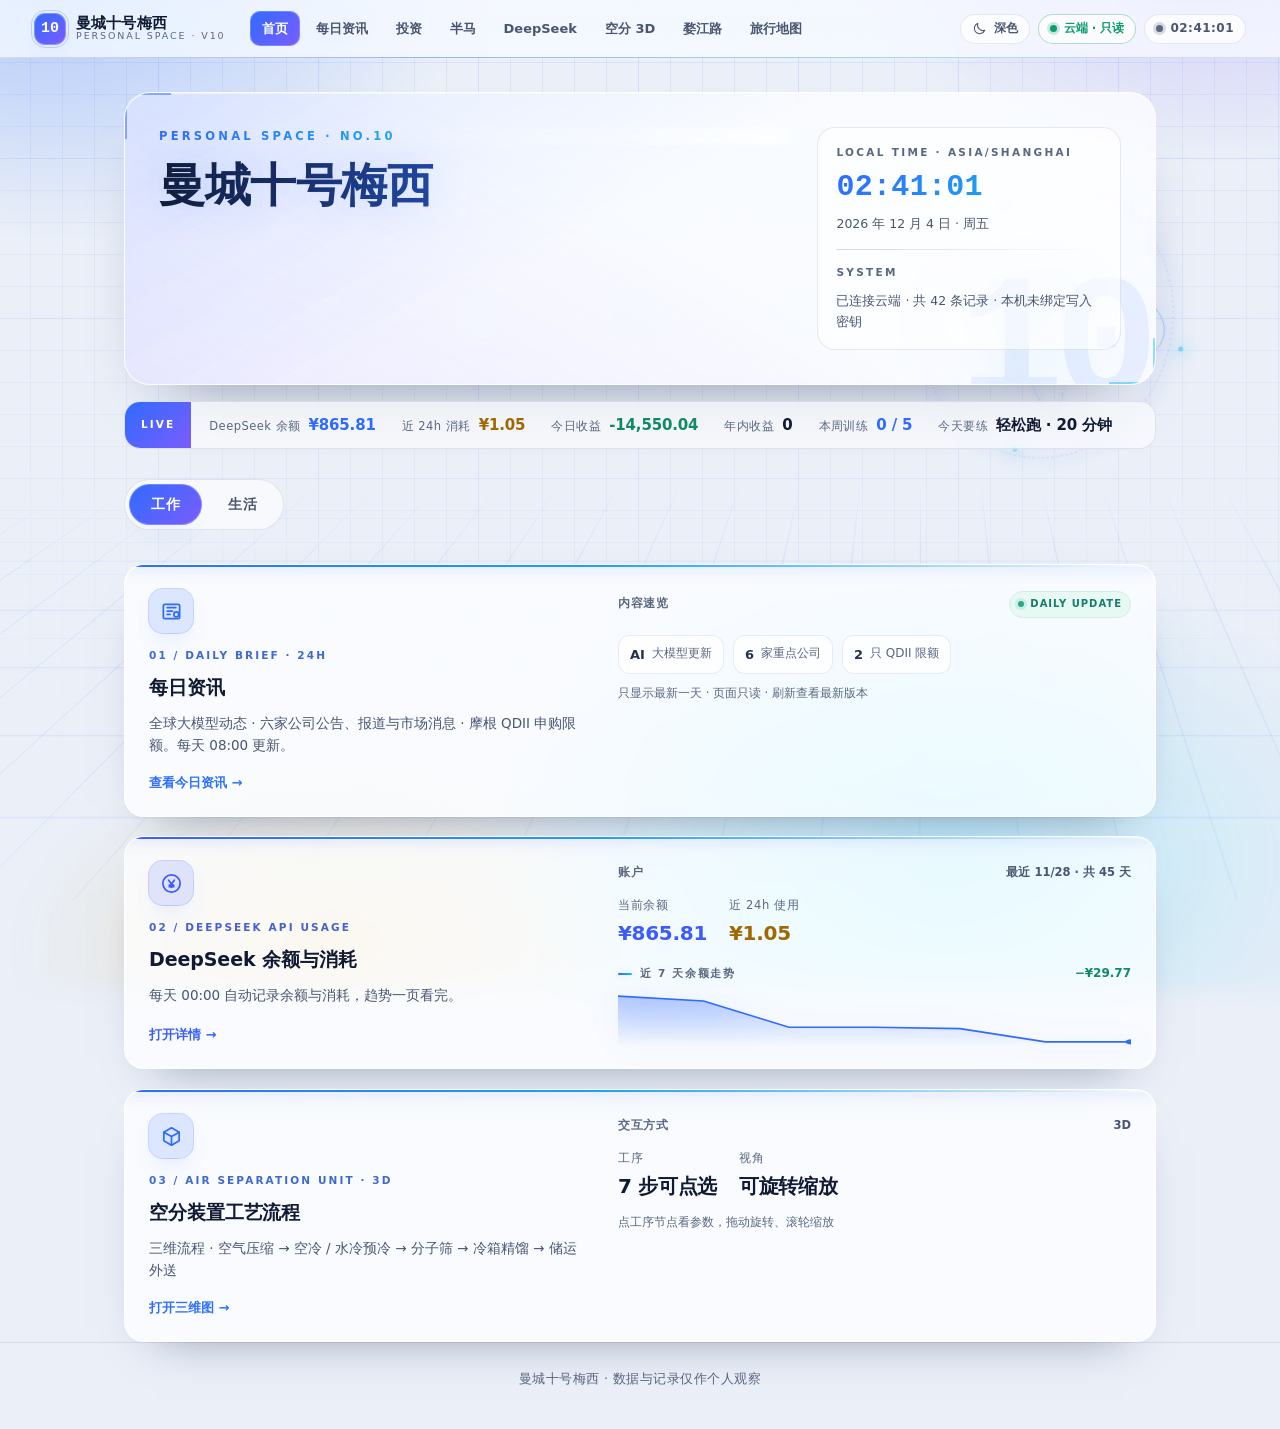
<file: index.html>
<!DOCTYPE html>
<html lang="zh-CN">
<head>
<meta charset="UTF-8">
<meta name="viewport" content="width=device-width, initial-scale=1">
<meta http-equiv="Cache-Control" content="no-cache, no-store, must-revalidate">
<meta http-equiv="Pragma" content="no-cache">
<title>曼城十号梅西</title>
<link rel="icon" href="./assets/favicon.svg">
<style>
  html,body{margin:0;height:100%;background:#05080f;color:#e8eefb;overflow:hidden;
    font:14px/1.6 system-ui,-apple-system,"Segoe UI","PingFang SC","Microsoft YaHei",sans-serif}
  body::before{
    content:"";position:fixed;inset:-2px;pointer-events:none;
    background-image:
      linear-gradient(to right,rgba(90,150,255,.10) 1px,transparent 1px),
      linear-gradient(to bottom,rgba(90,150,255,.10) 1px,transparent 1px);
    background-size:32px 32px;
    mask-image:radial-gradient(90% 70% at 50% 45%,#000 35%,transparent 100%);
    -webkit-mask-image:radial-gradient(90% 70% at 50% 45%,#000 35%,transparent 100%);
  }
  body::after{
    content:"";position:fixed;inset:-10%;pointer-events:none;
    background:
      radial-gradient(38% 34% at 20% 10%,rgba(79,140,255,.32),transparent 70%),
      radial-gradient(34% 30% at 84% 8%,rgba(160,107,255,.26),transparent 70%),
      radial-gradient(40% 34% at 66% 92%,rgba(34,211,238,.18),transparent 72%);
    filter:blur(10px);
  }
  .box{position:relative;z-index:1;height:100%;display:flex;align-items:center;justify-content:center;perspective:700px;
    flex-direction:column;gap:18px}
  .mark{width:76px;height:76px;border-radius:24px;display:grid;place-items:center;
    font:800 30px/1 ui-monospace,"SFMono-Regular",Menlo,Consolas,monospace;color:#fff;
    background:linear-gradient(140deg,#4f8cff,#a06bff);
    box-shadow:0 24px 50px -22px rgba(79,140,255,.9),inset 0 0 0 1px rgba(255,255,255,.28);
    position:relative;animation:pop .7s cubic-bezier(.22,.68,.28,1) both}
  .mark::after{content:"";position:absolute;inset:-8px;border-radius:32px;
    border:1px solid rgba(79,140,255,.45);animation:ring 2.4s ease-in-out infinite}
  .mark::before{content:"";position:absolute;inset:-20px;border:1px solid rgba(34,211,238,.6);
    border-radius:50%;transform:rotateX(68deg);box-shadow:0 0 18px rgba(34,211,238,.2);
    animation:orbit 3.6s linear infinite}
  h1{margin:0;font-size:20px;font-weight:750;letter-spacing:.02em;
    background:linear-gradient(96deg,#e8eefb,#4f8cff 60%,#a06bff);
    -webkit-background-clip:text;background-clip:text;color:transparent}
  .sub{font-size:11px;letter-spacing:.28em;color:#6b7a97;text-transform:uppercase}
  .bar{width:180px;height:3px;border-radius:99px;background:rgba(122,168,255,.18);overflow:hidden}
  .bar i{display:block;height:100%;width:40%;border-radius:99px;
    background:linear-gradient(90deg,#4f8cff,#22d3ee);
    animation:load 1.15s cubic-bezier(.5,0,.5,1) infinite}
  a{color:#7aa8ff;text-decoration:none;font-size:12.5px;border-bottom:1px solid rgba(122,168,255,.4)}
  @keyframes pop{from{opacity:0;transform:translateY(12px) scale(.94)}to{opacity:1;transform:none}}
  @keyframes ring{0%,100%{opacity:.35;transform:scale(1)}50%{opacity:.9;transform:scale(1.06)}}
  @keyframes load{0%{transform:translateX(-110%)}100%{transform:translateX(280%)}}
  @keyframes orbit{to{transform:rotateX(68deg) rotateZ(360deg)}}
  @media (prefers-reduced-motion:reduce){.mark,.mark::before,.mark::after,.bar i{animation:none}}
</style>
<script>
(function () {
  var t = Date.now ? Date.now() : new Date().getTime();
  /* 转发时保留原有查询参数（例如 ?key=绑定密钥），否则绑定会被丢掉 */
  var q = location.search ? location.search.replace(/^\?/, "") : "";
  location.replace("./home3.html?" + (q ? q + "&" : "") + "t=" + t);
})();
</script>
</head>
<body>
  <div class="box">
    <div class="mark">10</div>
    <h1>曼城十号梅西</h1>
    <div class="sub">loading workspace</div>
    <div class="bar"><i></i></div>
    <p><a href="./home3.html">如果没有自动跳转，点这里</a></p>
  </div>
</body>
</html>
</file>
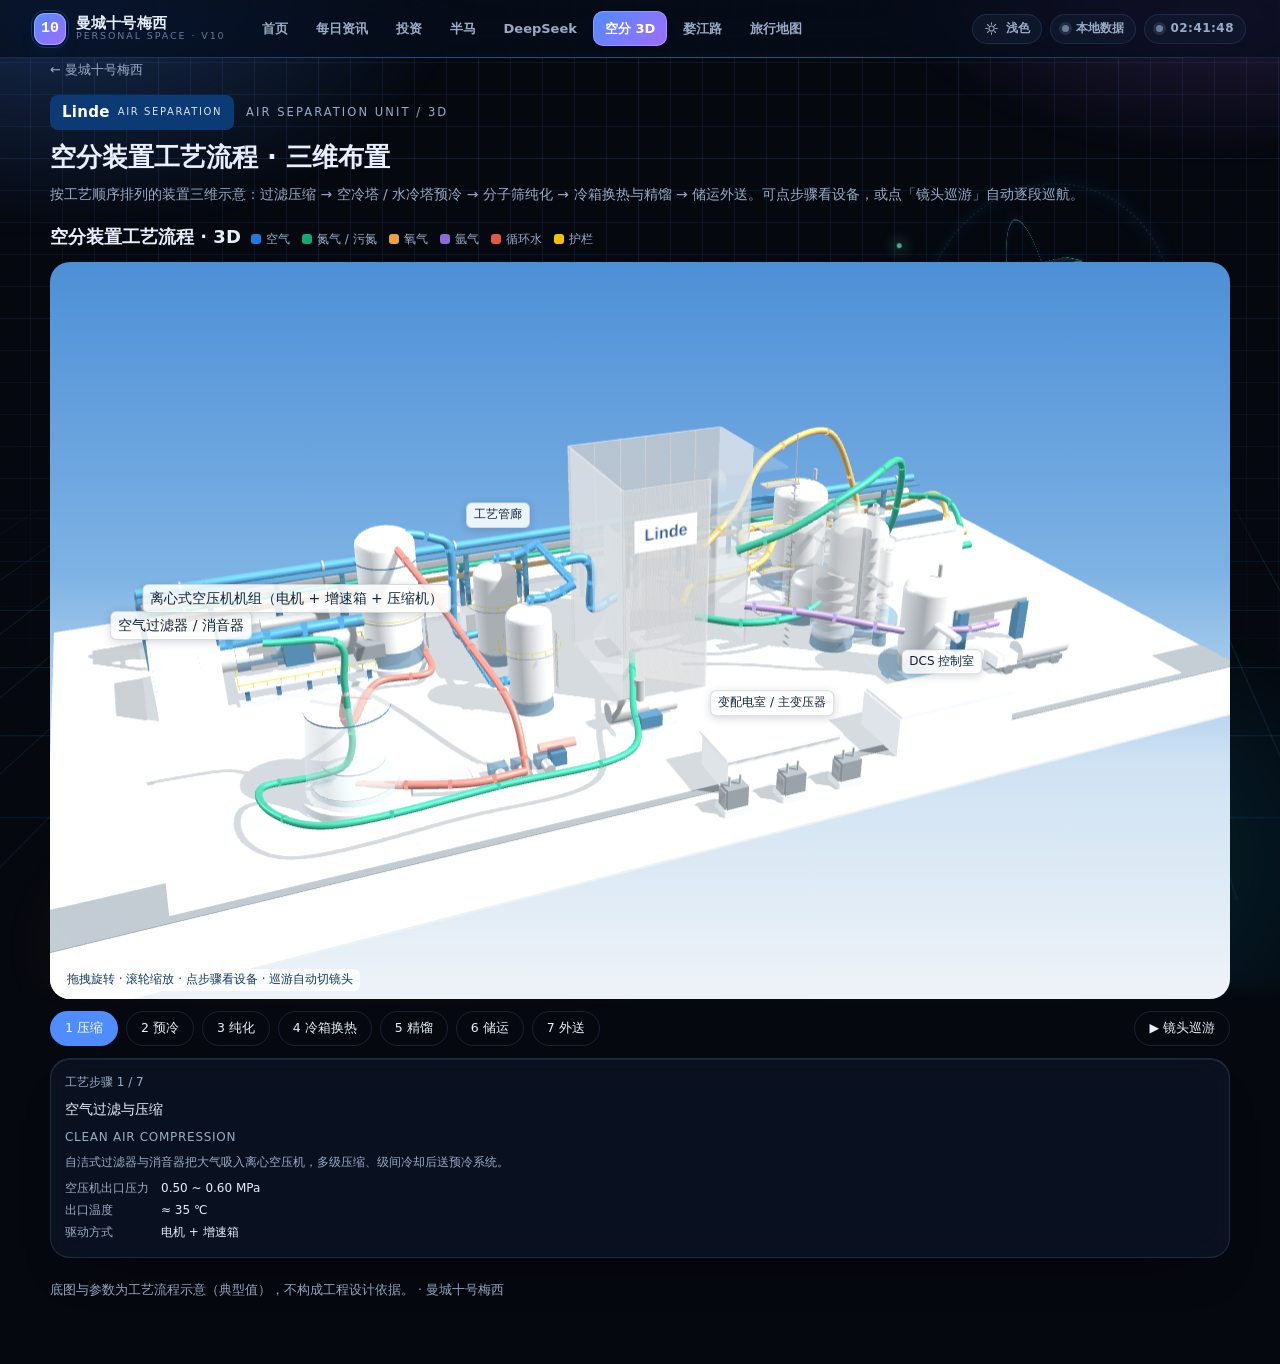
<file: asu.html>
<!DOCTYPE html>
<html lang="zh-CN" class="t-dark" data-def="dark">
<head>
<meta charset="UTF-8">
<meta name="viewport" content="width=device-width, initial-scale=1">
<meta http-equiv="Cache-Control" content="no-cache, no-store, must-revalidate">
<title>空分装置工艺流程 · 3D · 曼城十号梅西</title>
<style>
  :root{
    --background:#080b12; --foreground:#e9eff9; --card:#0e1420;
    --border:#1d2637; --muted:#131b2a; --muted-foreground:#98a7bf;
    --primary:#5b8cff; --blue:#5b8cff; --green:#2ebd85; --orange:#f0b90b;
    --purple:#a855f7; --red:#f6465d; --yellow:#f0b90b; --font-size-base:14px;
  }
  *{box-sizing:border-box}
  body{margin:0;padding:26px 18px 64px;background:
      radial-gradient(1000px 520px at 10% -14%, rgba(91,140,255,.14), transparent 62%),
      radial-gradient(880px 460px at 94% -8%, rgba(240,185,11,.08), transparent 58%),
      var(--background);
    color:var(--foreground);
    font:14px/1.65 system-ui,-apple-system,"Segoe UI","PingFang SC","Microsoft YaHei",sans-serif}
  .wrap{max-width:1180px;margin:0 auto}
  .back{display:inline-flex;align-items:center;gap:6px;color:var(--muted-foreground);text-decoration:none;font-size:13px}
  .back:hover{color:var(--foreground)}
  .head{margin:14px 0 6px}
  .head .kicker{font-size:11.5px;letter-spacing:.18em;color:var(--muted-foreground)}
  .head h1{margin:6px 0 4px;font-size:26px}
  .head p{margin:0;color:var(--muted-foreground)}
  .brandline{display:flex;align-items:center;gap:12px;flex-wrap:wrap}
  .linde{display:inline-flex;align-items:center;gap:8px;background:#0b3a75;color:#fff;
    border-radius:8px;padding:5px 12px;font-weight:650;font-size:15px;letter-spacing:.02em}
  .linde small{font-weight:500;font-size:10px;letter-spacing:.16em;opacity:.85}
  .text-small{font-size:12px}
  .text-muted{color:var(--muted-foreground)}
  .card{background:var(--card);border:1px solid var(--border);border-radius:14px;padding:14px}
  .nav-pills{display:flex;gap:8px;flex-wrap:wrap}
  .nav-link{background:transparent;border:1px solid var(--border);color:var(--foreground);border-radius:999px;
    padding:6px 14px;cursor:pointer;font:inherit;font-size:12.5px}
  .nav-link:hover{border-color:var(--primary)}
  .nav-link.active{background:var(--primary);border-color:transparent;color:#fff}
  #asu3d-root h2{font-size:18px}
  .foot{margin-top:22px;color:var(--muted-foreground);font-size:12.5px}
</style>
<link rel="stylesheet" href="./assets/tech-ui.css?v=20260927160000">
<link rel="icon" href="./assets/favicon.svg">
<script>(function(){try{var t=localStorage.getItem("tech-theme");if(t==="light"||t==="dark")document.documentElement.className="t-"+t;}catch(e){}})();</script>
</head>
<body>
<div class="wrap">
  <a class="back" href="./home3.html">&#8592; 曼城十号梅西</a>
  <div class="head">
    <div class="brandline">
      <span class="linde">Linde <small>AIR SEPARATION</small></span>
      <span class="kicker">AIR SEPARATION UNIT / 3D</span>
    </div>
    <h1>空分装置工艺流程 · 三维布置</h1>
    <p>按工艺顺序排列的装置三维示意：过滤压缩 → 空冷塔 / 水冷塔预冷 → 分子筛纯化 → 冷箱换热与精馏 → 储运外送。可点步骤看设备，或点「镜头巡游」自动逐段巡航。</p>
  </div>
  <div style="margin-top:16px">
<div id="asu3d-root">
  <style>
    #asu3d-root { position: relative; width: 100%; }
    #asu3d-root .asu-title { display: flex; flex-wrap: wrap; align-items: baseline; gap: 10px; }
    #asu3d-root .asu-title h2 { margin: 0; }
    #asu3d-root .asu-stage {
      position: relative; width: 100%; aspect-ratio: 16 / 10; min-height: 240px;
      margin: 10px 0 12px; overflow: hidden; border-radius: 10px;
      background: linear-gradient(180deg, #4d8fd6 0%, #7db2e4 42%, #cfe2f3 68%, #eef3f8 100%);
    }
    #asu3d-root canvas { display: block; width: 100%; height: 100%; touch-action: none; }
    #asu3d-root .asu-labels { position: absolute; inset: 0; pointer-events: none; }
    #asu3d-root .asu-label {
      position: absolute; transform: translate(-50%, -100%);
      padding: 2px 7px; border-radius: 6px; white-space: nowrap;
      color: #0f2338; background: rgba(255,255,255,.86); border: 1px solid rgba(15,35,56,.16);
      box-shadow: 0 2px 8px rgba(11,32,58,.18); opacity: .72; transition: opacity .15s ease;
    }
    #asu3d-root .asu-label.is-active { opacity: 1; font-weight: 500; }
    #asu3d-root .asu-hint {
      position: absolute; left: 10px; bottom: 8px; color: #12395f;
      background: rgba(255,255,255,.72); border-radius: 6px; padding: 1px 7px;
    }
    #asu3d-root .asu-legend { display: flex; flex-wrap: wrap; gap: 12px; align-items: center; }
    #asu3d-root .asu-legend span.sw { display: inline-block; width: 10px; height: 10px; border-radius: 3px; margin-right: 5px; vertical-align: -1px; }
    #asu3d-root .asu-info { display: grid; gap: 6px; }
    #asu3d-root .asu-info dl { display: grid; grid-template-columns: auto 1fr; gap: 2px 12px; margin: 0; }
    #asu3d-root .asu-info dt { color: var(--muted-foreground, #8b98ad); }
    #asu3d-root .asu-info dd { margin: 0; font-variant-numeric: tabular-nums; }
    #asu3d-root .asu-bar { display: flex; flex-wrap: wrap; gap: 8px; align-items: center; margin-top: 10px; }
    #asu3d-root .asu-tour { margin-left: auto; }
    @media (max-width: 560px) {
      #asu3d-root .asu-stage { aspect-ratio: 4 / 3; }
      #asu3d-root .asu-tour { margin-left: 0; }
      #asu3d-root .asu-label:not(.is-active) { display: none !important; }
      #asu3d-root .asu-label.is-active { max-width: 38vw; white-space: normal; text-align: center; font-size: 10px; line-height: 1.25; }
    }
  </style>

  <div class="asu-title">
    <h2>空分装置工艺流程 · 3D</h2>
    <div class="asu-legend text-small text-muted">
      <span><span class="sw" style="background:#1f7ae0"></span>空气</span>
      <span><span class="sw" style="background:#12a86f"></span>氮气 / 污氮</span>
      <span><span class="sw" style="background:#e8a33d"></span>氧气</span>
      <span><span class="sw" style="background:#8a6bd8"></span>氩气</span>
      <span><span class="sw" style="background:#e2574c"></span>循环水</span>
      <span><span class="sw" style="background:#f2c200"></span>护栏</span>
    </div>
  </div>

  <div class="asu-stage">
    <canvas id="asu3d-canvas" role="img"
      aria-label="空分装置三维流程：空气过滤压缩、空冷塔和水冷塔预冷、分子筛纯化、净化空气进入冷箱主换热与膨胀制冷、精馏、低温储存与汽化、产品压缩外送"></canvas>
    <div class="asu-labels" id="asu3d-labels"></div>
    <div class="asu-hint text-small">拖拽旋转 · 滚轮缩放 · 点步骤看设备 · 巡游自动切镜头</div>
  </div>

  <div class="asu-bar">
    <div class="nav nav-pills" role="tablist" aria-label="工艺步骤" id="asu3d-steps" style="flex:1 1 auto"></div>
    <button class="nav-link asu-tour" id="asu3d-tour" type="button" aria-pressed="false">▶ 镜头巡游</button>
  </div>

  <div class="card" style="margin-top:12px">
    <div class="asu-info">
      <div class="text-small text-muted" id="asu3d-step-no">工艺步骤 1 / 7</div>
      <div id="asu3d-step-name" style="font-weight:500">空气过滤与压缩</div>
      <div class="text-small" id="asu3d-step-en" style="color:var(--muted-foreground,#8b98ad);letter-spacing:.06em"></div>
      <div class="text-small" id="asu3d-step-desc" style="color:var(--muted-foreground,#8b98ad)"></div>
      <dl class="text-small" id="asu3d-step-params"></dl>
    </div>
  </div>

  <script src="./assets/three.min.js"></script>
  <script>
  (function () {
    var root = document.getElementById('asu3d-root');
    if (!root) return;
    var canvas = root.querySelector('#asu3d-canvas');
    var labelsEl = root.querySelector('#asu3d-labels');
    var stepsEl = root.querySelector('#asu3d-steps');
    var tourBtn = root.querySelector('#asu3d-tour');
    var noEl = root.querySelector('#asu3d-step-no');
    var nameEl = root.querySelector('#asu3d-step-name');
    var enEl = root.querySelector('#asu3d-step-en');
    var descEl = root.querySelector('#asu3d-step-desc');
    var paramsEl = root.querySelector('#asu3d-step-params');

    var STEPS = [
      { label: '1 压缩', name: '空气过滤与压缩', en: 'CLEAN AIR COMPRESSION',
        desc: '自洁式过滤器与消音器把大气吸入离心空压机，多级压缩、级间冷却后送预冷系统。',
        params: [['空压机出口压力', '0.50 ~ 0.60 MPa'], ['出口温度', '≈ 35 ℃'], ['驱动方式', '电机 + 增速箱']] },
      { label: '2 预冷', name: '空冷塔 + 水冷塔', en: 'AIR COOLING & WATER COOLING TOWERS',
        desc: '压缩空气从空冷塔下部进入，与塔内喷淋水直接接触降温、洗涤；升温后的循环水进入水冷塔，与冷箱返流污氮逆流接触降温，再由循环水泵送回空冷塔。空冷塔顶部空气进入分子筛。',
        params: [['设备组成', '空冷塔 + 水冷塔 + 循环水泵'], ['空气路径', '空压机 → 空冷塔 → 分子筛'], ['水冷却介质', '冷箱返流污氮']] },
      { label: '3 纯化', name: '分子筛纯化', en: 'MOLECULAR SIEVE PURIFICATION',
        desc: '两只吸附器一用一再生，脱除水分、CO₂ 与乙炔等碳氢化合物，备用再生气电加热器。',
        params: [['吸附压力', '≈ 0.55 MPa'], ['切换周期', '约 4 h'], ['出口 CO₂', '< 1 ppm']] },
      { label: '4 冷箱换热', name: '冷箱主换热与膨胀制冷', en: 'COLD BOX / MAIN HEAT EXCHANGE & EXPANSION',
        desc: '分子筛净化后的空气进入冷箱，在板翅式主换热器内与返流气体换热降温；透平膨胀机提供精馏所需冷量。',
        params: [['主换热出口', '约 −170 ℃'], ['膨胀机进口', '−100 ~ −140 ℃'], ['冷量', '平衡装置冷损']] },
      { label: '5 精馏', name: '冷箱内精馏分离', en: 'DISTILLATION IN COLD BOX',
        desc: '冷箱内下塔初步分离、主冷提供回流液，上塔完成氧氮分离；中压气抽出送至氩系统。',
        params: [['下塔压力', '≈ 0.50 MPa'], ['上塔压力', '≈ 0.13 MPa'], ['氧纯度', '99.6 % O₂'], ['氮纯度', 'O₂ ≤ 10 ppm']] },
      { label: '6 储运', name: '低温储存与汽化', en: 'STORAGE & VAPORIZATION',
        desc: '液氧、液氮、液氩分别进入对应低温储罐；液氧可经水浴汽化后接入氧压机，液氩由低温泵送至槽车充装。',
        params: [['储罐', 'LOX / LIN / LAR 分罐存放'], ['液氧汽化', 'LOX 罐 → 水浴汽化器'], ['液氩装车', '低温泵 → 槽车']] },
      { label: '7 外送', name: '产品压缩与外送', en: 'PRODUCT COMPRESSION & DELIVERY',
        desc: '冷箱气氧、气氮分别进入氧压机和氮压机升压后并入产品管网；汽化后的液氧也可接入氧气外送线。',
        params: [['氧气管网', '1.6 ~ 3.0 MPa'], ['氮气管网', '0.8 ~ 2.5 MPa'], ['充装', '低温泵 + 槽车']] }
    ];

    /* 每个工序的镜头预设：目标点、方位角、俯仰角、距离 */
    var SHOTS = [
      { t: [-58, 12, -22], a: -0.44, p: 0.40, r: 138 },
      { t: [-37, 12, 4], a: -0.42, p: 0.42, r: 164 },
      { t: [-4, 16, 0], a: -0.36, p: 0.40, r: 140 },
      { t: [16, 17, 8], a: -0.48, p: 0.38, r: 136 },
      { t: [34, 24, 4], a: -0.54, p: 0.30, r: 134 },
      { t: [82, 15, 6], a: -0.46, p: 0.40, r: 176 },
      { t: [120, 13, -12], a: -0.48, p: 0.40, r: 158 }
    ];
    var OVERVIEW = { t: [28, 8, -2], a: -0.40, p: 0.44, r: 0 };

    function cssVar(n, f) {
      var v = getComputedStyle(root).getPropertyValue(n);
      return (v && v.trim()) || f;
    }

    function start() {
      if (!window.THREE) { setTimeout(start, 120); return; }
      var THREE = window.THREE;

      /* ---------- 渲染器：白天风格，透明背景透出 CSS 天空 ---------- */
      var renderer = new THREE.WebGLRenderer({ canvas: canvas, antialias: true, alpha: true });
      renderer.setPixelRatio(Math.min(window.devicePixelRatio || 1, 2));
      renderer.outputEncoding = THREE.sRGBEncoding;
      renderer.shadowMap.enabled = true;
      renderer.shadowMap.type = THREE.PCFSoftShadowMap;

      var scene = new THREE.Scene();
      var camera = new THREE.PerspectiveCamera(34, 1, 0.5, 2400);
      var view = { t: new THREE.Vector3(28, 8, -2), a: OVERVIEW.a, p: OVERVIEW.p, r: 260, rFit: true };

      /* 环境反射：淡蓝天空 + 浅色地面 */
      var cvs = document.createElement('canvas');
      cvs.width = 8; cvs.height = 64;
      var cx2 = cvs.getContext('2d');
      var grad = cx2.createLinearGradient(0, 0, 0, 64);
      grad.addColorStop(0, '#6ba8e0');
      grad.addColorStop(0.55, '#dce9f5');
      grad.addColorStop(1, '#b9c3cc');
      cx2.fillStyle = grad; cx2.fillRect(0, 0, 8, 64);
      var envTex = new THREE.CanvasTexture(cvs);
      envTex.mapping = THREE.EquirectangularReflectionMapping;
      scene.environment = envTex;

      scene.add(new THREE.HemisphereLight(0xffffff, 0xb8c4cf, 0.72));
      var sun = new THREE.DirectionalLight(0xfff6e8, 1.5);
      sun.position.set(140, 200, 110);
      sun.castShadow = true;
      sun.shadow.mapSize.set(2048, 2048);
      var sc = sun.shadow.camera;
      sc.left = -180; sc.right = 180; sc.top = 160; sc.bottom = -160; sc.near = 20; sc.far = 700;
      scene.add(sun);
      var fill = new THREE.DirectionalLight(0xdfeaf5, 0.45);
      fill.position.set(-150, 90, -140);
      scene.add(fill);

      /* ---------- 材质 ---------- */
      function M(hex, o) {
        o = o || {};
        return new THREE.MeshStandardMaterial({
          color: new THREE.Color(hex),
          metalness: o.m === undefined ? 0.25 : o.m,
          roughness: o.r === undefined ? 0.55 : o.r,
          transparent: o.op !== undefined, opacity: o.op === undefined ? 1 : o.op,
          side: o.side || THREE.FrontSide, emissive: new THREE.Color(0x000000)
        });
      }
      var CFG = {
        clad: M(0xf2f5f8, { m: 0.15, r: 0.62 }),        /* 冷箱彩钢外壁 */
        insul: M(0xe8edf2, { m: 0.30, r: 0.34 }),       /* 保温设备/管道 */
        steel: M(0xcfd6de, { m: 0.55, r: 0.38 }),       /* 不锈钢 */
        blue: M(0x1c4f86, { m: 0.35, r: 0.52 }),        /* 结构蓝 */
        blueDeep: M(0x163d69, { m: 0.35, r: 0.55 }),
        rail: M(0xf2c200, { m: 0.25, r: 0.50 }),        /* 黄色护栏 */
        concrete: M(0xc4cbd3, { m: 0.02, r: 0.94 }),
        apron: M(0xb0b8c1, { m: 0.02, r: 0.96 }),
        dark: M(0x6f7b88, { m: 0.45, r: 0.55 }),
        water: M(0x7fc4e8, { m: 0.1, r: 0.22, op: 0.72 }),
        glass: M(0x9fd0ee, { m: 0.1, r: 0.12, op: 0.5 }),
        vapor: M(0xffffff, { m: 0, r: 1, op: 0.30 }),
        air: M(0x1f7ae0, { m: 0.4, r: 0.45 }),
        n2: M(0x12a86f, { m: 0.4, r: 0.45 }),
        o2: M(0xe8a33d, { m: 0.4, r: 0.45 }),
        ar: M(0x8a6bd8, { m: 0.4, r: 0.45 }),
        cw: M(0xe2574c, { m: 0.4, r: 0.45 })
      };
      var MEDIA = { air: 0x1f7ae0, n2: 0x12a86f, o2: 0xe8a33d, ar: 0x8a6bd8, cw: 0xe2574c };

      var world = new THREE.Group();
      scene.add(world);
      var dimmable = [];
      var labels = [];
      var bubbles = [];
      var vapors = [];

      function tag(o, step) {
        o.userData.step = step;
        o.userData.baseOpacity = o.material && o.material.opacity !== undefined ? o.material.opacity : 1;
        dimmable.push(o);
        return o;
      }
      function add(parent, o, x, y, z, rx, ry, rz) {
        o.position.set(x || 0, y || 0, z || 0);
        if (rx) o.rotation.x = rx;
        if (ry) o.rotation.y = ry;
        if (rz) o.rotation.z = rz;
        o.castShadow = true; o.receiveShadow = true;
        parent.add(o);
        return o;
      }
      function box(w, h, d, m) { return new THREE.Mesh(new THREE.BoxGeometry(w, h, d), m); }
      function cyl(rt, rb, h, m, seg) { return new THREE.Mesh(new THREE.CylinderGeometry(rt, rb, h, seg || 22, 1, false), m); }
      function dome(r, m) { var s = new THREE.Mesh(new THREE.SphereGeometry(r, 22, 12), m); s.scale.y = 0.5; return s; }
      function ring(rt, rb, h, m, seg) { return new THREE.Mesh(new THREE.CylinderGeometry(rt, rb, h, seg || 26, 1, true), m); }
      function label(text, x, y, z, step, small) {
        var el = document.createElement('div');
        el.className = 'asu-label' + (small ? ' text-small' : '');
        el.textContent = text;
        labelsEl.appendChild(el);
        labels.push({ el: el, pos: new THREE.Vector3(x, y, z), step: step });
      }

      /* 平台 + 黄色护栏 */
      function platform(g, w, d, y, m) {
        add(g, box(w, 0.5, d, m || CFG.concrete), 0, y, 0);
        var hw = w / 2 - 0.4, hd = d / 2 - 0.4, posts = Math.max(6, Math.round(w / 3));
        for (var i = 0; i < posts; i++) {
          var px = -hw + (2 * hw) * i / (posts - 1);
          add(g, box(0.14, 1.3, 0.14, CFG.rail), px, y + 0.9, hd);
          add(g, box(0.14, 1.3, 0.14, CFG.rail), px, y + 0.9, -hd);
        }
        var pd = Math.max(3, Math.round(d / 3));
        for (var k = 0; k < pd; k++) {
          var pz = -hd + (2 * hd) * k / (pd - 1);
          add(g, box(0.14, 1.3, 0.14, CFG.rail), hw, y + 0.9, pz);
          add(g, box(0.14, 1.3, 0.14, CFG.rail), -hw, y + 0.9, pz);
        }
        add(g, box(w, 0.12, 0.12, CFG.rail), 0, y + 1.5, hd);
        add(g, box(w, 0.12, 0.12, CFG.rail), 0, y + 1.5, -hd);
        add(g, box(0.12, 0.12, d, CFG.rail), hw, y + 1.5, 0);
        add(g, box(0.12, 0.12, d, CFG.rail), -hw, y + 1.5, 0);
      }

      /* 立式塔器：裙座 + 筒体 + 上下封头 + 平台 + 直梯 */
      function vessel(step, x, z, r, h, m, name, labelY) {
        var g = new THREE.Group(); g.position.set(x, 0, z); world.add(g);
        add(g, cyl(r * 0.92, r * 0.98, 4, CFG.blueDeep), 0, 2, 0);
        add(g, cyl(r, r, h, m), 0, 4 + h / 2, 0);
        add(g, dome(r, m), 0, 4 + h, 0);
        add(g, dome(r, m), 0, 4, 0, Math.PI, 0, 0);
        var py = 4 + h * 0.62;
        add(g, ring(r + 1.9, r + 1.9, 0.22, CFG.steel, 28), 0, py, 0);
        for (var i = 0; i < 14; i++) {
          var a = i / 14 * Math.PI * 2;
          add(g, box(0.13, 1.2, 0.13, CFG.rail), Math.cos(a) * (r + 1.8), py + 0.75, Math.sin(a) * (r + 1.8));
        }
        add(g, ring(r + 1.8, r + 1.8, 0.1, CFG.rail, 28), 0, py + 1.38, 0);
        add(g, box(0.14, h * 0.75, 0.14, CFG.steel), r + 0.9, 4 + h * 0.38, 0);
        add(g, box(0.14, h * 0.75, 0.14, CFG.steel), r + 0.9, 4 + h * 0.38, 1.0);
        g.traverse(function (o) { if (o.isMesh) tag(o, step); });
        if (name) label(name, x, labelY || (4 + h + r + 6), z, step);
        return g;
      }

      /* ---------- 场地：浅色混凝土场坪 + 道路 ---------- */
      var apron = new THREE.Mesh(new THREE.BoxGeometry(268, 0.5, 150), CFG.apron);
      apron.position.set(28, -0.25, 0); apron.receiveShadow = true; scene.add(apron);
      var pad = new THREE.Mesh(new THREE.BoxGeometry(232, 0.4, 112), CFG.concrete);
      pad.position.set(30, 0.05, 0); pad.receiveShadow = true; scene.add(pad);
      var road = new THREE.Mesh(new THREE.BoxGeometry(268, 0.5, 12), CFG.dark);
      road.position.set(28, -0.1, 52); road.receiveShadow = true; scene.add(road);
      for (var rx = -80; rx <= 134; rx += 14) {
        var mark = new THREE.Mesh(new THREE.BoxGeometry(6, 0.52, 0.55), M(0xf0f2f5));
        mark.position.set(rx, -0.05, 52); scene.add(mark);
      }

      /* ---------- 1 进气过滤 + 空压机机组 ---------- */
      (function () {
        var g = new THREE.Group(); g.position.set(-76, 0, -24); world.add(g);
        add(g, box(15, 13, 17, CFG.clad), 0, 6.5, 0);
        for (var i = 0; i < 7; i++) add(g, box(0.5, 11, 0.5, CFG.blue), -7.2, 6.5, -7 + i * 2.3);
        add(g, cyl(3.2, 3.2, 14, CFG.insul, 22), 10, 9, 0, 0, 0, Math.PI / 2);
        add(g, box(6, 6, 6, CFG.steel), 17, 9, 0);
        add(g, cyl(2.2, 2.2, 10, CFG.steel, 20), 24, 9, 0, 0, 0, Math.PI / 2);
        g.traverse(function (o) { if (o.isMesh) tag(o, 0); });
        label('空气过滤器 / 消音器', -76, 15, -24, 0);

        var c = new THREE.Group(); c.position.set(-50, 0, -24); world.add(c);
        add(c, box(32, 1.2, 18, CFG.concrete), 0, 0.8, 0);
        platform(c, 32, 18, 4.2);
        for (var px = -14; px <= 14; px += 7) add(c, box(1.0, 4.0, 1.0, CFG.blue), px, 2.1, 8);
        add(c, cyl(3.2, 3.2, 12, CFG.blueDeep, 24), -9, 8.4, 0, 0, 0, Math.PI / 2);
        add(c, box(6.5, 5.6, 6.5, CFG.blue), -1, 8.4, 0);
        add(c, cyl(3.8, 3.8, 10, CFG.steel, 26), 8, 8.6, 0, 0, 0, Math.PI / 2);
        add(c, box(7, 3.4, 4, CFG.dark), 15, 7.4, 5);
        add(c, cyl(1.6, 1.6, 16, CFG.steel, 18), 0, 13, -6, 0, 0, Math.PI / 2);
        c.traverse(function (o) { if (o.isMesh) tag(o, 0); });
        label('离心式空压机机组（电机 + 增速箱 + 压缩机）', -50, 17, -24, 0);
      })();

      /* ---------- 2 空冷塔 + 水冷塔预冷系统 ---------- */
      (function () {
        /* 压缩空气在空冷塔内自下而上，与自上而下的喷淋水直接接触。 */
        var at = new THREE.Group(); at.position.set(-28, 0, -24); world.add(at);
        add(at, cyl(8.5, 8.5, 1.8, CFG.concrete, 30), 0, 0.9, 0);
        add(at, cyl(7.0, 7.4, 4, CFG.blueDeep, 28), 0, 3.8, 0);
        add(at, cyl(7.0, 7.0, 26, CFG.clad, 30), 0, 18.8, 0);
        add(at, dome(7.0, CFG.clad), 0, 31.8, 0);
        add(at, ring(8.4, 8.4, 0.24, CFG.steel, 30), 0, 14, 0);
        add(at, ring(8.4, 8.4, 0.12, CFG.rail, 30), 0, 14.8, 0);
        add(at, ring(7.5, 7.5, 0.3, CFG.blue, 30), 0, 28, 0);
        /* 顶部布水环和喷淋支管 */
        add(at, ring(5.2, 5.2, 0.42, CFG.cw, 28), 0, 28.8, 0);
        for (var aj = 0; aj < 8; aj++) {
          var aa = aj / 8 * Math.PI * 2;
          add(at, cyl(0.28, 0.28, 4.8, CFG.cw, 10), Math.cos(aa) * 5.2, 28.8, Math.sin(aa) * 5.2, Math.PI / 2, 0, aa);
        }
        add(at, box(0.15, 22, 0.15, CFG.steel), 8, 14, 0);
        add(at, box(0.15, 22, 0.15, CFG.steel), 8, 14, 1.2);
        at.traverse(function (o) { if (o.isMesh) tag(o, 1); });
        label('空冷塔', -28, 42, -24, 1);

        /* 水冷塔由冷箱返流污氮自下而上冷却循环水；塔顶排出湿污氮。 */
        var wt = new THREE.Group(); wt.position.set(-48, 0, 30); world.add(wt);
        add(wt, cyl(11.5, 11.5, 2.2, CFG.concrete, 30), 0, 1.1, 0);
        add(wt, cyl(8.2, 10.2, 18, M(0xdceaf0, { m: 0.08, r: 0.6, op: 0.42 }), 30), 0, 11.2, 0);
        add(wt, cyl(8.5, 8.5, 1.5, CFG.water), 0, 2.65, 0);
        add(wt, ring(8.5, 8.5, 0.3, CFG.blue, 30), 0, 20.4, 0);
        /* 填料层、顶部布水环和除沫层；用剖透外壳显示气液接触段。 */
        for (var wi = 0; wi < 3; wi++) {
          add(wt, ring(6.4, 6.4, 0.32, wi === 1 ? CFG.cw : CFG.steel, 28), 0, 8.2 + wi * 3.5, 0);
        }
        add(wt, ring(5.8, 5.8, 0.36, CFG.cw, 28), 0, 19.1, 0);
        for (var ws = 0; ws < 6; ws++) {
          var wa = ws / 6 * Math.PI * 2;
          add(wt, cyl(0.22, 0.22, 5.6, CFG.cw, 8), Math.cos(wa) * 5.8, 19.1, Math.sin(wa) * 5.8, Math.PI / 2, 0, wa);
        }
        add(wt, cyl(0.55, 0.75, 2.8, CFG.steel, 16), 0, 24.3, 0);
        add(wt, ring(9.0, 9.0, 0.18, CFG.steel, 30), 0, 4, 0);
        wt.traverse(function (o) { if (o.isMesh) tag(o, 1); });
        label('水冷塔（污氮冷却循环水）', -48, 31, 30, 1);

        var p = new THREE.Group(); p.position.set(-15, 0, 34); world.add(p);
        add(p, box(20, 0.7, 12, CFG.concrete), 0, 0.35, 2);
        for (var q = 0; q < 3; q++) {
          add(p, box(3.8, 2.4, 2.8, CFG.blueDeep), -5 + q * 5, 2.1, 2);
          add(p, cyl(1.15, 1.15, 3.2, CFG.steel, 18), -5 + q * 5, 2.1, 4.7, Math.PI / 2, 0, 0);
        }
        add(p, box(3.4, 3.2, 2.8, CFG.blue), 8, 2.3, 2);
        add(p, cyl(1.0, 1.0, 8, CFG.cw, 18), 8, 5.1, 2, 0, 0, Math.PI / 2);
        p.traverse(function (o) { if (o.isMesh) tag(o, 1); });
        label('预冷循环水泵组', -15, 9, 36, 1, true);
      })();

      /* ---------- 3 分子筛 ---------- */
      vessel(2, -4, -16, 5.2, 19, CFG.insul, '分子筛吸附器 A / B', 32);
      vessel(2, -4, 10, 5.2, 19, CFG.insul, null);
      (function () {
        var g = new THREE.Group(); g.position.set(-4, 0, -34); world.add(g);
        add(g, box(8, 6, 6, CFG.clad), 0, 3, 0);
        add(g, cyl(1.5, 1.5, 10, CFG.steel, 16), 5, 8, 0, 0, 0, Math.PI / 2);
        g.traverse(function (o) { if (o.isMesh) tag(o, 2); });
        label('再生气电加热器', -4, 9, -34, 2, true);
      })();

      /* ---------- 4/5 冷箱（剖切） ---------- */
      (function () {
        var cx = 36, cz = 0, W = 40, D = 34, H = 52;
        var walls = new THREE.Group(); walls.position.set(cx, 0, cz); world.add(walls);
        var shell = new THREE.MeshStandardMaterial({
        color: new THREE.Color(0xf4f7fa), metalness: 0.14, roughness: 0.6,
        transparent: true, opacity: 0.50, side: THREE.DoubleSide
        });
        function panel(w, h, d, x, y, z, m) {
          var p = new THREE.Mesh(new THREE.BoxGeometry(w, h, d), m || shell);
          p.position.set(x, y, z); p.castShadow = true; p.receiveShadow = true;
          p.userData.noDim = true; walls.add(p); return p;
        }
        panel(W, H, 0.6, 0, H / 2, -D / 2);
        panel(0.6, H, D, -W / 2, H / 2, 0);
        panel(0.6, H, D * 0.5, W / 2, H / 2, -D * 0.25);
        panel(W * 0.52, H, 0.6, -W * 0.24, H / 2, D / 2);
        var roof = panel(W, 0.6, D, 0, H, 0, new THREE.MeshStandardMaterial({
          color: new THREE.Color(0xeef2f6), metalness: 0.2, roughness: 0.5, transparent: true, opacity: 0.12, side: THREE.DoubleSide
        }));
        /* 竖向板缝 */
        for (var i = 1; i < 6; i++) panel(0.35, H, 0.35, -W / 2 + i * (W / 6), H / 2, -D / 2, M(0xdbe2e9, { m: 0.2, r: 0.6 }));
        /* 外部楼梯 + 各层平台（视频里的冷箱外观） */
        for (var lv = 1; lv <= 4; lv++) {
          var y = lv * 11;
          add(walls, box(9, 0.35, 3.4, CFG.steel), W / 2 + 4.4, y, 6);
          add(walls, box(0.14, 1.2, 0.14, CFG.rail), W / 2 + 8.6, y + 0.8, 7.4);
          add(walls, box(0.14, 1.2, 0.14, CFG.rail), W / 2 + 0.4, y + 0.8, 7.4);
          add(walls, box(9, 0.1, 0.1, CFG.rail), W / 2 + 4.5, y + 1.4, 7.4);
          add(walls, box(0.2, 12, 0.2, CFG.steel), W / 2 + 8.6, y + 5.5, 6);
        }
        for (var st = 0; st < 22; st++) {
          add(walls, box(0.5, 0.12, 2.6, CFG.steel), W / 2 + 8.6 - st * 0.02, 1 + st * 2, 6 + Math.sin(st) * 0.6, 0, 0, 0);
        }
        label('冷箱（彩钢板外壳 / 剖切）', cx, H + 8, cz, 4);

        /* 箱内：主换热器板束、上下塔（带塔板）、主冷、氩塔 */
        var inner = new THREE.Group(); inner.position.set(cx, 0, cz); world.add(inner);
        var hx = new THREE.Group(); hx.position.set(-12, 0, -7); inner.add(hx);
        for (var p2 = 0; p2 < 8; p2++) add(hx, box(1.0, 30, 7, CFG.insul), 0, 17, -3.5 + p2);
        add(hx, box(9, 1.0, 8, CFG.steel), 0, 2.2, 0);
        hx.traverse(function (o) { if (o.isMesh) tag(o, 3); });
        label('板翅式主换热器', cx - 12, 37, cz - 7, 3);

        var towerShell = M(0xeef2f6, { m: 0.25, r: 0.40, op: 0.44 });   /* 半透明塔壳：能看到塔板 */
        function column(x, z, r, h, step, name, trayColor) {
          var g = new THREE.Group(); g.position.set(x, 0, z); inner.add(g);
          add(g, cyl(r, r, h, towerShell, 30), 0, 4 + h / 2, 0);
          add(g, dome(r, towerShell), 0, 4 + h, 0);
          add(g, dome(r, towerShell), 0, 4, 0, Math.PI, 0, 0);
          add(g, cyl(r * 0.9, r * 0.98, 4, CFG.blueDeep, 24), 0, 2, 0);
          /* 剖切可见的塔板 */
          for (var t = 1; t <= Math.round(h / 3.2); t++) {
            add(g, cyl(r * 0.86, r * 0.86, 0.18, trayColor || CFG.steel, 24), 0, 4 + t * 3.2, 0);
          }
          g.traverse(function (o) { if (o.isMesh) tag(o, step); });
          if (name) label(name, x, 4 + h + r + 5, z, step, true);
          return g;
        }
        column(cx + 4, cz - 7, 5.0, 22, 4, '精馏下塔');
        column(cx + 4, cz + 9, 5.6, 32, 4, '精馏上塔');
        column(cx + 15, cz + 8, 2.2, 30, 4, '粗氩塔');
        column(cx + 15, cz + 14, 1.8, 22, 4, '精氩塔');
        var mc = new THREE.Group(); mc.position.set(cx + 4, 0, cz + 1); inner.add(mc);
        add(mc, cyl(6.8, 6.8, 6.5, CFG.insul, 30), 0, 11, 0);
        add(mc, dome(6.8, CFG.insul), 0, 14.2, 0);
        mc.traverse(function (o) { if (o.isMesh) tag(o, 4); });
        label('冷凝蒸发器（主冷）', cx + 4, 22, cz + 1, 4, true);

        /* 箱外：透平膨胀机 / 增压机机组 */
        var ex = new THREE.Group(); ex.position.set(cx - 20, 0, 26); world.add(ex);
        add(ex, box(15, 1.2, 9, CFG.concrete), 0, 0.7, 0);
        add(ex, cyl(2.4, 2.4, 9, CFG.steel, 22), -3, 3.8, 0, 0, 0, Math.PI / 2);
        add(ex, cyl(2.0, 2.0, 7, CFG.insul, 20), 5, 3.8, 0, 0, 0, Math.PI / 2);
        add(ex, box(5, 2.8, 3.2, CFG.blue), 1, 2.4, 3.4);
        add(ex, cyl(1.2, 1.2, 6, CFG.steel, 16), 0, 8, 0);
        ex.traverse(function (o) { if (o.isMesh) tag(o, 3); });
        label('透平膨胀机 / 增压机', cx - 20, 11, 26, 3);
      })();

      /* ---------- 冷箱标识：本地字样兜底，网络可达时替换为官方图像 ---------- */
      function lindeFallbackTexture() {
        var canvas = document.createElement('canvas');
        canvas.width = 512; canvas.height = 256;
        var ctx = canvas.getContext('2d');
        ctx.fillStyle = '#fff'; ctx.fillRect(0, 0, 512, 256);
        ctx.fillStyle = '#0757a0';
        ctx.font = 'bold 132px Arial, sans-serif';
        ctx.textAlign = 'center'; ctx.textBaseline = 'middle';
        ctx.fillText('Linde', 256, 132);
        var tex = new THREE.CanvasTexture(canvas);
        tex.encoding = THREE.sRGBEncoding;
        return tex;
      }
      var lindeMat = new THREE.MeshBasicMaterial({ map: lindeFallbackTexture(), transparent: true });
      new THREE.TextureLoader().load(
        'https://upload.wikimedia.org/wikipedia/commons/6/6f/Linde_plc_logo.png',
        function (tex) {
          tex.encoding = THREE.sRGBEncoding;
          lindeMat.map.dispose();
          lindeMat.map = tex;
          lindeMat.needsUpdate = true;
        },
        undefined,
        function () { /* 离线时保留冷箱上的本地字样。 */ }
      );
      function lindePlate(x, y, z, w, h, ry) {
        var p = new THREE.Mesh(new THREE.PlaneGeometry(w, h), lindeMat);
        p.position.set(x, y, z);
        if (ry) p.rotation.y = ry;
        p.userData.noDim = true;
        world.add(p);
        return p;
      }
      lindePlate(26, 41, 17.42, 15, 7.5, 0);

      /* ---------- 6 储罐 / 汽化器 / 充装 ---------- */
      (function () {
        function cryo(step, x, z, r, h, name) {
          var g = new THREE.Group(); g.position.set(x, 0, z); world.add(g);
          add(g, box((r + 4) * 2, 1.0, (r + 4) * 2, CFG.concrete), 0, 0.5, 0);
          add(g, cyl(r + 4.2, r + 4.2, 1.8, CFG.blueDeep, 30), 0, 1.4, 0, 0, 0, 0).material = M(0x2c5f92, { m: 0.3, r: 0.6 });
          add(g, cyl(r * 0.95, r * 0.95, 4, CFG.steel), 0, 3.9, 0);
          add(g, cyl(r, r, h, CFG.insul), 0, 5.9 + h / 2, 0);
          add(g, dome(r, CFG.insul), 0, 5.9 + h, 0);
          add(g, dome(r, CFG.insul), 0, 5.9, 0, Math.PI, 0, 0);
          add(g, cyl(0.5, 0.5, 3, CFG.steel, 12), r * 0.55, 5.9 + h + r * 0.5 + 1.4, 0);
          add(g, cyl(1.0, 1.0, 12, CFG.insul, 16), 0, 5.9 + h * 0.55, r + 1.6, Math.PI / 2, 0, 0);
          add(g, box(0.16, h * 0.6, 0.16, CFG.steel), r + 1.3, 5.9 + h * 0.35, 0);
          g.traverse(function (o) { if (o.isMesh) tag(o, step); });
          label(name, x, 5.9 + h + r * 0.5 + 6, z, step);
          return g;
        }
        cryo(5, 88, -30, 7.4, 20, '液氧储罐');
        cryo(5, 88, 0, 7.4, 20, '液氮储罐');
        cryo(5, 88, 30, 5.6, 16, '液氩储罐');
        /* 水浴式汽化器：水面 + 气泡 + 排汽 */
        var v = new THREE.Group(); v.position.set(64, 0, -30); world.add(v);
        add(v, box(13, 9, 10, CFG.clad), 0, 4.5, 0);
        add(v, box(12.2, 0.6, 9.2, CFG.water), 0, 9.2, 0);
        for (var i = 0; i < 7; i++) add(v, box(12, 8, 0.4, CFG.steel), 0, 4.5, -4 + i * 1.4);
        add(v, cyl(1.5, 1.5, 9, CFG.insul, 18), 7.4, 4, 0, 0, 0, Math.PI / 2);
        add(v, cyl(1.1, 1.1, 9, CFG.steel, 16), 0, 13.6, -4.2);
        var bubbleMat = M(0xffffff, { m: 0, r: 0.3, op: 0.7 });
        for (var b = 0; b < 16; b++) {
          var sp = new THREE.Mesh(new THREE.SphereGeometry(0.22, 8, 6), bubbleMat);
          sp.position.set(-5.4 + (b % 8) * 1.55, 9.3, -3 + Math.floor(b / 8) * 5);
          sp.userData.noDim = true;
          v.add(sp);
          bubbles.push({ mesh: sp, y0: 9.3, phase: b * 0.4 });
        }
        for (var vp = 0; vp < 5; vp++) {
          var puff = new THREE.Mesh(new THREE.SphereGeometry(1.5 + vp * 0.25, 10, 8), CFG.vapor);
          puff.position.set(0, 18 + vp * 2.6, -4.2);
          puff.userData.noDim = true;
          v.add(puff);
          vapors.push({ mesh: puff, y0: 18 + vp * 2.6, phase: vp * 0.8 });
        }
        v.traverse(function (o) { if (o.isMesh) tag(o, 5); });
        label('水浴式汽化器（LOX）', 64, 17, -30, 5);

        /* 充装台 + 槽车 */
        var s = new THREE.Group(); s.position.set(112, 0, 30); world.add(s);
        add(s, box(20, 0.8, 13, CFG.concrete), 0, 0.4, 0);
        add(s, box(2.6, 11, 2.6, CFG.blue), -9, 5.5, -5);
        add(s, box(2.6, 11, 2.6, CFG.blue), 9, 5.5, -5);
        add(s, box(21, 2.4, 0.6, CFG.steel), 0, 10.4, -5);
        add(s, box(9, 4, 5, CFG.clad), -2, 6, -9);
        var truck = new THREE.Group(); truck.position.set(2, 0, 7); s.add(truck);
        add(truck, box(6, 3, 5.2, CFG.clad), -7.5, 3.6, 0);
        add(truck, box(2.4, 1.2, 5, CFG.glass), -7.5, 4.6, 0);
        add(truck, cyl(2.5, 2.5, 14, CFG.insul, 22), 4, 4.2, 0, 0, 0, Math.PI / 2);
        add(truck, box(19, 1.2, 5, CFG.dark), 0, 1.5, 0);
        for (var w = 0; w < 3; w++) {
          add(truck, cyl(1.3, 1.3, 1.1, CFG.dark, 14), -7 + w * 7, 1.2, 2.5, Math.PI / 2, 0, 0);
          add(truck, cyl(1.3, 1.3, 1.1, CFG.dark, 14), -7 + w * 7, 1.2, -2.5, Math.PI / 2, 0, 0);
        }
        s.traverse(function (o) { if (o.isMesh) tag(o, 5); });
        label('低温泵 / 充装台', 112, 15, 30, 5);
      })();

      /* ---------- 7 产品压缩厂房 ---------- */
      (function () {
        var g = new THREE.Group(); g.position.set(122, 0, -26); world.add(g);
        add(g, box(26, 13, 17, CFG.clad), 0, 6.5, 0);
        add(g, box(20, 2.6, 4, CFG.blue), 0, 14.4, 0);
        add(g, box(20.4, 0.6, 17.4, CFG.concrete), 0, 13.4, 0);
        add(g, box(5, 2.2, 3.8, CFG.blueDeep), -5, 3.2, -3.5);
        add(g, cyl(1.5, 1.5, 8, CFG.o2, 20), 0, 7.0, -3.5, 0, 0, Math.PI / 2);
        add(g, box(5, 2.2, 3.8, CFG.blueDeep), -5, 3.2, 3.5);
        add(g, cyl(1.5, 1.5, 8, CFG.n2, 20), 0, 7.0, 3.5, 0, 0, Math.PI / 2);
        add(g, cyl(1.0, 1.0, 14, CFG.o2, 16), 13, 8, 0, 0, 0, Math.PI / 2);
        add(g, cyl(1.0, 1.0, 14, CFG.n2, 16), 13, 5, 3, 0, 0, Math.PI / 2);
        g.traverse(function (o) { if (o.isMesh) tag(o, 6); });
        label('产品压缩厂房', 122, 17, -26, 6);
        label('氧压机', 119, 10, -30, 6, true);
        label('氮压机', 119, 10, -22, 6, true);
      })();

      /* ---------- 公用工程 ---------- */
      (function () {
        var g = new THREE.Group(); g.position.set(34, 0, 54); world.add(g);
        add(g, box(26, 8, 12, CFG.clad), 0, 4, 0);
        add(g, box(27, 0.6, 13, CFG.concrete), 0, 8.3, 0);
        for (var i = 0; i < 3; i++) {
          var t = new THREE.Group(); t.position.set(-14 + i * 13, 0, 11); g.add(t);
          add(t, box(4.6, 5, 3.4, CFG.dark), 0, 3.3, 0);
          for (var k = 0; k < 7; k++) add(t, box(0.28, 4, 0.4, CFG.steel), -2.6, 3.3, -1.2 + k * 0.4);
          add(t, cyl(0.26, 0.26, 2.4, CFG.steel, 10), -1.2, 6.7, 0);
          add(t, cyl(0.26, 0.26, 2.4, CFG.steel, 10), 1.2, 6.7, 0);
          add(t, box(6, 1.4, 4.4, CFG.concrete), 0, 0.7, 0);
        }
        g.traverse(function (o) { if (o.isMesh) tag(o, 0); });
        label('变配电室 / 主变压器', 34, 12, 54, 0, true);

        var c = new THREE.Group(); c.position.set(76, 0, 54); world.add(c);
        add(c, box(30, 9, 14, CFG.clad), 0, 4.5, 0);
        add(c, box(29, 0.6, 13.6, CFG.concrete), 0, 9.3, 0);
        add(c, box(28, 3.4, 0.4, CFG.glass), 0, 5.6, -7.2);
        c.traverse(function (o) { if (o.isMesh) tag(o, 0); });
        label('DCS 控制室', 76, 13, 54, 0, true);
      })();

      /* ---------- 管廊（蓝色钢结构 + 保温管） ---------- */
      (function () {
        var rack = new THREE.Group(); world.add(rack);
        var x0 = -84, x1 = 136, z = -46;
        for (var x = x0; x <= x1; x += 16) {
          add(rack, box(1.1, 18, 1.1, CFG.blue), x, 9, z - 3.2);
          add(rack, box(1.1, 18, 1.1, CFG.blue), x, 9, z + 3.2);
          add(rack, box(1.0, 0.7, 8, CFG.blue), x, 17.6, z);
          add(rack, box(1.0, 0.6, 8, CFG.blue), x, 13.2, z);
          add(rack, box(1.0, 0.6, 8, CFG.blue), x, 8.8, z);
          add(rack, box(8, 0.12, 0.12, CFG.rail), x + 8, 18.4, z - 4);
        }
        add(rack, box(x1 - x0, 0.4, 8, CFG.blue), (x0 + x1) / 2, 18.1, z);
        function line(mat, y, zz, r) {
          add(rack, cyl(r, r, x1 - x0, mat, 16), (x0 + x1) / 2, y, z + zz, 0, 0, Math.PI / 2);
          for (var fx = x0 + 10; fx < x1; fx += 34) add(rack, cyl(r * 1.28, r * 1.28, 0.5, CFG.steel, 16), fx, y, z + zz, 0, 0, Math.PI / 2);
        }
        line(CFG.insul, 14.2, -1.9, 1.05);
        line(CFG.n2, 14.2, 1.9, 0.75);
        line(CFG.o2, 9.9, -1.6, 0.7);
        line(CFG.air, 19.1, 0, 1.15);
        rack.traverse(function (o) { if (o.isMesh) tag(o, 0); });
        label('工艺管廊', 6, 22, -46, 0, true);
      })();

      /* ---------- 管线与流动 ---------- */
      var flows = [];
      function pipe(points, color, r, speed, n) {
        var curve = new THREE.CatmullRomCurve3(points.map(function (p) { return new THREE.Vector3(p[0], p[1], p[2]); }));
        var tube = new THREE.Mesh(new THREE.TubeGeometry(curve, 140, r, 12, false), M(color, { m: 0.45, r: 0.35 }));
        tube.castShadow = true; tube.userData.noDim = true; world.add(tube);
        var dotMat = new THREE.MeshBasicMaterial({ color: new THREE.Color(color) });
        var dots = [];
        for (var i = 0; i < (n || 5); i++) {
          var d = new THREE.Mesh(new THREE.SphereGeometry(r * 1.15, 8, 6), dotMat);
          d.userData.noDim = true; world.add(d);
          dots.push({ mesh: d, t: i / (n || 5) });
        }
        flows.push({ curve: curve, dots: dots, speed: speed });
      }
      pipe([[-68, 12, -24], [-52, 13, -24], [-34, 13, -24]], MEDIA.air, 1.5, 0.075, 4);
      /* 压缩空气：空压机 → 空冷塔 → 双床分子筛 → 冷箱主换热器。 */
      pipe([[-34, 13, -24], [-32, 13, -24], [-31, 9, -24], [-21, 8, -24]], MEDIA.air, 1.25, 0.075, 4);
      pipe([[-28, 33, -24], [-22, 33, -24], [-16, 31, -24], [-13, 29, -24], [-13, 8, -24]], MEDIA.air, 1.05, 0.075, 5);
      pipe([[-13, 8, -24], [-13, 8, -16], [-9.2, 8, -16]], MEDIA.air, 0.95, 0.075, 3);
      pipe([[-13, 8, -16], [-13, 8, -3], [-13, 8, 10]], MEDIA.air, 0.85, 0.075, 4);
      pipe([[-13, 8, 10], [-9.2, 8, 10]], MEDIA.air, 0.95, 0.075, 3);
      pipe([[-4, 27, -16], [1.5, 27, -16], [7, 29, -16]], MEDIA.air, 1.0, 0.075, 3);
      pipe([[-4, 27, 10], [1.5, 27, 10], [7, 29, 10]], MEDIA.air, 1.0, 0.075, 3);
      pipe([[7, 29, -16], [7, 29, -3], [7, 29, 10]], MEDIA.air, 0.9, 0.075, 4);
      pipe([[7, 29, -3], [14, 29, -3], [16, 26, -3], [16, 16, -3], [24, 16, -7]], MEDIA.air, 1.15, 0.075, 5);
      /* 循环水：水冷塔底部 → 循环水泵组 → 空冷塔顶部；空冷塔回水到水冷塔。 */
      pipe([[-48, 2, 30], [-38, 3, 36], [-26, 3, 40], [-15, 3, 40]], MEDIA.cw, 0.85, 0.055, 4);
      pipe([[-15, 2.1, 40.3], [-15, 13, 32], [-19, 21, 10], [-24, 29, -8], [-28, 34, -24]], MEDIA.cw, 0.8, 0.055, 5);
      pipe([[-21, 3, -24], [-23, 3, -10], [-35, 3, -10], [-44, 3, 6], [-48, 14, 22], [-48, 23, 30]], MEDIA.cw, 0.8, 0.05, 5);
      pipe([[20, 10, 12], [12, 9, 32], [4, 9, 50], [-24, 9, 52], [-58, 9, 52], [-66, 8, 42], [-66, 6, 30], [-56, 6, 30], [-50, 7, 30], [-48, 11, 30], [-48, 20, 30], [-48, 26, 30], [-48, 34, 30], [-62, 37, 30]], MEDIA.n2, 0.7, 0.045, 9);
      label('污氮进塔冷却循环水，塔顶排空', -64, 27, 30, 1, true);
      /* 液体产品分别入罐；气体产品绕过储罐，单独送产品压缩厂房。 */
      pipe([[42, 10, -8], [50, 10, -18], [64, 10, -20], [74, 11, -24], [80.6, 14, -30]], MEDIA.o2, 0.9, 0.06, 5);
      pipe([[42, 10, 0], [52, 10, 8], [66, 10, 9], [76, 12, 5], [80.6, 14, 0]], MEDIA.n2, 0.9, 0.06, 5);
      pipe([[48, 18, 14], [62, 16, 20], [74, 14, 27], [82.4, 12, 30]], MEDIA.ar, 0.9, 0.065, 4);
      pipe([[93.6, 10, 30], [100, 10, 32], [110, 9, 30]], MEDIA.ar, 0.85, 0.065, 3);
      pipe([[48, 24, -9], [60, 30, -15], [74, 39, -26], [98, 41, -34], [108, 22, -34], [110, 8, -30], [118, 7, -30]], MEDIA.o2, 0.9, 0.07, 6);
      pipe([[48, 30, 9], [60, 35, 13], [78, 43, 13], [98, 43, 0], [108, 22, -14], [110, 7, -22], [118, 7, -22]], MEDIA.n2, 0.9, 0.07, 6);
      /* LOX 储罐 → 水浴汽化器 → 氧压机，作为液氧汽化外送线。 */
      pipe([[80.6, 14, -30], [75, 12, -30], [70.5, 10, -30]], MEDIA.o2, 0.8, 0.06, 3);
      pipe([[70.5, 13, -30], [76, 13, -40], [97, 13, -40], [108, 10, -34], [110, 8, -30], [118, 7, -30]], MEDIA.o2, 0.8, 0.06, 5);
      /* 产品压缩机出口接入公用管廊，分别送氧气与氮气用户管网。 */
      pipe([[126, 7, -30], [135, 8, -30], [141, 10, -34], [141, 15, -40], [134, 9.9, -47.6]], MEDIA.o2, 0.85, 0.065, 5);
      pipe([[126, 7, -22], [135, 6, -22], [141, 9, -27], [141, 15, -35], [134, 14.2, -44.1]], MEDIA.n2, 0.85, 0.065, 5);

      /* ---------- 交互 ---------- */
      var stepButtons = [];
      STEPS.forEach(function (s, i) {
        var b = document.createElement('button');
        b.type = 'button';
        b.className = 'nav-link' + (i === 0 ? ' active' : '');
        b.setAttribute('role', 'tab');
        b.setAttribute('aria-selected', i === 0 ? 'true' : 'false');
        b.textContent = s.label;
        b.addEventListener('click', function () { stopTour(); select(i); flyTo(i); });
        stepsEl.appendChild(b);
        stepButtons.push(b);
      });

      var current = 0;
      function select(i) {
        current = i;
        stepButtons.forEach(function (b, k) {
          b.classList.toggle('active', k === i);
          b.setAttribute('aria-selected', k === i ? 'true' : 'false');
        });
        var s = STEPS[i];
        noEl.textContent = '工艺步骤 ' + (i + 1) + ' / ' + STEPS.length;
        nameEl.textContent = s.name;
        enEl.textContent = s.en;
        descEl.textContent = s.desc;
        paramsEl.innerHTML = s.params.map(function (p) { return '<dt>' + p[0] + '</dt><dd>' + p[1] + '</dd>'; }).join('');
      }

      /* ---------- 镜头：自动取景 + 巡游 ---------- */
      var goal = { t: new THREE.Vector3(28, 8, -2), a: OVERVIEW.a, p: OVERVIEW.p, r: 260 };
      var follow = false, touring = false, tourTimer = 0, hop = 0;

      function fitDistance() {
        var spanX = 302, spanY = 168;
        var vFov = camera.fov * Math.PI / 180;
        var hFov = 2 * Math.atan(Math.tan(vFov / 2) * camera.aspect);
        return Math.max((spanX / 2) / Math.tan(hFov / 2), (spanY / 2) / Math.tan(vFov / 2)) * 0.95;
      }
      function flyTo(i) {
        var s = SHOTS[i];
        goal.t.set(s.t[0], s.t[1], s.t[2]);
        goal.a = s.a; goal.p = s.p; goal.r = s.r;
        follow = true; hop = 1;
      }
      function flyOverview() {
        goal.t.set(OVERVIEW.t[0], OVERVIEW.t[1], OVERVIEW.t[2]);
        goal.a = OVERVIEW.a; goal.p = OVERVIEW.p; goal.r = fitDistance();
        follow = true; hop = 1;
      }
      function startTour() {
        touring = true; tourTimer = 0;
        tourBtn.setAttribute('aria-pressed', 'true');
        tourBtn.textContent = '■ 停止巡游';
        select(0); flyTo(0);
      }
      function stopTour() {
        if (!touring) return;
        touring = false;
        tourBtn.setAttribute('aria-pressed', 'false');
        tourBtn.textContent = '▶ 镜头巡游';
      }
      tourBtn.addEventListener('click', function () { touring ? stopTour() : startTour(); });

      function project(v) {
        var p = v.clone().project(camera);
        return { x: (p.x * 0.5 + 0.5) * canvas.clientWidth, y: (-p.y * 0.5 + 0.5) * canvas.clientHeight };
      }

      var dragging = false, lx = 0, ly = 0;
      canvas.addEventListener('pointerdown', function (e) {
        dragging = true; lx = e.clientX; ly = e.clientY;
        canvas.setPointerCapture(e.pointerId);
      });
      canvas.addEventListener('pointerup', function (e) {
        dragging = false; try { canvas.releasePointerCapture(e.pointerId); } catch (err) {}
      });
      canvas.addEventListener('pointermove', function (e) {
        if (!dragging) return;
        stopTour(); follow = false;
        hop = 0;
        view.a -= (e.clientX - lx) * 0.005;
        view.p = Math.max(0.05, Math.min(1.2, view.p + (e.clientY - ly) * 0.0035));
        goal.a = view.a; goal.p = view.p;
        lx = e.clientX; ly = e.clientY;
      });
      canvas.addEventListener('wheel', function (e) {
        e.preventDefault();
        stopTour(); follow = false;
        hop = 0;
        view.r = Math.max(60, Math.min(600, view.r + e.deltaY * 0.22));
        goal.r = view.r;
      }, { passive: false });

      function resize() {
        var w = canvas.clientWidth || 640, h = canvas.clientHeight || 400;
        renderer.setSize(w, h, false);
        camera.aspect = w / h;
        camera.updateProjectionMatrix();
        if (!follow) { goal.r = fitDistance(); view.r = goal.r; }
      }
      if (window.ResizeObserver) new ResizeObserver(resize).observe(canvas);
      window.addEventListener('resize', resize);

      var clock = new THREE.Clock();
      function frame() {
        try { frameBody(); }
        catch (err) {
          var hintEl = root.querySelector('.asu-hint');
          if (hintEl) hintEl.textContent = '渲染错误: ' + (err && err.message ? err.message : err);
          requestAnimationFrame(frame);
        }
      }
      function frameBody() {
        var dt = Math.min(clock.getDelta(), 0.05);
        /* 巡游推进 */
        if (touring) {
          tourTimer += dt;
          if (tourTimer > 6.5) {
            if (current < STEPS.length - 1) { select(current + 1); flyTo(current + 1); }
            else { stopTour(); }
            tourTimer = 0;
          }
        }
        /* 平滑跟随目标镜头 */
        if (follow) {
          var k = 1 - Math.exp(-2.6 * dt);
          view.t.lerp(goal.t, k);
          view.a += (goal.a - view.a) * k;
          view.p += (goal.p - view.p) * k;
          view.r += (goal.r - view.r) * k;
          if (view.t.distanceTo(goal.t) < 0.6 && Math.abs(goal.r - view.r) < 1.5) follow = false;
        }
        camera.position.set(
          view.t.x + view.r * Math.cos(view.p) * Math.sin(view.a),
          view.t.y + view.r * Math.sin(view.p) + hop * 22,
          view.t.z + view.r * Math.cos(view.p) * Math.cos(view.a)
        );
        hop *= Math.exp(-1.7 * dt);
        camera.lookAt(view.t);

        /* 高亮当前工序 */
        dimmable.forEach(function (m) {
          if (m.userData.noDim) return;
          var on = m.userData.step === current;
          var base = m.userData.baseOpacity === undefined ? 1 : m.userData.baseOpacity;
          m.material.transparent = true;
          m.material.opacity = on ? base : Math.min(base, 0.62);
          if (m.material.emissive) {
            m.material.emissive.setHex(on ? 0x0a2a4a : 0x000000);
            m.material.emissiveIntensity = on ? 0.06 : 0;
          }
        });
        /* 流动、气泡、蒸气 */
        flows.forEach(function (f) {
          f.dots.forEach(function (d) {
            d.t = (d.t + dt * f.speed) % 1;
            d.mesh.position.copy(f.curve.getPointAt(d.t));
          });
        });
        var tm = performance.now() / 1000;
        bubbles.forEach(function (b) {
          var p = (tm * 0.5 + b.phase) % 1;
          b.mesh.position.y = b.y0 - p * 3.6;
          b.mesh.material.opacity = 0.75 * (1 - p);
        });
        vapors.forEach(function (v2) {
          var p = (tm * 0.22 + v2.phase) % 1;
          v2.mesh.position.y = v2.y0 + p * 9;
          v2.mesh.scale.setScalar(0.7 + p * 0.9);
          v2.mesh.material.opacity = 0.30 * (1 - p);
        });
        /* 标签 */
        var w = canvas.clientWidth, h = canvas.clientHeight;
        labels.forEach(function (L) {
          var pt = project(L.pos);
          var labelEdge = w < 560 ? Math.min(82, w * 0.23) : 36;
          L.el.style.left = Math.max(labelEdge, Math.min(w - labelEdge, pt.x)) + 'px';
          L.el.style.top = Math.max(18, Math.min(h - 22, pt.y)) + 'px';
          var on = (L.step === current) || L.always;
          L.el.style.display = on ? '' : 'none';
          L.el.classList.toggle('is-active', L.step === current);
        });
        renderer.render(scene, camera);
        requestAnimationFrame(frame);
      }

      resize();
      select(0);
      flyOverview();
      frame();
      /* 调试用：暴露相机状态（不影响正常使用） */
      window.__asu = {
        state: function () {
          return {
            r: +view.r.toFixed(1), gr: +goal.r.toFixed(1),
            t: [+view.t.x.toFixed(1), +view.t.y.toFixed(1), +view.t.z.toFixed(1)],
            gt: [+goal.t.x.toFixed(1), +goal.t.y.toFixed(1), +goal.t.z.toFixed(1)],
            follow: follow, touring: touring, current: current
          };
        }
      };
    }
    start();
  })();
  </script>
</div>

  </div>
  <div class="foot">底图与参数为工艺流程示意（典型值），不构成工程设计依据。 · 曼城十号梅西</div>
</div>
<script src="./assets/tech-ui.js?v=20260927160000"></script>
</body>
</html>
</file>
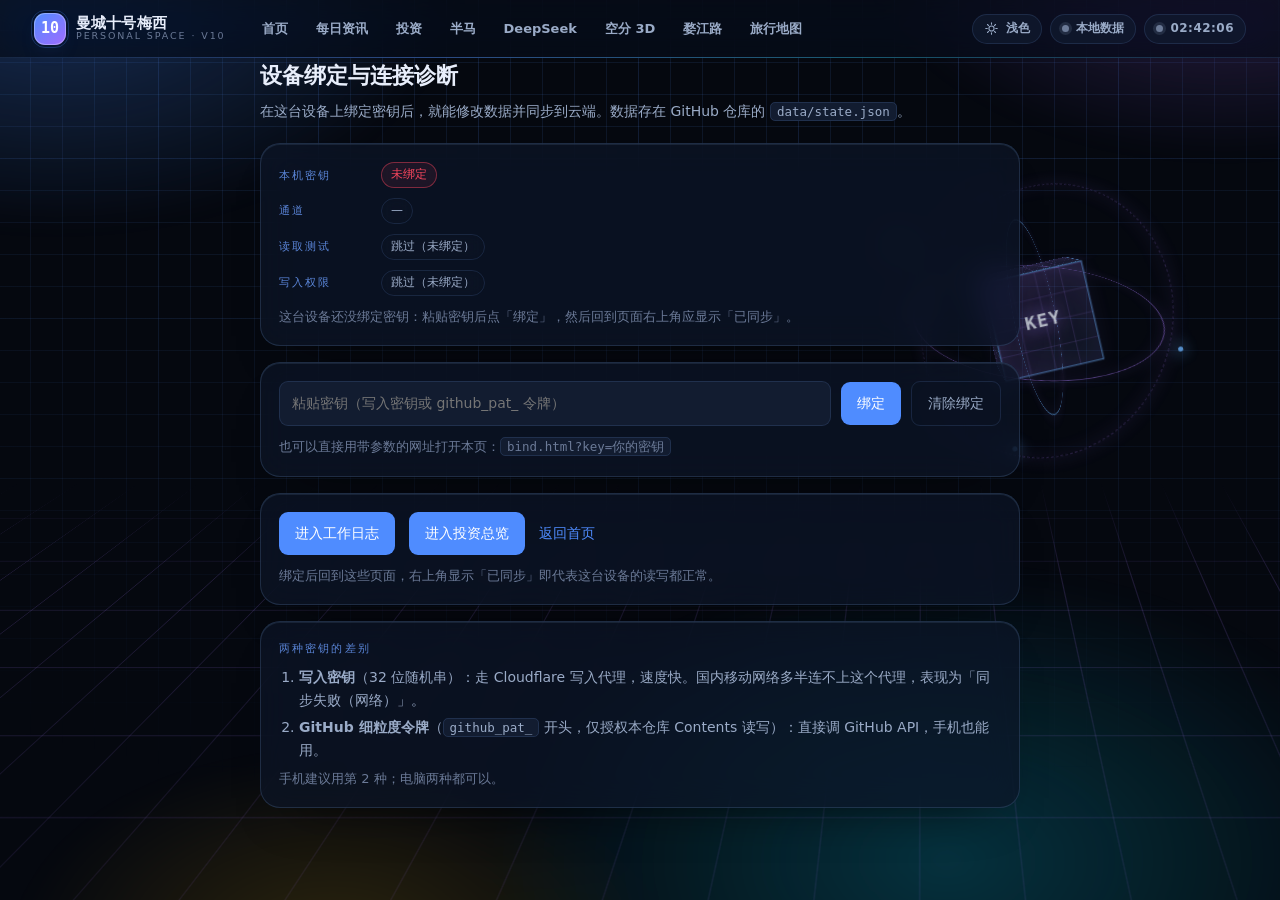
<file: bind.html>
<!DOCTYPE html>
<html lang="zh-CN" class="t-dark" data-def="dark">
<head>
<meta charset="UTF-8">
<meta name="viewport" content="width=device-width, initial-scale=1">
<meta http-equiv="Cache-Control" content="no-cache, no-store, must-revalidate">
<title>设备绑定与连接诊断 · 曼城十号梅西</title>
<style>
  :root{--bg:#080b12;--panel:#0e1420;--panel2:#131b2a;--line:#1d2637;--ink:#e9eff9;--ink2:#98a7bf;--ink3:#66748d;--ok:#2ebd85;--bad:#f6465d;--accent:#5b8cff}
  *{margin:0;padding:0;box-sizing:border-box}
  body{min-height:100vh;background:radial-gradient(1000px 520px at 10% -14%,rgba(91,140,255,.14),transparent 62%),var(--bg);color:var(--ink);
    font:14px/1.65 system-ui,-apple-system,"Segoe UI","PingFang SC","Microsoft YaHei",sans-serif;padding:24px 16px 60px}
  .wrap{max-width:760px;margin:0 auto}
  h1{font-size:22px;margin-bottom:6px}
  .sub{color:var(--ink2);margin-bottom:20px}
  .card{background:var(--panel);border:1px solid var(--line);border-radius:14px;padding:18px;margin-bottom:16px}
  .row{display:flex;gap:10px;align-items:center;flex-wrap:wrap;margin-bottom:10px}
  .k{color:var(--ink3);min-width:92px}
  .v{color:var(--ink);font-family:ui-monospace,Consolas,monospace;word-break:break-all}
  .badge{display:inline-block;padding:2px 9px;border-radius:999px;font-size:12px;border:1px solid var(--line)}
  .ok{color:var(--ok);border-color:rgba(46,189,133,.45);background:rgba(46,189,133,.08)}
  .bad{color:var(--bad);border-color:rgba(246,70,93,.45);background:rgba(246,70,93,.08)}
  .wait{color:var(--ink2)}
  input[type=text]{flex:1;min-width:240px;background:var(--panel2);border:1px solid var(--line);color:var(--ink);
    border-radius:9px;padding:10px 12px;font:inherit}
  input[type=text]:focus{outline:none;border-color:var(--accent)}
  button{background:var(--accent);color:#fff;border:0;border-radius:9px;padding:10px 16px;font:inherit;cursor:pointer}
  button.ghost{background:transparent;color:var(--ink2);border:1px solid var(--line)}
  a.btn{display:inline-block;background:var(--accent);color:#fff;text-decoration:none;border-radius:9px;padding:10px 16px}
  a.plain{color:var(--accent);text-decoration:none}
  .hint{color:var(--ink3);font-size:13px;margin-top:6px}
  ol{margin:8px 0 0 20px;color:var(--ink2)}
  li{margin-bottom:4px}
  code{background:var(--panel2);border:1px solid var(--line);border-radius:5px;padding:1px 6px;font-size:12.5px}
</style>
<link rel="stylesheet" href="./assets/tech-ui.css?v=20260927160000">
<link rel="icon" href="./assets/favicon.svg">
<script>(function(){try{var t=localStorage.getItem("tech-theme");if(t==="light"||t==="dark")document.documentElement.className="t-"+t;}catch(e){}})();</script>
</head>
<body>
<div class="wrap">
  <h1>设备绑定与连接诊断</h1>
  <div class="sub">在这台设备上绑定密钥后，就能修改数据并同步到云端。数据存在 GitHub 仓库的 <code>data/state.json</code>。</div>

  <div class="card">
    <div class="row"><span class="k">本机密钥</span><span id="keyState" class="badge wait">检查中…</span></div>
    <div class="row"><span class="k">通道</span><span id="channel" class="badge wait">—</span></div>
    <div class="row"><span class="k">读取测试</span><span id="readTest" class="badge wait">—</span></div>
    <div class="row"><span class="k">写入权限</span><span id="writeTest" class="badge wait">—</span></div>
    <div id="diag" class="hint"></div>
  </div>

  <div class="card">
    <div class="row">
      <input id="keyInput" type="text" placeholder="粘贴密钥（写入密钥，或 GitHub 细粒度令牌 github_pat_…）" autocomplete="off">
      <button id="saveBtn">绑定</button>
      <button id="clearBtn" class="ghost">清除绑定</button>
    </div>
    <div class="hint" id="saveHint">也可以直接用带参数的网址打开本页：<code>bind.html?key=你的密钥</code></div>
  </div>

  <div class="card">
    <div class="row" style="gap:14px">
      <a class="btn" href="./work.html">进入工作日志</a>
      <a class="btn" href="./portfolio.html">进入投资总览</a>
      <a class="plain" href="./home3.html">返回首页</a>
    </div>
    <div class="hint">绑定后回到这些页面，右上角显示「已同步」即代表这台设备的读写都正常。</div>
  </div>

  <div class="card">
    <div class="k" style="margin-bottom:8px">两种密钥的差别</div>
    <ol>
      <li><b>写入密钥</b>（32 位随机串）：走 Cloudflare 写入代理，速度快。国内移动网络多半连不上这个代理，表现为「同步失败（网络）」。</li>
      <li><b>GitHub 细粒度令牌</b>（<code>github_pat_</code> 开头，仅授权本仓库 Contents 读写）：直接调 GitHub API，手机也能用。</li>
    </ol>
    <div class="hint">手机建议用第 2 种；电脑两种都可以。</div>
  </div>
</div>

<script>
(function () {
  var LS = "wb-write-key";
  var WORKER = "https://home-api.mancitymessi.workers.dev";
  var REPO = "ManCityMessi/home";
  var $ = function (id) { return document.getElementById(id); };

  function setBadge(el, text, cls) {
    el.textContent = text;
    el.className = "badge " + (cls || "wait");
  }
  function getKey() { try { return localStorage.getItem(LS) || ""; } catch (e) { return ""; } }
  function isGh(k) { return /^(github_pat_|ghp_|gho_|ghs_)/.test(k || ""); }
  function mask(k) { return k ? k.slice(0, 10) + "…" + k.slice(-4) + "（" + k.length + " 位）" : "无"; }

  function withTimeout(url, opt, ms) {
    var ctl = (typeof AbortController === "function") ? new AbortController() : null;
    var timer = setTimeout(function () { try { ctl.abort(); } catch (e) {} }, ms || 8000);
    return fetch(url, Object.assign({ cache: "no-store", signal: ctl ? ctl.signal : undefined }, opt || {}))
      .then(function (r) { clearTimeout(timer); return r; }, function (e) { clearTimeout(timer); throw e; });
  }

  function testRead(key) {
    if (isGh(key)) {
      return withTimeout("https://api.github.com/repos/" + REPO + "/contents/data/state.json?ref=main&t=" + Date.now(),
        { headers: { authorization: "Bearer " + key, accept: "application/vnd.github+json" } })
        .then(function (r) { return { ok: r.ok, status: r.status, via: "github" }; })
        .catch(function (e) { return { ok: false, err: (e && e.name) || "网络错误", via: "github" }; });
    }
    return withTimeout(WORKER + "/state", { headers: { "x-wb-write-key": key } })
      .then(function (r) { return { ok: r.ok, status: r.status, via: "worker" }; })
      .catch(function (e) { return { ok: false, err: (e && e.name) || "网络错误", via: "worker" }; });
  }

  function testWrite(key) {
    if (isGh(key)) {
      /* 用仓库权限字段判断能否写入，不产生提交 */
      return withTimeout("https://api.github.com/repos/" + REPO, { headers: { authorization: "Bearer " + key, accept: "application/vnd.github+json" } })
        .then(function (r) { return r.json(); })
        .then(function (j) { return { ok: !!(j && j.permissions && j.permissions.push), perms: (j && j.permissions) || null }; })
        .catch(function (e) { return { ok: false, err: (e && e.name) || "网络错误" }; });
    }
    return testRead(key).then(function (r) {
      if (!r.ok) return { ok: false, note: "通道不通，无法判断写入权限" };
      return withTimeout(WORKER + "/auth", { headers: { "x-wb-write-key": key } })
        .then(function (a) { return a.ok ? { ok: true, note: "写入密钥有效" } : { ok: false, note: "写入密钥无效（请核对绑定页里的密钥）" }; })
        .catch(function (e) { return { ok: false, note: "校验请求失败：" + ((e && e.name) || "网络错误") }; });
    });
  }

  function run() {
    var key = getKey();
    if (!key) setBadge($("keyState"), "未绑定", "bad");
    else setBadge($("keyState"), "已绑定 " + mask(key), "ok");
    setBadge($("channel"), key ? (isGh(key) ? "GitHub API" : "Cloudflare 写入代理") : "—", key ? "ok" : "wait");
    $("keyInput").value = key ? "" : "";
    $("keyInput").placeholder = key ? "已绑定；粘贴新密钥可直接覆盖" : "粘贴密钥（写入密钥或 github_pat_ 令牌）";

    if (!key) {
      setBadge($("readTest"), "跳过（未绑定）", "wait");
      setBadge($("writeTest"), "跳过（未绑定）", "wait");
      $("diag").textContent = "这台设备还没绑定密钥：粘贴密钥后点「绑定」，然后回到页面右上角应显示「已同步」。";
      return;
    }

    setBadge($("readTest"), "测试中…", "wait");
    setBadge($("writeTest"), "测试中…", "wait");
    testRead(key).then(function (r) {
      setBadge($("readTest"), r.ok ? "通（HTTP " + r.status + "）" : "不通（" + (r.err || ("HTTP " + r.status)) + "）", r.ok ? "ok" : "bad");
      return testWrite(key);
    }).then(function (w) {
      setBadge($("writeTest"), w.ok ? ("可以写入" + (w.note ? " · " + w.note : "")) : (w.note || "不可写入（" + (w.err || "") + "）"), w.ok ? "ok" : "bad");
      var k = getKey();
      var tip = "";
      if (isGh(k)) {
        tip = w.ok ? "这台设备可以读写，放心用。" : "令牌可能没给 Contents: Read and write 权限，或仓库选择不对。";
      } else {
        tip = w.ok ? "写入代理可达，这台设备可以读写。" : "这台设备连不上 Cloudflare 写入代理（国内移动网络常见）。改用 GitHub 令牌：在 GitHub → Settings → Developer settings → Fine-grained tokens 新建，仓库选 " + REPO + "，权限给 Contents: Read and write，然后在上面粘贴绑定。";
      }
      $("diag").textContent = tip;
    });
  }

  function bind(value) {
    var v = (value || "").trim();
    if (!v) { $("saveHint").textContent = "请先粘贴密钥。"; return; }
    try { localStorage.setItem(LS, v); } catch (e) {}
    $("saveHint").textContent = "已保存到本机浏览器（凭据只在本机；换设备要重新绑定）。";
    run();
  }

  (function fromUrl() {
    try {
      var u = new URL(location.href);
      var k = u.searchParams.get("key");
      if (k) {
        localStorage.setItem(LS, k);
        u.searchParams.delete("key");
        history.replaceState(null, "", u.pathname + (u.searchParams.toString() ? "?" + u.searchParams.toString() : ""));
        $("saveHint").textContent = "已从网址参数保存密钥到本机，并已从地址栏移除。";
      }
    } catch (e) {}
  })();

  $("saveBtn").addEventListener("click", function () { bind($("keyInput").value); });
  $("clearBtn").addEventListener("click", function () {
    try { localStorage.removeItem(LS); } catch (e) {}
    $("saveHint").textContent = "已清除本机密钥。";
    run();
  });
  $("keyInput").addEventListener("keydown", function (e) { if (e.key === "Enter") bind($("keyInput").value); });

  run();
})();
</script>
<script src="./assets/tech-ui.js?v=20260927160000"></script>
</body>
</html>
</file>
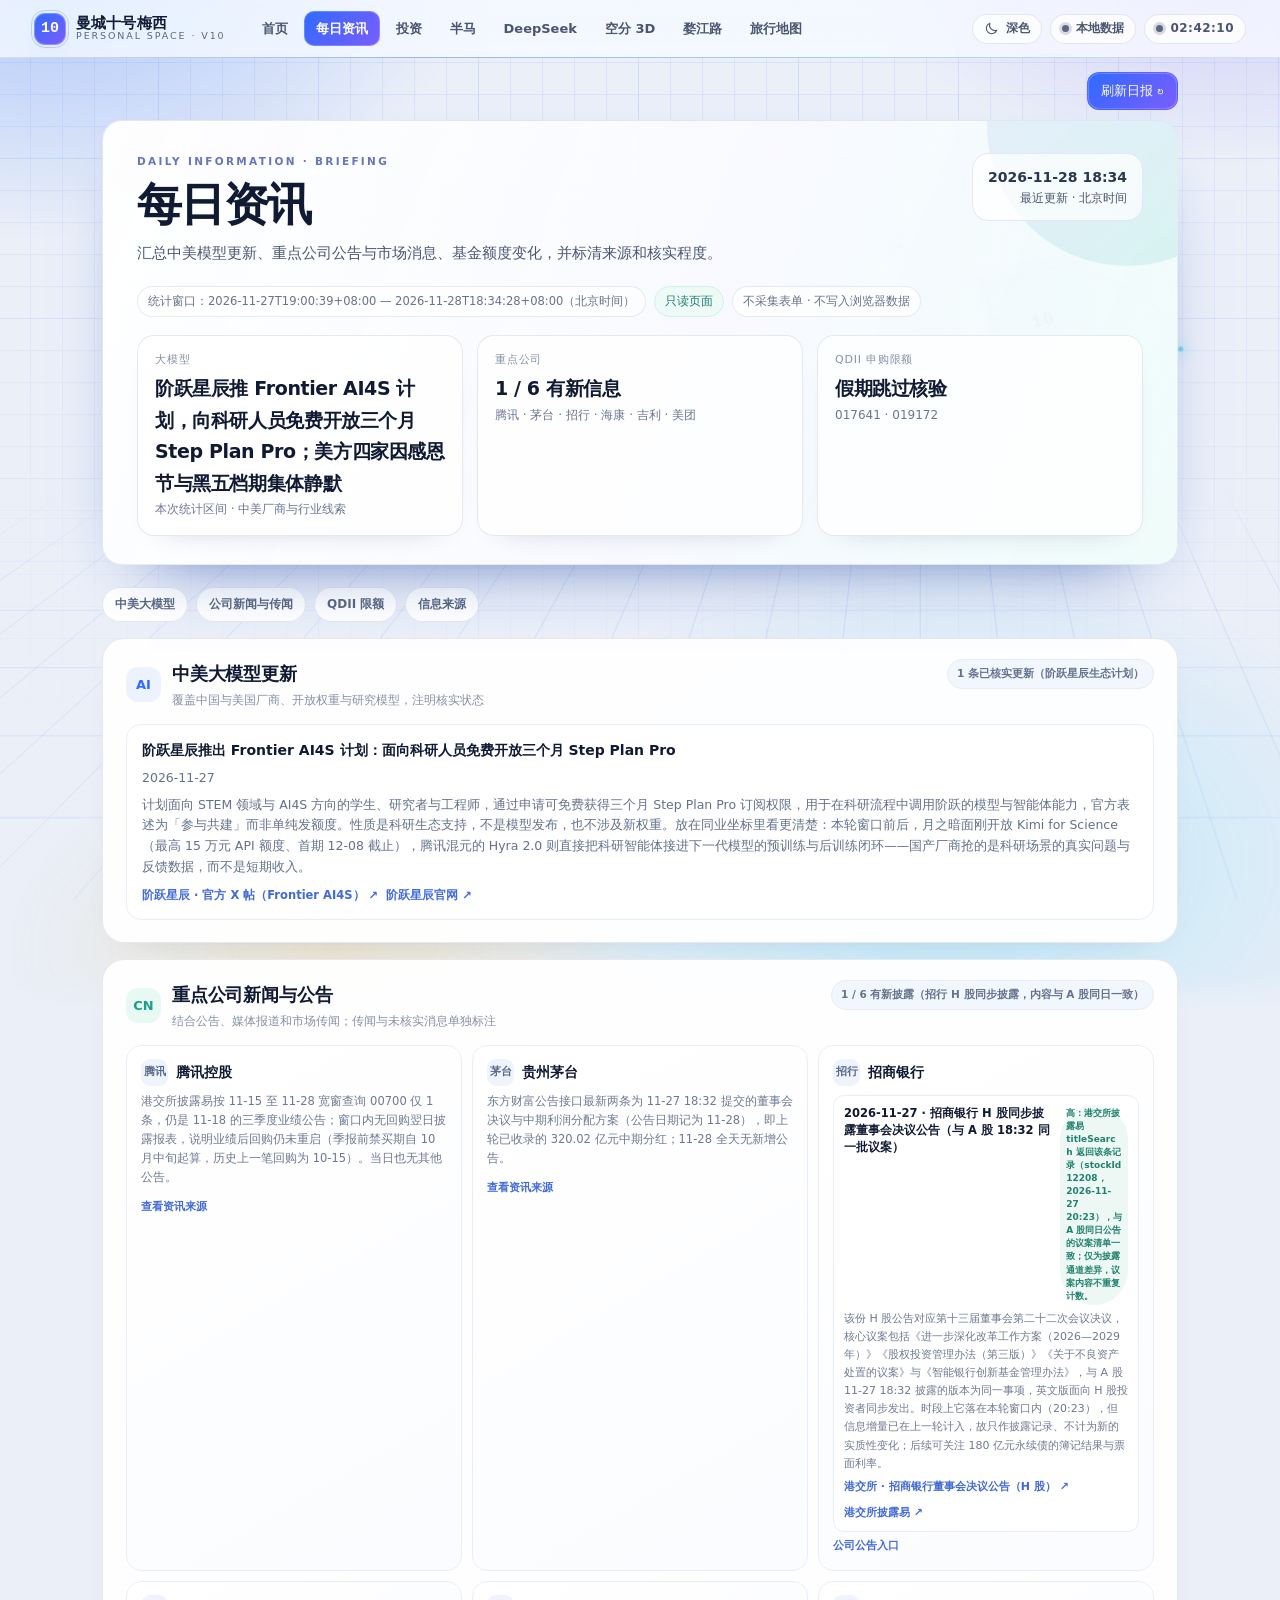
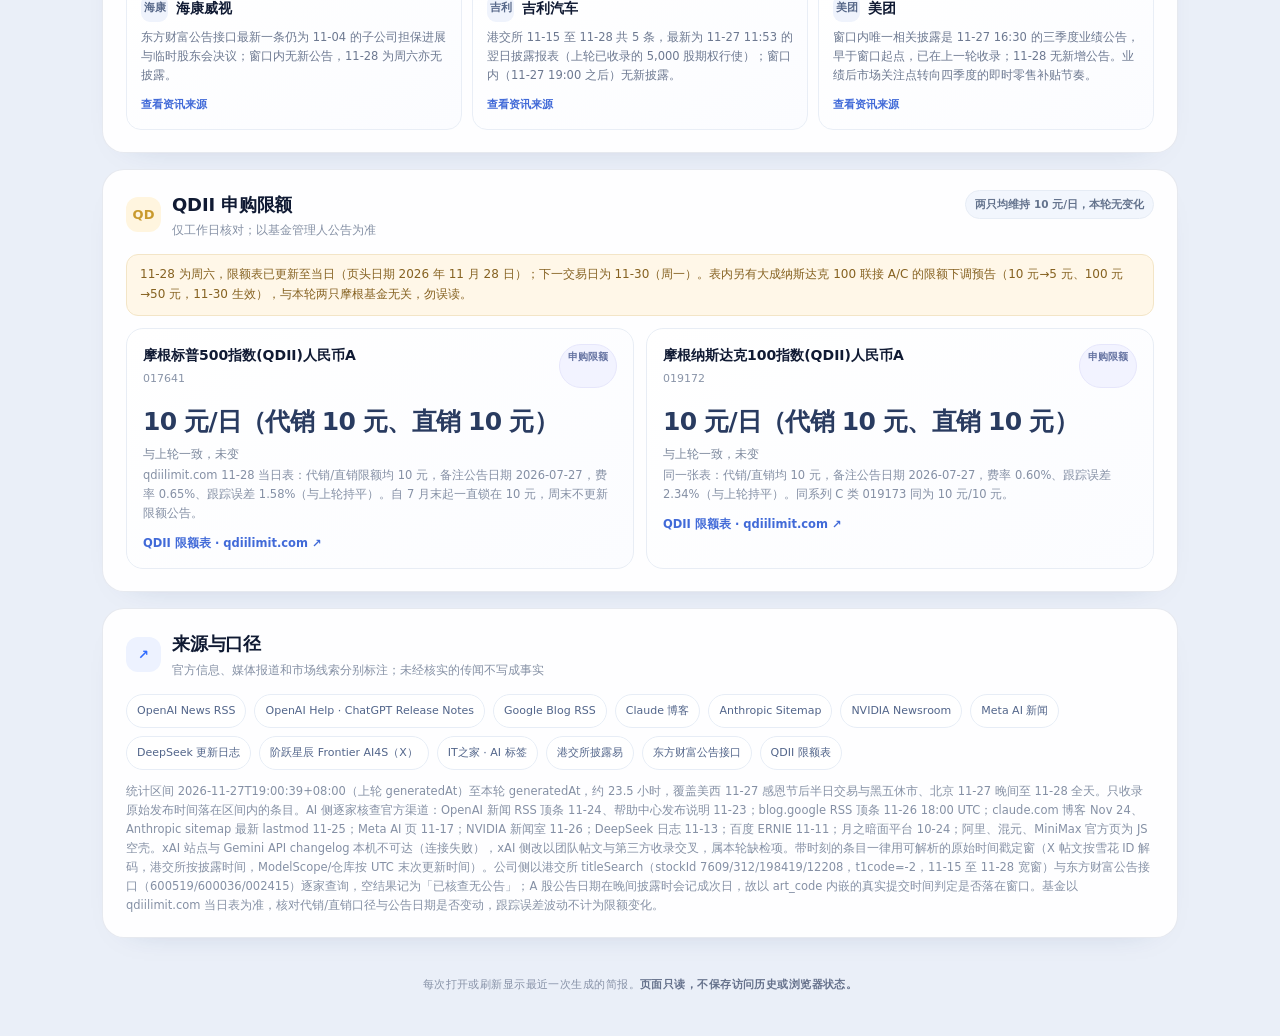
<file: daily-consultation.html>
<!doctype html>
<html lang="zh-CN">
<head>
<meta charset="utf-8">
<meta name="viewport" content="width=device-width,initial-scale=1">
<link rel="icon" href="./assets/favicon.svg" type="image/svg+xml">
<meta http-equiv="Cache-Control" content="no-cache,no-store,must-revalidate">
<meta http-equiv="Pragma" content="no-cache">
<meta http-equiv="Expires" content="0">
<title>每日资讯 · 曼城十号梅西</title>
<style>
:root{--bg:#f3f6fb;--ink:#17233b;--muted:#63718c;--line:#e3eaf4;--panel:#fff;--blue:#3f6ff5;--teal:#1b9f8a;--violet:#6d5ce8;--gold:#bd7b05;--red:#bf3d53;--shadow:0 18px 48px -35px rgba(33,56,102,.42)}
*{box-sizing:border-box}html{scroll-behavior:smooth}body{margin:0;background:radial-gradient(900px 420px at 8% -8%,rgba(81,126,255,.13),transparent 62%),radial-gradient(780px 420px at 96% 0,rgba(76,207,184,.12),transparent 60%),var(--bg);color:var(--ink);font:15px/1.65 system-ui,-apple-system,"Segoe UI","PingFang SC","Microsoft YaHei",sans-serif;-webkit-font-smoothing:antialiased}
a{color:inherit;text-decoration:none}.wrap{max-width:1120px;margin:0 auto;padding:0 22px}.daily-top{display:flex;justify-content:flex-end;align-items:center;gap:16px;padding-top:14px}.back{color:var(--muted);font-size:13px;font-weight:650}.actions{display:flex;gap:9px}.btn{appearance:none;border:1px solid var(--line);border-radius:12px;background:#fff;color:#40506f;padding:9px 13px;font:600 12.5px inherit;cursor:pointer;box-shadow:0 3px 12px rgba(32,55,95,.04)}.btn.primary{color:#fff;border-color:#3f6ff5;background:linear-gradient(135deg,#527cff,#7762e9)}
.hero{margin-top:10px;border:1px solid rgba(111,136,196,.17);border-radius:27px;padding:32px 34px 28px;background:linear-gradient(112deg,rgba(255,255,255,.96),rgba(249,250,255,.94) 55%,rgba(239,252,250,.96));box-shadow:var(--shadow);position:relative;overflow:hidden}.hero:after{content:"";position:absolute;width:280px;height:280px;right:-90px;top:-135px;border-radius:50%;background:linear-gradient(145deg,rgba(103,87,232,.09),rgba(55,200,181,.15));pointer-events:none}.eyebrow{font-size:10.5px;letter-spacing:.22em;font-weight:800;color:#6875bd}.hero-row{position:relative;z-index:1;display:flex;align-items:flex-start;justify-content:space-between;gap:24px}.hero h1{font-size:clamp(30px,5vw,45px);letter-spacing:-.035em;line-height:1.14;margin:9px 0 10px}.lede{color:var(--t-ink-2,var(--muted));margin:0;max-width:680px}.stamp{flex:none;border:1px solid #e2e7f2;border-radius:16px;background:rgba(255,255,255,.72);padding:12px 15px;text-align:right;color:var(--t-ink-2,var(--muted));font-size:11.5px}.stamp strong{display:block;color:#283750;font-size:14px;font-variant-numeric:tabular-nums}.window{margin-top:21px;position:relative;z-index:1;display:flex;flex-wrap:wrap;align-items:center;gap:8px;color:#66738b;font-size:11.5px}.window span{border:1px solid rgba(92,111,164,.14);background:rgba(255,255,255,.74);border-radius:999px;padding:5px 10px}.window .readonly{color:#207e70;background:#edfaf6;border-color:#d3f0e6}
.metrics{display:grid;grid-template-columns:repeat(3,1fr);gap:14px;margin-top:18px}.metric{background:rgba(255,255,255,.82);border:1px solid var(--line);border-radius:17px;padding:15px 17px;box-shadow:0 12px 28px -26px rgba(22,47,93,.45)}.metric small{display:block;color:#8490a7;font-size:11px;letter-spacing:.07em}.metric b{display:block;margin-top:4px;font-size:19px;letter-spacing:-.02em}.metric span{display:block;color:#697690;font-size:12px;margin-top:1px}
.nav{display:flex;gap:8px;flex-wrap:wrap;margin:22px 0 12px}.nav a{padding:7px 12px;border:1px solid var(--line);border-radius:999px;background:#fff;color:#596882;font-size:12px;font-weight:650}.section{margin:16px 0;background:rgba(255,255,255,.94);border:1px solid var(--line);border-radius:22px;box-shadow:0 12px 34px -30px rgba(24,52,102,.38);overflow:hidden}.section-head{padding:20px 23px 14px;display:flex;justify-content:space-between;align-items:flex-start;gap:14px}.section-title{display:flex;align-items:center;gap:11px}.mark{width:35px;height:35px;border-radius:12px;display:grid;place-items:center;color:var(--blue);background:#edf2ff;font-weight:800;font-size:13px}.mark.green{color:var(--teal);background:#e8f8f3}.mark.gold{color:var(--gold);background:#fff5df}.section h2{margin:0;font-size:18px;letter-spacing:-.01em}.sub{margin:2px 0 0;color:#8590a5;font-size:11.5px}.status{flex:none;border-radius:999px;background:#f2f6fd;color:#64738d;border:1px solid #e6ecf5;padding:5px 9px;font-size:10.5px;font-weight:700}.status.ok{background:#edf9f4;color:#20836f;border-color:#d9f1e8}.status.warn{background:#fff6e7;color:#a56c06;border-color:#f6e6c1}.body{padding:0 23px 22px}.notice{border-radius:15px;background:linear-gradient(105deg,#f7f8ff,#f0faf9);border:1px solid #e7eafd;padding:16px 18px}.notice strong{display:block;font-size:14px}.notice p{margin:5px 0 0;color:#64718b;font-size:12.5px}.list{display:grid;gap:10px}.item{padding:14px 15px;border:1px solid #e9eef6;border-radius:15px;background:#fff}.item-top{display:flex;justify-content:space-between;align-items:center;gap:12px}.item h3{margin:0;font-size:14px}.item p{margin:6px 0 0;color:#62718b;font-size:12.5px}.badge{flex:none;font-size:10px;font-weight:750;color:#6674a2;background:#f2f3ff;border:1px solid #e6e6fb;border-radius:999px;padding:4px 8px}.links{display:flex;flex-wrap:wrap;gap:8px;margin-top:9px}.links a{color:#416ad8;font-size:11.5px;font-weight:650}.links a:after{content:" ↗"}
.companies{display:grid;grid-template-columns:repeat(3,1fr);gap:10px}.company{min-width:0;min-height:124px;border:1px solid #e9eef6;border-radius:15px;padding:13px 14px;background:linear-gradient(150deg,#fff,#fbfcff)}.company-head{display:flex;align-items:center;gap:8px}.company-icon{width:27px;height:27px;border-radius:9px;display:grid;place-items:center;background:#eff3fc;color:#58698a;font-size:11px;font-weight:800}.company h3{margin:0;font-size:13.5px}.company p{margin:6px 0;color:#6d7991;font-size:11.5px}.company a{color:#416ad8;font-size:11px;font-weight:700}.company-items{display:grid;gap:8px;margin-top:9px}.company-item{min-width:0;padding:9px 10px;border:1px solid #e9eef6;border-radius:11px;background:#fff}.company-item.unverified{border-color:#f0d9a6;background:#fffaf0}.company-item-top{display:flex;justify-content:space-between;align-items:flex-start;gap:8px}.company-item h4{flex:1 1 auto;min-width:0;margin:0;font-size:11.5px;line-height:1.5;overflow-wrap:anywhere}.company-item .credibility{flex:0 1 48%;min-width:0;max-width:48%;padding:2px 6px;border-radius:999px;background:#edf8f4;color:#21806e;font-size:9px;font-weight:750;line-height:1.45;white-space:normal;overflow-wrap:anywhere}.company-item.unverified .credibility{background:#fff0d1;color:#9d6908}.company-item p{margin:5px 0 0;font-size:11px}.company-item .links{margin-top:5px}
.funds{display:grid;grid-template-columns:1fr 1fr;gap:12px}.fund{border:1px solid #e8edf5;border-radius:17px;padding:15px 16px;background:linear-gradient(145deg,#fff,#fbfcff)}.fund.changed{border-color:#ffcf83;background:linear-gradient(145deg,#fff9e9,#fff)}.fund-top{display:flex;justify-content:space-between;gap:12px}.fund h3{margin:0;font-size:14px}.code{display:block;color:#8994a8;font-size:11px;margin-top:3px}.limit{font-size:25px;font-weight:800;letter-spacing:-.03em;margin:13px 0 3px;color:#293b60}.delta{font-size:11.5px;color:#7b879c}.delta.changed{color:#a76400;font-weight:800}.fund .links{margin-top:11px}.weekend{margin-bottom:12px;padding:10px 13px;border-radius:12px;background:#fff7e8;border:1px solid #f3e5c7;color:#866221;font-size:12px}
.sources{display:flex;flex-wrap:wrap;gap:8px}.source{border:1px solid #e7edf6;border-radius:999px;background:#fff;padding:7px 10px;font-size:11px;color:#52658a}.source:hover,.nav a:hover{border-color:#bbc9eb;color:#345fd1}.foot{padding:22px 0 42px;color:#8792a7;font-size:11px;text-align:center}.foot strong{color:#65718b}.spacer{height:10px}
@media(max-width:760px){.wrap{padding:0 15px}.daily-top{padding-top:10px}.hero{padding:24px 20px;border-radius:22px}.hero-row{display:block}.stamp{display:inline-block;margin-top:15px;text-align:left}.metrics{gap:8px}.metric{padding:12px 11px}.metric b{font-size:16px}.companies{grid-template-columns:1fr 1fr}.section-head{padding:17px 17px 12px}.body{padding:0 17px 18px}.funds{grid-template-columns:1fr}.company-item-top{flex-direction:column;gap:5px}.company-item .credibility{flex:0 1 auto;max-width:100%;align-self:flex-start}}
@media(max-width:440px){.metrics{grid-template-columns:1fr}.metric{display:grid;grid-template-columns:1fr auto;align-items:center}.metric b{grid-column:2;grid-row:1/3;margin:0}.metric span{grid-column:1}.companies{grid-template-columns:1fr}.actions .btn{padding:8px 10px}.section h2{font-size:16px}}
/* ===== 深色主题适配：本页原有样式全为浅色硬编码，深色皮肤下白卡片 + 浅色文字不可读 ===== */
html.t-dark{--dc-panel:#0d1626;--dc-panel2:#121c30;--dc-line:rgba(122,168,255,.16);--dc-ink:#e8eefb;--dc-ink2:#9aabc7;--dc-ink3:#6b7a97;--dc-acc:#4f8cff}
html.t-dark body{color:var(--dc-ink)}
html.t-dark .hero{background:linear-gradient(112deg,rgba(16,25,42,.96),rgba(13,22,38,.96) 55%,rgba(11,30,36,.96));border-color:rgba(122,168,255,.2);box-shadow:0 26px 60px -40px rgba(0,0,0,.9),inset 0 1px 0 rgba(160,200,255,.08)}
html.t-dark .hero:after{background:linear-gradient(145deg,rgba(124,92,255,.16),rgba(34,211,238,.12))}
html.t-dark .eyebrow{color:#8fa5e0}
html.t-dark .hero h1{color:var(--dc-ink)}
html.t-dark .lede{color:var(--dc-ink2)}
html.t-dark .stamp{background:rgba(18,28,48,.8);border-color:var(--dc-line);color:var(--dc-ink2)}
html.t-dark .stamp strong{color:var(--dc-ink)}
html.t-dark .window{color:var(--dc-ink3)}
html.t-dark .window span{background:rgba(18,28,48,.8);border-color:var(--dc-line);color:var(--dc-ink2)}
html.t-dark .window .readonly{color:#22d3ee;background:rgba(34,211,238,.12);border-color:rgba(34,211,238,.3)}
html.t-dark .metric{background:var(--dc-panel);border-color:var(--dc-line);box-shadow:none}
html.t-dark .metric small{color:var(--dc-ink3)}
html.t-dark .metric b{color:var(--dc-ink)}
html.t-dark .metric span{color:var(--dc-ink2)}
html.t-dark .nav a{background:var(--dc-panel);border-color:var(--dc-line);color:var(--dc-ink2)}
html.t-dark .nav a:hover{color:#9ec1ff;border-color:rgba(79,140,255,.5)}
html.t-dark .btn{background:var(--dc-panel2);border-color:var(--dc-line);color:var(--dc-ink2);box-shadow:none}
html.t-dark .btn.primary{color:#fff;background:linear-gradient(135deg,#3d63e0,#6a52d8);border-color:#4f8cff}
html.t-dark .section{background:var(--dc-panel);border-color:var(--dc-line);box-shadow:none}
html.t-dark .section h2{color:var(--dc-ink)}
html.t-dark .sub{color:var(--dc-ink3)}
html.t-dark .mark{background:rgba(79,140,255,.16);color:#9ec1ff}
html.t-dark .mark.green{background:rgba(46,189,133,.16);color:#5ee0ac}
html.t-dark .mark.gold{background:rgba(240,185,11,.16);color:#f0c451}
html.t-dark .status{background:rgba(79,140,255,.14);color:#9ec1ff;border-color:rgba(79,140,255,.3)}
html.t-dark .status.ok{background:rgba(46,189,133,.16);color:#5ee0ac;border-color:rgba(46,189,133,.34)}
html.t-dark .status.warn{background:rgba(240,185,11,.16);color:#f0c451;border-color:rgba(240,185,11,.34)}
html.t-dark .notice{background:linear-gradient(105deg,rgba(20,30,52,.92),rgba(14,34,40,.92));border-color:var(--dc-line)}
html.t-dark .notice strong{color:var(--dc-ink)}
html.t-dark .notice p{color:var(--dc-ink2)}
html.t-dark .item{background:var(--dc-panel2);border-color:var(--dc-line)}
html.t-dark .item h3{color:var(--dc-ink)}
html.t-dark .item p{color:var(--dc-ink2)}
html.t-dark .badge{background:rgba(124,92,255,.18);color:#c3aaff;border-color:rgba(124,92,255,.34)}
html.t-dark .links a{color:#7fa8ff}
html.t-dark .company{background:linear-gradient(150deg,var(--dc-panel),var(--dc-panel2));border-color:var(--dc-line)}
html.t-dark .company h3{color:var(--dc-ink)}
html.t-dark .company>p{color:var(--dc-ink2)}
html.t-dark .company a{color:#7fa8ff}
html.t-dark .company-icon{background:rgba(79,140,255,.16);color:#9ec1ff}
html.t-dark .company-item{background:var(--dc-panel2);border-color:var(--dc-line)}
html.t-dark .company-item h4{color:var(--dc-ink)}
html.t-dark .company-item p{color:var(--dc-ink2)}
html.t-dark .company-item.unverified{background:rgba(240,185,11,.09);border-color:rgba(240,185,11,.34)}
html.t-dark .credibility{background:rgba(46,189,133,.16);color:#5ee0ac}
html.t-dark .company-item.unverified .credibility{background:rgba(240,185,11,.18);color:#f0c451}
html.t-dark .fund{background:linear-gradient(145deg,var(--dc-panel),var(--dc-panel2));border-color:var(--dc-line)}
html.t-dark .fund.changed{background:linear-gradient(145deg,rgba(240,185,11,.1),var(--dc-panel));border-color:rgba(240,185,11,.36)}
html.t-dark .fund h3{color:var(--dc-ink)}
html.t-dark .code{color:var(--dc-ink3)}
html.t-dark .limit{color:#c3d4f7}
html.t-dark .delta{color:var(--dc-ink2)}
html.t-dark .delta.changed{color:#f0c451}
html.t-dark .weekend{background:rgba(240,185,11,.1);border-color:rgba(240,185,11,.32);color:#f0c451}
html.t-dark .source{background:var(--dc-panel);border-color:var(--dc-line);color:var(--dc-ink2)}
html.t-dark .source:hover{color:#9ec1ff;border-color:rgba(79,140,255,.5)}
html.t-dark .foot{color:var(--dc-ink3)}
html.t-dark .foot strong{color:var(--dc-ink2)}
/* 兜底：深色卡片内所有文本默认取浅色，避免遗漏元素白底浅字/深底深字 */
html.t-dark .hero,html.t-dark .section,html.t-dark .metric,html.t-dark .item,html.t-dark .company,html.t-dark .company-item,html.t-dark .fund,html.t-dark .notice,html.t-dark .source{color:var(--dc-ink)}
html.t-dark a{color:#7fa8ff}
html.t-dark .nav a,html.t-dark .btn,html.t-dark .source,html.t-dark .window span,html.t-dark .stamp{color:var(--dc-ink2)}
</style>
<link rel="stylesheet" href="./assets/tech-ui.css?v=20260927160002">
<script>(function(){try{var t=localStorage.getItem("tech-theme");if(t==="light"||t==="dark")document.documentElement.className="t-"+t;else document.documentElement.className="t-light";}catch(e){document.documentElement.className="t-light";}})();</script>
</head>
<body>
<div class="wrap">
  <div class="daily-top"><div class="actions"><button class="btn primary" type="button" onclick="location.reload()">刷新日报 ↻</button></div></div>
  <header class="hero">
    <div class="hero-row"><div><div class="eyebrow">DAILY INFORMATION · BRIEFING</div><h1>每日资讯</h1><p class="lede">汇总中美模型更新、重点公司公告与市场消息、基金额度变化，并标清来源和核实程度。</p></div><div class="stamp"><strong id="generatedAt">—</strong>最近更新 · 北京时间</div></div>
    <div class="window"><span id="windowText">统计窗口 —</span><span class="readonly">只读页面</span><span>不采集表单 · 不写入浏览器数据</span></div>
  <div class="metrics"><div class="metric"><small>大模型</small><b id="aiMetric">—</b><span>本次统计区间 · 中美厂商与行业线索</span></div><div class="metric"><small>重点公司</small><b id="companyMetric">—</b><span>腾讯 · 茅台 · 招行 · 海康 · 吉利 · 美团</span></div><div class="metric"><small>QDII 申购限额</small><b id="fundMetric">—</b><span>017641 · 019172</span></div></div>
  </header>
  <nav class="nav"><a href="#ai">中美大模型</a><a href="#companies">公司新闻与传闻</a><a href="#funds">QDII 限额</a><a href="#sources">信息来源</a></nav>
  <section class="section" id="ai"><div class="section-head"><div class="section-title"><span class="mark">AI</span><div><h2>中美大模型更新</h2><p class="sub">覆盖中国与美国厂商、开放权重与研究模型，注明核实状态</p></div></div><span class="status" id="aiStatus">—</span></div><div class="body" id="aiBody"></div></section>
  <section class="section" id="companies"><div class="section-head"><div class="section-title"><span class="mark green">CN</span><div><h2>重点公司新闻与公告</h2><p class="sub">结合公告、媒体报道和市场传闻；传闻与未核实消息单独标注</p></div></div><span class="status" id="companyStatus">—</span></div><div class="body"><div class="companies" id="companyGrid"></div></div></section>
  <section class="section" id="funds"><div class="section-head"><div class="section-title"><span class="mark gold">QD</span><div><h2>QDII 申购限额</h2><p class="sub">仅工作日核对；以基金管理人公告为准</p></div></div><span class="status" id="fundStatus">—</span></div><div class="body"><div id="weekendNote"></div><div class="funds" id="fundGrid"></div></div></section>
  <section class="section" id="sources"><div class="section-head"><div class="section-title"><span class="mark">↗</span><div><h2>来源与口径</h2><p class="sub">官方信息、媒体报道和市场线索分别标注；未经核实的传闻不写成事实</p></div></div></div><div class="body"><div class="sources" id="sourceList"></div><div class="spacer"></div><p class="sub" id="methodNote"></p></div></section>
  <footer class="foot">每次打开或刷新显示最近一次生成的简报。<strong>页面只读，不保存访问历史或浏览器状态。</strong></footer>
</div>
<script>
const REPORT = {"generatedAt":"2026-11-28T18:34:28+08:00","windowStart":"2026-11-27T19:00:39+08:00","windowEnd":"2026-11-28T18:34:28+08:00","ai":{"headline":"阶跃星辰推 Frontier AI4S 计划，向科研人员免费开放三个月 Step Plan Pro；美方四家因感恩节与黑五档期集体静默","statusLabel":"1 条已核实更新（阶跃星辰生态计划）","summary":"本轮窗口覆盖美股感恩节后的半日交易与黑五休市档期，OpenAI、Anthropic、Google、Meta、NVIDIA 五家官方渠道均无新模型或产品发布：OpenAI 新闻 RSS 顶条停在 11-24、帮助中心发布说明停在 11-23；blog.google RSS 顶条为 11-26 18:00 UTC 的哥伦比亚公益稿；claude.com 博客最新 Nov 24、Anthropic sitemap 最新 lastmod 11-25；Meta AI 新闻页最新 11-17；NVIDIA 新闻室最新 11-26。国内侧周末同样安静，DeepSeek 更新日志仍停在 11-13、百度 ERNIE release 停在 11-11、月之暗面平台页最新 10-24，阿里与腾讯混元的官方动态页为 JS 空壳。窗口内唯一可定时刻的官方动作是阶跃星辰的科研支持计划（11-27 23:39），属生态权益而非模型发布。另有几条紧贴窗口边界的条目按规则未收：腾讯混元 Hy-MT3-30B-A3B 的 GGUF 量化版（ModelScope 仓库末次更新 11-27 17:50，早于窗口起点 70 分钟）、月之暗面 Kimi for Science（人民财讯 11-27 10:46 发稿，属上轮窗口）、OpenAI 承认 GPT-6.2 计费错误（负责人 X 帖 11-26 10:50、IT之家 11-27 06:59）、阿里夸克 AI 眼镜发布（11-27 消费硬件，非模型更新）、Grok Bot 套餐用量 +11%（团队 11-26 说明，官方 changelog 无对应条目）。","items":[{"title":"阶跃星辰推出 Frontier AI4S 计划：面向科研人员免费开放三个月 Step Plan Pro","date":"2026-11-27","category":"生态计划","confidence":"中高：官方 X 账号 @StepFun_ai 的帖文 ID 可解码为 2026-11-27T23:39+08:00（落在窗口内），另有 11-28 的 AI 早报交叉收录；但阶跃官网新闻页为 JS 空壳、本机抓不到正文，中文官方公告原文未取得，申请门槛、额度上限与是否含 API 调用仍需以官方申请页为准。","summary":"计划面向 STEM 领域与 AI4S 方向的学生、研究者与工程师，通过申请可免费获得三个月 Step Plan Pro 订阅权限，用于在科研流程中调用阶跃的模型与智能体能力，官方表述为「参与共建」而非单纯发额度。性质是科研生态支持，不是模型发布，也不涉及新权重。放在同业坐标里看更清楚：本轮窗口前后，月之暗面刚开放 Kimi for Science（最高 15 万元 API 额度、首期 12-08 截止），腾讯混元的 Hyra 2.0 则直接把科研智能体接进下一代模型的预训练与后训练闭环——国产厂商抢的是科研场景的真实问题与反馈数据，而不是短期收入。","sources":[{"label":"阶跃星辰 · 官方 X 帖（Frontier AI4S）","url":"https://x.com/StepFun_ai/status/2126340020776960458"},{"label":"阶跃星辰官网","url":"https://www.stepfun.com/"}]}]},"companyStatusLabel":"1 / 6 有新披露（招行 H 股同步披露，内容与 A 股同日一致）","companies":[{"name":"腾讯控股","short":"腾讯","url":"https://www.hkexnews.hk/","summary":"港交所披露易按 11-15 至 11-28 宽窗查询 00700 仅 1 条，仍是 11-18 的三季度业绩公告；窗口内无回购翌日披露报表，说明业绩后回购仍未重启（季报前禁买期自 10 月中旬起算，历史上一笔回购为 10-15）。当日也无其他公告。","items":[]},{"name":"贵州茅台","short":"茅台","url":"https://www.sse.com.cn/","summary":"东方财富公告接口最新两条为 11-27 18:32 提交的董事会决议与中期利润分配方案（公告日期记为 11-28），即上轮已收录的 320.02 亿元中期分红；11-28 全天无新增公告。","items":[]},{"name":"招商银行","short":"招行","url":"https://www.hkexnews.hk/","summary":"11-27 20:23 港交所披露 H 股版董事会决议公告，与 A 股 18:32 公告为同一批议案（深化改革工作方案、智能银行创新基金、180 亿元无固定期限资本债），属同一事项的港股正式披露，不构成新增信息。11-28 无新公告。","items":[{"title":"招商银行 H 股同步披露董事会决议公告（与 A 股 18:32 同一批议案）","date":"2026-11-27","category":"同步披露","confidence":"高：港交所披露易 titleSearch 返回该条记录（stockId 12208，2026-11-27 20:23），与 A 股同日公告的议案清单一致；仅为披露通道差异，议案内容不重复计数。","summary":"该份 H 股公告对应第十三届董事会第二十二次会议决议，核心议案包括《进一步深化改革工作方案（2026—2029 年）》《股权投资管理办法（第三版）》《关于不良资产处置的议案》与《智能银行创新基金管理办法》，与 A 股 11-27 18:32 披露的版本为同一事项，英文版面向 H 股投资者同步发出。时段上它落在本轮窗口内（20:23），但信息增量已在上一轮计入，故只作披露记录、不计为新的实质性变化；后续可关注 180 亿元永续债的簿记结果与票面利率。","sources":[{"label":"港交所 · 招商银行董事会决议公告（H 股）","url":"https://www1.hkexnews.hk/listedco/listconews/sehk/2026/1127/2026112701647_c.pdf"},{"label":"港交所披露易","url":"https://www.hkexnews.hk/"}]}]},{"name":"海康威视","short":"海康","url":"https://www.szse.cn/","summary":"东方财富公告接口最新一条仍为 11-04 的子公司担保进展与临时股东会决议；窗口内无新公告，11-28 为周六亦无披露。","items":[]},{"name":"吉利汽车","short":"吉利","url":"https://www.hkexnews.hk/","summary":"港交所 11-15 至 11-28 共 5 条，最新为 11-27 11:53 的翌日披露报表（上轮已收录的 5,000 股期权行使）；窗口内（11-27 19:00 之后）无新披露。","items":[]},{"name":"美团","short":"美团","url":"https://www.hkexnews.hk/","summary":"窗口内唯一相关披露是 11-27 16:30 的三季度业绩公告，早于窗口起点，已在上一轮收录；11-28 无新增公告。业绩后市场关注点转向四季度的即时零售补贴节奏。","items":[]}],"funds":{"statusLabel":"两只均维持 10 元/日，本轮无变化","weekendNote":"11-28 为周六，限额表已更新至当日（页头日期 2026 年 11 月 28 日）；下一交易日为 11-30（周一）。表内另有大成纳斯达克 100 联接 A/C 的限额下调预告（10 元→5 元、100 元→50 元，11-30 生效），与本轮两只摩根基金无关，勿误读。","items":[{"name":"摩根标普500指数(QDII)人民币A","code":"017641","limit":"10 元/日（代销 10 元、直销 10 元）","comparison":"与上轮一致，未变","note":"qdiilimit.com 11-28 当日表：代销/直销限额均 10 元，备注公告日期 2026-07-27，费率 0.65%、跟踪误差 1.58%（与上轮持平）。自 7 月末起一直锁在 10 元，周末不更新限额公告。","changed":false,"sources":[{"label":"QDII 限额表 · qdiilimit.com","url":"https://www.qdiilimit.com/"}]},{"name":"摩根纳斯达克100指数(QDII)人民币A","code":"019172","limit":"10 元/日（代销 10 元、直销 10 元）","comparison":"与上轮一致，未变","note":"同一张表：代销/直销均 10 元，备注公告日期 2026-07-27，费率 0.60%、跟踪误差 2.34%（与上轮持平）。同系列 C 类 019173 同为 10 元/10 元。","changed":false,"sources":[{"label":"QDII 限额表 · qdiilimit.com","url":"https://www.qdiilimit.com/"}]}]},"sources":[{"label":"OpenAI News RSS","url":"https://openai.com/news/rss.xml"},{"label":"OpenAI Help · ChatGPT Release Notes","url":"https://help.openai.com/en/articles/6825453-chatgpt-release-notes"},{"label":"Google Blog RSS","url":"https://blog.google/rss/"},{"label":"Claude 博客","url":"https://claude.com/blog"},{"label":"Anthropic Sitemap","url":"https://www.anthropic.com/sitemap.xml"},{"label":"NVIDIA Newsroom","url":"https://nvidianews.nvidia.com/news"},{"label":"Meta AI 新闻","url":"https://about.fb.com/news/tag/ai/"},{"label":"DeepSeek 更新日志","url":"https://api-docs.deepseek.com/updates"},{"label":"阶跃星辰 Frontier AI4S（X）","url":"https://x.com/StepFun_ai/status/2126340020776960458"},{"label":"IT之家 · AI 标签","url":"https://www.ithome.com/tag/ai/"},{"label":"港交所披露易","url":"https://www.hkexnews.hk/"},{"label":"东方财富公告接口","url":"https://data.eastmoney.com/"},{"label":"QDII 限额表","url":"https://qdiilimit.com/"}],"methodNote":"统计区间 2026-11-27T19:00:39+08:00（上轮 generatedAt）至本轮 generatedAt，约 23.5 小时，覆盖美西 11-27 感恩节后半日交易与黑五休市、北京 11-27 晚间至 11-28 全天。只收录原始发布时间落在区间内的条目。AI 侧逐家核查官方渠道：OpenAI 新闻 RSS 顶条 11-24、帮助中心发布说明 11-23；blog.google RSS 顶条 11-26 18:00 UTC；claude.com 博客 Nov 24、Anthropic sitemap 最新 lastmod 11-25；Meta AI 页 11-17；NVIDIA 新闻室 11-26；DeepSeek 日志 11-13；百度 ERNIE 11-11；月之暗面平台 10-24；阿里、混元、MiniMax 官方页为 JS 空壳。xAI 站点与 Gemini API changelog 本机不可达（连接失败），xAI 侧改以团队帖文与第三方收录交叉，属本轮缺检项。带时刻的条目一律用可解析的原始时间戳定窗（X 帖文按雪花 ID 解码，港交所按披露时间，ModelScope/仓库按 UTC 末次更新时间）。公司侧以港交所 titleSearch（stockId 7609/312/198419/12208，t1code=-2，11-15 至 11-28 宽窗）与东方财富公告接口（600519/600036/002415）逐家查询，空结果记为「已核查无公告」；A 股公告日期在晚间披露时会记成次日，故以 art_code 内嵌的真实提交时间判定是否落在窗口。基金以 qdiilimit.com 当日表为准，核对代销/直销口径与公告日期是否变动，跟踪误差波动不计为限额变化。"};
const $ = id => document.getElementById(id);
const el = (tag, cls, text) => { const n=document.createElement(tag); if(cls)n.className=cls; if(text!==undefined)n.textContent=text; return n; };
const safeUrl = raw => { try { const u=new URL(raw); return u.protocol==='https:'?u.href:null; } catch { return null; } };
const link = (label, url) => { const href=safeUrl(url); if(!href)return null; const a=el('a','',label);a.href=href;a.target='_blank';a.rel='noopener noreferrer';return a; };
function addLinkRow(box, links){ if(!links?.length)return; const row=el('div','links'); for(const it of links){const a=link(it.label||'来源',it.url);if(a)row.append(a)} if(row.childElementCount)box.append(row); }
function render(){
  const d=REPORT; if(!d||!d.generatedAt) return;
  $('generatedAt').textContent=d.generatedAt.replace('T',' ').replace(/:[0-9]{2}(?:\.\d+)?\+08:00$/,'');
  $('windowText').textContent=`统计窗口：${d.windowStart} — ${d.windowEnd}（北京时间）`;
  $('aiMetric').textContent=d.ai?.headline||'已完成检索';
  $('companyMetric').textContent=d.companies?.length?`${d.companies.filter(x=>x.items?.length).length} / ${d.companies.length} 有新信息`:'—';
  $('fundMetric').textContent=d.funds?.weekendNote?'假期跳过核验':d.funds?.items?.length?`${d.funds.items.length} 只已核对`:'工作日核对';
  $('aiStatus').textContent=d.ai?.statusLabel||'完成核验';
  $('companyStatus').textContent=d.companyStatusLabel||'完成核验';
  $('fundStatus').textContent=d.funds?.statusLabel||'工作日核对';
  const aiBox=$('aiBody');
  if(d.ai?.items?.length){const list=el('div','list');for(const it of d.ai.items){const card=el('article','item'),top=el('div','item-top');top.append(el('h3','',it.title));if(it.tag)top.append(el('span','badge',it.tag));card.append(top);if(it.date)card.append(el('p','sub',it.date));card.append(el('p','',it.summary));addLinkRow(card,it.sources);list.append(card)}aiBox.append(list)}else{const note=el('div','notice');note.append(el('strong','',d.ai?.headline||'本窗口未发现已确认的重大模型更新'),el('p','',d.ai?.summary||'以官方发布渠道为准；未确认的信息不纳入简报。'));aiBox.append(note)}
  const cg=$('companyGrid'); for(const c of d.companies||[]){const card=el('article','company'),head=el('div','company-head');head.append(el('span','company-icon',''));head.lastChild.textContent=c.short||c.name.slice(0,1);head.append(el('h3','',c.name));card.append(head);if(c.items?.length){const items=el('div','company-items');for(const it of c.items){const unverified=/传闻|待核实|未证实|未核实/.test((it.confidence||'')+' '+(it.category||'')),box=el('article',`company-item${unverified?' unverified':''}`),top=el('div','company-item-top'),heading=[it.date,it.title].filter(Boolean).join(' · ');top.append(el('h4','',heading||'公司资讯'));if(it.confidence||it.category)top.append(el('span','credibility',it.confidence||it.category));box.append(top,el('p','',it.summary||''));addLinkRow(box,it.sources);items.append(box)}card.append(items)}else{card.append(el('p','',c.summary||'本统计区间未见经核实的重要新公告。'));const a=link('查看资讯来源',c.url);if(a)card.append(a)}if(c.url&&c.items?.length){const a=link('公司公告入口',c.url);if(a)card.append(a)}cg.append(card)}
  const fundGrid=$('fundGrid'); for(const f of d.funds?.items||[]){const card=el('article',`fund${f.changed?' changed':''}`),top=el('div','fund-top'),name=el('div');name.append(el('h3','',f.name),el('span','code',f.code));top.append(name,el('span',`badge${f.changed?' changed':''}`,f.changed?'限额变更':'申购限额'));card.append(top,el('div','limit',f.limit),el('div',`delta${f.changed?' changed':''}`,f.comparison||'首次基准'));if(f.note)card.append(el('p','sub',f.note));addLinkRow(card,f.sources);fundGrid.append(card)}
  if(d.funds?.weekendNote){const box=el('div','weekend',d.funds.weekendNote);$('weekendNote').append(box)}
  const sl=$('sourceList');for(const s of d.sources||[]){const a=link(s.label,s.url);if(a){a.className='source';a.target='_blank';a.rel='noopener noreferrer';sl.append(a)}}
  $('methodNote').textContent=d.methodNote||'';
}
render();

</script>
<script src="./assets/tech-ui.js?v=20260927160002"></script>
<!-- VER-BLOCK -->
<script>var PAGE_VER="20261128183428";</script>
<script>
/* 版本自检：与 version.json 核对，若线上版本更新则带时间戳重取，绕过 Pages CDN 缓存。
   apply-report.mjs 每次写日报会同步更新这里与 version.json 的版本号。 */
(function () {
  var nm = location.pathname.split("/").pop() || "index.html";
  if (!/^https?:$/.test(location.protocol) || typeof PAGE_VER === "undefined") return;
  var n = 0, t0 = 0, tv = "";
  try { var p = (localStorage.getItem("wbHop") || "").split("|"); tv = p[0] || ""; n = +(p[1] || 0) || 0; t0 = +(p[2] || 0) || 0; } catch (e) {}
  fetch("./version.json?t=" + Date.now(), { cache: "no-store" })
    .then(function (r) { return r.json(); })
    .then(function (j) {
      var latest = j && j[nm];
      if (!latest || String(latest) === PAGE_VER) return;
      var now = Date.now();
      if (tv !== String(latest) || now - t0 > 600000) n = 0;
      if (n >= 5) return;
      try { localStorage.setItem("wbHop", String(latest) + "|" + (n + 1) + "|" + now); } catch (e) {}
      location.replace(location.pathname + "?t=" + now);
    })
    .catch(function () {});
})();
</script>
<!-- /VER-BLOCK -->
</body>
</html>
</file>
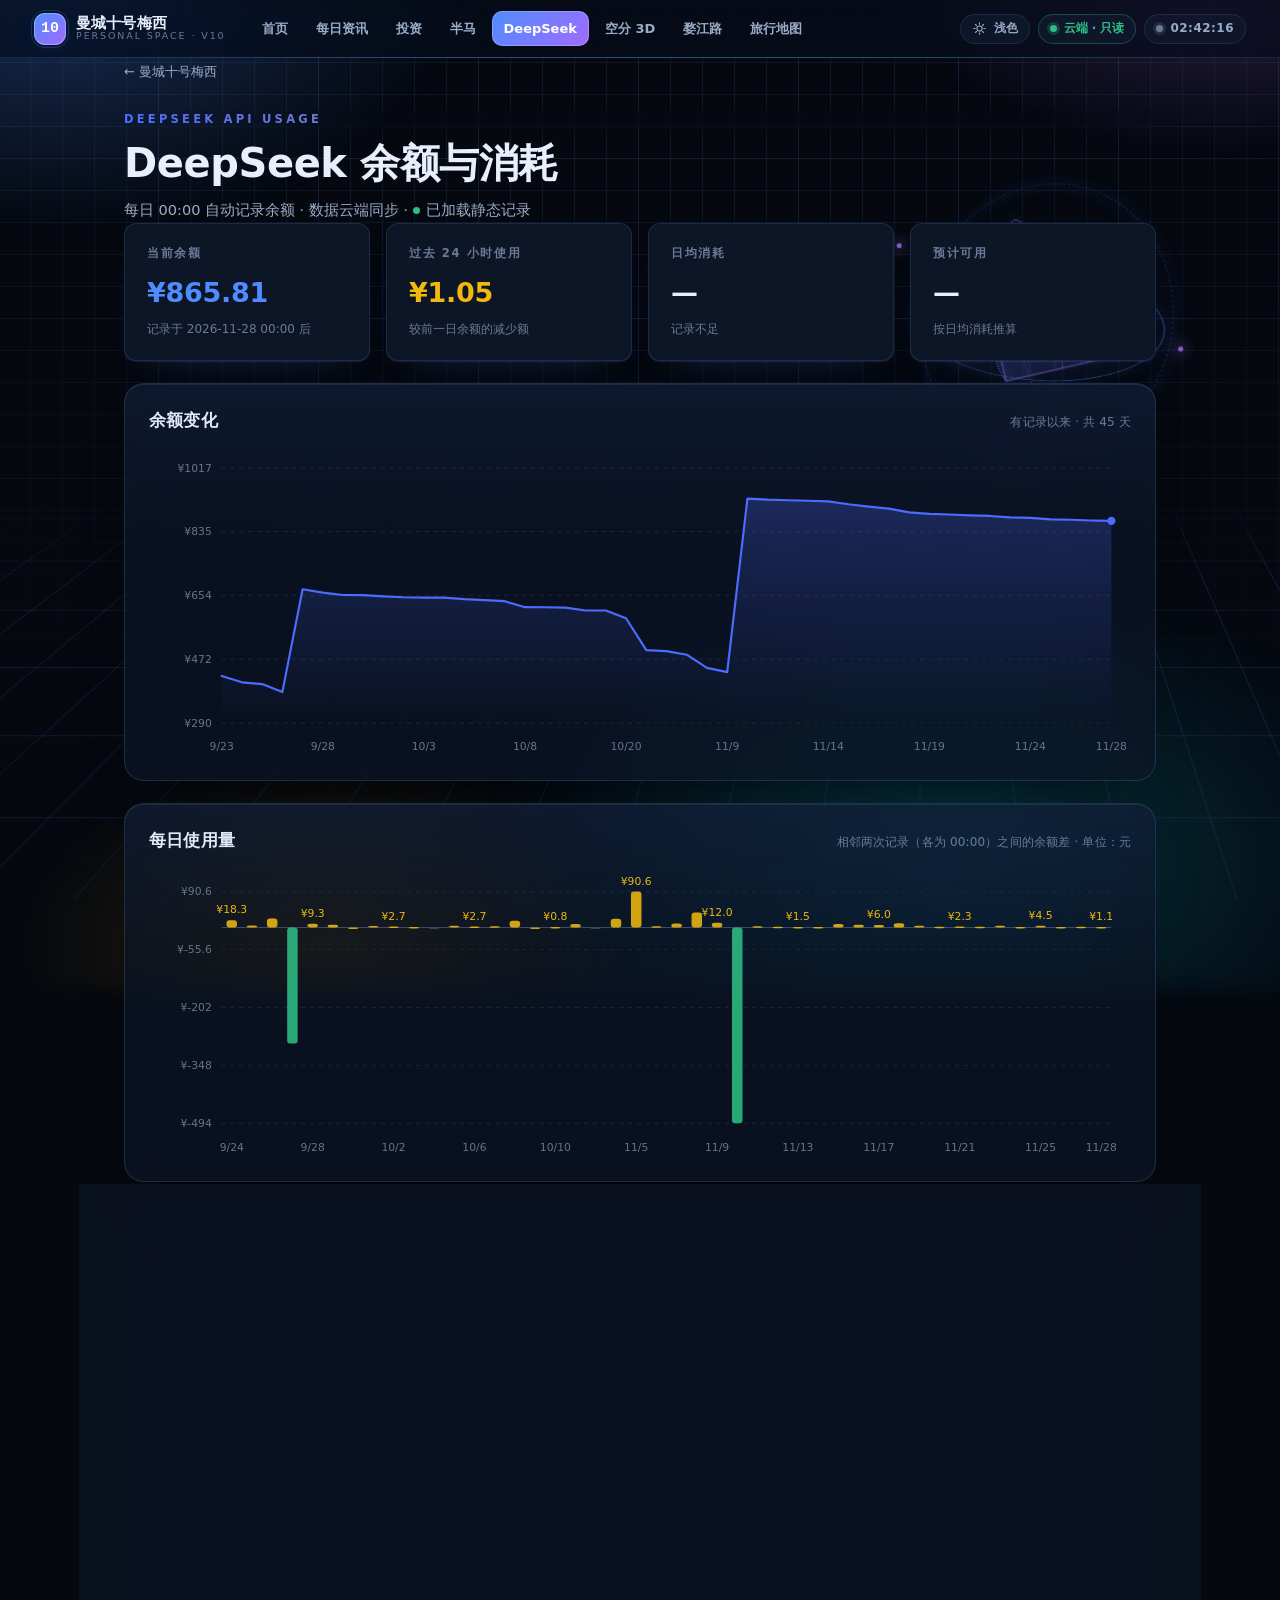
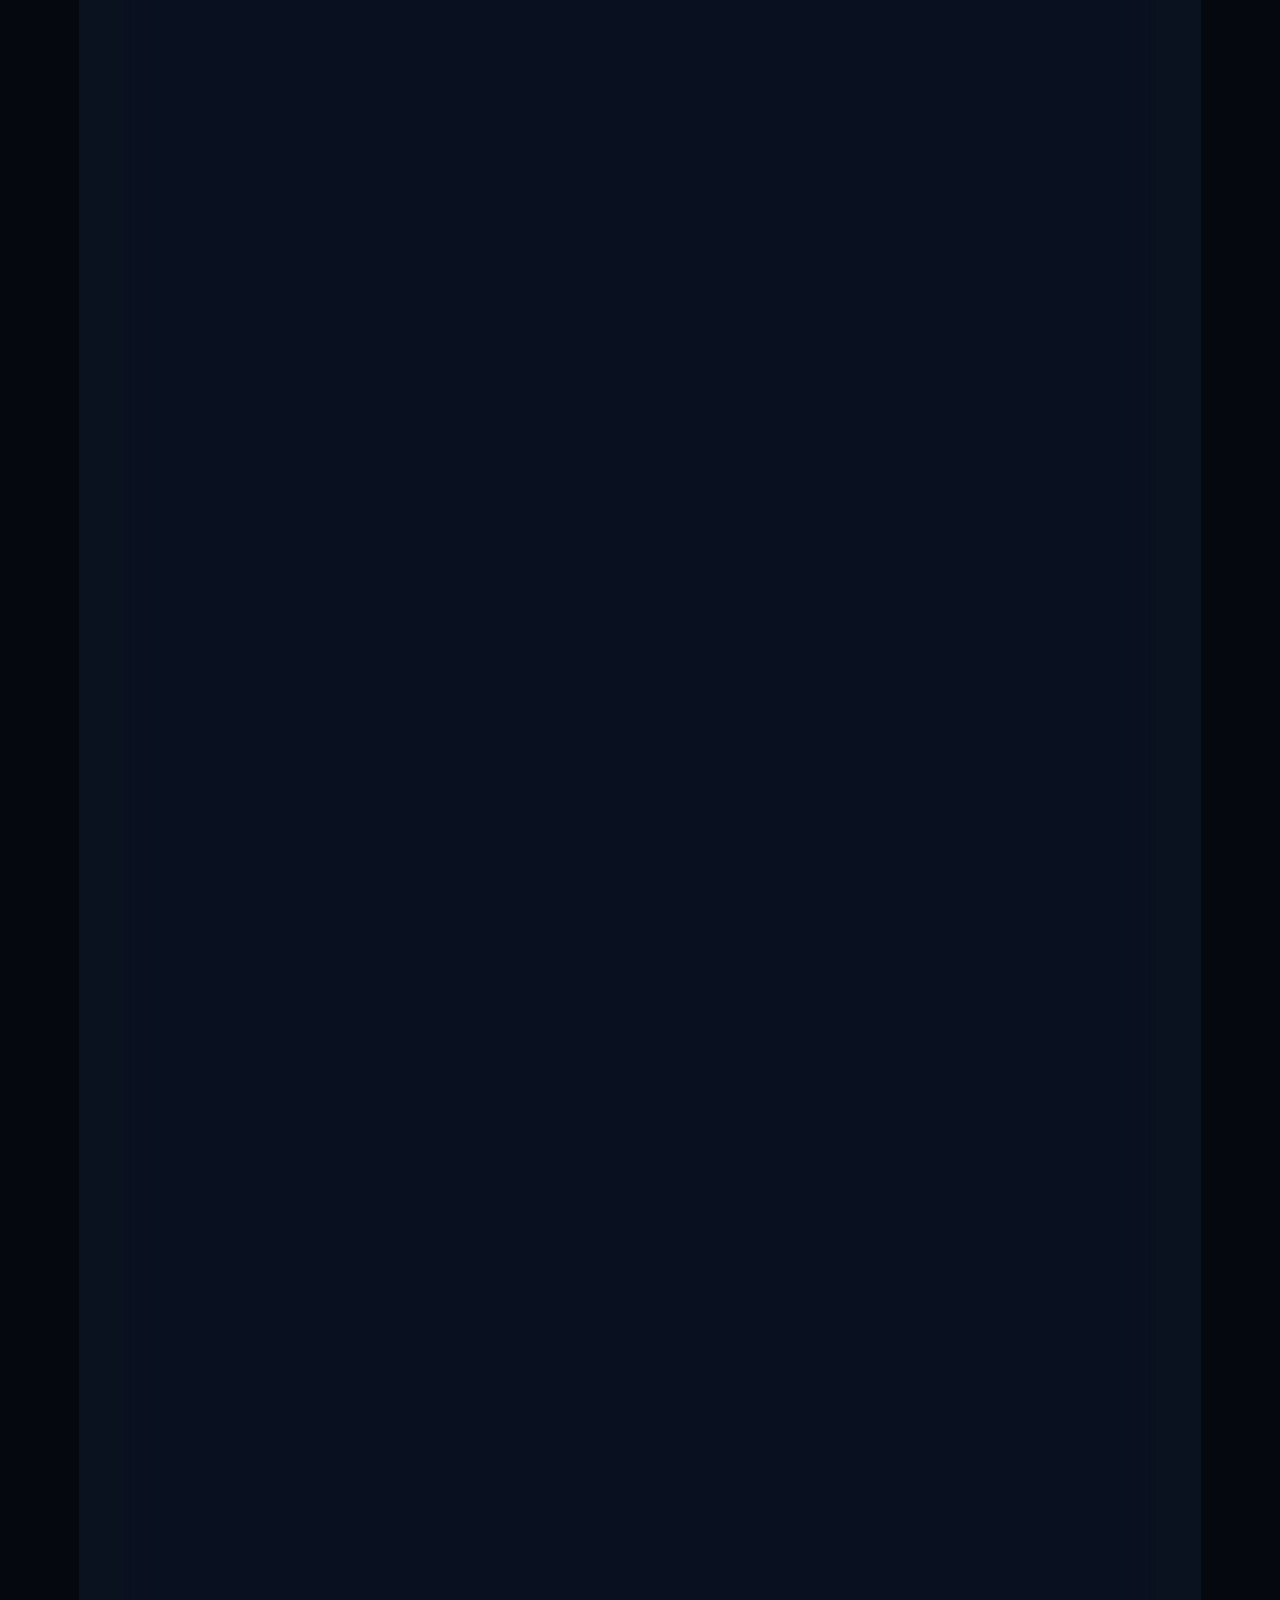
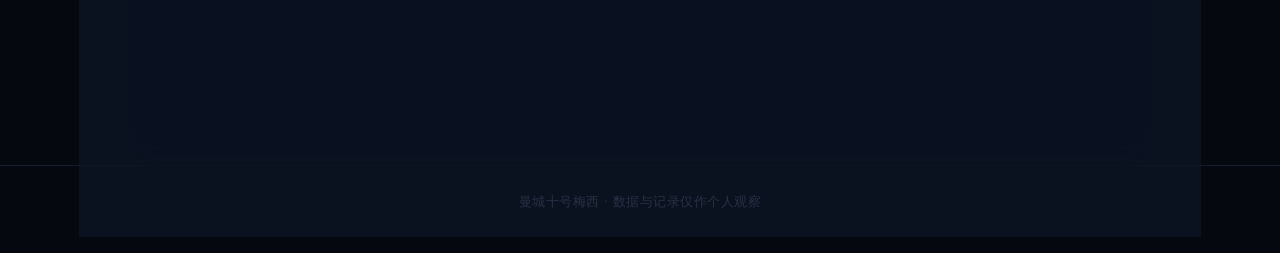
<file: deepseek.html>
<!DOCTYPE html>
<html lang="zh-CN" class="t-dark" data-def="dark">
<head>
<meta charset="UTF-8">
<meta name="viewport" content="width=device-width, initial-scale=1">
<meta http-equiv="Cache-Control" content="no-cache, no-store, must-revalidate">
<meta http-equiv="Pragma" content="no-cache">
<meta http-equiv="Expires" content="0">
<title>DeepSeek 余额与消耗 · 曼城十号梅西</title>
<link rel="icon" href="data:image/svg+xml,<svg xmlns='http://www.w3.org/2000/svg' viewBox='0 0 100 100'><defs><linearGradient id='g' x1='0' y1='0' x2='1' y2='1'><stop offset='0' stop-color='%234d6bfe'/><stop offset='1' stop-color='%235b8cff'/></linearGradient></defs><rect width='100' height='100' rx='26' fill='url(%23g)'/><path d='M50 20 C40 34 30 42 30 56 a20 20 0 0 0 40 0 C70 42 60 34 50 20 Z' fill='white'/></svg>">
<style>
  :root{
    --bg:#080b12;
    --panel:#0e1420;
    --panel2:#131b2a;
    --line:#1d2637;
    --line2:#26314a;
    --ink:#e9eff9;
    --ink2:#98a7bf;
    --ink3:#66748d;
    --up:#f6465d;
    --down:#2ebd85;
    --accent:#5b8cff;
    --ds:#4d6bfe;
    --amber:#f0b90b;
  }
  *{margin:0;padding:0;box-sizing:border-box}
  body{
    min-height:100vh;
    background:
      radial-gradient(1000px 520px at 10% -14%, rgba(77,107,254,.16), transparent 62%),
      radial-gradient(880px 460px at 94% -8%, rgba(240,185,11,.07), transparent 58%),
      var(--bg);
    background-attachment:fixed;
    color:var(--ink);
    font-family:system-ui,-apple-system,"Segoe UI","PingFang SC","Hiragino Sans GB","Microsoft YaHei",sans-serif;
    -webkit-font-smoothing:antialiased;
    line-height:1.65;
    display:flex;flex-direction:column;
  }
  .wrap{width:100%;max-width:1080px;margin:0 auto;padding:0 24px}
  a{color:inherit;text-decoration:none}
  .num{font-variant-numeric:tabular-nums}

  header{padding:34px 0 6px}
  .back{display:inline-flex;align-items:center;gap:7px;font-size:13px;color:var(--ink2);
    transition:color .2s ease,gap .2s ease}
  .back:hover{color:var(--ink);gap:10px}
  .tag{font-size:11.5px;letter-spacing:.28em;font-weight:700;margin-top:26px;
    background:linear-gradient(90deg,#4d6bfe,#f0b90b);
    -webkit-background-clip:text;background-clip:text;color:transparent}
  h1{font-size:clamp(26px,4.4vw,40px);font-weight:750;letter-spacing:-.01em;margin-top:10px;line-height:1.2}
  .lede{margin-top:12px;font-size:14.5px;color:var(--ink2)}

  main{flex:1 1 auto;padding:26px 0 70px}

  .kpis{display:grid;grid-template-columns:repeat(auto-fit,minmax(200px,1fr));gap:16px}
  .kpi{background:var(--panel);border:1px solid var(--line);border-radius:18px;padding:20px 22px}
  .kpi .k{font-size:11.5px;letter-spacing:.14em;font-weight:700;color:var(--ink3)}
  .kpi .v{font-size:27px;font-weight:750;letter-spacing:-.02em;margin-top:8px;font-variant-numeric:tabular-nums}
  .kpi .s{font-size:12px;color:var(--ink3);margin-top:4px}
  .kpi .v.warm{color:var(--amber)}
  .kpi .v.cool{color:var(--accent)}
  .kpi .v.warn{color:var(--up)}
  .kpi .v.ok{color:var(--down)}

  section.card{background:var(--panel);border:1px solid var(--line);border-radius:22px;
    padding:22px 24px 18px;margin-top:22px}
  .card-head{display:flex;align-items:baseline;justify-content:space-between;gap:14px;flex-wrap:wrap}
  .card-head h2{font-size:17px;font-weight:700;letter-spacing:.01em}
  .card-head .hint{font-size:12px;color:var(--ink3)}
  .chart{margin-top:14px;line-height:0}
  .chart svg{display:block;width:100%;height:auto}

  .list{margin-top:12px;border-top:1px solid var(--line)}
  .row{display:flex;align-items:center;justify-content:space-between;gap:14px;
    padding:11px 2px;border-bottom:1px solid var(--line);font-size:13.5px}
  .row .d{color:var(--ink2);font-variant-numeric:tabular-nums}
  .row .b{font-weight:650;font-variant-numeric:tabular-nums}
  .row .u{font-weight:650;font-variant-numeric:tabular-nums}
  .row .u.used{color:var(--amber)}
  .row .u.recharge{color:var(--down)}
  .row .u.na{color:var(--ink3)}
  .row.hd{font-size:11.5px;letter-spacing:.12em;font-weight:700;color:var(--ink3);border-bottom:1px solid var(--line2)}
  .empty{padding:36px 0;text-align:center;color:var(--ink3);font-size:13.5px}

  footer{border-top:1px solid var(--line);padding:26px 0 40px;
    font-size:12.5px;color:var(--ink3);text-align:center;background:rgba(10,14,22,.6)}
  .dot{display:inline-block;width:7px;height:7px;border-radius:50%;background:var(--ink3);margin-right:6px;vertical-align:1px}
  .dot.ok{background:var(--down)}
  .dot.err{background:var(--up)}
  @media (max-width:820px){
    header{padding:22px 0 4px}
    .wrap{padding:0 18px}
    .kpi .v{font-size:23px}
  }
</style>
<link rel="stylesheet" href="./assets/tech-ui.css?v=20260927160000">
<script>(function(){try{var t=localStorage.getItem("tech-theme");if(t==="light"||t==="dark")document.documentElement.className="t-"+t;}catch(e){}})();</script>
</head>
<body>

<header class="wrap">
  <a class="back" href="./home3.html">&#8592; 曼城十号梅西</a>
  <div class="tag">DEEPSEEK API USAGE</div>
  <h1>DeepSeek 余额与消耗</h1>
  <p class="lede">每日 00:00 自动记录余额 · 数据云端同步 · <span id="cloudState"><span class="dot"></span>连接中</span></p>
</header>

<main class="wrap">

  <div class="kpis">
    <div class="kpi"><div class="k">当前余额</div><div class="v cool" id="kBal">&#8212;</div><div class="s" id="kBalSub">&#8212;</div></div>
    <div class="kpi"><div class="k">过去 24 小时使用</div><div class="v warm" id="kUsed">&#8212;</div><div class="s" id="kUsedSub">&#8212;</div></div>
    <div class="kpi"><div class="k">日均消耗</div><div class="v" id="kAvg">&#8212;</div><div class="s" id="kAvgSub">&#8212;</div></div>
    <div class="kpi"><div class="k">预计可用</div><div class="v" id="kDays">&#8212;</div><div class="s">按日均消耗推算</div></div>
  </div>

  <section class="card">
    <div class="card-head"><h2>余额变化</h2><span class="hint" id="hintBal">有记录以来</span></div>
    <div class="chart" id="chartBal"></div>
  </section>

  <section class="card">
    <div class="card-head"><h2>每日使用量</h2><span class="hint">相邻两次记录（各为 00:00）之间的余额差 · 单位：元</span></div>
    <div class="chart" id="chartUse"></div>
  </section>

  <section class="card">
    <div class="card-head"><h2>记录明细</h2><span class="hint" id="hintRec"></span></div>
    <div id="recList"></div>
  </section>

</main>

<footer>曼城十号梅西 · 数据与记录仅作个人观察</footer>

<script src="./assets/workbuddy-cloud-sdk.js"></script>
<script src="./assets/wb-cloud-v2.js"></script>

<script>
(function () {
  "use strict";

  function pad(n) { return n < 10 ? "0" + n : "" + n; }

  function mark(state, txt) {
    var el = document.getElementById("cloudState");
    if (!el) return;
    el.innerHTML = '<span class="dot ' + state + '"></span>' + txt;
  }

  /* 从云端读取 deepseek:<日期> 记录；并合并同源静态记录
     （GitHub Pages 上云网关有域名白名单，浏览器跨域读写会 403，
      所以发布版改用仓库里的 ./data/deepseek.json 作数据源） */
  var FILE_ROWS = [];
  function rows() {
    var out = [], have = {};
    var d = (window.WB && WB.ready) ? WB.data : {};
    for (var k in d) {
      if (!Object.prototype.hasOwnProperty.call(d, k)) continue;
      if (k.indexOf("deepseek:") !== 0) continue;
      var v = d[k];
      if (!v || typeof v !== "object" || typeof v.bal !== "number") continue;
      out.push({ date: k.slice(9), bal: v.bal, top: v.top, grt: v.grt, ts: v.ts });
      have[k.slice(9)] = 1;
    }
    FILE_ROWS.forEach(function (r) {
      if (!r || !r.date || typeof r.bal !== "number" || have[r.date]) return;
      out.push({ date: r.date, bal: r.bal, top: r.top, grt: r.grt, ts: r.ts });
      have[r.date] = 1;
    });
    out.sort(function (a, b) { return a.date < b.date ? -1 : (a.date > b.date ? 1 : 0); });
    /* 相邻两天的余额差 = 期间使用额（负数表示充值） */
    for (var i = 1; i < out.length; i++) {
      out[i].used = +(out[i - 1].bal - out[i].bal).toFixed(2);
    }
    return out;
  }

  function fmtY(v) {
    if (v === null || v === undefined || isNaN(v)) return "\u2014";
    return "\u00A5" + v.toFixed(2);
  }
  function fmtAx(v) {
    var a = Math.abs(v);
    return "\u00A5" + (a >= 1000 ? Math.round(v) : (a >= 100 ? v.toFixed(0) : v.toFixed(1)));
  }
  function fmtDay(date) {
    var p = date.split("-");
    return parseInt(p[1], 10) + "/" + parseInt(p[2], 10);
  }
  function esc(s) {
    return String(s).replace(/&/g, "&amp;").replace(/</g, "&lt;").replace(/>/g, "&gt;");
  }

  /* 通用折线图 */
  function lineChart(el, pts, color, gradId, yFmt) {
    if (!el) return;
    if (!pts.length) { el.innerHTML = '<div class="empty">还没有记录，明天 00:00 后出现第一个数据点。</div>'; return; }
    var W = 1000, H = 320, L = 74, R = 20, T = 20, B = 40;
    var vals = pts.map(function (p) { return p.v; });
    var lo = Math.min.apply(null, vals), hi = Math.max.apply(null, vals);
    if (hi === lo) { hi = lo + Math.max(1, hi * 0.02); lo = lo - Math.max(1, hi * 0.02); }
    var padY = (hi - lo) * 0.16;
    lo -= padY; hi += padY;
    var span = hi - lo;
    var x = function (i) { return L + (W - L - R) * (pts.length < 2 ? 0.5 : i / (pts.length - 1)); };
    var y = function (v) { return T + (H - T - B) * (1 - (v - lo) / span); };

    var line = pts.map(function (p, i) { return (i ? "L" : "M") + x(i).toFixed(1) + " " + y(p.v).toFixed(1); }).join(" ");
    var area = "";
    if (pts.length >= 2) {
      area = line + " L " + x(pts.length - 1).toFixed(1) + " " + (H - B) + " L " + x(0).toFixed(1) + " " + (H - B) + " Z";
    }

    var grid = "";
    for (var g = 0; g <= 4; g++) {
      var v = lo + span * g / 4, yy = y(v);
      grid += '<line x1="' + L + '" y1="' + yy.toFixed(1) + '" x2="' + (W - R) + '" y2="' + yy.toFixed(1) +
        '" stroke="#1d2637" stroke-dasharray="4 5"/>' +
        '<text x="' + (L - 10) + '" y="' + (yy + 4).toFixed(1) + '" text-anchor="end" font-size="11" fill="#66748d">' +
        yFmt(v) + '</text>';
    }

    var step = Math.max(1, Math.ceil(pts.length / 9));
    var ticks = "";
    pts.forEach(function (p, i) {
      if (i % step !== 0 && i !== pts.length - 1) return;
      ticks += '<text x="' + x(i).toFixed(1) + '" y="' + (H - 12) + '" text-anchor="middle" font-size="11" fill="#66748d">' +
        fmtDay(p.d) + '</text>';
    });

    var dots = "";
    if (pts.length <= 40) {
      pts.forEach(function (p, i) {
        if (i !== pts.length - 1 && pts.length > 12 && i % step !== 0) return;
        dots += '<circle cx="' + x(i).toFixed(1) + '" cy="' + y(p.v).toFixed(1) + '" r="2.6" fill="' + color + '"/>';
      });
    }
    var last = pts[pts.length - 1];
    dots += '<circle cx="' + x(pts.length - 1).toFixed(1) + '" cy="' + y(last.v).toFixed(1) + '" r="4.2" fill="' + color + '"/>';

    el.innerHTML =
      '<svg viewBox="0 0 ' + W + ' ' + H + '" xmlns="http://www.w3.org/2000/svg">' +
      '<defs><linearGradient id="' + gradId + '" x1="0" y1="0" x2="0" y2="1">' +
      '<stop offset="0" stop-color="' + color + '" stop-opacity=".26"/>' +
      '<stop offset="1" stop-color="' + color + '" stop-opacity="0"/></linearGradient></defs>' +
      grid +
      (area ? '<path d="' + area + '" fill="url(#' + gradId + ')"/>' : "") +
      (pts.length >= 2 ? '<path d="' + line + '" fill="none" stroke="' + color + '" stroke-width="2.2" stroke-linejoin="round" stroke-linecap="round"/>' : "") +
      dots + ticks + '</svg>';
  }

  /* 柱状图：每日使用量 */
  function barChart(el, pts) {
    if (!el) return;
    if (!pts.length) { el.innerHTML = '<div class="empty">至少需要两天的记录才能算出每日使用量。</div>'; return; }
    var W = 1000, H = 300, L = 74, R = 20, T = 24, B = 40;
    var vals = pts.map(function (p) { return p.v; });
    var lo = Math.min.apply(null, vals.concat([0]));
    var hi = Math.max.apply(null, vals.concat([0]));
    if (hi === lo) hi = lo + 1;
    var span = hi - lo;
    var y = function (v) { return T + (H - T - B) * (1 - (v - lo) / span); };
    var bw = (W - L - R) / pts.length;
    var barW = Math.min(54, Math.max(6, bw * 0.52));

    var out = "", grid = "";
    for (var g = 0; g <= 4; g++) {
      var v = lo + span * g / 4, yy = y(v);
      grid += '<line x1="' + L + '" y1="' + yy.toFixed(1) + '" x2="' + (W - R) + '" y2="' + yy.toFixed(1) +
        '" stroke="#1d2637" stroke-dasharray="4 5"/>' +
        '<text x="' + (L - 10) + '" y="' + (yy + 4).toFixed(1) + '" text-anchor="end" font-size="11" fill="#66748d">' +
        fmtAx(v) + '</text>';
    }
    out += grid;
    out += '<line x1="' + L + '" y1="' + y(0).toFixed(1) + '" x2="' + (W - R) + '" y2="' + y(0).toFixed(1) +
      '" stroke="#3a4a6d" stroke-width="1.2"/>';

    var step = Math.max(1, Math.ceil(pts.length / 12));
    pts.forEach(function (p, i) {
      var cx = L + bw * i + bw / 2;
      var y0 = y(0), y1 = y(p.v);
      var top = Math.min(y0, y1), h = Math.max(1.5, Math.abs(y1 - y0));
      var color = p.v > 0 ? "#f0b90b" : (p.v < 0 ? "#2ebd85" : "#3a4a6d");
      out += '<rect x="' + (cx - barW / 2).toFixed(1) + '" y="' + top.toFixed(1) + '" width="' + barW.toFixed(1) +
        '" height="' + h.toFixed(1) + '" rx="3" fill="' + color + '" opacity=".88"/>';
      if (p.v !== 0 && (i % step === 0 || i === pts.length - 1)) {
        out += '<text x="' + cx.toFixed(1) + '" y="' + (p.v > 0 ? top - 7 : top + h + 15).toFixed(1) +
          '" text-anchor="middle" font-size="11" fill="' + color + '">' + fmtAx(p.v) + '</text>';
      }
      if (i % step === 0 || i === pts.length - 1) {
        out += '<text x="' + cx.toFixed(1) + '" y="' + (H - 12) + '" text-anchor="middle" font-size="11" fill="#66748d">' +
          fmtDay(p.d) + '</text>';
      }
    });

    el.innerHTML = '<svg viewBox="0 0 ' + W + ' ' + H + '" xmlns="http://www.w3.org/2000/svg">' + out + '</svg>';
  }

  function render() {
    var r = rows();
    var last = r.length ? r[r.length - 1] : null;

    /* KPI */
    var e;
    e = document.getElementById("kBal");
    if (e) {
      e.textContent = last ? fmtY(last.bal) : "\u2014";
      e.className = "v " + (last && last.bal < 50 ? "warn" : "cool");
    }
    e = document.getElementById("kBalSub");
    if (e) e.textContent = last ? ("记录于 " + last.date + " 00:00 后") : "暂无记录";

    e = document.getElementById("kUsed");
    if (e) {
      if (last && typeof last.used === "number") {
        e.textContent = (last.used >= 0 ? fmtY(last.used) : "\u2212" + fmtY(-last.used));
        e.className = "v " + (last.used >= 0 ? "warm" : "ok");
      } else { e.textContent = "\u2014"; e.className = "v"; }
    }
    e = document.getElementById("kUsedSub");
    if (e) e.textContent = (last && typeof last.used === "number")
      ? (last.used >= 0 ? "较前一日余额的减少额" : "余额上升（充值）")
      : "需至少两天记录";

    var useds = r.filter(function (x) { return typeof x.used === "number" && x.used >= 0; }).map(function (x) { return x.used; });
    var avg = useds.length ? (useds.reduce(function (a, b) { return a + b; }, 0) / useds.length) : null;
    /* 用首末余额差 / 跨度天数 更稳（避免充值日拉偏均值） */
    if (r.length >= 2) {
      var d0 = new Date(r[0].date + "T00:00:00"), d1 = new Date(r[r.length - 1].date + "T00:00:00");
      var days = Math.round((d1 - d0) / 86400000);
      var net = r[0].bal - r[r.length - 1].bal;
      if (days > 0 && net >= 0) avg = net / days;
      else if (days > 0) avg = null;
    }
    e = document.getElementById("kAvg");
    if (e) e.textContent = (avg !== null && avg > 0) ? fmtY(avg) : "\u2014";
    e = document.getElementById("kAvgSub");
    if (e) e.textContent = (avg !== null && avg > 0) ? ("基于 " + r.length + " 天记录") : "记录不足";

    e = document.getElementById("kDays");
    if (e) e.textContent = (avg && avg > 0 && last) ? ("约 " + Math.floor(last.bal / avg) + " 天") : "\u2014";

    /* 图表 */
    lineChart(document.getElementById("chartBal"),
      r.map(function (x) { return { d: x.date, v: x.bal }; }), "#4d6bfe", "gBal", fmtAx);

    barChart(document.getElementById("chartUse"),
      r.filter(function (x) { return typeof x.used === "number"; }).map(function (x) { return { d: x.date, v: x.used }; }));

    /* 明细 */
    var list = document.getElementById("recList");
    if (list) {
      if (!r.length) {
        list.innerHTML = '<div class="empty">暂无记录。定时任务每天 00:00 写入一次，明天开始出现数据。</div>';
      } else {
        var html = '<div class="list"><div class="row hd"><span class="d">日期</span><span>b/额度</span><span>当日使用</span></div>';
        for (var i = r.length - 1; i >= 0; i--) {
          var x = r[i];
          var u = (typeof x.used === "number")
            ? (x.used > 0 ? '<span class="u used">' + fmtY(x.used) + '</span>'
              : (x.used < 0 ? '<span class="u recharge">充值 ' + fmtY(-x.used) + '</span>'
                : '<span class="u na">¥0.00</span>'))
            : '<span class="u na">\u2014</span>';
          html += '<div class="row"><span class="d">' + esc(x.date) + '</span>' +
            '<span class="b">' + fmtY(x.bal) + '</span>' + u + '</div>';
        }
        html += '</div>';
        list.innerHTML = html;
      }
    }
    e = document.getElementById("hintRec");
    if (e) e.textContent = r.length ? (r.length + " 条记录 · 每日 00:00 自动写入") : "";
    e = document.getElementById("hintBal");
    if (e) e.textContent = r.length ? ("有记录以来 · 共 " + r.length + " 天") : "有记录以来";
  }

  function refresh() {
    var cloudOk = !!(window.WB && WB.ready && !WB.error);
    render();
    if (cloudOk) mark("ok", "云端已同步");
    else if (FILE_ROWS.length) mark("ok", "已加载静态记录");
    else mark("err", window.WB ? "只读 · 显示仓库快照数据" : "加载中…");
  }

  refresh();
  if (window.WB) {
    WB.onReady(refresh);
    if (WB.ready) refresh();
  }

  /* 同源静态记录：每天 00:00 由本机任务写入仓库 data/deepseek.json，Pages 重建后生效 */
  fetch("./data/deepseek.json", { cache: "no-store" })
    .then(function (r) { return r.ok ? r.json() : null; })
    .then(function (j) {
      if (!j || !j.records || !j.records.length) return;
      FILE_ROWS = j.records;
      refresh();
    })
    .catch(function () {});

  /* 返回主页时带时间戳，绕过缓存 */
  Array.prototype.forEach.call(document.querySelectorAll('a[href$=".html"]'), function (a) {
    var h = a.getAttribute("href");
    if (h && h.indexOf("?") < 0) a.setAttribute("href", h + "?t=" + Date.now());
  });
})();
</script>









<!-- VER-BLOCK -->
<script>var PAGE_VER="20260927160000";</script>
<script>
/* 版本自检 + 地址栏净化：
   1) 主页加载后立即把地址栏规范为站点根地址 /（根地址是跳转壳，刷新永远安全）；
   2) 本机若见过更新的版本（localStorage.wbBuild），立即切到带时间戳的最新地址——无需联网；
   3) 否则与服务器 version.json 核对版本，旧版自动跳转；
   4) 确认自己是最新版时，抹掉地址栏 ?t= 参数。
   防循环：同一目标版本最多连续跳 5 次，跳到最新版后计数清零。 */
(function () {
  var HOMES = ["index.html", "home.html", "home2.html", "home3.html"];
  var origPath = location.pathname;
  var nm = origPath.split("/").pop() || "index.html";
  var isHome = HOMES.indexOf(nm) >= 0;
  var hadParam = /[?&]t=\d{10,}/.test(location.href);
  function cleanUrl() {
    try {
      var u = new URL(location.href);
      u.searchParams.delete("t");
      var qs = u.searchParams.toString();
      var path = isHome ? origPath.replace(/[^/]*$/, "") : origPath;
      history.replaceState(null, "", path + (qs ? "?" + qs : "") + u.hash);
    } catch (e) {}
  }
  function hop(target) {
    var now = Date.now(), n = 0, t0 = 0, tv = "";
    try {
      var parts = (localStorage.getItem("wbHop") || "").split("|");
      tv = parts[0] || ""; n = +(parts[1] || 0) || 0; t0 = +(parts[2] || 0) || 0;
    } catch (e) {}
    if (tv !== String(target) || now - t0 > 600000) { n = 0; }
    if (n >= 5) return false;
    try { localStorage.setItem("wbHop", String(target) + "|" + (n + 1) + "|" + now); } catch (e) {}
    location.replace(origPath + "?t=" + now);
    return true;
  }
  function ok() {
    try { localStorage.removeItem("wbHop"); } catch (e) {}
    if (hadParam || isHome) cleanUrl();
  }
  if (!/^https?:$/.test(location.protocol) || typeof PAGE_VER === "undefined") return;
  if (isHome) cleanUrl();
  var myVer = parseInt(PAGE_VER, 10) || 0;
  var seen = 0;
  try { seen = parseInt(localStorage.getItem("wbBuild") || "0", 10) || 0; } catch (e) {}
  if (seen > myVer) { hop(seen); return; }
  if (myVer > seen) { try { localStorage.setItem("wbBuild", String(myVer)); } catch (e) {} }
  fetch("./version.json?t=" + Date.now(), { cache: "no-store" })
    .then(function (r) { return r.json(); })
    .then(function (j) {
      var latest = j && j[nm];
      if (!latest || latest === PAGE_VER) { ok(); return; }
      try { localStorage.setItem("wbBuild", String(latest)); } catch (e) {}
      hop(latest);
    })
    .catch(function () { if (hadParam) cleanUrl(); });
})();
</script>
<!-- /VER-BLOCK -->

<script src="./assets/tech-ui.js?v=20260927160000"></script>
</body>
</html>
</file>
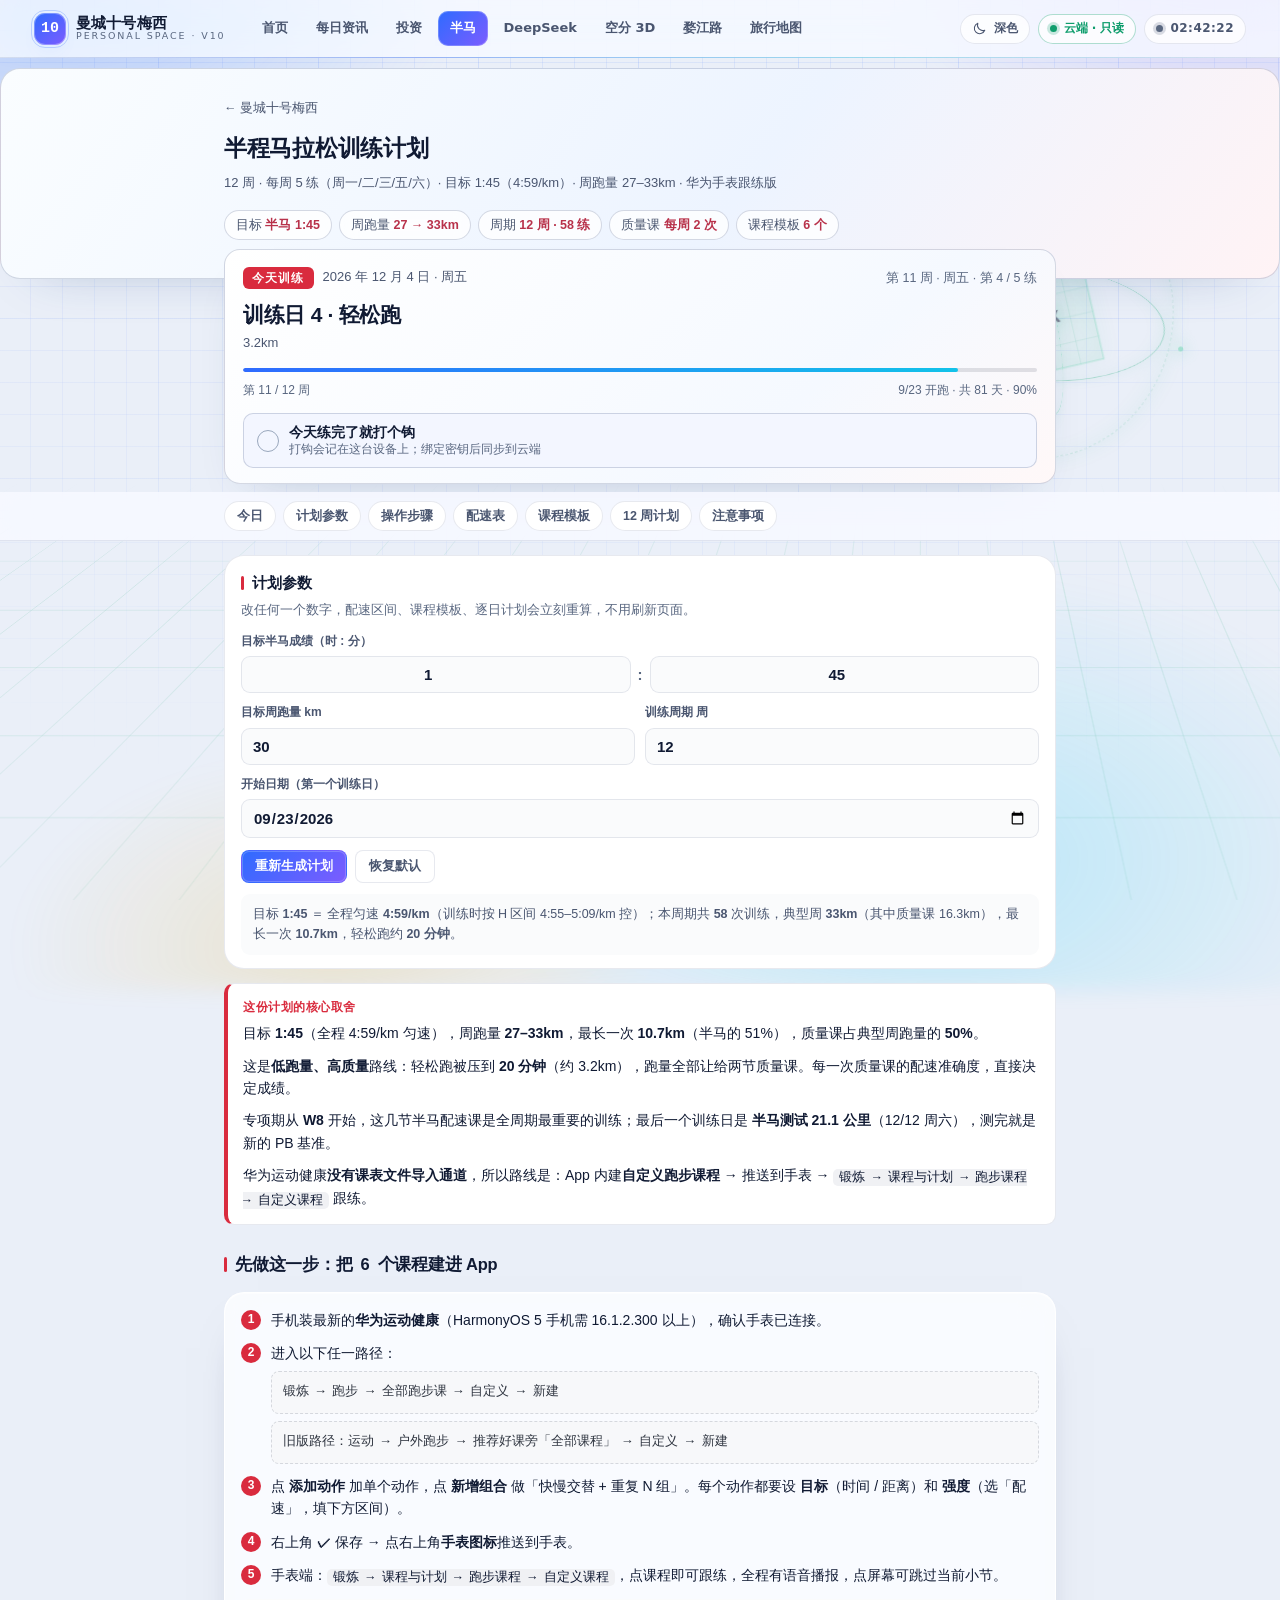
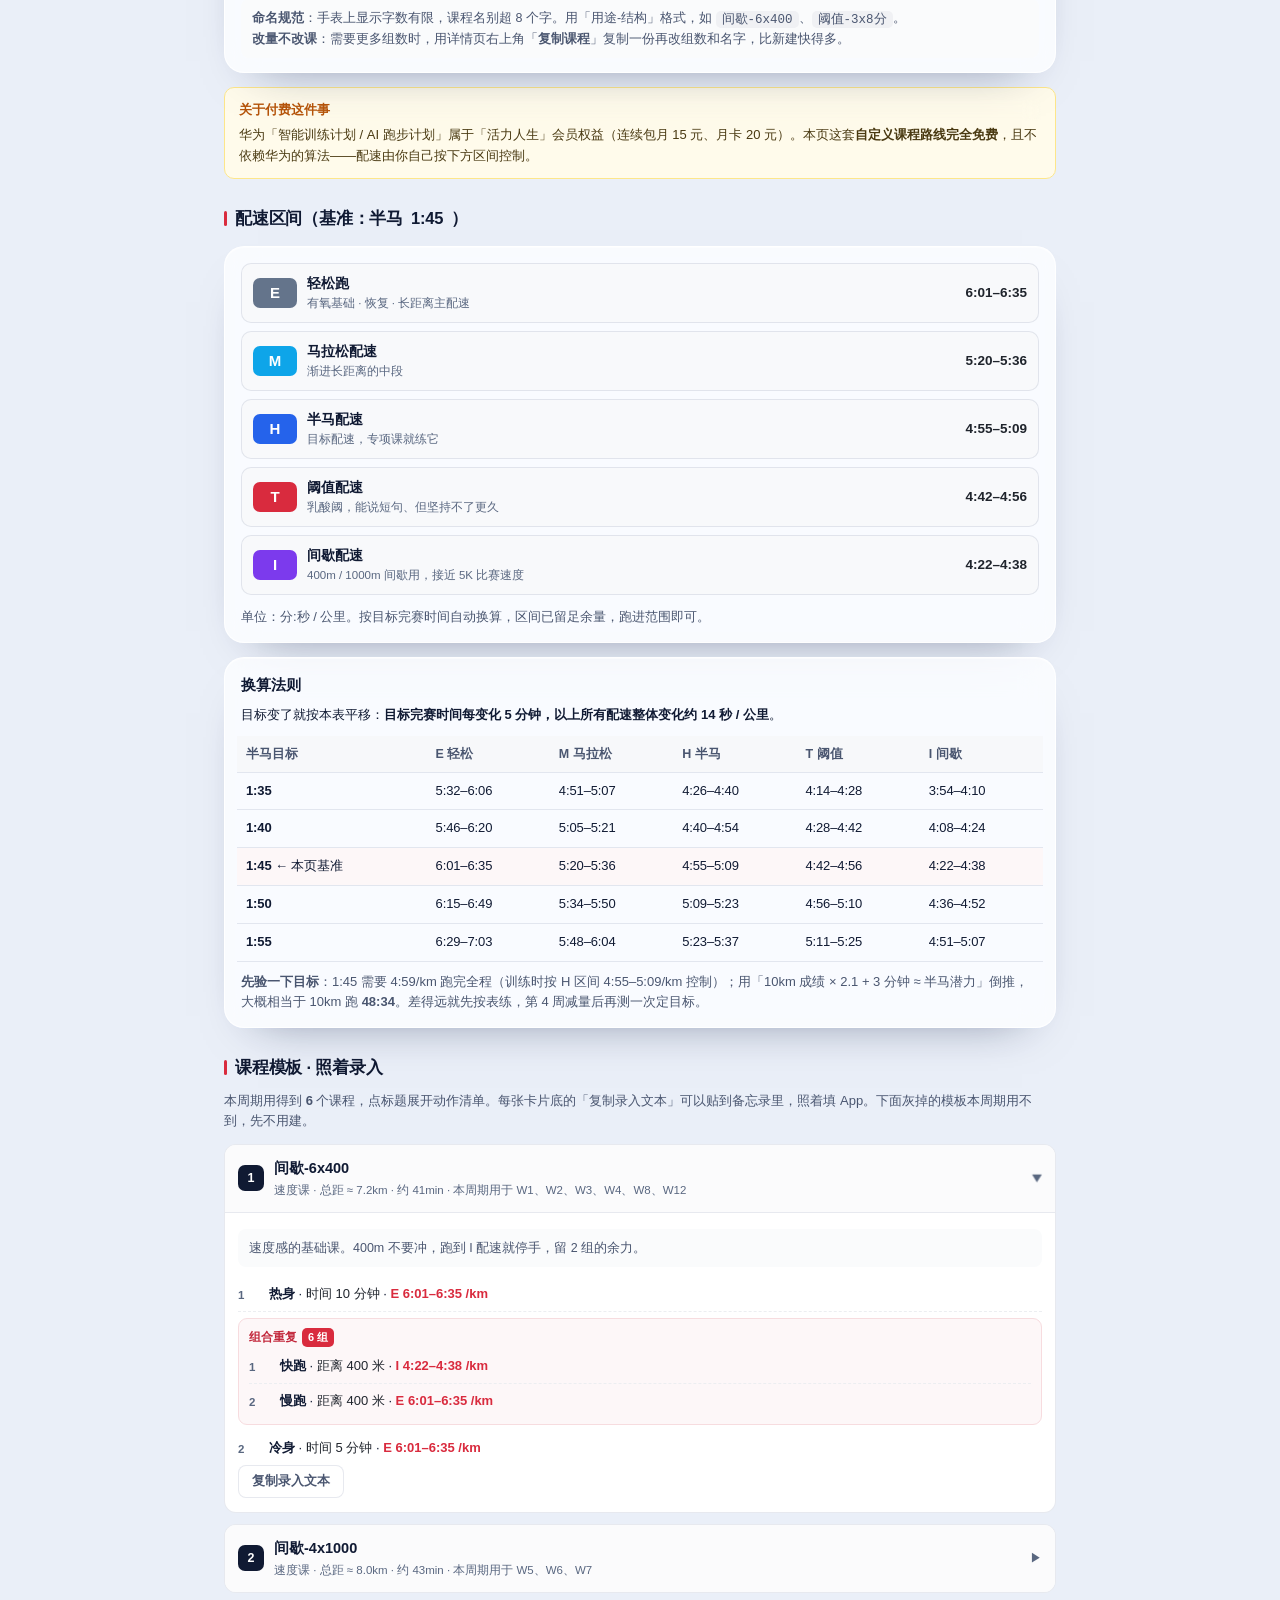
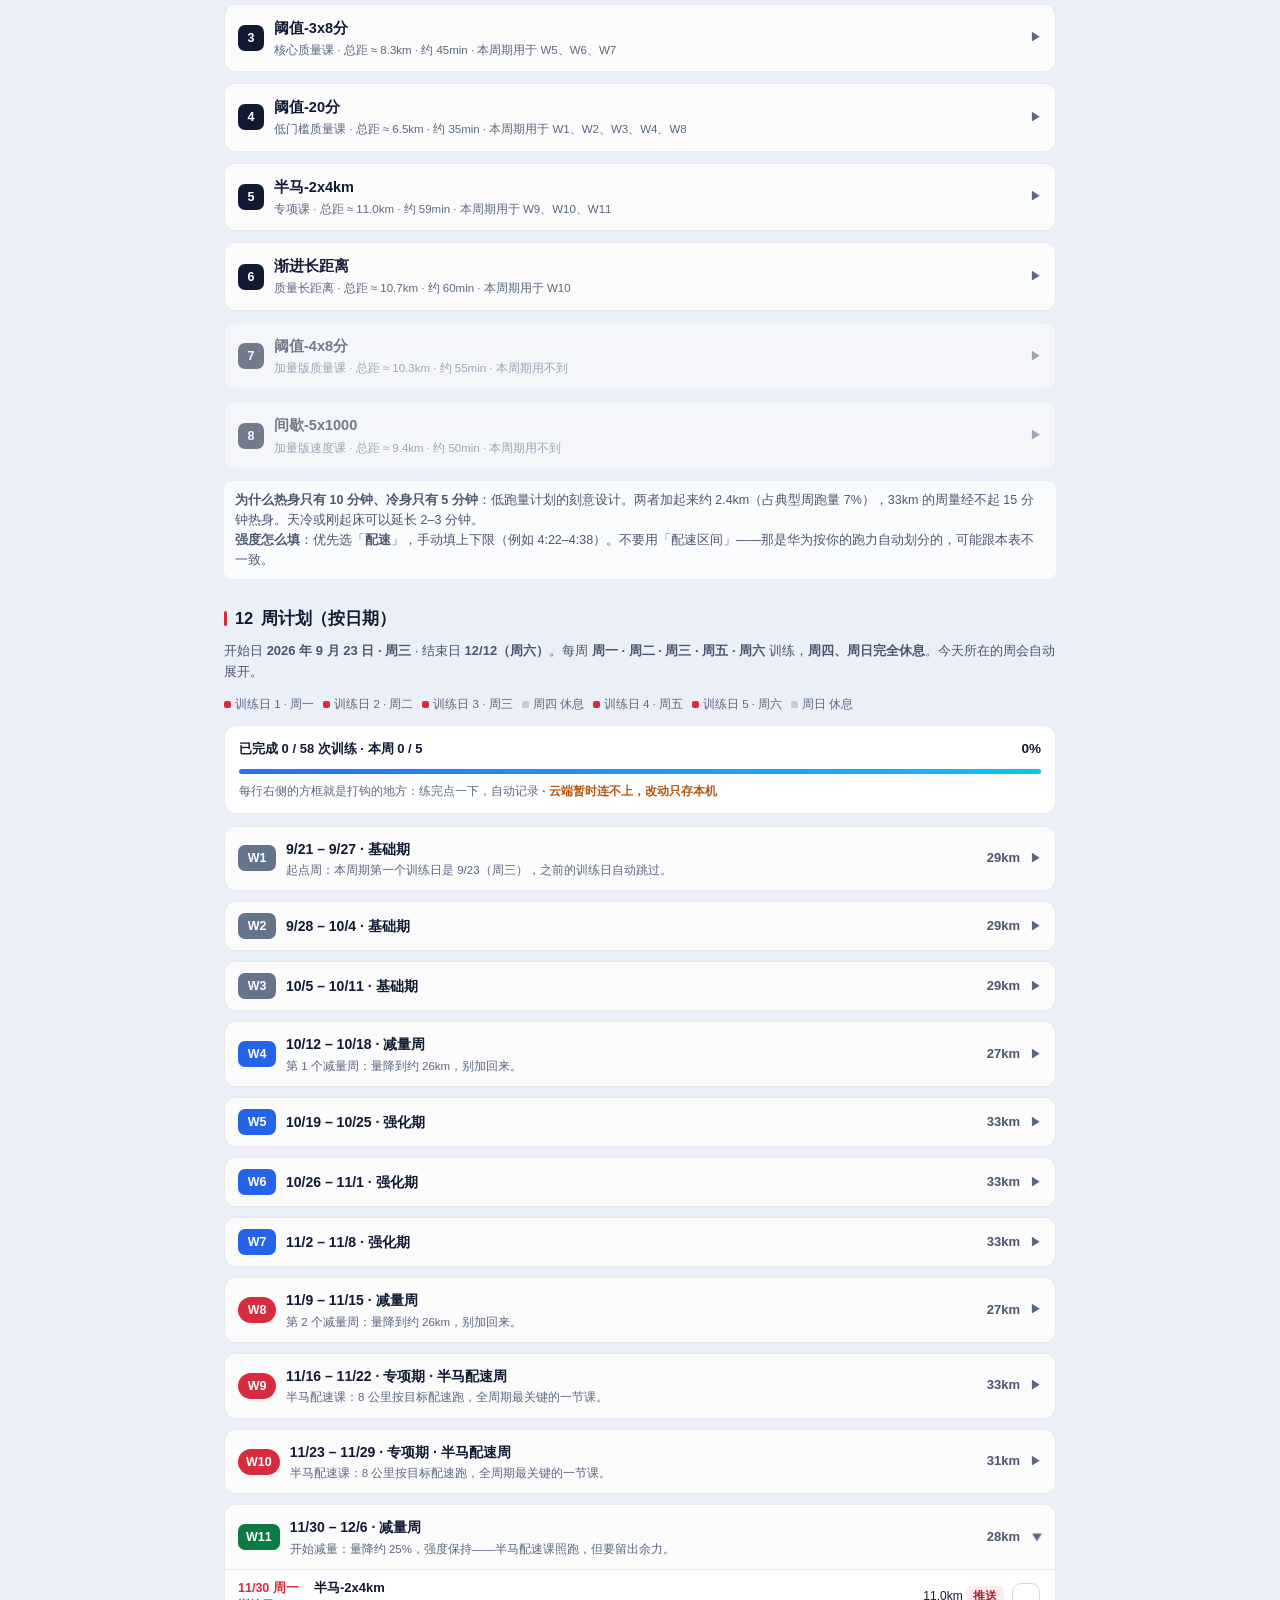
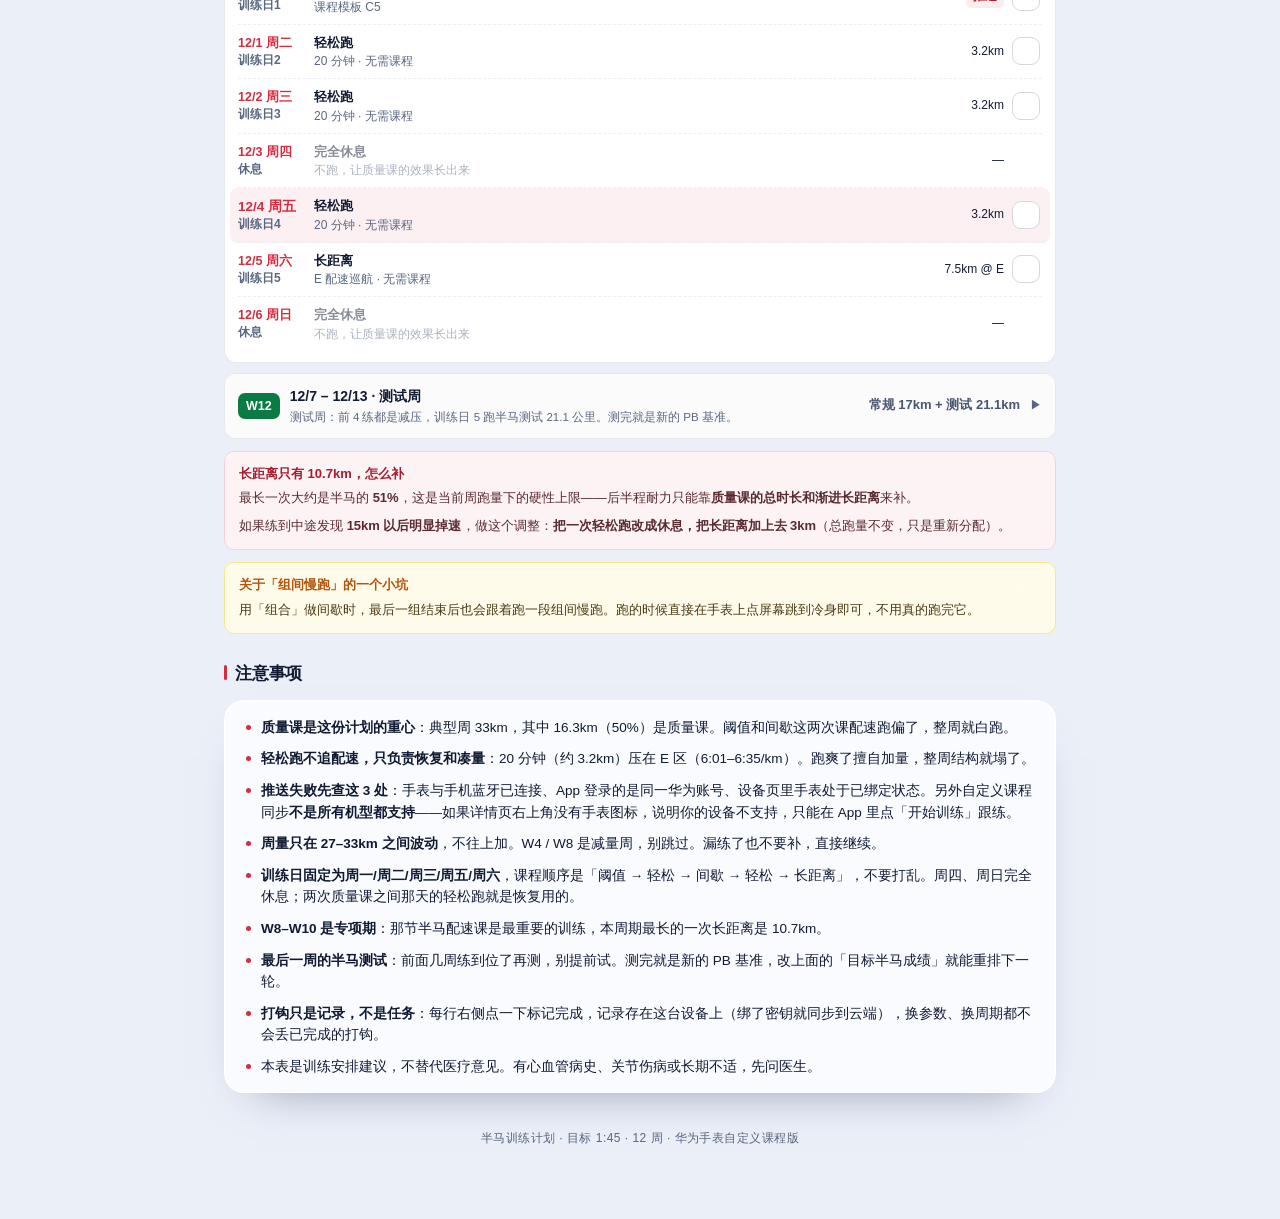
<file: halfmarathon.html>
<!DOCTYPE html>
<html lang="zh-CN" class="t-light" data-def="light">
<head>
<meta charset="UTF-8">
<meta name="viewport" content="width=device-width, initial-scale=1.0, viewport-fit=cover">
<meta http-equiv="Cache-Control" content="no-cache, no-store, must-revalidate">
<meta http-equiv="Pragma" content="no-cache">
<meta http-equiv="Expires" content="0">
<title>半马训练计划 · 目标 1:45 · 华为手表同步版</title>
<style>
  :root{
    --red:#d92b3e;
    --ink:#16181d;
    --ink-2:#4a5058;
    --ink-3:#8b929c;
    --green:#0b7a43;
    --bg:#f2f3f5;
    --card:#ffffff;
    --line:#e3e5e9;
    --radius:14px;
  }
  *{box-sizing:border-box;-webkit-tap-highlight-color:transparent}
  html{-webkit-text-size-adjust:100%}
  body{
    margin:0;background:var(--bg);color:var(--ink);
    font-family:-apple-system,BlinkMacSystemFont,"PingFang SC","HarmonyOS Sans SC","Microsoft YaHei",sans-serif;
    font-size:15px;line-height:1.6;
    padding-bottom:64px;
  }
  .wrap{max-width:860px;margin:0 auto;padding:0 14px}

  /* ---------- Hero ---------- */
  .hero{
    background:linear-gradient(150deg,#1f2229 0%,#2c3138 55%,#3a2029 100%);
    color:#fff;padding:26px 0 22px;
  }
  .hero h1{margin:0 0 6px;font-size:23px;letter-spacing:-.3px;font-weight:700}
  .hero .sub{color:#b9bfc9;font-size:13px;margin-bottom:16px}
  .chips{display:flex;flex-wrap:wrap;gap:7px;margin-bottom:16px}
  .chip{
    background:rgba(255,255,255,.1);border:1px solid rgba(255,255,255,.16);
    padding:4px 11px;border-radius:999px;font-size:12.5px;color:#e9ecf1;
  }
  .chip b{color:#ff8b9a;font-weight:600}

  /* ---------- 今日训练 ---------- */
  .today{
    background:linear-gradient(140deg,#23262e 0%,#2e333c 58%,#452029 100%);
    color:#fff;border-radius:16px;padding:17px 18px 15px;margin:-30px 0 8px;
    box-shadow:0 20px 44px -24px rgba(0,0,0,.6);
    position:relative;z-index:6;border:1px solid rgba(255,255,255,.07);
  }
  .td-top{display:flex;align-items:center;gap:9px;flex-wrap:wrap;margin-bottom:12px}
  .td-chip{
    font-size:11.5px;font-weight:700;letter-spacing:.1em;
    background:var(--red);color:#fff;border-radius:6px;padding:2px 9px;
  }
  .td-chip.rest{background:#4a5058}
  .td-chip.before{background:#2563eb}
  .td-chip.after{background:#0b7a43}
  .td-date{font-size:13px;color:#b9bfc9}
  .td-day{margin-left:auto;font-size:12.5px;color:#98a1b0;font-variant-numeric:tabular-nums}
  .td-course{font-size:21px;font-weight:750;letter-spacing:-.3px;line-height:1.3}
  .td-meta{font-size:13px;color:#b9bfc9;margin-top:5px;font-variant-numeric:tabular-nums}
  .td-meta .tagline{
    display:inline-block;background:rgba(217,43,62,.22);border:1px solid rgba(217,43,62,.5);
    color:#ff9aa6;border-radius:5px;padding:0 6px;font-size:11.5px;font-weight:700;
    margin-left:4px;vertical-align:1px;
  }
  .td-meta .tagline.ok{background:rgba(11,122,67,.3);border-color:rgba(11,122,67,.65);color:#84e5b0}
  .td-bar{height:4px;background:rgba(255,255,255,.13);border-radius:3px;margin:14px 0 9px;overflow:hidden}
  .td-bar-in{height:100%;background:linear-gradient(90deg,#d92b3e,#ff8b9a);border-radius:3px;width:0;transition:width .6s ease}
  .td-foot{font-size:12px;color:#98a1b0;display:flex;justify-content:space-between;gap:10px;flex-wrap:wrap}
  .td-check{
    margin-top:13px;display:flex;align-items:center;gap:10px;width:100%;
    background:rgba(255,255,255,.08);border:1px solid rgba(255,255,255,.16);color:#fff;
    border-radius:10px;padding:10px 13px;font-size:13.5px;font-weight:650;font-family:inherit;
    cursor:pointer;text-align:left;
  }
  .td-check:active{background:rgba(255,255,255,.15)}
  .td-check.on{background:rgba(11,122,67,.4);border-color:rgba(11,122,67,.75)}
  .td-check .box{
    flex:none;width:22px;height:22px;border-radius:7px;border:1.5px solid rgba(255,255,255,.5);
    display:flex;align-items:center;justify-content:center;font-size:13px;font-weight:800;color:transparent;
  }
  .td-check.on .box{background:#0b7a43;border-color:#0b7a43;color:#fff}
  .td-check[hidden]{display:none}
  .td-check small{display:block;font-weight:400;font-size:11.5px;color:#98a1b0}

  /* ---------- Cards ---------- */
  .card{
    background:var(--card);border-radius:var(--radius);padding:16px 16px 14px;
    margin:14px 0;border:1px solid var(--line);
  }
  h2{
    font-size:16.5px;margin:26px 0 10px;font-weight:700;
    display:flex;align-items:center;gap:8px;letter-spacing:-.2px;
  }
  h2::before{content:"";width:3px;height:15px;background:var(--red);border-radius:2px;flex:none}
  h3{font-size:14.5px;margin:0 0 8px;font-weight:650}
  p{margin:0 0 10px}
  p:last-child{margin-bottom:0}
  .muted{color:var(--ink-2)}
  .small{font-size:13px}

  .verdict{background:#fff;border:1px solid var(--line);border-left:4px solid var(--red);
    border-radius:10px;padding:14px 15px;margin:14px 0}
  .verdict .tag{font-size:12px;font-weight:700;color:var(--red);letter-spacing:.5px;margin-bottom:5px}
  .verdict p{font-size:14px}

  .steps{counter-reset:s;list-style:none;padding:0;margin:0}
  .steps li{counter-increment:s;position:relative;padding-left:30px;margin-bottom:11px;font-size:14px}
  .steps li:last-child{margin-bottom:0}
  .steps li::before{
    content:counter(s);position:absolute;left:0;top:1px;
    width:20px;height:20px;border-radius:50%;background:var(--red);color:#fff;
    font-size:12px;font-weight:700;display:flex;align-items:center;justify-content:center;
  }
  code{
    background:#f0f1f4;padding:1.5px 6px;border-radius:5px;font-size:12.5px;
    font-family:ui-monospace,SFMono-Regular,Menlo,Consolas,monospace;
    word-break:break-all;
  }
  .path{
    display:block;background:#f7f8fa;border:1px dashed #d5d8de;border-radius:8px;
    padding:9px 11px;margin:7px 0;font-size:13px;color:#2f3540;line-height:1.75;
    font-family:ui-monospace,SFMono-Regular,Menlo,Consolas,monospace;
  }

  .scroll{overflow-x:auto;-webkit-overflow-scrolling:touch;margin:0 -4px}
  table{border-collapse:collapse;width:100%;font-size:13px;min-width:520px}
  th,td{padding:8px 9px;text-align:left;border-bottom:1px solid var(--line);white-space:nowrap}
  th{background:#f7f8fa;font-weight:650;font-size:12.5px;color:var(--ink-2)}
  td.num{font-variant-numeric:tabular-nums}
  .badge{
    display:inline-block;padding:1px 7px;border-radius:5px;font-size:11.5px;
    font-weight:600;line-height:1.7;
  }
  .b-i{background:#fdecee;color:#a81c2e}

  .pace-grid{display:grid;gap:8px}
  .pace-row{
    display:grid;grid-template-columns:44px 1fr auto;gap:10px;align-items:center;
    padding:9px 11px;border-radius:10px;background:#f8f9fb;border:1px solid var(--line);
  }
  .pace-key{font-weight:800;font-size:15px;text-align:center;border-radius:7px;padding:3px 0;color:#fff}
  .k-e{background:#64748b}.k-m{background:#0ea5e9}.k-h{background:#2563eb}
  .k-t{background:#d92b3e}.k-i{background:#7c3aed}
  .pace-name{font-size:13.5px;font-weight:600}
  .pace-desc{font-size:11.5px;color:var(--ink-3)}
  .pace-val{font-variant-numeric:tabular-nums;font-weight:700;font-size:13.5px;color:#1f242c}

  /* ---------- 课程模板 ---------- */
  .tpl{border:1px solid var(--line);border-radius:12px;margin-bottom:11px;overflow:hidden;background:#fff}
  .tpl.off{opacity:.55}
  .tpl-head{
    display:flex;align-items:center;gap:10px;padding:12px 13px;cursor:pointer;
    background:#fbfbfc;user-select:none;
  }
  .tpl-head:active{background:#f4f5f7}
  .tpl-id{
    flex:none;width:26px;height:26px;border-radius:7px;background:var(--ink);color:#fff;
    font-size:12.5px;font-weight:700;display:flex;align-items:center;justify-content:center;
  }
  .tpl-name{font-weight:650;font-size:14.5px;flex:1;min-width:0}
  .tpl-name small{display:block;font-weight:400;font-size:11.5px;color:var(--ink-3);margin-top:1px}
  .tpl-caret{color:var(--ink-3);font-size:12px;transition:transform .2s;flex:none}
  .tpl.open .tpl-caret{transform:rotate(90deg)}
  .tpl-body{display:none;padding:4px 13px 14px;border-top:1px solid var(--line)}
  .tpl.open .tpl-body{display:block}

  .act{
    display:grid;grid-template-columns:22px 1fr;gap:9px;align-items:start;
    padding:7px 0;border-bottom:1px dashed #eceef1;font-size:13px;
  }
  .act:last-of-type{border-bottom:none}
  .act-no{font-size:11.5px;font-weight:700;color:var(--ink-3);padding-top:2px;font-variant-numeric:tabular-nums}
  .act-main{line-height:1.55}
  .act-main b{font-weight:650}
  .act-main .goal{color:#1f242c}
  .act-main .int{color:var(--red);font-weight:600;font-variant-numeric:tabular-nums}
  .grp{
    background:#fdf7f8;border:1px solid #f7dcdf;border-radius:9px;
    padding:3px 10px 5px;margin:6px 0;
  }
  .grp-label{
    font-size:11.5px;font-weight:700;color:#c2263a;
    display:flex;align-items:center;gap:5px;padding:6px 0 2px;
  }
  .grp-label .rep{background:var(--red);color:#fff;border-radius:5px;padding:0 6px;font-size:11px;line-height:1.7}
  .tpl-note{font-size:12.5px;color:var(--ink-2);background:#fafbfc;border-radius:8px;padding:9px 11px;margin-bottom:10px}
  .btn{
    display:inline-flex;align-items:center;gap:6px;border:1px solid var(--line);
    background:#fff;border-radius:8px;padding:7px 13px;font-size:12.5px;font-weight:600;
    color:var(--ink-2);cursor:pointer;font-family:inherit;
  }
  .btn:active{background:#eef0f3}
  .btn.done{background:#eaf7ef;border-color:#c6e5d5;color:#0b7a43}
  .btn.primary{background:var(--ink);border-color:var(--ink);color:#fff}
  .btn.primary:active{background:#2b3038}

  /* ---------- 计划参数 ---------- */
  .cfg{background:#fff;border:1px solid var(--line);border-radius:var(--radius);padding:15px 16px 13px;margin:14px 0}
  .cfg-t{font-size:15px;font-weight:700;display:flex;align-items:center;gap:8px}
  .cfg-t::before{content:"";width:3px;height:14px;background:var(--red);border-radius:2px;flex:none}
  .cfg-sub{font-size:12.5px;color:var(--ink-3);margin:5px 0 12px}
  .cfg-grid{display:grid;grid-template-columns:1fr 1fr;gap:10px}
  .fld{display:block;min-width:0}
  .fld>span.lb{display:block;font-size:12px;color:var(--ink-2);font-weight:600;margin-bottom:5px}
  .fld input{
    width:100%;font-family:inherit;font-size:15px;font-weight:650;color:var(--ink);
    border:1px solid var(--line);background:#fafbfc;border-radius:9px;padding:9px 11px;
    font-variant-numeric:tabular-nums;min-width:0;
  }
  .fld input:focus{outline:none;border-color:var(--red);background:#fff;box-shadow:0 0 0 3px rgba(217,43,62,.1)}
  .fld.wide{grid-column:1 / -1}
  .goal-in{display:flex;align-items:center;gap:7px}
  .goal-in input{text-align:center}
  .goal-in b{color:var(--ink-3);font-weight:800}
  .cfg-foot{display:flex;align-items:center;gap:8px;margin-top:12px;flex-wrap:wrap}
  .cfg-msg{font-size:12px;color:var(--green);font-weight:600}
  .cfg-hint{font-size:12.5px;color:var(--ink-2);background:#fafbfc;border-radius:9px;padding:10px 12px;margin-top:11px;line-height:1.65}
  .cfg-hint.warn{background:#fffbeb;color:#4a3a12;border:1px solid #fde68a}
  .cfg-hint b{font-weight:700}

  /* ---------- 计划 ---------- */
  .wk{border:1px solid var(--line);border-radius:12px;margin-bottom:10px;background:#fff;overflow:hidden}
  .wk-head{
    display:flex;align-items:center;gap:10px;padding:11px 13px;cursor:pointer;
    background:#fbfbfc;user-select:none;
  }
  .wk-head:active{background:#f4f5f7}
  .wk-no{
    flex:none;min-width:38px;height:26px;padding:0 8px;border-radius:7px;background:var(--ink);color:#fff;
    font-size:12.5px;font-weight:700;display:flex;align-items:center;justify-content:center;
  }
  .wk-no.base{background:#64748b}.wk-no.build{background:#2563eb}
  .wk-no.spec{background:#d92b3e}.wk-no.taper{background:#0b7a43}
  .wk-title{font-weight:650;font-size:14px;flex:1;min-width:0}
  .wk-title small{display:block;font-weight:400;font-size:11.5px;color:var(--ink-3);margin-top:1px}
  .wk-vol{font-size:13px;font-weight:700;color:var(--ink-2);font-variant-numeric:tabular-nums;flex:none}
  .wk-body{display:none;padding:0 13px 11px;border-top:1px solid var(--line)}
  .wk.open .wk-body{display:block}
  .wk.open .tpl-caret{transform:rotate(90deg)}
  .wk-body .tpl-note{margin:11px 0 4px}
  .day{display:grid;grid-template-columns:68px 1fr auto 30px;gap:8px;align-items:center;padding:8px 0;border-bottom:1px dashed #eceef1;font-size:13px}
  .day:last-child{border-bottom:none}
  .day-d{font-size:12px;font-weight:700;color:var(--ink-3);font-variant-numeric:tabular-nums;line-height:1.35}
  .day-d b{display:block;font-size:12.5px;color:var(--red);white-space:nowrap}
  .day.today-row{background:#fdf0f2;border-radius:8px;padding-left:8px;padding-right:8px;margin:0 -8px}
  .day.today-row .day-d b{font-size:13.5px}
  .day.done{background:#f2faf5;border-radius:8px;padding-left:8px;padding-right:8px;margin:0 -8px}
  .day.done .day-c .t{color:var(--green)}
  .day.rest .day-c{opacity:.5}
  .day.pre{opacity:.4}
  .day.pre .day-d b{color:var(--ink-3)}
  .plan-key{display:flex;flex-wrap:wrap;gap:5px 9px;margin:0 0 12px;font-size:11.5px;color:var(--ink-3)}
  .plan-key span{display:inline-flex;align-items:center;gap:4px;white-space:nowrap}
  .plan-key i{width:7px;height:7px;border-radius:2px;display:inline-block}
  .plan-key .k1{background:var(--red)}
  .plan-key .k0{background:#c8ccd3}
  .day-c{line-height:1.5;min-width:0}
  .day-c .t{font-weight:600}
  .day-c .d{color:var(--ink-3);font-size:12px}
  .day-k{font-size:12px;font-variant-numeric:tabular-nums;white-space:nowrap;text-align:right}
  .chk{
    width:28px;height:28px;border-radius:9px;border:1.5px solid #d3d7de;background:#fff;
    display:flex;align-items:center;justify-content:center;cursor:pointer;padding:0;
    color:transparent;font-size:15px;font-weight:800;line-height:1;font-family:inherit;
    -webkit-appearance:none;appearance:none;transition:background .15s,border-color .15s;
  }
  .chk:active{background:#eef0f3;transform:scale(.94)}
  .chk.on{background:var(--green);border-color:var(--green);color:#fff}
  .chk-void{width:28px;height:28px;display:flex;align-items:center;justify-content:center;color:#c8ccd3;font-size:12px}

  .prog{background:#fff;border:1px solid var(--line);border-radius:12px;padding:12px 14px;margin:0 0 12px}
  .prog-line{display:flex;justify-content:space-between;align-items:baseline;gap:10px;font-size:13px;font-weight:600}
  .prog-line b{font-variant-numeric:tabular-nums;font-size:13.5px}
  .prog-bar{height:5px;background:#eef0f3;border-radius:3px;margin:9px 0 8px;overflow:hidden}
  .prog-in{height:100%;background:linear-gradient(90deg,#0b7a43,#4cc38a);border-radius:3px;width:0;transition:width .4s ease}
  .prog-hint{font-size:11.5px;color:var(--ink-3);line-height:1.6}
  .sync{color:var(--green);font-weight:600}
  .sync.off{color:#b45309}

  .note-list{padding-left:0;list-style:none;margin:0}
  .note-list li{position:relative;padding-left:20px;margin-bottom:10px;font-size:13.5px}
  .note-list li:last-child{margin-bottom:0}
  .note-list li::before{
    content:"";position:absolute;left:5px;top:8px;width:5px;height:5px;
    border-radius:50%;background:var(--red);
  }
  .warn{background:#fffbeb;border:1px solid #fde68a;border-radius:10px;padding:12px 14px;margin:12px 0}
  .warn .tag{font-weight:700;color:#b45309;font-size:13px;margin-bottom:4px}
  .warn p, .warn li{font-size:13px;color:#4a3a12;margin:0}
  .warn.key{background:#fdf3f4;border-color:#f6d3d8}
  .warn.key .tag{color:#a81c2e}
  .warn.key p{color:#5a2a31}

  footer{text-align:center;color:var(--ink-3);font-size:12px;padding:22px 0 10px}

  .topbar{
    position:sticky;top:0;z-index:20;background:rgba(242,243,245,.93);
    backdrop-filter:saturate(180%) blur(12px);-webkit-backdrop-filter:saturate(180%) blur(12px);
    border-bottom:1px solid var(--line);
  }
  .topbar-in{max-width:860px;margin:0 auto;padding:9px 14px;display:flex;gap:7px;overflow-x:auto}
  .topbar a{
    flex:none;font-size:12.5px;color:var(--ink-2);text-decoration:none;
    background:#fff;border:1px solid var(--line);border-radius:999px;padding:4px 12px;font-weight:600;
  }
  .topbar a:active{background:#eef0f3}

  #toast{
    position:fixed;left:50%;bottom:22px;transform:translate(-50%,20px);z-index:60;
    background:rgba(22,24,29,.94);color:#fff;font-size:12.5px;line-height:1.5;
    padding:10px 15px;border-radius:10px;max-width:80vw;opacity:0;pointer-events:none;
    transition:opacity .22s,transform .22s;
  }
  #toast.on{opacity:1;transform:translate(-50%,0)}

  @media (max-width:400px){
    .pace-row{grid-template-columns:40px 1fr;grid-template-areas:"k n" "k v"}
    .pace-key{grid-area:k}
    .pace-val{grid-area:v;text-align:left}
    .pace-info{grid-area:n}
    .td-course{font-size:19px}
    .day{grid-template-columns:60px 1fr auto 28px;gap:6px}
    .day-d{font-size:11px}
    .day-d b{font-size:11.5px}
    .day-k{font-size:11.5px}
  }
</style>
<link rel="stylesheet" href="./assets/tech-ui.css?v=20260927125010">
<link rel="icon" href="./assets/favicon.svg">
<script>(function(){try{var t=localStorage.getItem("tech-theme");if(t==="light"||t==="dark")document.documentElement.className="t-"+t;}catch(e){}})();</script>
</head>
<body>

<header class="hero">
  <div class="wrap">
    <a href="./home3.html" style="display:inline-block;color:#b9bfc9;font-size:12.5px;text-decoration:none;margin-bottom:12px">&#8592; 曼城十号梅西</a>
    <h1>半程马拉松训练计划</h1>
    <div class="sub" id="heroSub">—</div>
    <div class="chips" id="chips"></div>
  </div>
</header>

<div class="wrap">
  <!-- ============ 今日训练 ============ -->
  <section class="today" id="today">
    <div class="td-top">
      <span class="td-chip" id="tdChip">今天</span>
      <span class="td-date" id="tdDate">—</span>
      <span class="td-day" id="tdDay">—</span>
    </div>
    <div class="td-course" id="tdCourse">—</div>
    <div class="td-meta" id="tdMeta">—</div>
    <div class="td-bar"><div class="td-bar-in" id="tdBar"></div></div>
    <div class="td-foot">
      <span id="tdFootL">—</span>
      <span id="tdFootR">—</span>
    </div>
    <button class="td-check" id="tdCheck" hidden>
      <span class="box">✓</span>
      <span><span id="tdCheckT">今天练完了就打个钩</span><small>打钩会记在这台设备上；绑定密钥后同步到云端</small></span>
    </button>
  </section>
</div>

<nav class="topbar"><div class="topbar-in">
  <a href="#today">今日</a>
  <a href="#cfg">计划参数</a>
  <a href="#step">操作步骤</a>
  <a href="#pace">配速表</a>
  <a href="#tpl">课程模板</a>
  <a href="#plan"><span id="navPlanWeeks">12</span> 周计划</a>
  <a href="#note">注意事项</a>
</div></nav>

<div class="wrap">

  <!-- ============ 计划参数 ============ -->
  <section class="cfg" id="cfg">
    <div class="cfg-t">计划参数</div>
    <div class="cfg-sub">改任何一个数字，配速区间、课程模板、逐日计划会立刻重算，不用刷新页面。</div>
    <div class="cfg-grid">
      <label class="fld wide" for="fGoalH"><span class="lb">目标半马成绩（时 : 分）</span>
        <span class="goal-in">
          <input id="fGoalH" type="number" min="1" max="3" step="1" inputmode="numeric" value="1">
          <b>:</b>
          <input id="fGoalM" type="number" min="0" max="59" step="1" inputmode="numeric" value="45">
        </span>
      </label>
      <label class="fld" for="fVol"><span class="lb">目标周跑量 km</span>
        <input id="fVol" type="number" min="15" max="120" step="1" inputmode="numeric" value="30">
      </label>
      <label class="fld" for="fWeeks"><span class="lb">训练周期 周</span>
        <input id="fWeeks" type="number" min="6" max="24" step="1" inputmode="numeric" value="12">
      </label>
      <label class="fld wide" for="fStart"><span class="lb">开始日期（第一个训练日）</span>
        <input id="fStart" type="date" value="2026-09-23">
      </label>
    </div>
    <div class="cfg-foot">
      <button class="btn primary" id="btnApply">重新生成计划</button>
      <button class="btn" id="btnReset">恢复默认</button>
      <span class="cfg-msg" id="cfgMsg"></span>
    </div>
    <div class="cfg-hint" id="cfgHint">—</div>
  </section>

  <div class="verdict" id="verdict"></div>

  <!-- ============ 操作步骤 ============ -->
  <h2 id="step">先做这一步：把 <span id="tplCount2">6</span> 个课程建进 App</h2>
  <div class="card">
    <ol class="steps">
      <li>手机装最新的<b>华为运动健康</b>（HarmonyOS 5 手机需 16.1.2.300 以上），确认手表已连接。</li>
      <li>进入以下任一路径：
        <span class="path">锻炼 → 跑步 → 全部跑步课 → 自定义 → 新建</span>
        <span class="path">旧版路径：运动 → 户外跑步 → 推荐好课旁「全部课程」 → 自定义 → 新建</span>
      </li>
      <li>点 <b>添加动作</b> 加单个动作，点 <b>新增组合</b> 做「快慢交替 + 重复 N 组」。每个动作都要设 <b>目标</b>（时间 / 距离）和 <b>强度</b>（选「配速」，填下方区间）。</li>
      <li>右上角 <b>✓</b> 保存 → 点右上角<b>手表图标</b>推送到手表。</li>
      <li>手表端：<code>锻炼 → 课程与计划 → 跑步课程 → 自定义课程</code>，点课程即可跟练，全程有语音播报，点屏幕可跳过当前小节。</li>
    </ol>
    <div class="tpl-note" style="margin-top:12px;margin-bottom:0">
      <b>命名规范</b>：手表上显示字数有限，课程名别超 8 个字。用「用途-结构」格式，如 <code>间歇-6x400</code>、<code>阈值-3x8分</code>。<br>
      <b>改量不改课</b>：需要更多组数时，用详情页右上角「<b>复制课程</b>」复制一份再改组数和名字，比新建快得多。
    </div>
  </div>

  <div class="warn">
    <div class="tag">关于付费这件事</div>
    <p>华为「智能训练计划 / AI 跑步计划」属于「活力人生」会员权益（连续包月 15 元、月卡 20 元）。本页这套<b>自定义课程路线完全免费</b>，且不依赖华为的算法——配速由你自己按下方区间控制。</p>
  </div>

  <!-- ============ 配速表 ============ -->
  <h2 id="pace">配速区间（基准：半马 <span id="paceGoal">1:45</span>）</h2>
  <div class="card">
    <div class="pace-grid" id="pace-list"></div>
    <p class="small muted" style="margin-top:12px">单位：分:秒 / 公里。按目标完赛时间自动换算，区间已留足余量，跑进范围即可。</p>
  </div>

  <div class="card">
    <h3>换算法则</h3>
    <p class="small" id="convHead">—</p>
    <div class="scroll" style="margin-top:10px">
      <table style="min-width:560px">
        <thead><tr><th>半马目标</th><th>E 轻松</th><th>M 马拉松</th><th>H 半马</th><th>T 阈值</th><th>I 间歇</th></tr></thead>
        <tbody id="convBody"></tbody>
      </table>
    </div>
    <p class="small muted" style="margin-top:10px" id="convNote">—</p>
  </div>

  <!-- ============ 课程模板 ============ -->
  <h2 id="tpl">课程模板 · 照着录入</h2>
  <p class="small muted" style="margin-bottom:12px" id="tplIntro">—</p>

  <div id="tpl-list"></div>

  <div class="tpl-note" id="tplNote">—</div>

  <!-- ============ 训练计划 ============ -->
  <h2 id="plan"><span id="planWeeks">12</span> 周计划（按日期）</h2>
  <p class="small muted" style="margin-bottom:12px">开始日 <b id="startLabel">—</b> · 结束日 <b id="endLabel">—</b>。每周 <b>周一 · 周二 · 周三 · 周五 · 周六</b> 训练，<b>周四、周日完全休息</b>。今天所在的周会自动展开。</p>
  <div class="plan-key">
    <span><i class="k1"></i>训练日 1 · 周一</span>
    <span><i class="k1"></i>训练日 2 · 周二</span>
    <span><i class="k1"></i>训练日 3 · 周三</span>
    <span><i class="k0"></i>周四 休息</span>
    <span><i class="k1"></i>训练日 4 · 周五</span>
    <span><i class="k1"></i>训练日 5 · 周六</span>
    <span><i class="k0"></i>周日 休息</span>
  </div>

  <div class="prog" id="planProg">
    <div class="prog-line"><span id="progText">—</span><b id="progPct">—</b></div>
    <div class="prog-bar"><div class="prog-in" id="progBar"></div></div>
    <div class="prog-hint">每行右侧的方框就是打钩的地方：练完点一下，自动记录 <span class="sync" id="syncMsg"></span></div>
  </div>

  <div id="plan-list"></div>

  <div class="warn key" id="longWarn"></div>

  <div class="warn">
    <div class="tag">关于「组间慢跑」的一个小坑</div>
    <p>用「组合」做间歇时，最后一组结束后也会跟着跑一段组间慢跑。跑的时候直接在手表上点屏幕跳到冷身即可，不用真的跑完它。</p>
  </div>

  <!-- ============ 注意事项 ============ -->
  <h2 id="note">注意事项</h2>
  <div class="card">
    <ul class="note-list" id="noteList"></ul>
  </div>

</div>

<footer id="foot">半马训练计划 · 华为手表自定义课程版</footer>

<div id="toast"></div>

<script src="./assets/wb-cloud-v2.js"></script>
<script>
/* =====================================================================
   半马训练计划 · 参数化生成器
   输入：目标完赛时间 / 目标周跑量 / 训练周期 / 开始日期
   输出：配速区间、课程模板、逐日计划（全部随参数即时重算）
   ===================================================================== */

var WD = ['日','一','二','三','四','五','六'];
var DOW_OFF  = [0,1,2,4,5];        // 训练日 1..5 → 周一/周二/周三/周五/周六
var LS_CFG = 'hm-cfg-v1', LS_DONE = 'hm-done-v1';
var CLOUD_CFG = 'halfmarathon:cfg', CLOUD_DONE = 'halfmarathon:done';
var LS_PLAN = 'hm-plan-v1', CLOUD_PLAN = 'halfmarathon:plan';
var DEF = { goal:105, vol:30, weeks:12, start:'2026-09-23' };   // 1:45 / 30km / 12 周

/* ---------- 小工具 ---------- */
function pad2(n){ return (n < 10 ? '0' : '') + n; }
function d0(d){ var x = new Date(d); x.setHours(0,0,0,0); return x; }
function addDays(d,n){ var x = new Date(d); x.setDate(x.getDate() + n); x.setHours(0,0,0,0); return x; }
function md(d){ return (d.getMonth()+1) + '/' + d.getDate(); }
function iso(d){ return d.getFullYear() + '-' + pad2(d.getMonth()+1) + '-' + pad2(d.getDate()); }
function full(d){ return d.getFullYear() + ' 年 ' + (d.getMonth()+1) + ' 月 ' + d.getDate() + ' 日 · 周' + WD[d.getDay()]; }
function parseISO(s){
  var m = /^(\d{4})-(\d{1,2})-(\d{1,2})$/.exec(String(s || ''));
  if (!m) return null;
  var d = new Date(+m[1], +m[2]-1, +m[3]);
  return isNaN(d.getTime()) ? null : d0(d);
}
function diffDays(a,b){ return Math.round((d0(a) - d0(b)) / 86400000); }
function clamp(v,a,b){ return Math.max(a, Math.min(b,v)); }
function fmtSec(sec){ sec = Math.round(sec); return Math.floor(sec/60) + ':' + pad2(sec % 60); }
function fmtClock(min){ min = Math.round(min); return Math.floor(min/60) + ':' + pad2(min % 60); }
function fmtDur(min){
  var s = Math.round(min * 60), h = Math.floor(s/3600), m = Math.floor((s % 3600)/60), r = s % 60;
  return (h ? h + ':' + pad2(m) : m) + ':' + pad2(r);
}
function fmtKm(km){ return (Math.round(km*10)/10).toFixed(1) + 'km'; }
function shortTitle(d){
  if (d.type === 'easy') return (d.name.indexOf('加速') >= 0 ? '轻松跑+加速跑' : '轻松跑') + ' · ' + d.mins + ' 分钟';
  if (d.type === 'race') return '半马测试 · 21.1km';
  return d.name + ' · ' + fmtKm(d.dist);
}

/* ---------- 配速模型（相对半马配速的固定偏移，单位：秒/公里）----------
   E +76、M +26、H 0、T -12.5、I -31.5，
   于是「目标每快 5 分钟，各配速整体快约 14 秒/公里」。 */
var REL = {
  E:{off: 76,   half:17}, M:{off: 26,   half:8},
  H:{off: 0,    half:7},  T:{off:-12.5, half:7},
  I:{off:-31.5, half:8}
};
var PORDER = ['E','M','H','T','I'];
var PNAME = {
  E:['轻松跑','有氧基础 · 恢复 · 长距离主配速'],
  M:['马拉松配速','渐进长距离的中段'],
  H:['半马配速','目标配速，专项课就练它'],
  T:['阈值配速','乳酸阈，能说短句、但坚持不了更久'],
  I:['间歇配速','400m / 1000m 间歇用，接近 5K 比赛速度']
};
function paceSet(goalMin){
  var hc = goalMin * 60 / 21.0975 + 3, out = {};
  PORDER.forEach(function(k){
    var r = REL[k], c = hc + r.off;
    out[k] = { c:c, lo:fmtSec(c - r.half), hi:fmtSec(c + r.half), txt:fmtSec(c) };
  });
  return out;
}
function goalPaceTxt(goalMin){ return fmtSec(goalMin * 60 / 21.0975); }
function PR(Pc,k){ return Pc[k].lo + '\u2013' + Pc[k].hi; }
function kmOfMin(Pc,k,min){ return min * 60 / Pc[k].c; }
function minOfKm(Pc,k,km){ return km * Pc[k].c / 60; }

/* ---------- 课程模板 ---------- */
function buildTpls(Pc){
  var L = [];
  function add(id, name, kind, body, dist, dur, note){
    L.push({ id:id, name:name, kind:kind, body:body, dist:dist, dur:dur, note:note });
  }
  var warm = { t:'act', no:1, name:'热身', goal:'时间 10 分钟', int:'E' };
  var cool = { t:'act', no:2, name:'冷身', goal:'时间 5 分钟', int:'E' };

  add('C1','间歇-6x400','速度课',
    [ warm,
      { t:'grp', rep:6, items:[{name:'快跑',goal:'距离 400 米',int:'I'},{name:'慢跑',goal:'距离 400 米',int:'E'}] },
      cool ],
    kmOfMin(Pc,'E',10) + 6*0.8 + kmOfMin(Pc,'E',5),
    10 + 6*(minOfKm(Pc,'I',0.4) + minOfKm(Pc,'E',0.4)) + 5,
    '速度感的基础课。400m 不要冲，跑到 I 配速就停手，留 2 组的余力。');

  add('C2','间歇-4x1000','速度课',
    [ warm,
      { t:'grp', rep:4, items:[{name:'快跑',goal:'距离 1000 米',int:'I'},{name:'慢跑',goal:'距离 400 米',int:'E'}] },
      cool ],
    kmOfMin(Pc,'E',10) + 4*1.4 + kmOfMin(Pc,'E',5),
    10 + 4*(minOfKm(Pc,'I',1) + minOfKm(Pc,'E',0.4)) + 5,
    '1000m 是这轮的核心速度课。如果最后一组掉出区间，说明前面开太快——下次把前两组压慢 5 秒。');

  add('C3','阈值-3x8分','核心质量课',
    [ warm,
      { t:'grp', rep:3, items:[{name:'阈值跑',goal:'时间 8 分钟',int:'T'},{name:'慢跑',goal:'时间 2 分钟',int:'E'}] },
      cool ],
    kmOfMin(Pc,'E',10) + 3*(kmOfMin(Pc,'T',8) + kmOfMin(Pc,'E',2)) + kmOfMin(Pc,'E',5),
    10 + 3*10 + 5,
    '出场最多的课（24 分钟阈值配速）。分组跑比连续跑更容易守住配速。');

  add('C4','阈值-20分','低门槛质量课',
    [ warm,
      { t:'act', no:2, name:'阈值跑', goal:'时间 20 分钟', int:'T', note:'连续跑，不分组。前 5 分钟允许稍慢，中间稳住' },
      { t:'act', no:3, name:'冷身', goal:'时间 5 分钟', int:'E' } ],
    kmOfMin(Pc,'E',10) + kmOfMin(Pc,'T',20) + kmOfMin(Pc,'E',5),
    35,
    '不想管组数、不想看表的时候用这个，也是减量周的主力课。');

  add('C5','半马-2x4km','专项课',
    [ warm,
      { t:'grp', rep:2, items:[{name:'半马配速跑',goal:'距离 4 公里',int:'H'},{name:'慢跑',goal:'时间 2 分钟',int:'E'}] },
      cool ],
    kmOfMin(Pc,'E',10) + 2*(4 + kmOfMin(Pc,'E',2)) + kmOfMin(Pc,'E',5),
    10 + 2*(minOfKm(Pc,'H',4) + 2) + 5,
    '全周期最关键的一节课：8 公里按目标配速跑。跑得下来，目标就是真的；跑不下来，说明目标要么高了、要么体能还差一截。');

  add('C6','渐进长距离','质量长距离',
    [ { t:'act', no:1, name:'有氧跑', goal:'时间 15 分钟', int:'E' },
      { t:'act', no:2, name:'提速段', goal:'时间 25 分钟', int:'M', note:'把节奏提上来，但别到喘' },
      { t:'act', no:3, name:'冲刺段', goal:'时间 15 分钟', int:'H', note:'最后这 15 分钟是这节课的精华' },
      { t:'act', no:4, name:'冷身', goal:'时间 5 分钟', int:'E' } ],
    kmOfMin(Pc,'E',15) + kmOfMin(Pc,'M',25) + kmOfMin(Pc,'H',15) + kmOfMin(Pc,'E',5),
    60,
    '长距离的替代方案：距离不长，但后 40 分钟一直在提速，练的就是「后程不崩」。');

  add('C7','阈值-4x8分','加量版质量课',
    [ warm,
      { t:'grp', rep:4, items:[{name:'阈值跑',goal:'时间 8 分钟',int:'T'},{name:'慢跑',goal:'时间 2 分钟',int:'E'}] },
      cool ],
    kmOfMin(Pc,'E',10) + 4*(kmOfMin(Pc,'T',8) + kmOfMin(Pc,'E',2)) + kmOfMin(Pc,'E',5),
    10 + 4*10 + 5,
    '周跑量上来了才用：阈值总量从 24 分钟加到 32 分钟。最后一组掉出区间就退回 3 组。');

  add('C8','间歇-5x1000','加量版速度课',
    [ warm,
      { t:'grp', rep:5, items:[{name:'快跑',goal:'距离 1000 米',int:'I'},{name:'慢跑',goal:'距离 400 米',int:'E'}] },
      cool ],
    kmOfMin(Pc,'E',10) + 5*1.4 + kmOfMin(Pc,'E',5),
    10 + 5*(minOfKm(Pc,'I',1) + minOfKm(Pc,'E',0.4)) + 5,
    '周跑量上来了才用：1000m 从 4 组加到 5 组。最后一组掉速明显就退回 4 组。');

  return L;
}

/* ---------- 参数归一化 ---------- */
function normCfg(c){
  c = c || {};
  var goal = Math.round(+c.goal || DEF.goal);
  var vol  = Math.round(+c.vol  || DEF.vol);
  var weeks= Math.round(+c.weeks|| DEF.weeks);
  var start= parseISO(c.start) || parseISO(DEF.start);
  return {
    goal:  clamp(goal, 65, 210),
    vol:   clamp(vol, 15, 120),
    weeks: clamp(weeks, 6, 24),
    start: iso(start)
  };
}
var CFG_TS = 0;
function loadCfg(){
  var raw = null;
  try { raw = JSON.parse(localStorage.getItem(LS_CFG) || 'null'); } catch (e) {}
  if (raw && typeof raw === 'object') CFG_TS = +raw.ts || 0;
  return normCfg(raw || DEF);
}
function saveCfg(c, ts){
  try {
    localStorage.setItem(LS_CFG, JSON.stringify({ goal:c.goal, vol:c.vol, weeks:c.weeks, start:c.start, ts:ts || Date.now() }));
  } catch (e) {}
}
function loadDone(){ try { return JSON.parse(localStorage.getItem(LS_DONE) || '{}') || {}; } catch (e) { return {}; } }
function saveDone(){ try { localStorage.setItem(LS_DONE, JSON.stringify(DONE)); } catch (e) {} }

/* =====================================================================
   计划生成器
   ===================================================================== */
function generate(cfg){
  var Pc = paceSet(cfg.goal);
  var tpls = buildTpls(Pc);
  var tmap = {}; tpls.forEach(function(t){ tmap[t.id] = t; });
  var W = cfg.weeks;
  var startDate = parseISO(cfg.start);

  /* 阶段划分：基础 → 强化 → 专项 → 减量（最后一周为测试周） */
  var taperWeeks = W >= 10 ? 2 : 1;
  var specWeeks  = clamp(Math.round(W * 0.22), 1, Math.max(1, W - taperWeeks - 2));
  var specStart  = W - taperWeeks - specWeeks + 1;
  var baseEnd    = clamp(Math.round(specStart * 0.42), 1, specStart - 1);
  function phaseOf(w){
    if (w > W - taperWeeks) return 'taper';
    if (w >= specStart)     return 'spec';
    if (w >  baseEnd)       return 'build';
    return 'base';
  }
  function recoveryOf(w){ return W >= 8 && w % 4 === 0 && w <= W - taperWeeks; }

  var firstMon = addDays(startDate, -((startDate.getDay() + 6) % 7));
  function mondayOf(w){ return addDays(firstMon, (w-1) * 7); }

  var tplUse = {}, recWeeks = [];
  function mark(id,w){ if (!id) return; tplUse[id] = tplUse[id] || []; if (tplUse[id].indexOf(w) < 0) tplUse[id].push(w); }

  var weeks = [];
  var stat = { volMin:1e9, volMax:0, maxLong:0, easyMin:25, easyKm:0, typVol:0, typQuality:0, qPerWeek:2 };

  for (var w = 1; w <= W; w++){
    var ph   = phaseOf(w);
    var race = (w === W);
    var rec  = (!race && recoveryOf(w));
    if (rec) recWeeks.push(w);

    var nom = cfg.vol;
    if (rec)               nom *= 0.85;
    else if (ph === 'base')  nom *= 0.95;
    else if (ph === 'build') nom *= 1.05;
    else if (ph === 'spec')  nom *= 1.08;
    else                     nom *= 0.78;

    var days = [], tip = '', volLabel = '';

    if (race){
      /* ---- 测试周：前四练减压，训练日 5 跑半马 ---- */
      mark('C1', w);
      var c1 = tmap.C1;
      var e20 = { type:'easy', name:'轻松跑', tpl:'', dist:kmOfMin(Pc,'E',20), mins:20, push:0,
                  sub:'20 分钟 · 无需课程', right:fmtKm(kmOfMin(Pc,'E',20)) };
      var e25 = { type:'easy', name:'轻松跑 + 6x20秒加速跑', tpl:'', dist:kmOfMin(Pc,'E',25), mins:25, push:0,
                  sub:'25 分钟 · 无需课程', right:fmtKm(kmOfMin(Pc,'E',25)) };
      var e15 = { type:'easy', name:'轻松跑', tpl:'', dist:kmOfMin(Pc,'E',15), mins:15, push:0,
                  sub:'15 分钟 · 无需课程', right:fmtKm(kmOfMin(Pc,'E',15)) };
      days = [
        { type:'q', name:c1.name, tpl:'C1', dist:c1.dist, push:1, sub:'课程模板 C1', right:fmtKm(c1.dist) },
        e20, e25, e15,
        { type:'race', name:'半马测试', tpl:'', dist:21.0975, push:0,
          sub:'按 ' + goalPaceTxt(cfg.goal) + '/km 跑完 21.0975 公里', right:'21.1km' }
      ];
      volLabel = '常规 ' + Math.round(c1.dist + e20.dist + e25.dist + e15.dist) + 'km + 测试 21.1km';
      tip = '测试周：前 4 练都是减压，训练日 5 跑半马测试 21.1 公里。测完就是新的 PB 基准。';
    } else {
      /* ---- 常规周：阈值 → 轻松 → 间歇 → 轻松 → 长距离 ---- */
      var q1 = null, q2 = null, longId = null, isPeak = false;
      if (rec){
        q1 = 'C4'; q2 = 'C1';                       // 减量周换回最短的两个质量课
      } else if (ph === 'base'){
        q1 = 'C4'; q2 = 'C1';
      } else if (ph === 'build'){
        q1 = (cfg.vol >= 42) ? 'C7' : 'C3';
        q2 = (cfg.vol >= 46) ? 'C8' : 'C2';
      } else if (ph === 'spec'){
        var si = w - specStart;
        isPeak = (specWeeks >= 2 && si === specWeeks - 1);
        if (si === 0){ q1 = 'C3'; q2 = 'C2'; }
        else { q1 = 'C5'; q2 = null; }              // 之后：只保留半马配速课
        if (isPeak && tmap.C6) longId = 'C6';
      } else {                                       // 减量周（非测试周）
        q1 = 'C5'; q2 = null;
      }

      var slots = [q1, 'easy', q2, 'easy', 'long'];
      var easyN = 0;
      slots.forEach(function(s){ if (!s || s === 'easy') easyN++; });

      var fixed = 0;
      [q1,q2].forEach(function(id){ if (id) fixed += tmap[id].dist; });
      var longD = longId ? tmap[longId].dist : clamp(nom * 0.32, 5.5, 32);
      var easyKm = clamp((nom - fixed - longD) / Math.max(1, easyN), rec ? 2.5 : 3, 20);
      var easyMins = Math.max(10, Math.round(easyKm * Pc.E.c / 60 / 5) * 5);
      easyKm = kmOfMin(Pc,'E',easyMins);

      days = slots.map(function(s){
        if (s && s !== 'easy' && s !== 'long' && tmap[s]){
          var t = tmap[s]; mark(s, w);
          return { type:'q', name:t.name, tpl:s, dist:t.dist, push:1, sub:'课程模板 ' + s, right:fmtKm(t.dist) };
        }
        if (s === 'long'){
          if (longId) mark(longId, w);
          var nm = longId === 'C6' ? '渐进长距离' : '长距离';
          return { type:'long', name:nm, tpl:longId || '', dist:longD, push:0,
                   sub: longId === 'C6' ? '课程模板 C6 · 前慢后快' : 'E 配速巡航 · 无需课程',
                   right: longId === 'C6' ? fmtKm(longD) : fmtKm(longD) + ' @ E' };
        }
        return { type:'easy', name:'轻松跑', tpl:'', dist:easyKm, mins:easyMins, push:0,
                 sub:easyMins + ' 分钟 · 无需课程', right:fmtKm(easyKm) };
      });

      var total = 0;
      days.forEach(function(d){ total += d.dist; });
      volLabel = Math.round(total) + 'km';
      stat.volMin = Math.min(stat.volMin, total);
      stat.volMax = Math.max(stat.volMax, total);
      stat.maxLong = Math.max(stat.maxLong, longD);
      if (ph === 'build' && !rec){
        stat.typVol = total;
        stat.typQuality = fixed;
        stat.easyMin = easyMins;
        stat.easyKm = easyKm;
        stat.qPerWeek = (q1 ? 1 : 0) + (q2 ? 1 : 0);
      }

      /* 每周提示 */
      if (w === 1){
        tip = '起点周：本周期第一个训练日是 ' + md(startDate) + '（周' + WD[startDate.getDay()] + '），之前的训练日自动跳过。';
      } else if (rec){
        tip = '第 ' + Math.floor(w/4) + ' 个减量周：量降到约 ' + Math.round(nom) + 'km，别加回来。';
      } else if (w === baseEnd + 1){
        tip = '进入强化期：' + (cfg.vol >= 46 ? '速度课换成 5×1000 米，阈值课加到 4×8 分。'
                             : cfg.vol >= 42 ? '阈值课升级为 4×8 分分组跑，速度课换成 4×1000 米。'
                             : '阈值课从连续 20 分升到分组 24 分，速度课从 400 米换到 1000 米。');
      } else if (w === specStart){
        tip = '进入专项期：那节半马配速课是本周期最重要的训练' + (longId === 'C6' ? '，长距离换成渐进加速。' : '。');
      } else if (q1 === 'C5' && ph === 'spec'){
        tip = '半马配速课：8 公里按目标配速跑，全周期最关键的一节课。';
      } else if (longId === 'C6'){
        tip = '峰值周：训练日 5 用渐进加速长距离（前慢后快，练后程）。';
      } else if (ph === 'taper'){
        tip = '开始减量：量降约 25%，强度保持——半马配速课照跑，但要留出余力。';
      }
    }

    weeks.push({ w:w, phase:ph, rec:rec, race:race, days:days, tip:tip, volLabel:volLabel, monday:mondayOf(w) });
  }

  /* 逐日展开 */
  var SESS = [];
  weeks.forEach(function(wk){
    wk.days.forEach(function(d, i){
      var dt = addDays(wk.monday, DOW_OFF[i]);
      SESS.push({ w:wk.w, i:i, d:dt, day:d, pre:(dt < startDate) });
    });
  });
  var LAST_DAY  = SESS.length ? SESS[SESS.length-1].d : startDate;
  var SPAN_DAYS = diffDays(LAST_DAY, startDate) + 1;
  var totalSess = 0;
  SESS.forEach(function(s){ if (!s.pre) totalSess++; });

  /* 首页卡片用的快照：日期 → [今天练什么, 第几周, 训练日序号] */
  var byDate = {};
  weeks.forEach(function(wk){
    for (var k = 0; k < 7; k++){
      var dt = addDays(wk.monday, k);
      var idx = DOW_OFF.indexOf(k), title = '完全休息', di = 0;
      if (idx >= 0 && dt >= startDate){ title = shortTitle(wk.days[idx]); di = idx + 1; }
      byDate[iso(dt)] = [title, wk.w, di];
    }
  });

  if (stat.volMin === 1e9){ stat.volMin = stat.volMax = cfg.vol; }
  stat.volMin = Math.round(stat.volMin); stat.volMax = Math.round(stat.volMax);
  if (!stat.typVol){
    stat.typVol = cfg.vol; stat.typQuality = 0;
    stat.easyMin = 25; stat.easyKm = kmOfMin(Pc,'E',25); stat.qPerWeek = 2;
  }

  var used = tpls.filter(function(t){ return !!tplUse[t.id]; });
  return {
    cfg:cfg, Pc:Pc, tpls:tpls, tmap:tmap, tplUse:tplUse, used:used,
    weeks:weeks, SESS:SESS, LAST_DAY:LAST_DAY, SPAN_DAYS:SPAN_DAYS, totalSess:totalSess,
    recWeeks:recWeeks, stat:stat,
    taperWeeks:taperWeeks, specStart:specStart, specWeeks:specWeeks, baseEnd:baseEnd,
    snapshot:{ ts:Date.now(), start:cfg.start, weeks:W, goal:cfg.goal, vol:cfg.vol, byDate:byDate }
  };
}

/* =====================================================================
   状态
   ===================================================================== */
var CFG  = loadCfg();
var DONE = loadDone();
var G = generate(CFG);
var cfgTimer = null, cloudTimer = null, dirtyCfg = false, dirtyDone = false;
var dirtyPlan = false;

function dkey(d){ return iso(d); }
function isDone(d){ return !!DONE[dkey(d)]; }
function savePlan(){ try { localStorage.setItem(LS_PLAN, JSON.stringify(G.snapshot)); } catch (e) {} }

/* =====================================================================
   渲染
   ===================================================================== */
function renderHero(){
  var Pc = G.Pc, c = G.cfg;
  document.title = '半马训练计划 · 目标 ' + fmtClock(c.goal) + ' · ' + c.weeks + ' 周华为手表同步版';
  document.getElementById('heroSub').innerHTML =
    c.weeks + ' 周 · 每周 5 练（周一/二/三/五/六）· 目标 ' + fmtClock(c.goal) + '（' + goalPaceTxt(c.goal) + '/km）· 周跑量 ' +
    G.stat.volMin + '–' + G.stat.volMax + 'km · 华为手表跟练版';
  document.getElementById('chips').innerHTML =
    '<span class="chip">目标 <b>半马 ' + fmtClock(c.goal) + '</b></span>' +
    '<span class="chip">周跑量 <b>' + G.stat.volMin + ' → ' + G.stat.volMax + 'km</b></span>' +
    '<span class="chip">周期 <b>' + c.weeks + ' 周 · ' + G.totalSess + ' 练</b></span>' +
    '<span class="chip">质量课 <b>' + (G.stat.qPerWeek === 2 ? '每周 2 次' : '每周 1–2 次') + '</b></span>' +
    '<span class="chip">课程模板 <b>' + G.used.length + ' 个</b></span>';
  document.getElementById('navPlanWeeks').textContent = c.weeks;
  document.getElementById('planWeeks').textContent = c.weeks;
  document.getElementById('tplCount2').textContent = G.used.length;
  document.getElementById('paceGoal').textContent = fmtClock(c.goal);
  document.getElementById('foot').textContent =
    '半马训练计划 · 目标 ' + fmtClock(c.goal) + ' · ' + c.weeks + ' 周 · 华为手表自定义课程版';
  document.getElementById('startLabel').textContent = full(parseISO(c.start));
  document.getElementById('endLabel').textContent = md(G.LAST_DAY) + '（周' + WD[G.LAST_DAY.getDay()] + '）';
}

function renderCfgHint(){
  var c = G.cfg, s = G.stat;
  var need = c.goal <= 95 ? 45 : c.goal <= 105 ? 28 : c.goal <= 115 ? 22 : 15;
  var h = '目标 <b>' + fmtClock(c.goal) + '</b> ＝ 全程匀速 <b>' + goalPaceTxt(c.goal) + '/km</b>（训练时按 H 区间 ' +
          PR(G.Pc,'H') + '/km 控）' + '；本周期共 <b>' + G.totalSess +
          '</b> 次训练，典型周 <b>' + Math.round(s.typVol) + 'km</b>（其中质量课 ' + s.typQuality.toFixed(1) +
          'km），最长一次 <b>' + s.maxLong.toFixed(1) + 'km</b>，轻松跑约 <b>' + s.easyMin + ' 分钟</b>。';
  var el = document.getElementById('cfgHint');
  if (c.vol < need){
    h += '<br><b>提醒</b>：按经验，' + fmtClock(c.goal) + ' 一般需要 30km 以上的周跑量（这里给的经验线是 ' + need +
         'km）。当前填的是 ' + c.vol + 'km —— 要么把周期拉长、要么把目标放宽，否则质量课的压力会很大。';
    el.className = 'cfg-hint warn';
  } else if (c.vol > 100){
    h += '<br><b>提醒</b>：本页是<b>每周 5 练</b>的结构，能排下的周跑量上限大约 100km（长距离 32km + 两节质量课 + 三次各 20km 的轻松跑）。' +
         '填 ' + c.vol + 'km 的话多出来的部分排不进去——要吃下这个量得改成每周 6–7 练。';
    el.className = 'cfg-hint warn';
  } else {
    el.className = 'cfg-hint';
  }
  el.innerHTML = h;
}

function renderPace(){
  var Pc = G.Pc, html = '';
  PORDER.forEach(function(k){
    html += '<div class="pace-row">' +
      '<div class="pace-key k-' + k.toLowerCase() + '">' + k + '</div>' +
      '<div class="pace-info"><div class="pace-name">' + PNAME[k][0] + '</div><div class="pace-desc">' + PNAME[k][1] + '</div></div>' +
      '<div class="pace-val">' + PR(Pc,k) + '</div>' +
    '</div>';
  });
  document.getElementById('pace-list').innerHTML = html;
}

function renderConv(){
  var c = G.cfg, mid = Math.round(c.goal / 5) * 5, marks = [];
  for (var m = mid - 10; m <= mid + 10; m += 5) marks.push(m);
  if (marks.indexOf(c.goal) < 0){ marks.push(c.goal); marks.sort(function(a,b){ return a-b; }); }
  var html = '';
  marks.forEach(function(min){
    var P2 = paceSet(min), cur = (min === c.goal);
    html += '<tr' + (cur ? ' style="background:#fdf7f8"' : '') + '><td class="num"><b>' + fmtClock(min) + '</b>' +
            (cur ? ' ← 本页基准' : '') + '</td>' +
            '<td class="num">' + PR(P2,'E') + '</td><td class="num">' + PR(P2,'M') + '</td>' +
            '<td class="num">' + PR(P2,'H') + '</td><td class="num">' + PR(P2,'T') + '</td>' +
            '<td class="num">' + PR(P2,'I') + '</td></tr>';
  });
  document.getElementById('convBody').innerHTML = html;
  document.getElementById('convHead').innerHTML =
    '目标变了就按本表平移：<b>目标完赛时间每变化 5 分钟，以上所有配速整体变化约 ' +
    Math.round(300 / 21.0975) + ' 秒 / 公里</b>。';
  var recW = G.recWeeks.length ? G.recWeeks[0] : Math.max(2, Math.round(c.weeks * 0.35));
  document.getElementById('convNote').innerHTML =
    '<b>先验一下目标</b>：' + fmtClock(c.goal) + ' 需要 ' + goalPaceTxt(c.goal) + '/km 跑完全程（训练时按 H 区间 ' + PR(G.Pc,'H') +
    '/km 控制）；用「10km 成绩 × 2.1 + 3 分钟 ≈ 半马潜力」倒推，' +
    '大概相当于 10km 跑 <b>' + fmtDur((c.goal - 3) / 2.1) + '</b>。差得远就先按表练，第 ' + recW + ' 周减量后再测一次定目标。';
}

function paceTag(k){ return '<span class="int">' + k + ' ' + PR(G.Pc,k) + ' /km</span>'; }

function renderTpl(){
  var html = '', list = G.used.concat(G.tpls.filter(function(t){ return !G.tplUse[t.id]; }));
  list.forEach(function(t){
    var on = !!G.tplUse[t.id];
    var useTxt = on ? ('本周期用于 W' + G.tplUse[t.id].join('、W')) : '本周期用不到';
    html += '<div class="tpl' + (on ? '' : ' off') + '" id="' + t.id + '">';
    html += '<div class="tpl-head"><div class="tpl-id">' + t.id.replace('C','') + '</div>';
    html += '<div class="tpl-name">' + t.name + '<small>' + t.kind + ' · 总距 \u2248 ' + fmtKm(t.dist) +
            ' · 约 ' + Math.round(t.dur) + 'min · ' + useTxt + '</small></div>';
    html += '<div class="tpl-caret">\u25b6</div></div><div class="tpl-body">';
    html += '<div class="tpl-note" style="margin-top:12px">' + t.note + '</div>';
    t.body.forEach(function(b){
      if (b.t === 'act'){
        html += '<div class="act"><div class="act-no">' + b.no + '</div><div class="act-main">';
        html += '<b>' + b.name + '</b> · <span class="goal">' + b.goal + '</span> · ' + paceTag(b.int);
        if (b.note) html += '<div style="color:#8b929c;font-size:12px">' + b.note + '</div>';
        html += '</div></div>';
      } else {
        html += '<div class="grp"><div class="grp-label">组合重复 <span class="rep">' + b.rep + ' 组</span></div>';
        b.items.forEach(function(it, idx){
          html += '<div class="act"><div class="act-no">' + (idx+1) + '</div><div class="act-main">';
          html += '<b>' + it.name + '</b> · <span class="goal">' + it.goal + '</span> · ' + paceTag(it.int);
          html += '</div></div>';
        });
        html += '</div>';
      }
    });
    html += '<button class="btn" data-t="' + t.id + '">复制录入文本</button>';
    html += '</div></div>';
  });
  document.getElementById('tpl-list').innerHTML = html;

  document.getElementById('tplIntro').innerHTML =
    '本周期用得到 <b>' + G.used.length + '</b> 个课程，点标题展开动作清单。每张卡片底的「复制录入文本」可以贴到备忘录里，照着填 App。' +
    (G.used.length < G.tpls.length ? '下面灰掉的模板本周期用不到，先不用建。' : '');

  var c = G.cfg, warmKm = kmOfMin(G.Pc,'E',15), share = Math.round(warmKm / Math.max(1,G.stat.typVol) * 100);
  document.getElementById('tplNote').innerHTML = (c.vol < 35)
    ? '<b>为什么热身只有 10 分钟、冷身只有 5 分钟</b>：低跑量计划的刻意设计。两者加起来约 ' + warmKm.toFixed(1) +
      'km（占典型周跑量 ' + share + '%），' + Math.round(G.stat.typVol) + 'km 的周量经不起 15 分钟热身。天冷或刚起床可以延长 2–3 分钟。<br>' +
      '<b>强度怎么填</b>：优先选「<b>配速</b>」，手动填上下限（例如 ' + PR(G.Pc,'I') + '）。不要用「配速区间」——那是华为按你的跑力自动划分的，可能跟本表不一致。'
    : '<b>热身 10 分钟、冷身 5 分钟是下限</b>：现在周跑量够，天冷或多关节僵硬可以把热身拉到 15–20 分钟，多出来的跑量从当天的轻松跑里减，别直接加到总量上。<br>' +
      '<b>强度怎么填</b>：优先选「<b>配速</b>」，手动填上下限（例如 ' + PR(G.Pc,'I') + '）。不要用「配速区间」——那是华为按你的跑力自动划分的，可能跟本表不一致。';
}

function renderVerdict(){
  var c = G.cfg, Pc = G.Pc, s = G.stat, lr = s.maxLong, pct = Math.round(lr / 21.0975 * 100);
  var line1 = '目标 <b>' + fmtClock(c.goal) + '</b>（全程 ' + goalPaceTxt(c.goal) + '/km 匀速），周跑量 <b>' + s.volMin + '–' + s.volMax +
              'km</b>，最长一次 <b>' + lr.toFixed(1) + 'km</b>（半马的 ' + pct + '%），质量课占典型周跑量的 <b>' +
              Math.round(s.typQuality / Math.max(1,s.typVol) * 100) + '%</b>。';
  var line2;
  if (c.vol < 35){
    line2 = '这是<b>低跑量、高质量</b>路线：轻松跑被压到 <b>' + s.easyMin + ' 分钟</b>（约 ' + s.easyKm.toFixed(1) +
            'km），跑量全部让给两节质量课。每一次质量课的配速准确度，直接决定成绩。';
  } else if (c.vol <= 55){
    line2 = '这是<b>中等跑量</b>路线：轻松跑可以跑到 <b>' + s.easyMin + ' 分钟</b>（约 ' + s.easyKm.toFixed(1) +
            'km）铺有氧底座，' + lr.toFixed(1) + 'km 的长距离练耐力，两节质量课负责把配速往上拉。';
  } else {
    line2 = '这是<b>跑量充足</b>路线：长距离 ' + lr.toFixed(1) + 'km 已经覆盖了半马大半的耐力需求，关键变成别把轻松跑跑成垃圾跑量——心率压住、配速守在 E 区（' +
            PR(Pc,'E') + '/km）。';
  }
  document.getElementById('verdict').innerHTML =
    '<div class="tag">这份计划的核心取舍</div><p>' + line1 + '</p>' +
    '<p style="margin-top:8px">' + line2 + '</p>' +
    '<p style="margin-top:8px">' + (G.specWeeks > 0
      ? '专项期从 <b>W' + G.specStart + '</b> 开始，这几节半马配速课是全周期最重要的训练；最后一个训练日是 <b>半马测试 21.1 公里</b>（' +
        md(G.LAST_DAY) + ' 周' + WD[G.LAST_DAY.getDay()] + '），测完就是新的 PB 基准。'
      : '最后一个训练日是 <b>半马测试 21.1 公里</b>。') + '</p>' +
    '<p style="margin-top:8px">华为运动健康<b>没有课表文件导入通道</b>，所以路线是：App 内建<b>自定义跑步课程</b> → 推送到手表 → ' +
    '<code>锻炼 → 课程与计划 → 跑步课程 → 自定义课程</code> 跟练。</p>';
}

function renderLongWarn(){
  var lr = G.stat.maxLong, pct = Math.round(lr / 21.0975 * 100), s = G.stat;
  document.getElementById('longWarn').innerHTML = (lr < 13)
    ? '<div class="tag">长距离只有 ' + lr.toFixed(1) + 'km，怎么补</div>' +
      '<p>最长一次大约是半马的 <b>' + pct + '%</b>，这是当前周跑量下的硬性上限——后半程耐力只能靠<b>质量课的总时长和渐进长距离</b>来补。</p>' +
      '<p style="margin-top:7px">如果练到中途发现 <b>15km 以后明显掉速</b>，做这个调整：<b>把一次轻松跑改成休息，把长距离加上去 3km</b>（总跑量不变，只是重新分配）。</p>'
    : '<div class="tag">长距离已有 ' + lr.toFixed(1) + 'km（半马的 ' + pct + '%），重点是别跑崩</div>' +
      '<p>耐力底座够了，这一节要严格按 <b>E → M → H</b> 的顺序提速：前面快了，最后 15 分钟就废了，而那 15 分钟恰好是这节课的全部价值。</p>' +
      '<p style="margin-top:7px">同一周里，两次质量课之间那次轻松跑<b>就是恢复用的</b>（' + s.easyMin + ' 分钟，约 ' + s.easyKm.toFixed(1) + 'km），别跑成中等强度。</p>';
}

function renderNotes(){
  var Pc = G.Pc, s = G.stat, items = [];
  items.push('<b>质量课是这份计划的重心</b>：典型周 ' + Math.round(s.typVol) + 'km，其中 ' + s.typQuality.toFixed(1) +
             'km（' + Math.round(s.typQuality / Math.max(1,s.typVol) * 100) + '%）是质量课。阈值和间歇这两次课配速跑偏了，整周就白跑。');
  items.push('<b>轻松跑不追配速，只负责恢复和凑量</b>：' + s.easyMin + ' 分钟（约 ' + s.easyKm.toFixed(1) + 'km）压在 E 区（' +
             PR(Pc,'E') + '/km）。跑爽了擅自加量，整周结构就塌了。');
  items.push('<b>推送失败先查这 3 处</b>：手表与手机蓝牙已连接、App 登录的是同一华为账号、设备页里手表处于已绑定状态。另外自定义课程同步<b>不是所有机型都支持</b>——如果详情页右上角没有手表图标，说明你的设备不支持，只能在 App 里点「开始训练」跟练。');
  items.push('<b>周量只在 ' + s.volMin + '–' + s.volMax + 'km 之间波动</b>，不往上加。' +
             (G.recWeeks.length ? 'W' + G.recWeeks.join(' / W') + ' 是减量周，别跳过。' : '') +
             '漏练了也不要补，直接继续。');
  items.push('<b>训练日固定为周一/周二/周三/周五/周六</b>，课程顺序是「阈值 → 轻松 → 间歇 → 轻松 → 长距离」，不要打乱。周四、周日完全休息；两次质量课之间那天的轻松跑就是恢复用的。');
  if (G.specWeeks > 0){
    items.push('<b>W' + G.specStart + '–W' + (G.specStart + G.specWeeks - 1) + ' 是专项期</b>：那节半马配速课是最重要的训练，本周期最长的一次长距离是 ' +
               s.maxLong.toFixed(1) + 'km。');
  }
  items.push('<b>最后一周的半马测试</b>：前面几周练到位了再测，别提前试。测完就是新的 PB 基准，改上面的「目标半马成绩」就能重排下一轮。');
  items.push('<b>打钩只是记录，不是任务</b>：每行右侧点一下标记完成，记录存在这台设备上（绑了密钥就同步到云端），换参数、换周期都不会丢已完成的打钩。');
  items.push('本表是训练安排建议，不替代医疗意见。有心血管病史、关节伤病或长期不适，先问医生。');
  document.getElementById('noteList').innerHTML = items.map(function(t){ return '<li>' + t + '</li>'; }).join('');
}

/* ---------- 今日 ---------- */
function todayInfo(){
  var t = d0(new Date()), start = parseISO(G.cfg.start);
  if (t < start)      return { state:'before', date:t, n:diffDays(start, t) };
  if (t > G.LAST_DAY) return { state:'after',  date:t };
  for (var k = 0; k < G.SESS.length; k++){
    if (+G.SESS[k].d === +t) return { state:'train', date:t, w:G.SESS[k].w, i:G.SESS[k].i, day:G.SESS[k].day, sess:G.SESS[k] };
  }
  return { state:'rest', date:t, w:weekOf(t), next:nextSessionAfter(t) };
}
function weekOf(d){
  for (var w = 1; w <= G.weeks.length; w++){
    var m = G.weeks[w-1].monday;
    if (d >= m && d <= addDays(m,6)) return w;
  }
  return null;
}
function nextSessionAfter(d){
  for (var k = 0; k < G.SESS.length; k++){ if (G.SESS[k].d > d) return G.SESS[k]; }
  return null;
}

function renderToday(){
  var i = todayInfo();
  var chip = document.getElementById('tdChip');
  var dateEl = document.getElementById('tdDate');
  var dayEl = document.getElementById('tdDay');
  var course = document.getElementById('tdCourse');
  var meta = document.getElementById('tdMeta');
  var bar = document.getElementById('tdBar');
  var fL = document.getElementById('tdFootL');
  var fR = document.getElementById('tdFootR');
  var btn = document.getElementById('tdCheck');
  btn.hidden = true;
  dateEl.textContent = full(i.date);

  function setCheck(sess){
    if (!sess) return;
    var on = isDone(sess.d);
    btn.hidden = false;
    btn.className = 'td-check' + (on ? ' on' : '');
    btn.dataset.date = dkey(sess.d);
    document.getElementById('tdCheckT').textContent = on ? '今天已完成 ✓（点一下取消）' : '今天练完了就打个钩';
  }

  if (i.state === 'before'){
    chip.textContent = '未开始'; chip.className = 'td-chip before';
    dayEl.textContent = '';
    course.textContent = '距离开练还有 ' + i.n + ' 天';
    meta.textContent = '计划开始日 ' + md(parseISO(G.cfg.start)) + '（周' + WD[parseISO(G.cfg.start).getDay()] + '）';
    bar.style.width = '0%';
    fL.textContent = '第 0 / ' + G.cfg.weeks + ' 周';
    fR.textContent = '结束日 ' + md(G.LAST_DAY);
    return;
  }
  if (i.state === 'after'){
    chip.textContent = '已完成'; chip.className = 'td-chip after';
    dayEl.textContent = '共 ' + G.SPAN_DAYS + ' 天';
    course.textContent = G.cfg.weeks + ' 周计划已走完';
    meta.textContent = '拿半马测试成绩重排下一轮配速吧';
    bar.style.width = '100%';
    fL.textContent = '第 ' + G.cfg.weeks + ' / ' + G.cfg.weeks + ' 周';
    fR.textContent = '结束于 ' + md(G.LAST_DAY);
    return;
  }

  var pct = clamp(Math.round((diffDays(i.date, parseISO(G.cfg.start)) + 1) / G.SPAN_DAYS * 100), 1, 100);
  bar.style.width = pct + '%';
  fL.textContent = '第 ' + i.w + ' / ' + G.cfg.weeks + ' 周';
  fR.textContent = md(parseISO(G.cfg.start)) + ' 开跑 · 共 ' + G.SPAN_DAYS + ' 天 · ' + pct + '%';

  if (i.state === 'rest'){
    chip.textContent = '休息日'; chip.className = 'td-chip rest';
    dayEl.textContent = '第 ' + i.w + ' 周 · 周' + WD[i.date.getDay()];
    course.textContent = '今天完全休息';
    if (i.next){
      meta.textContent = '下一次训练：' + md(i.next.d) + ' 周' + WD[i.next.d.getDay()] + ' · 训练日 ' + (i.next.i + 1) +
                         ' · ' + i.next.day.name + (i.next.day.right ? ' · ' + i.next.day.right : '');
    } else {
      meta.textContent = '计划即将结束';
    }
    return;
  }

  var d = i.day, on = isDone(i.date);
  chip.textContent = on ? '已完成 ✓' : '今天训练';
  chip.className = 'td-chip' + (on ? ' after' : '');
  dayEl.textContent = '第 ' + i.w + ' 周 · 周' + WD[i.date.getDay()] + ' · 第 ' + (i.i + 1) + ' / 5 练';
  course.textContent = '训练日 ' + (i.i + 1) + ' · ' + d.name;
  var extra = [];
  if (d.right) extra.push(d.right);
  if (d.tpl) extra.push('课程模板 ' + d.tpl);
  if (d.push) extra.push('<span class="tagline">需推送手表</span>');
  if (on) extra.push('<span class="tagline ok">已打钩</span>');
  meta.innerHTML = extra.join(' · ');
  setCheck(i.sess);
}

/* ---------- 计划列表 ---------- */
function phaseName(wk){
  if (wk.race)  return '测试周';
  if (wk.rec)   return '减量周';
  if (wk.phase === 'base')  return '基础期';
  if (wk.phase === 'build') return '强化期';
  if (wk.phase === 'spec')  return wk.days[0].tpl === 'C5' ? '专项期 · 半马配速周' : '专项期';
  return '减量周';
}

function renderPlan(){
  var info = todayInfo();
  var curW = (info.state === 'before') ? 1 : (info.w || G.cfg.weeks);
  var today = d0(new Date()), html = '';
  var start = parseISO(G.cfg.start);

  G.weeks.forEach(function(wk){
    var mon = wk.monday, sun = addDays(mon, 6);
    var isCur = (wk.w === curW);
    html += '<div class="wk' + (isCur ? ' open' : '') + '" id="W' + wk.w + '">';
    html += '<div class="wk-head"><div class="wk-no ' + wk.phase + '">W' + wk.w + '</div>';
    html += '<div class="wk-title">' + md(mon) + ' \u2013 ' + md(sun) + ' · ' + phaseName(wk) +
            (wk.tip ? '<small>' + wk.tip + '</small>' : '') + '</div>';
    html += '<div class="wk-vol">' + wk.volLabel + '</div><div class="tpl-caret">\u25b6</div></div>';
    html += '<div class="wk-body">';

    for (var k = 0; k < 7; k++){
      var dt = addDays(mon, k);
      var idx = DOW_OFF.indexOf(k);
      var isToday = (+dt === +today);
      var pre = dt < start;

      if (idx >= 0){
        var d = wk.days[idx];
        var dn = isDone(dt);
        var cls = 'day' + (isToday ? ' today-row' : '') + (pre ? ' pre' : '') + (dn ? ' done' : '');
        html += '<div class="' + cls + '" data-date="' + iso(dt) + '">';
        html += '<div class="day-d"><b>' + md(dt) + ' 周' + WD[dt.getDay()] + '</b>' + (pre ? '计划前' : '训练日' + (idx + 1)) + '</div>';
        if (pre){
          html += '<div class="day-c"><div class="t">' + d.name + '</div><div class="d">计划 ' + md(start) + ' 才开始，跳过</div></div>';
          html += '<div class="day-k">—</div><div class="chk-void"></div>';
        } else {
          html += '<div class="day-c"><div class="t">' + d.name + '</div><div class="d">' + d.sub + '</div></div>';
          html += '<div class="day-k">' + d.right + (d.push ? ' <span class="badge b-i">推送</span>' : '') + '</div>';
          html += '<button class="chk' + (dn ? ' on' : '') + '" data-date="' + iso(dt) +
                  '" aria-label="标记完成" aria-pressed="' + (dn ? 'true' : 'false') + '" title="练完打钩">\u2713</button>';
        }
        html += '</div>';
      } else {
        html += '<div class="day rest' + (isToday ? ' today-row' : '') + '">';
        html += '<div class="day-d"><b>' + md(dt) + ' 周' + WD[dt.getDay()] + '</b>休息</div>';
        html += '<div class="day-c"><div class="t">完全休息</div><div class="d">不跑，让质量课的效果长出来</div></div>';
        html += '<div class="day-k">—</div><div class="chk-void"></div>';
        html += '</div>';
      }
    }
    html += '</div></div>';
  });
  document.getElementById('plan-list').innerHTML = html;
}

/* ---------- 完成度 ---------- */
function renderProgress(){
  var total = 0, dn = 0, wTotal = 0, wDn = 0, curW = todayInfo().w;
  G.SESS.forEach(function(s){
    if (s.pre) return;
    total++;
    var on = !!DONE[dkey(s.d)];
    if (on) dn++;
    if (s.w === curW){ wTotal++; if (on) wDn++; }
  });
  var pct = total ? Math.round(dn / total * 100) : 0;
  document.getElementById('progText').textContent = '已完成 ' + dn + ' / ' + total + ' 次训练' +
    (wTotal ? ' · 本周 ' + wDn + ' / ' + wTotal : '');
  document.getElementById('progPct').textContent = pct + '%';
  document.getElementById('progBar').style.width = pct + '%';
}

/* ---------- 同步状态 ---------- */
function writeKeyExists(){
  try { return !!localStorage.getItem('wb-write-key'); } catch (e) { return false; }
}
function renderSync(){
  var el = document.getElementById('syncMsg');
  if (!el) return;
  if (!window.WB || !WB.ready) return;
  if (WB.error){ el.className = 'sync off'; el.textContent = '· 云端暂时连不上，改动只存本机'; return; }
  if (!writeKeyExists()){ el.className = 'sync off'; el.textContent = '· 只存本机（这台设备还没绑定密钥）'; return; }
  el.className = 'sync';
  el.textContent = '· 会自动同步到云端（' + (WB.mode === 'github' ? 'GitHub' : WB.mode === 'worker' ? '云端代理' : '本地快照') + '）';
}

/* =====================================================================
   总渲染
   ===================================================================== */
function renderAll(){
  renderHero();
  renderCfgHint();
  renderPace();
  renderConv();
  renderTpl();
  renderVerdict();
  renderLongWarn();
  renderNotes();
  renderToday();
  renderPlan();
  renderProgress();
  renderSync();
  var open = document.querySelector('.tpl:not(.off)');
  if (open) open.classList.add('open');
}

/* =====================================================================
   输入 → 重算
   ===================================================================== */
function cfgFromInputs(){
  var h = document.getElementById('fGoalH').value;
  var m = document.getElementById('fGoalM').value;
  var v = document.getElementById('fVol').value;
  var w = document.getElementById('fWeeks').value;
  var s = document.getElementById('fStart').value;
  if (h === '' || m === '' || v === '' || w === '' || !s) return null;
  var goalRaw = +h * 60 + +m;
  var out = normCfg({ goal:goalRaw, vol:+v, weeks:+w, start:s });
  return { goal:out.goal, vol:out.vol, weeks:out.weeks, start:out.start,
           clamped:(+v !== out.vol) || (+w !== out.weeks) || (goalRaw !== out.goal) };
}

function fillInputs(c){
  document.getElementById('fGoalH').value = Math.floor(c.goal / 60);
  document.getElementById('fGoalM').value = c.goal % 60;
  document.getElementById('fVol').value = c.vol;
  document.getElementById('fWeeks').value = c.weeks;
  document.getElementById('fStart').value = c.start;
}

function applyCfg(loud){
  var nc = cfgFromInputs();
  if (!nc) return;
  var c = { goal:nc.goal, vol:nc.vol, weeks:nc.weeks, start:nc.start };
  if (nc.clamped) fillInputs(c);
  CFG = c; CFG_TS = Date.now(); saveCfg(c, CFG_TS);
  G = generate(c);
  savePlan();
  renderAll();
  var msg = document.getElementById('cfgMsg');
  msg.textContent = '已重算 · ' + fmtClock(c.goal) + ' / ' + c.vol + 'km / ' + c.weeks + ' 周';
  if (loud) toast('计划已按 ' + fmtClock(c.goal) + ' · ' + c.vol + 'km/周 · ' + c.weeks + ' 周 重算');
  setTimeout(function(){ msg.textContent = ''; }, 2600);
  dirtyCfg = true; dirtyPlan = true; queueCloud();
}

function queueCloud(){
  clearTimeout(cloudTimer);
  cloudTimer = setTimeout(pushCloud, 1500);
}
function pushCloud(){
  if (!window.WB || !WB.ready || !writeKeyExists()) return;
  if (dirtyCfg){
    dirtyCfg = false;
    WB.putSafe(CLOUD_CFG, { goal:CFG.goal, vol:CFG.vol, weeks:CFG.weeks, start:CFG.start, ts:CFG_TS });
  }
  if (dirtyDone){
    dirtyDone = false;
    WB.putSafe(CLOUD_DONE, DONE);
  }
  if (dirtyPlan){
    dirtyPlan = false;
    WB.putSafe(CLOUD_PLAN, G.snapshot);
  }
}

function toast(msg){
  var el = document.getElementById('toast');
  if (!el) return;
  el.textContent = msg; el.className = 'on';
  clearTimeout(el._t);
  el._t = setTimeout(function(){ el.className = ''; }, 2400);
}

/* =====================================================================
   打钩
   ===================================================================== */
function toggleDone(dateStr){
  if (DONE[dateStr]) delete DONE[dateStr]; else DONE[dateStr] = 1;
  saveDone();
  var on = !!DONE[dateStr];
  var rows = document.querySelectorAll('.day[data-date="' + dateStr + '"]');
  for (var i = 0; i < rows.length; i++){
    rows[i].className = rows[i].className.replace(/\s*done/g, '') + (on ? ' done' : '');
    var b = rows[i].querySelector('.chk');
    if (b){
      b.className = 'chk' + (on ? ' on' : '');
      b.setAttribute('aria-pressed', on ? 'true' : 'false');
    }
  }
  renderToday();
  renderProgress();
  dirtyDone = true; queueCloud();
}

/* =====================================================================
   事件
   ===================================================================== */
document.addEventListener('click', function(e){
  var h = e.target.closest('.tpl-head');
  if (h){ h.parentNode.classList.toggle('open'); return; }
  var w = e.target.closest('.wk-head');
  if (w){ w.parentNode.classList.toggle('open'); return; }
  var c = e.target.closest('.chk');
  if (c){ toggleDone(c.dataset.date); return; }
  var tc = e.target.closest('.td-check');
  if (tc && tc.dataset.date){ toggleDone(tc.dataset.date); return; }
  var b = e.target.closest('.btn');
  if (b && b.dataset.t){
    var txt = tplText(G.tmap[b.dataset.t]);
    var done = function(){
      b.textContent = '已复制 ✓'; b.classList.add('done');
      setTimeout(function(){ b.textContent = '复制录入文本'; b.classList.remove('done'); }, 1800);
    };
    if (navigator.clipboard && navigator.clipboard.writeText){
      navigator.clipboard.writeText(txt).then(done, function(){ fallback(txt, done); });
    } else { fallback(txt, done); }
  }
});
function fallback(txt, done){
  var ta = document.createElement('textarea');
  ta.value = txt; ta.style.position = 'fixed'; ta.style.opacity = '0';
  document.body.appendChild(ta); ta.select();
  try { document.execCommand('copy'); done(); } catch (e){ alert(txt); }
  document.body.removeChild(ta);
}
function tplText(t){
  var lines = ['【' + t.name + '】'];
  t.body.forEach(function(b){
    if (b.t === 'act'){
      lines.push(b.no + '. ' + b.name + ' — 目标 ' + b.goal + ' — 强度 ' + b.int + ' ' + PR(G.Pc,b.int) + '/km');
    } else {
      lines.push('组合 ×' + b.rep + '：');
      b.items.forEach(function(it){
        lines.push('   · ' + it.name + ' — 目标 ' + it.goal + ' — 强度 ' + it.int + ' ' + PR(G.Pc,it.int) + '/km');
      });
    }
  });
  return lines.join('\n');
}

['fGoalH','fGoalM','fVol','fWeeks','fStart'].forEach(function(id){
  var el = document.getElementById(id);
  el.addEventListener('input', function(){ clearTimeout(cfgTimer); cfgTimer = setTimeout(function(){ applyCfg(false); }, 320); });
  el.addEventListener('change', function(){ clearTimeout(cfgTimer); applyCfg(false); });
});
document.getElementById('btnApply').addEventListener('click', function(){ clearTimeout(cfgTimer); applyCfg(true); });
document.getElementById('btnReset').addEventListener('click', function(){ fillInputs(DEF); applyCfg(true); });

/* =====================================================================
   启动
   ===================================================================== */
fillInputs(CFG);
renderAll();
savePlan();

if (window.WB){
  WB.onNotify = function(msg){ toast(msg); };
  WB.onReady(function(){
    try {
      var c = WB.data && WB.data[CLOUD_CFG];
      if (c && (c.goal || c.vol || c.weeks || c.start) && (+c.ts || 0) > CFG_TS){
        CFG = normCfg({ goal:c.goal, vol:c.vol, weeks:c.weeks, start:c.start });
        CFG_TS = +c.ts || Date.now();
        saveCfg(CFG, CFG_TS);
        G = generate(CFG); fillInputs(CFG); renderAll();
        savePlan(); dirtyPlan = true; queueCloud();
      }
      var d = WB.data && WB.data[CLOUD_DONE];
      if (d && typeof d === 'object'){
        var changed = false, missingRemote = false;
        Object.keys(d).forEach(function(k){
          if (d[k] && !DONE[k]){ DONE[k] = 1; changed = true; }
        });
        Object.keys(DONE).forEach(function(k){ if (!d[k]) missingRemote = true; });
        if (changed){ saveDone(); renderToday(); renderPlan(); renderProgress(); }
        if (missingRemote){ dirtyDone = true; queueCloud(); }
      }
    } catch (e) {}
    renderSync();
  });
}
setInterval(function(){ renderToday(); }, 60000);
</script>

<!-- VER-BLOCK -->
<script>var PAGE_VER="20260927160000";</script>
<script>
/* 版本自检 + 地址栏净化：
   1) 主页加载后立即把地址栏规范为站点根地址 /（根地址是跳转壳，刷新永远安全）；
   2) 本机若见过更新的版本（localStorage.wbBuild），立即切到带时间戳的最新地址——无需联网；
   3) 否则与服务器 version.json 核对版本，旧版自动跳转；
   4) 确认自己是最新版时，抹掉地址栏 ?t= 参数。
   防循环：同一目标版本最多连续跳 5 次，跳到最新版后计数清零。 */
(function () {
  var HOMES = ["index.html", "home.html", "home2.html", "home3.html"];
  var origPath = location.pathname;
  var nm = origPath.split("/").pop() || "index.html";
  var isHome = HOMES.indexOf(nm) >= 0;
  var hadParam = /[?&]t=\d{10,}/.test(location.href);
  function cleanUrl() {
    try {
      var u = new URL(location.href);
      u.searchParams.delete("t");
      var qs = u.searchParams.toString();
      var path = isHome ? origPath.replace(/[^/]*$/, "") : origPath;
      history.replaceState(null, "", path + (qs ? "?" + qs : "") + u.hash);
    } catch (e) {}
  }
  function hop(target) {
    var now = Date.now(), n = 0, t0 = 0, tv = "";
    try {
      var parts = (localStorage.getItem("wbHop") || "").split("|");
      tv = parts[0] || ""; n = +(parts[1] || 0) || 0; t0 = +(parts[2] || 0) || 0;
    } catch (e) {}
    if (tv !== String(target) || now - t0 > 600000) { n = 0; }
    if (n >= 5) return false;
    try { localStorage.setItem("wbHop", String(target) + "|" + (n + 1) + "|" + now); } catch (e) {}
    location.replace(origPath + "?t=" + now);
    return true;
  }
  function ok() {
    try { localStorage.removeItem("wbHop"); } catch (e) {}
    if (hadParam || isHome) cleanUrl();
  }
  if (!/^https?:$/.test(location.protocol) || typeof PAGE_VER === "undefined") return;
  if (isHome) cleanUrl();
  var myVer = parseInt(PAGE_VER, 10) || 0;
  var seen = 0;
  try { seen = parseInt(localStorage.getItem("wbBuild") || "0", 10) || 0; } catch (e) {}
  if (seen > myVer) { hop(seen); return; }
  if (myVer > seen) { try { localStorage.setItem("wbBuild", String(myVer)); } catch (e) {} }
  fetch("./version.json?t=" + Date.now(), { cache: "no-store" })
    .then(function (r) { return r.json(); })
    .then(function (j) {
      var latest = j && j[nm];
      if (!latest || latest === PAGE_VER) { ok(); return; }
      try { localStorage.setItem("wbBuild", String(latest)); } catch (e) {}
      hop(latest);
    })
    .catch(function () { if (hadParam) cleanUrl(); });
})();
</script>
<!-- /VER-BLOCK -->

<script src="./assets/tech-ui.js?v=20260927160000"></script>
</body>
</html>
</file>
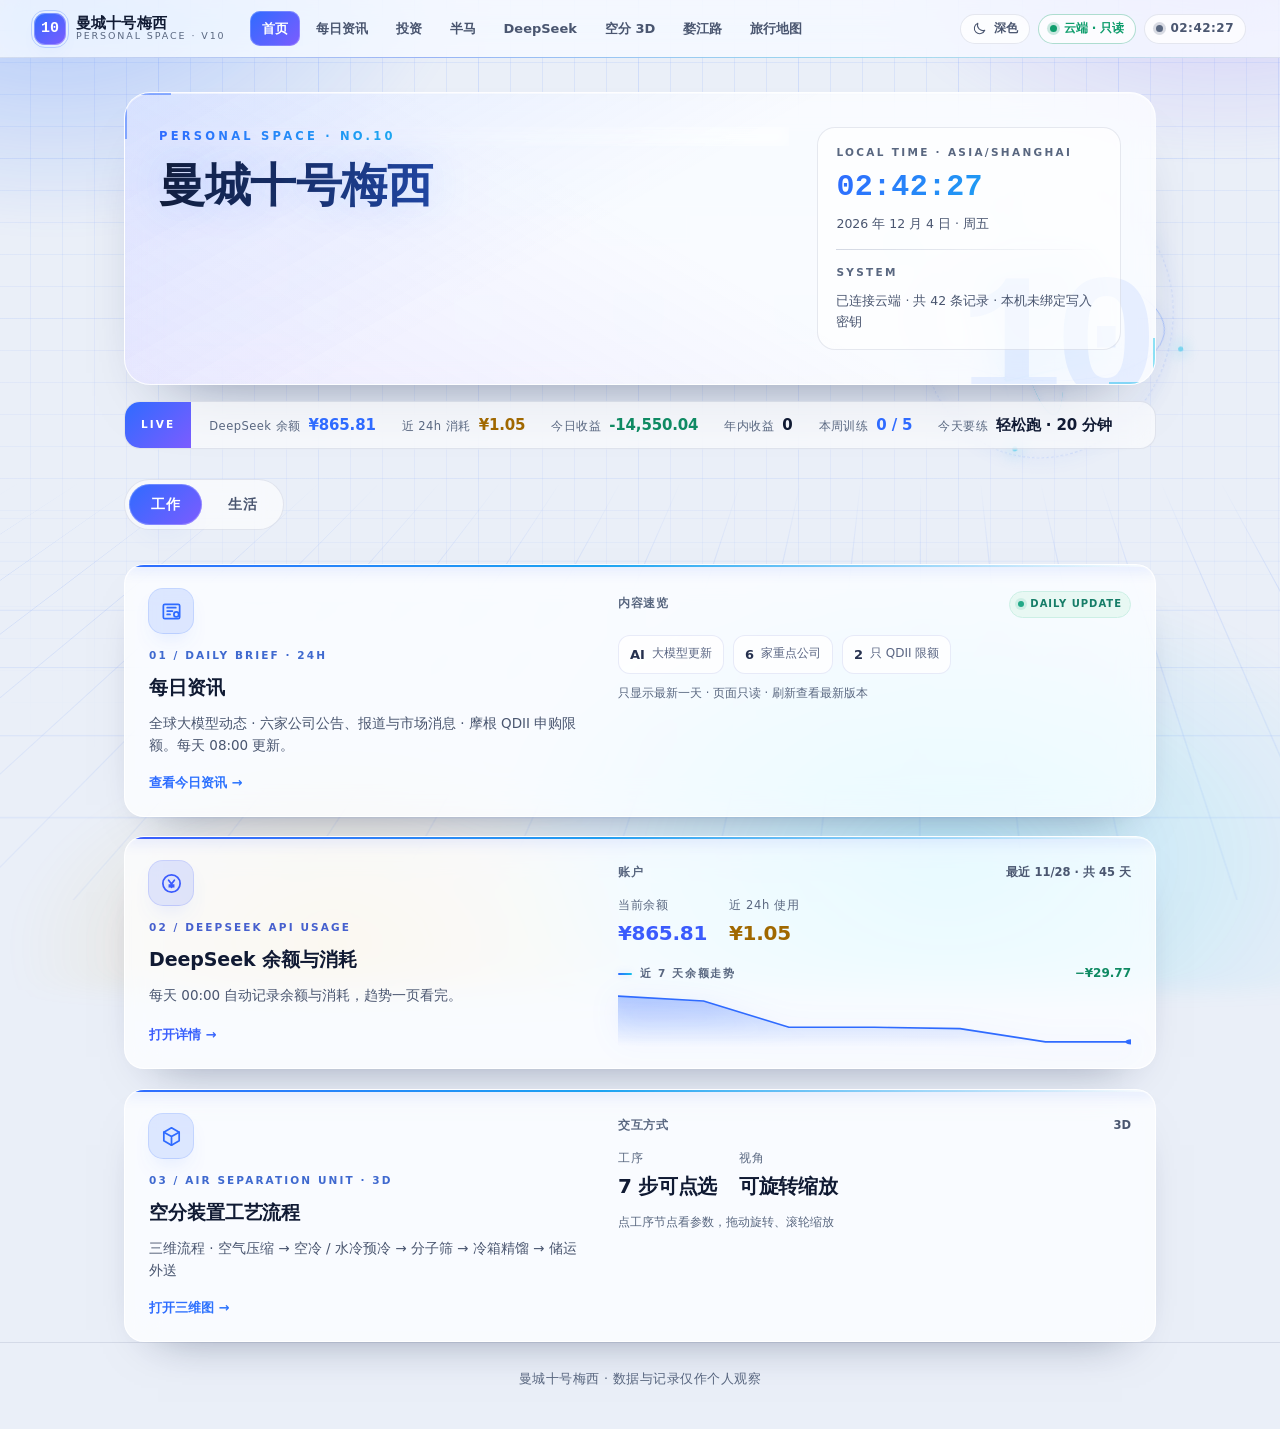
<file: home3.html>
<!DOCTYPE html>
<html lang="zh-CN" class="t-light" data-def="light">
<head>
<meta charset="UTF-8">
<meta name="viewport" content="width=device-width, initial-scale=1">
<meta http-equiv="Cache-Control" content="no-cache, no-store, must-revalidate">
<meta http-equiv="Pragma" content="no-cache">
<meta http-equiv="Expires" content="0">
<title>曼城十号梅西</title>
<link rel="icon" href="data:image/svg+xml,<svg xmlns='http://www.w3.org/2000/svg' viewBox='0 0 100 100'><defs><linearGradient id='g' x1='0' y1='0' x2='1' y2='1'><stop offset='0' stop-color='%235b8cff'/><stop offset='1' stop-color='%23f0b90b'/></linearGradient></defs><rect width='100' height='100' rx='26' fill='url(%23g)'/><circle cx='50' cy='50' r='16' fill='white'/></svg>">
<style>
  :root{
    --bg:#f2f5fa;
    --panel:#ffffff;
    --panel2:#f6f8fc;
    --line:#e4e9f3;
    --line2:#ccd7e9;
    --ink:#182033;
    --ink2:#54617a;
    --ink3:#8b96ab;
    --up:#e5484d;
    --down:#0f8a63;
    --accent:#2f6bff;
  }
  *{margin:0;padding:0;box-sizing:border-box}
  body{
    min-height:100vh;
    background:
      radial-gradient(1000px 520px at 10% -14%, rgba(47,107,255,.10), transparent 62%),
      radial-gradient(880px 460px at 94% -8%, rgba(240,185,11,.14), transparent 58%),
      var(--bg);
    background-attachment:fixed;
    color:var(--ink);
    font-family:system-ui,-apple-system,"Segoe UI","PingFang SC","Hiragino Sans GB","Microsoft YaHei",sans-serif;
    -webkit-font-smoothing:antialiased;
    line-height:1.65;
    display:flex;flex-direction:column;
  }
  .wrap{width:100%;max-width:1080px;margin:0 auto;padding:0 24px}
  a{color:inherit;text-decoration:none}

  header{padding:56px 0 8px}
  .tag{font-size:11.5px;letter-spacing:.28em;font-weight:700;
    background:linear-gradient(90deg,#2f6bff,#c08a00);
    -webkit-background-clip:text;background-clip:text;color:transparent}
  h1{font-size:clamp(30px,5vw,46px);font-weight:750;letter-spacing:-.01em;margin-top:12px;line-height:1.2}
  .lede{margin-top:14px;font-size:15.5px;color:var(--ink2);max-width:52ch}

  main{flex:1 1 auto;padding-bottom:70px}
  .grid{display:grid;grid-template-columns:repeat(12,minmax(0,1fr));gap:20px;margin-top:34px;align-items:start}
  .card{grid-column:span 6;position:relative;display:block;background:var(--panel);border:1px solid var(--line);border-radius:22px;
    overflow:hidden;transition:transform .26s cubic-bezier(.2,.7,.3,1),border-color .26s ease,box-shadow .26s ease}
  .card::before{content:"";position:absolute;left:0;right:0;top:0;height:3px;background:var(--acc,#ccd7e9);opacity:.95}
  .acc-gold{--acc:#d99e00;--acc-soft:rgba(217,158,0,.12)}
  .acc-blue{--acc:#3b5bfd;--acc-soft:rgba(59,91,253,.11)}
  .acc-sky{--acc:#2f6bff;--acc-soft:rgba(47,107,255,.11)}
  .acc-red{--acc:#e5484d;--acc-soft:rgba(229,72,77,.10)}
  .acc-green{--acc:#0f8a63;--acc-soft:rgba(15,138,99,.11)}
  .acc-warm{--acc:#b7791f;--acc-soft:rgba(183,121,31,.12)}
  .card:hover{transform:translateY(-5px);border-color:var(--line2);
    box-shadow:0 26px 46px -30px rgba(19,32,60,.45)}
  /* 卡片图标 */
  .ico{width:44px;height:44px;border-radius:14px;display:flex;align-items:center;justify-content:center;
    background:var(--acc-soft,#eef2f9);color:var(--acc,#2f6bff);margin-bottom:14px;flex:none}
  .ico svg{width:23px;height:23px;display:block}
  .meta{padding:24px 24px 22px}
  .meta.split{display:grid;grid-template-columns:minmax(0,.92fr) minmax(0,1.08fr);gap:16px 32px;align-items:start}
  .mcol{min-width:0}
  .meta.split .mcol:first-child{display:flex;flex-direction:column;align-self:stretch}
  .meta.split .mcol:first-child .go{margin-top:auto;padding-top:16px}
  .meta.split .mhead{margin-top:0;padding-top:2px;border-top:none}
  .k{font-size:11.5px;letter-spacing:.16em;font-weight:700;color:var(--ink3)}
  .meta h2{font-size:19px;font-weight:700;margin-top:8px;letter-spacing:.01em}
  .meta p{font-size:13.5px;color:var(--ink2);margin-top:8px}
  .meta .now{font-size:14.5px;color:var(--ink);margin-top:10px;font-weight:600}
  .meta .now b{color:#d92b3e;font-weight:700}
  .meta .nowsub{font-size:12px;color:var(--ink3);margin-top:3px}
  .go{display:inline-flex;align-items:center;gap:7px;margin-top:16px;font-size:13px;
    font-weight:650;color:var(--accent);transition:gap .22s ease}
  .card:hover .go{gap:12px}
  .go.warm{color:#b7791f}

  .stats{display:flex;gap:22px;margin-top:14px;flex-wrap:wrap}
  .stats .st{display:flex;flex-direction:column;gap:2px}
  .stats .st i{font-style:normal;font-size:11.5px;color:var(--ink3)}
  .stats .st b{font-size:17px;font-weight:750;letter-spacing:-.01em;
    font-variant-numeric:tabular-nums;color:var(--ink)}
  .stats .st b.up{color:var(--up)}
  .stats .st b.down{color:var(--down)}
  .stats .st b.dsbal{color:#3b5bfd}
  .stats .st b.dswarm{color:#b7791f}

  footer{border-top:1px solid var(--line);padding:26px 0 40px;
    font-size:12.5px;color:var(--ink3);text-align:center;background:rgba(255,255,255,.7)}

  .card{cursor:pointer}
  .card.wide{grid-column:1 / -1}
  @media (max-width:980px){
    .card{grid-column:1 / -1}
    .meta.split{grid-template-columns:1fr}
    .meta.split .mhead{margin-top:15px;padding-top:13px;border-top:1px solid var(--line)}
  }
  @media (max-width:820px){
    header{padding:44px 0 4px}
    .grid{grid-template-columns:1fr;gap:16px;margin-top:28px}
    .wrap{padding:0 18px}
  }

  .workbench{display:flex;align-items:center;gap:9px;margin-top:30px}
  .wb-btn{appearance:none;font:inherit;font-weight:650;font-size:13.5px;cursor:pointer;
    padding:9px 20px;border-radius:999px;background:var(--panel);color:var(--ink2);
    border:1px solid var(--line);transition:color .2s,border-color .2s,background .2s,box-shadow .2s}
  .wb-btn:hover{color:var(--ink);border-color:var(--line2)}
  .wb-btn[aria-selected="true"]{color:#fff;border-color:transparent;
    background:linear-gradient(135deg,#5b8cff,#7aa2ff);
    box-shadow:0 16px 34px -20px rgba(91,140,255,.95)}
  .grid[hidden]{display:none}
  @media (max-width:560px){.workbench{margin-top:24px}}

  /* ---------- 卡内直接操作（工作 / 半马） ---------- */
  .grid{align-items:start}                    /* 卡片高度各随内容，不强行一样高 */
  .card.live{cursor:default}
  .card.live:hover{transform:none;box-shadow:0 14px 30px -26px rgba(19,32,60,.4)}
  .meta .k,.meta h2,.meta .now,.meta .nowsub{display:block}
  .mhead{display:flex;align-items:baseline;justify-content:space-between;gap:10px;
    margin:16px 0 2px;padding-top:14px;border-top:1px solid var(--line);
    font-size:11.5px;letter-spacing:.06em;color:var(--ink3);font-weight:650}
  .mhead b{color:var(--ink2);font-weight:650;letter-spacing:0;font-variant-numeric:tabular-nums}
  .mlist{margin-top:4px}
  .mrow{display:flex;align-items:center;gap:9px;padding:7px 0;font-size:13.5px;
    border-bottom:1px dashed rgba(24,32,51,.09)}
  .mrow:last-child{border-bottom:none}
  .mrow.today{background:rgba(47,107,255,.075);border-radius:10px;padding-left:9px;padding-right:9px}
  .mrow .md{flex:none;min-width:56px;font-size:11.5px;color:var(--ink3);
    font-variant-numeric:tabular-nums;letter-spacing:.02em}
  .mrow.today .md{color:var(--accent)}
  .mrow .mt{flex:1;min-width:0;overflow-wrap:anywhere}
  .mrow .mn{flex:none;font-size:11px;color:var(--ink3)}
  .mrow.rest{color:var(--ink3)}
  .mrow.done .mt{color:var(--ink3);text-decoration:line-through}
  .mrow.done .md{opacity:.65}
  .mrow.done .edit{color:var(--ink3);text-decoration:line-through}
  .tick2{appearance:none;flex:none;width:24px;height:24px;border-radius:8px;cursor:pointer;
    border:1.5px solid #c9d4e6;background:#fff;color:transparent;
    display:inline-flex;align-items:center;justify-content:center;padding:0;font-family:inherit;
    transition:background .16s,border-color .16s,color .16s}
  .tick2::after{content:"";display:block;width:5px;height:9px;margin-top:-2px;border-radius:1px;
    border:2px solid currentColor;border-top:0;border-left:0;transform:rotate(45deg)}
  .tick2::before{content:"";position:absolute;inset:-7px}   /* 扩大点击范围，不改布局 */
  .tick2{position:relative}
  .tick2:hover{border-color:#94a9cc;background:#f6f9ff}
  .tick2.on{background:var(--down);border-color:var(--down);color:#fff}
  .tick2.void{visibility:hidden;cursor:default}
  .mrow .edit{flex:1;min-width:0;background:transparent;border:none;outline:none;color:var(--ink);
    font:inherit;font-size:13.5px;padding:2px 4px;border-radius:7px}
  .mrow .edit:focus{background:#f4f7fd;box-shadow:inset 0 0 0 1px var(--line2)}
  .mrow .del2{flex:none;width:22px;height:22px;border-radius:7px;border:none;background:transparent;
    color:var(--ink3);cursor:pointer;font-size:12px;line-height:1;opacity:0;
    transition:opacity .16s,background .16s,color .16s}
  .mrow:hover .del2{opacity:1}
  @media (hover:none){.mrow .del2{opacity:.65}}
  .mrow .del2:hover{background:rgba(229,72,77,.12);color:#e5484d}
  .empty2{padding:12px 0;font-size:13px;color:var(--ink3)}
  .hint2{margin-top:10px;font-size:11.5px;color:var(--ink3)}
  .hint2.warn{color:#b45309}
  .card.daily-card{background:linear-gradient(112deg,#fff 0%,#f7f7ff 57%,#f1fbff 100%);border-color:#dcdffd}
  .card.daily-card::before{height:4px;background:linear-gradient(90deg,#6757e8,#3f9eff,#37c8b5)}
  .daily-card .ico{background:linear-gradient(145deg,rgba(103,87,232,.15),rgba(55,200,181,.15));color:#5c61d8}
  .daily-badges{display:flex;gap:9px;flex-wrap:wrap;margin-top:17px}
  .daily-badge{display:inline-flex;align-items:center;gap:7px;padding:8px 11px;border:1px solid rgba(88,103,201,.13);border-radius:12px;background:rgba(255,255,255,.78);font-size:12px;color:#5b6684}
  .daily-badge b{font-size:13px;color:#26314f}
  .daily-live{display:inline-flex;align-items:center;gap:6px;font-size:10px;font-weight:800;letter-spacing:.1em;color:#167d68;background:#e8f8f3;border:1px solid #ccefe5;padding:4px 8px;border-radius:999px}
  .daily-live::before{content:"";width:6px;height:6px;border-radius:50%;background:#22a987;box-shadow:0 0 0 3px rgba(34,169,135,.13)}
#investmentOverviewCard .investment-stats{display:grid;grid-template-columns:repeat(3,minmax(0,1fr));gap:12px}#investmentOverviewCard .st i{line-height:1.5}#investmentOverviewCard .st b{font-size:clamp(14px,1.5vw,17px);overflow-wrap:anywhere}#investmentOverviewCard .st small{font-size:10px;color:var(--ink3)}#investmentOverviewCard .investment-basis{font-size:10px;color:var(--ink3);margin-top:8px}
</style>
<link rel="stylesheet" href="./assets/tech-ui.css?v=20260927160000">
<script>(function(){try{var t=localStorage.getItem("tech-theme");if(t==="light"||t==="dark")document.documentElement.className="t-"+t;}catch(e){}})();</script>
</head>
<body>

<header class="wrap">
  <div class="t-hero">
    <span class="t-scan" aria-hidden="true"></span>
    <div class="t-hero-main">
      <div class="tag">PERSONAL SPACE · NO.10</div>
      <h1>曼城十号梅西</h1>
    </div>
    <div class="t-hero-side">
      <div class="t-k">Local time · Asia/Shanghai</div>
      <div class="t-hero-clock" id="tHeroClock2">--:--:--</div>
      <div class="t-hero-date" id="tHeroDate">—</div>
      <div class="t-rule"></div>
      <div class="t-k">System</div>
      <div class="t-hero-date" id="tHeroStatus">正在检查云端…</div>
    </div>
  </div>
  <div class="t-ticker" id="tTicker" hidden>
    <div class="t-ticker-lead">LIVE</div>
    <div class="t-ticker-track" id="tTickerTrack"></div>
  </div>
</header>

<main class="wrap">
    <div class="workbench" role="tablist" aria-label="工作台">
    <button class="wb-btn" id="tabWork" role="tab" type="button" aria-selected="true" aria-controls="paneWork">工作</button>
    <button class="wb-btn" id="tabLife" role="tab" type="button" aria-selected="false" aria-controls="paneLife">生活</button>
  </div>
  <div class="grid" id="paneWork" role="tabpanel" aria-labelledby="tabWork">
    <a class="card daily-card wide" href="./daily-consultation.html">
      <div class="meta split">
        <div class="mcol">
          <span class="ico"><svg viewBox="0 0 24 24" fill="none" stroke="currentColor" stroke-width="1.8" stroke-linecap="round" stroke-linejoin="round"><path d="M5 4.5h14a1.5 1.5 0 0 1 1.5 1.5v12a1.5 1.5 0 0 1-1.5 1.5H5A1.5 1.5 0 0 1 3.5 18V6A1.5 1.5 0 0 1 5 4.5Z"/><path d="M7.5 8h9M7.5 11.5h5.5M7.5 15h3"/><circle cx="17" cy="15" r="2.5"/></svg></span>
          <div class="k">01 / DAILY BRIEF · 24H</div>
          <h2>每日资讯</h2>
          <p>全球大模型动态 · 六家公司公告、报道与市场消息 · 摩根 QDII 申购限额。每天 08:00 更新。</p>
          <div class="go">查看今日资讯 &#8594;</div>
        </div>
        <div class="mcol">
          <div class="mhead"><span>内容速览</span><span class="daily-live">DAILY UPDATE</span></div>
          <div class="daily-badges">
            <span class="daily-badge"><b>AI</b> 大模型更新</span>
            <span class="daily-badge"><b>6</b> 家重点公司</span>
            <span class="daily-badge"><b>2</b> 只 QDII 限额</span>
          </div>
          <div class="hint2">只显示最新一天 · 页面只读 · 刷新查看最新版本</div>
        </div>
      </div>
    </a>
    <a class="card acc-blue wide" href="./deepseek.html">
      <div class="meta split">
        <div class="mcol">
          <span class="ico"><svg viewBox="0 0 24 24" fill="none" stroke="currentColor" stroke-width="1.8" stroke-linecap="round" stroke-linejoin="round"><circle cx="12" cy="12" r="9"/><path d="M9 8.6l3 3.9 3-3.9"/><path d="M12 12.5V16"/><path d="M9.6 13.6h4.8M9.6 15.4h4.8"/></svg></span>
          <div class="k">02 / DEEPSEEK API USAGE</div>
          <h2>DeepSeek 余额与消耗</h2>
          <p>每天 00:00 自动记录余额与消耗，趋势一页看完。</p>
          <div class="go">打开详情 &#8594;</div>
        </div>
        <div class="mcol">
          <div class="mhead"><span>账户</span><b id="dsMeta">&#8212;</b></div>
          <div class="stats">
            <div class="st"><i>当前余额</i><b class="dsbal" id="dsBal">&#8212;</b></div>
            <div class="st"><i>近 24h 使用</i><b class="dswarm" id="dsUsed">&#8212;</b></div>
          </div>
        </div>
      </div>
    </a>
    <a class="card acc-sky wide" href="./asu.html">
      <div class="meta split">
        <div class="mcol">
          <span class="ico"><svg viewBox="0 0 24 24" fill="none" stroke="currentColor" stroke-width="1.8" stroke-linecap="round" stroke-linejoin="round"><path d="M12 2.9l8 4.6v9L12 21.1l-8-4.6v-9z"/><path d="M4 7.5l8 4.6 8-4.6M12 12.1v9"/></svg></span>
          <div class="k">03 / AIR SEPARATION UNIT · 3D</div>
          <h2>空分装置工艺流程</h2>
          <p>三维流程 · 空气压缩 → 空冷 / 水冷预冷 → 分子筛 → 冷箱精馏 → 储运外送</p>
          <div class="go">打开三维图 &#8594;</div>
        </div>
        <div class="mcol">
          <div class="mhead"><span>交互方式</span><b>3D</b></div>
          <div class="stats">
            <div class="st"><i>工序</i><b>7 步可点选</b></div>
            <div class="st"><i>视角</i><b>可旋转缩放</b></div>
          </div>
          <div class="hint2">点工序节点看参数，拖动旋转、滚轮缩放</div>
        </div>
      </div>
    </a>
  </div>
  <div class="grid" id="paneLife" role="tabpanel" aria-labelledby="tabLife" hidden>
    <div class="card live wide acc-green" id="cardHM">
      <div class="meta split">
        <div class="mcol">
          <span class="ico"><svg viewBox="0 0 24 24" fill="none" stroke="currentColor" stroke-width="1.8" stroke-linecap="round" stroke-linejoin="round"><circle cx="12" cy="13.4" r="7.6"/><path d="M12 9.6v3.9l2.6 1.6"/><path d="M9.4 2.6h5.2M12 2.6v3.2"/></svg></span>
          <div class="k">01 / HALF MARATHON PLAN</div>
          <h2>半马训练计划</h2>
          <p class="now"><span id="hmWhen">今天</span>：<b id="hmWhat">—</b></p>
          <p class="nowsub" id="hmSub">12 周 · 每周 5 练 · 可同步到华为手表跟练</p>
          <div class="stats">
            <div class="st"><i>本周完成</i><b id="hmDone2">&#8212;</b></div>
            <div class="st"><i>计划</i><b id="hmMeta2">&#8212;</b></div>
          </div>
          <div class="hint2" id="hmHint"></div>
          <a class="go" href="./halfmarathon.html">打开计划 &#8594;</a>
        </div>
        <div class="mcol">
          <div class="mhead"><span id="hmWeekLabel">本周计划</span><b id="hmWeekProg"></b></div>
          <div class="mlist" id="hmList"></div>
        </div>
      </div>
    </div>
    <a id="investmentOverviewCard" class="card acc-red" href="./portfolio.html?v=20261105b">
      <div class="meta">
        <span class="ico"><svg viewBox="0 0 24 24" fill="none" stroke="currentColor" stroke-width="1.8" stroke-linecap="round" stroke-linejoin="round"><path d="M4 4v16h16"/><path d="M7.6 15.4l3.4-3.8 2.8 2.3 4.2-6"/></svg></span>
        <div class="k">02 / INVESTMENT OVERVIEW</div>
        <h2>投资总览 · 收益与持仓</h2>
        <p>最近交易日、年内与历史累计收益，一页看完</p>
        <div class="stats investment-stats"><div class="st"><i>最近一个交易日收益</i><b id="mToday" class="up">+14,256.18</b><small id="mTradeDay">2026-10-09</small></div><div class="st"><i>年内收益</i><b id="mYear" class="up">+1,563.06</b></div><div class="st"><i>历史收益</i><b id="mHistory" class="down">-18,521.94</b></div></div><div id="mInvestmentBasis" class="investment-basis">单日不含基金 · 毛收益不扣机会成本</div>
        <div class="go">打开总览 &#8594;</div>
      </div>
    </a>
    <a class="card acc-warm" href="./wujiang.html">
      <div class="meta">
        <span class="ico"><svg viewBox="0 0 24 24" fill="none" stroke="currentColor" stroke-width="1.8" stroke-linecap="round" stroke-linejoin="round"><path d="M12 21c4.6-4.4 7-7.7 7-10.6A7 7 0 0 0 5 10.4C5 13.3 7.4 16.6 12 21z"/><circle cx="12" cy="10.3" r="2.6"/></svg></span>
        <div class="k">03 / LOCAL DEVELOPMENT WATCH</div>
        <h2>婺江路片区实时追踪</h2>
        <p>杭州望江单元 WJ-01 · 拆迁 / 出让 / 建设进展 · 项目档案</p>
        <div class="go warm">打开追踪 &#8594;</div>
      </div>
    </a>
    <a class="card acc-sky" href="./travel-map.html">
      <div class="meta">
        <span class="ico"><svg viewBox="0 0 24 24" fill="none" stroke="currentColor" stroke-width="1.8" stroke-linecap="round" stroke-linejoin="round"><path d="M20 10c0 5-8 11-8 11S4 15 4 10a8 8 0 1 1 16 0Z"/><circle cx="12" cy="10" r="2.6"/><path d="M3 4.5 7 3l5 2 5-2 4 1.5"/></svg></span>
        <div class="k">04 / TRAVEL MAP</div>
        <h2>旅行地图 · YY &amp; Evelyn</h2>
        <p>记录国内与国际去过的地方，分别查看或合并足迹</p>
        <div class="go">打开旅行地图 &#8594;</div>
      </div>
    </a>
  </div>
</main>

<footer>曼城十号梅西 · 数据与记录仅作个人观察</footer>

<script src="./assets/workbuddy-cloud-sdk.js"></script>
<script src="./assets/wb-cloud-v2.js"></script>


<script>
  // 内部跳转统一追加时间戳：绕过浏览器与 CDN 缓存，确保进入的永远是最新版本
  (function () {
    Array.prototype.forEach.call(document.querySelectorAll('a[href$=".html"]'), function (a) {
      var h = a.getAttribute("href");
      if (h && h.indexOf("?") < 0) a.setAttribute("href", h + "?t=" + Date.now());
    });
  })();

  // 半马计划：按日期推算今天该练什么
  // 训练日 = 周一/周二/周三/周五/周六；周四、周日完全休息
  (function () {
    var P0 = new Date(2026, 8, 23); P0.setHours(0, 0, 0, 0);   // 2026-09-23 周三 = 第 1 个训练日
    var M2 = new Date(2026, 8, 28); M2.setHours(0, 0, 0, 0);   // W2 起的周一
    var OFF = [0, 1, 2, 4, 5];                                  // 训练日1..5 距周一的天数
    var WD = ["日", "一", "二", "三", "四", "五", "六"];
    // 每周 5 个训练日：周一 / 周二 / 周三 / 周五 / 周六（W1 见下方 W1_LIVE）
    var W = [
      ["阈值-20分 · 6.5km",    "轻松跑 · 25 分钟", "间歇-6x400 · 7.2km",   "轻松跑 · 25 分钟", "长距离 · 9.0km"],
      ["阈值-20分 · 6.5km",    "轻松跑 · 25 分钟", "间歇-6x400 · 7.2km",   "轻松跑 · 25 分钟", "长距离 · 9.5km"],
      ["阈值-3x8分 · 8.3km",   "轻松跑 · 25 分钟", "间歇-6x400 · 7.2km",   "轻松跑 · 20 分钟", "长距离 · 9.5km"],
      ["阈值-20分 · 6.5km",    "轻松跑 · 20 分钟", "间歇-6x400 · 7.2km",   "轻松跑 · 20 分钟", "长距离 · 7.5km"],
      ["阈值-3x8分 · 8.3km",   "轻松跑 · 25 分钟", "间歇-4x1000 · 8.0km",  "轻松跑 · 25 分钟", "长距离 · 8.5km"],
      ["阈值-3x8分 · 8.3km",   "轻松跑 · 25 分钟", "间歇-4x1000 · 8.0km",  "轻松跑 · 25 分钟", "长距离 · 9.5km"],
      ["阈值-3x8分 · 8.3km",   "轻松跑 · 25 分钟", "间歇-4x1000 · 8.0km",  "轻松跑 · 20 分钟", "长距离 · 9.5km"],
      ["阈值-20分 · 6.5km",    "轻松跑 · 20 分钟", "间歇-6x400 · 7.2km",   "轻松跑 · 25 分钟", "长距离 · 7.5km"],
      ["阈值-3x8分 · 8.3km",   "轻松跑 · 20 分钟", "间歇-4x1000 · 8.0km",  "轻松跑 · 20 分钟", "长距离 · 11km"],
      ["半马-2x4km · 11.0km",  "轻松跑 · 20 分钟", "轻松跑 · 25 分钟",      "轻松跑 · 20 分钟", "渐进长距离 · 10.8km"],
      ["半马-2x4km · 11.0km",  "轻松跑 · 20 分钟", "轻松跑 · 25 分钟",      "轻松跑 · 20 分钟", "长距离 · 8.0km"],
      ["间歇-6x400 · 7.2km",   "轻松跑 · 20 分钟", "轻松跑+加速跑 · 25 分钟", "轻松跑 · 15 分钟", "半马测试 · 21.1km"]
    ];
    // W1 起步周：周一、周二在开跑日之前，只执行 训练日3/4/5
    var W1_LIVE = [2, 3, 4];

    var when = document.getElementById("hmWhen");
    var what = document.getElementById("hmWhat");
    var sub  = document.getElementById("hmSub");
    if (!when || !what || !sub) return;

    function add(d, n) { var x = new Date(d); x.setDate(x.getDate() + n); x.setHours(0, 0, 0, 0); return x; }
    function mon(w) { return w === 1 ? add(P0, -2) : add(M2, (w - 2) * 7); }
    function pad2(n) { return (n < 10 ? "0" : "") + n; }
    function keyOf(d) { return d.getFullYear() + "-" + pad2(d.getMonth() + 1) + "-" + pad2(d.getDate()); }
    function parseKey(s) { var p = String(s).split("-"); return new Date(+p[0], +p[1] - 1, +p[2]); }

    // 半马页每次重算都会写一份「日期 → 今天该练什么」的快照（本机 localStorage + 云端 key）。
    // 有快照就用快照，改了目标/跑量/周期之后首页也不会和计划页对不上。
    function livePlan() {
      var lp = null;
      try { lp = JSON.parse(localStorage.getItem("hm-plan-v1") || "null"); } catch (e) {}
      if (!lp && window.WB && WB.data) lp = WB.data["halfmarathon:plan"];
      return (lp && lp.byDate) ? lp : null;
    }

    function escH(s) {
      return String(s == null ? "" : s).replace(/[&<>"']/g, function (c) {
        return { "&": "&amp;", "<": "&lt;", ">": "&gt;", '"': "&quot;", "'": "&#39;" }[c];
      });
    }

    /* ---- 打钩记录：与半马页共用 hm-done-v1 / halfmarathon:done ---- */
    var DONE = {};
    function loadDone() {
      var d = {};
      try { d = JSON.parse(localStorage.getItem("hm-done-v1") || "{}") || {}; } catch (e) {}
      var c = (window.WB && WB.data) ? WB.data["halfmarathon:done"] : null;
      if (c && typeof c === "object") {
        for (var kk in c) { if (c[kk] && Object.prototype.hasOwnProperty.call(c, kk)) d[kk] = 1; }
      }
      return d;
    }
    function saveDone() {
      try { localStorage.setItem("hm-done-v1", JSON.stringify(DONE)); } catch (e) {}
      if (window.WB && WB.ready && WB.putSafe) WB.putSafe("halfmarathon:done", DONE);
    }
    function boundKey() { try { return !!localStorage.getItem("wb-write-key"); } catch (e) { return false; } }
    DONE = loadDone();

    /* ---- 本周计划：优先用半马页生成的快照，没有则回退内置 12 周表 ---- */
    function statInfo(dt) {
      for (var w = 1; w <= 12; w++) {
        var m = mon(w);
        for (var i = 0; i < 5; i++) {
          var d = add(m, OFF[i]);
          if (w === 1 && W1_LIVE.indexOf(i) < 0) continue;
          if (+d === +dt) return { title: W[w - 1][i], w: w, di: i + 1 };
        }
      }
      for (var w2 = 1; w2 <= 12; w2++) {
        var m2 = mon(w2);
        if (dt >= m2 && dt <= add(m2, 6)) return { title: "完全休息", w: w2, di: 0 };
      }
      return null;
    }

    function paintWeek() {
      var box = document.getElementById("hmList");
      if (!box) return;
      var lp = livePlan();
      var startD = lp && lp.start ? parseKey(lp.start) : P0;
      var todayD = new Date(); todayD.setHours(0, 0, 0, 0);
      var monD = add(todayD, -((todayD.getDay() + 6) % 7)), sunD = add(monD, 6);
      var html = "", known = 0, planCount = 0, doneCount = 0;
      for (var k = 0; k < 7; k++) {
        var dt = add(monD, k), key = keyOf(dt), info = null;
        if (lp && lp.byDate && lp.byDate[key]) {
          var v = lp.byDate[key];
          info = { title: v[0], w: v[1], di: v[2] };
        }
        if (!info) info = statInfo(dt);
        var pre = dt < startD, rest = !info || info.di === 0;
        if (!pre && info && info.di > 0) { planCount++; known++; if (DONE[key]) doneCount++; }
        else if (info) known++;
        if (pre) { info = { title: "计划前", di: 0 }; rest = true; }
        html += '<div class="mrow' + (rest ? " rest" : "") + (+dt === +todayD ? " today" : "") +
                (DONE[key] ? " done" : "") + '">' +
          '<span class="md">' + (dt.getMonth() + 1) + "/" + dt.getDate() + " 周" + WD[dt.getDay()] + '</span>' +
          '<span class="mt">' + escH(info ? info.title : "\u2014") + '</span>';
        if (!pre && info && info.di > 0) {
          html += '<button class="tick2' + (DONE[key] ? " on" : "") + '" data-key="' + key + '" type="button" title="' +
                  (DONE[key] ? "取消完成" : "标记完成") + '"></button>';
        } else {
          html += '<span class="tick2 void" aria-hidden="true"></span>';
        }
        html += '</div>';
      }
      box.innerHTML = known ? html : '<div class="empty2">这一周不在训练计划里</div>';
      var eL = document.getElementById("hmWeekLabel"), eP = document.getElementById("hmWeekProg");
      if (eL) eL.textContent = "本周计划 · " + (monD.getMonth() + 1) + "/" + monD.getDate() + " \u2013 " +
                               (sunD.getMonth() + 1) + "/" + sunD.getDate();
      if (eP) eP.textContent = planCount ? (planCount + " 练") : "";

      /* 左侧统计 + 顶部速览同步 */
      function hmGoal(min) {
        min = Math.round(min);
        return Math.floor(min / 60) + ":" + ((min % 60) < 10 ? "0" : "") + (min % 60);
      }
      var eD2 = document.getElementById("hmDone2");
      if (eD2) eD2.textContent = planCount ? (doneCount + " / " + planCount) : "\u2014";
      var eM2 = document.getElementById("hmMeta2");
      if (eM2) eM2.textContent = ((lp && lp.weeks) || 12) + " 周 · 目标 " + hmGoal((lp && lp.goal) || 105);

      var hint = document.getElementById("hmHint");
      if (hint) {
        hint.className = "hint2" + (boundKey() ? "" : " warn");
        hint.textContent = boundKey() ? "打钩会同步到云端，与半马页共用同一份记录" : "未绑定密钥：打钩只存在这台设备上";
      }
    }

    function paintHM() {

    var t = new Date(); t.setHours(0, 0, 0, 0);
    var dateStr = (t.getMonth() + 1) + "/" + t.getDate() + " 周" + WD[t.getDay()];

    var lp = livePlan();
    if (lp) {
      var weeks = lp.weeks || 12;
      var startD = lp.start ? parseKey(lp.start) : P0;
      if (t < startD) {
        when.textContent = "距开练";
        what.textContent = Math.round((startD - t) / 86400000) + " 天";
        sub.textContent = "起始 " + lp.start + " · 共 " + weeks + " 周";
        return;
      }
      var k = keyOf(t), hit2 = lp.byDate[k], nk = null, lastK = null;
      for (var kk in lp.byDate) {
        if (!Object.prototype.hasOwnProperty.call(lp.byDate, kk)) continue;
        if (lastK === null || kk > lastK) lastK = kk;
        if (kk > k && (nk === null || kk < nk)) nk = kk;
      }
      if (!hit2 && lastK !== null && k > lastK) {
        when.textContent = "已完赛";
        what.textContent = weeks + " 周走完";
        sub.textContent = "拿半马测试成绩重排下一轮配速";
        return;
      }
      if (hit2) {
        when.textContent = "今天";
        what.textContent = hit2[0];
        if (hit2[2]) {
          sub.textContent = "第 " + hit2[1] + "/" + weeks + " 周 · 训练日 " + hit2[2] + "/5 · " + dateStr;
        } else {
          var nx0 = (nk && lp.byDate[nk]) ? ("下次 " + nk.slice(5).replace("-", "/") + " " + lp.byDate[nk][0]) : "计划即将结束";
          sub.textContent = "第 " + hit2[1] + "/" + weeks + " 周 · " + dateStr + " · " + nx0;
        }
        return;
      }
      var nxt = nk ? lp.byDate[nk] : null;
      what.textContent = "完全休息";
      sub.textContent = nxt
        ? ("第 " + nxt[1] + "/" + weeks + " 周 · " + dateStr + " · 下次 " + nk.slice(5).replace("-", "/") + " " + nxt[0])
        : ("第 " + weeks + "/" + weeks + " 周 · " + dateStr + " · 计划即将结束");
      return;
    }

    var t = new Date(); t.setHours(0, 0, 0, 0);
    var dateStr = (t.getMonth() + 1) + "/" + t.getDate() + " 周" + WD[t.getDay()];

    if (t < P0) {
      when.textContent = "距开练";
      what.textContent = Math.round((P0 - t) / 86400000) + " 天";
      sub.textContent = "起始 2026-09-23（周三） · 共 12 周";
      return;
    }

    var hit = null, next = null, last = null;
    for (var w = 1; w <= 12; w++) {
      var m = mon(w);
      for (var i = 0; i < 5; i++) {
        var d = add(m, OFF[i]);
        if (w === 1 && W1_LIVE.indexOf(i) < 0) continue;   // W1 的周一/周二不算
        if (!last || d > last) last = d;
        if (+d === +t) hit = { w: w, i: i };
        else if (d > t && (!next || d < next.d)) next = { w: w, i: i, d: d };
      }
    }

    if (!hit && t > last) {
      when.textContent = "已完赛";
      what.textContent = "12 周走完";
      sub.textContent = "拿半马测试成绩重排下一轮配速";
      return;
    }

    when.textContent = "今天";

    if (hit) {
      what.textContent = W[hit.w - 1][hit.i];
      sub.textContent = "第 " + hit.w + "/12 周 · 训练日 " + (hit.i + 1) + "/5 · " + dateStr;
      return;
    }

    var wk = 1;
    for (var w2 = 1; w2 <= 12; w2++) {
      var m2 = mon(w2);
      if (t >= m2 && t <= add(m2, 6)) { wk = w2; break; }
    }
    what.textContent = "完全休息";
    sub.textContent = next
      ? ("第 " + wk + "/12 周 · " + dateStr + " · 下次 " + W[next.w - 1][next.i])
      : ("第 12/12 周 · " + dateStr + " · 计划即将结束");
    }

    var hmBox = document.getElementById("hmList");
    if (hmBox) hmBox.addEventListener("click", function (e) {
      var b = e.target.closest ? e.target.closest(".tick2") : null;
      if (!b || !b.getAttribute("data-key") || (b.className || "").indexOf("void") >= 0) return;
      var kk = b.getAttribute("data-key");
      if (DONE[kk]) delete DONE[kk]; else DONE[kk] = 1;
      saveDone();
      paintWeek();
    });

    paintHM();
    paintWeek();
    if (window.WB) WB.onReady(function () { DONE = loadDone(); paintHM(); paintWeek(); });
    window.addEventListener("storage", function (e) {
      if (e.key === "hm-done-v1" || e.key === "hm-plan-v1") { DONE = loadDone(); paintHM(); paintWeek(); }
    });
  })();

  // DeepSeek 余额卡片：优先云端记录，缺失时回退同源 data/deepseek.json
  // （GitHub Pages 上云网关有域名白名单，浏览器跨域读写会 403，发布版以文件为准）
  (function () {
    var FILE_ROWS = [];
    function rows() {
      var out = [], have = {};
      var d = (window.WB && WB.ready) ? WB.data : {};
      for (var k in d) {
        if (!Object.prototype.hasOwnProperty.call(d, k) || k.indexOf("deepseek:") !== 0) continue;
        var v = d[k];
        if (!v || typeof v !== "object" || typeof v.bal !== "number") continue;
        out.push({ date: k.slice(9), bal: v.bal });
        have[k.slice(9)] = 1;
      }
      FILE_ROWS.forEach(function (r) {
        if (!r || !r.date || typeof r.bal !== "number" || have[r.date]) return;
        out.push({ date: r.date, bal: r.bal });
        have[r.date] = 1;
      });
      out.sort(function (a, b) { return a.date < b.date ? -1 : (a.date > b.date ? 1 : 0); });
      for (var i = 1; i < out.length; i++) out[i].used = +(out[i - 1].bal - out[i].bal).toFixed(2);
      return out;
    }
    function fill() {
      var eBal = document.getElementById("dsBal");
      var eUsed = document.getElementById("dsUsed");
      var eMeta = document.getElementById("dsMeta");
      var r = rows();
      var last = r.length ? r[r.length - 1] : null;
      var bal = last ? last.bal : null;
      var used = (last && typeof last.used === "number") ? last.used : null;
      if (eBal) {
        eBal.textContent = (bal === null) ? "\u2014" : ("\u00A5" + bal.toFixed(2));
        eBal.className = (bal !== null && bal < 50) ? "up" : "dsbal";
      }
      if (eUsed) {
        if (used === null) { eUsed.textContent = "\u2014"; eUsed.className = ""; }
        else if (used >= 0) { eUsed.textContent = "\u00A5" + used.toFixed(2); eUsed.className = "dswarm"; }
        else { eUsed.textContent = "充值 \u00A5" + (-used).toFixed(2); eUsed.className = "down"; }
      }
      if (eMeta) {
        if (!r.length) { eMeta.textContent = "\u2014"; }
        else {
          var day = last.date.split("-");
          eMeta.textContent = "最近 " + (+day[1]) + "/" + (+day[2]) + " · 共 " + r.length + " 天";
        }
      }
    }
    fill();
    if (window.WB) WB.onReady(fill);
    fetch("./data/deepseek.json", { cache: "no-store" })
      .then(function (x) { return x.ok ? x.json() : null; })
      .then(function (j) {
        if (!j || !j.records || !j.records.length) return;
        FILE_ROWS = j.records;
        fill();
      })
      .catch(function () {});
  })();
</script>









<!-- VER-BLOCK -->
<script>var PAGE_VER="20261020100000";</script>
<script>
/* 版本自检 + 地址栏净化：
   1) 主页加载后立即把地址栏规范为站点根地址 /（根地址是跳转壳，刷新永远安全）；
   2) 本机若见过更新的版本（localStorage.wbBuild），立即切到带时间戳的最新地址——无需联网；
   3) 否则与服务器 version.json 核对版本，旧版自动跳转；
   4) 确认自己是最新版时，抹掉地址栏 ?t= 参数。
   防循环：同一目标版本最多连续跳 5 次，跳到最新版后计数清零。 */
(function () {
  var HOMES = ["index.html", "home.html", "home2.html", "home3.html"];
  var origPath = location.pathname;
  var nm = origPath.split("/").pop() || "index.html";
  var isHome = HOMES.indexOf(nm) >= 0;
  var hadParam = /[?&]t=\d{10,}/.test(location.href);
  function cleanUrl() {
    try {
      var u = new URL(location.href);
      u.searchParams.delete("t");
      var qs = u.searchParams.toString();
      var path = isHome ? origPath.replace(/[^/]*$/, "") : origPath;
      history.replaceState(null, "", path + (qs ? "?" + qs : "") + u.hash);
    } catch (e) {}
  }
  function hop(target) {
    var now = Date.now(), n = 0, t0 = 0, tv = "";
    try {
      var parts = (localStorage.getItem("wbHop") || "").split("|");
      tv = parts[0] || ""; n = +(parts[1] || 0) || 0; t0 = +(parts[2] || 0) || 0;
    } catch (e) {}
    if (tv !== String(target) || now - t0 > 600000) { n = 0; }
    if (n >= 5) return false;
    try { localStorage.setItem("wbHop", String(target) + "|" + (n + 1) + "|" + now); } catch (e) {}
    location.replace(origPath + "?t=" + now);
    return true;
  }
  function ok() {
    try { localStorage.removeItem("wbHop"); } catch (e) {}
    if (hadParam || isHome) cleanUrl();
  }
  if (!/^https?:$/.test(location.protocol) || typeof PAGE_VER === "undefined") return;
  if (isHome) cleanUrl();
  var myVer = parseInt(PAGE_VER, 10) || 0;
  var seen = 0;
  try { seen = parseInt(localStorage.getItem("wbBuild") || "0", 10) || 0; } catch (e) {}
  if (seen > myVer) { hop(seen); return; }
  if (myVer > seen) { try { localStorage.setItem("wbBuild", String(myVer)); } catch (e) {} }
  fetch("./version.json?t=" + Date.now(), { cache: "no-store" })
    .then(function (r) { return r.json(); })
    .then(function (j) {
      var latest = j && j[nm];
      if (!latest || latest === PAGE_VER) { ok(); return; }
      try { localStorage.setItem("wbBuild", String(latest)); } catch (e) {}
      hop(latest);
    })
    .catch(function () { if (hadParam) cleanUrl(); });
})();
</script>
<!-- /VER-BLOCK -->


<script>
/* 工作台切换（记住上次选中的标签） */
(function () {
  var tabs = [
    { btn: document.getElementById("tabWork"), pane: document.getElementById("paneWork"), key: "work" },
    { btn: document.getElementById("tabLife"), pane: document.getElementById("paneLife"), key: "life" }
  ];
  if (!tabs[0].btn || !tabs[0].pane) return;
  function show(key) {
    tabs.forEach(function (t) {
      var on = t.key === key;
      t.btn.setAttribute("aria-selected", on ? "true" : "false");
      t.pane.hidden = !on;
    });
    try { localStorage.setItem("home-workbench", key); } catch (e) {}
  }
  tabs.forEach(function (t) {
    t.btn.addEventListener("click", function () { show(t.key); });
  });
  var saved = "work";
  try { saved = localStorage.getItem("home-workbench") || "work"; } catch (e) {}
  show(saved);
})();
</script>
<script src="./assets/tech-ui.js?v=20260927160002"></script>
<script>
(function(){
const roundMoney=v=>Math.round((v+Number.EPSILON)*100)/100;
function quoteDate(time){const m=String(time??'').match(/^(\d{4})[/-]?(\d{2})[/-]?(\d{2})/);return m?m[1]+'-'+m[2]+'-'+m[3]:null;}
function calculateCardMetrics(feed,quotes=feed.quotes,fx=feed.fx){
 const rate=Number(fx?.rate)>0?Number(fx.rate):feed.fx.rate;
 const rows=feed.positions.map(p=>{const quote=quotes[p.symbol],r=p.currency==='HKD'?rate:1;return {...p,day:quoteDate(quote?.time),delta:quote?.price>0?roundMoney(p.quantity*quote.price*r)-p.snapshotValue:null,daily:quote?.previousClose>0?roundMoney((quote.price-quote.previousClose)*p.quantity*r):null};});
 const complete=rows.every(r=>Number.isFinite(r.delta)),year=complete?roundMoney(feed.baseYearGross+rows.reduce((s,r)=>s+r.delta,0)):feed.yearGross;
 const latestDay=rows.map(r=>r.day).filter(Boolean).sort().at(-1)??feed.tradingDay;
 const dailyComplete=rows.length>0&&rows.every(r=>r.day===latestDay&&Number.isFinite(r.daily));
 return {tradingDay:latestDay,dailyGross:dailyComplete?roundMoney(rows.reduce((s,r)=>s+r.daily,0)):null,yearGross:year,historyGross:roundMoney(feed.before2026Gross+year),complete,dailyComplete,fxRate:rate};
}

const initial={"schemaVersion":1,"baseYearGross":-7360.72,"before2026Gross":-20085,"yearGross":1563.06,"positions":[{"recordId":"stock-胡的证券-国债ETF-0","market":"bond","account":"胡的证券","name":"国债ETF","symbol":"sh511010","quantity":2300,"snapshotPrice":140.735,"snapshotValue":323690.5,"currency":"CNY","isFund":false},{"recordId":"stock-胡的证券-十年国债-1","market":"bond","account":"胡的证券","name":"十年国债","symbol":"sh511260","quantity":1000,"snapshotPrice":134.804,"snapshotValue":134804,"currency":"CNY","isFund":false},{"recordId":"stock-胡的证券-贵州茅台-2","market":"a","account":"胡的证券","name":"贵州茅台","symbol":"sh600519","quantity":100,"snapshotPrice":1258.62,"snapshotValue":125862,"currency":"CNY","isFund":false},{"recordId":"stock-胡的证券-海康威视-3","market":"a","account":"胡的证券","name":"海康威视","symbol":"sz002415","quantity":1000,"snapshotPrice":32.46,"snapshotValue":32460,"currency":"CNY","isFund":false},{"recordId":"stock-胡的证券-吉利汽车-4","market":"hk","account":"胡的证券","name":"吉利汽车","symbol":"hk00175","quantity":1000,"snapshotPrice":14.97,"snapshotValue":12796.36,"currency":"HKD","isFund":false},{"recordId":"stock-胡的证券-腾讯控股-5","market":"hk","account":"胡的证券","name":"腾讯控股","symbol":"hk00700","quantity":300,"snapshotPrice":420.6,"snapshotValue":107858.66,"currency":"HKD","isFund":false},{"recordId":"stock-胡的证券-美团-W-6","market":"hk","account":"胡的证券","name":"美团-W","symbol":"hk03690","quantity":300,"snapshotPrice":70.15,"snapshotValue":17989.27,"currency":"HKD","isFund":false},{"recordId":"yang-position-1","market":"hk","account":"杨的证券","name":"腾讯控股","symbol":"hk00700","quantity":500,"snapshotPrice":420.6,"snapshotValue":179764.44,"currency":"HKD","isFund":false},{"recordId":"yang-position-2","market":"hk","account":"杨的证券","name":"吉利汽车","symbol":"hk00175","quantity":7000,"snapshotPrice":14.97,"snapshotValue":89574.49,"currency":"HKD","isFund":false},{"recordId":"yang-position-3","market":"hk","account":"杨的证券","name":"美团-W","symbol":"hk03690","quantity":500,"snapshotPrice":70.15,"snapshotValue":29982.11,"currency":"HKD","isFund":false},{"recordId":"yang-position-4","market":"a","account":"杨的证券","name":"海康威视","symbol":"sz002415","quantity":3900,"snapshotPrice":32.46,"snapshotValue":126594,"currency":"CNY","isFund":false},{"recordId":"yang-position-6","market":"a","account":"杨的证券","name":"招商银行","symbol":"sh600036","quantity":4700,"snapshotPrice":41.26,"snapshotValue":193922,"currency":"CNY","isFund":false},{"recordId":"yang-position-7","market":"a","account":"杨的证券","name":"贵州茅台","symbol":"sh600519","quantity":100,"snapshotPrice":1258.62,"snapshotValue":125862,"currency":"CNY","isFund":false}],"quotes":{"sh511010":{"symbol":"sh511010","name":"国债ETF国泰","price":140.737,"previousClose":140.705,"time":"20261009161453","change":0.032,"changeRate":0.02},"sh511260":{"symbol":"sh511260","name":"十年国债ETF国泰","price":134.829,"previousClose":134.73,"time":"20261009161438","change":0.099,"changeRate":0.07},"sh600519":{"symbol":"sh600519","name":"贵州茅台","price":1263,"previousClose":1255.79,"time":"20261009161459","change":7.21,"changeRate":0.57},"sz002415":{"symbol":"sz002415","name":"海康威视","price":32.97,"previousClose":33,"time":"20261009161433","change":-0.03,"changeRate":-0.09},"hk00175":{"symbol":"hk00175","name":"吉利汽车","price":15.13,"previousClose":14.61,"time":"2026/10/09 16:08:14","change":0.52,"changeRate":3.56},"hk00700":{"symbol":"hk00700","name":"腾讯控股","price":424.8,"previousClose":411.4,"time":"2026/10/09 16:08:14","change":13.4,"changeRate":3.26},"hk03690":{"symbol":"hk03690","name":"美团-W","price":71.5,"previousClose":69.4,"time":"2026/10/09 16:08:13","change":2.1,"changeRate":3.03},"sh600036":{"symbol":"sh600036","name":"招商银行","price":41.42,"previousClose":41.71,"time":"20261009161440","change":-0.29,"changeRate":-0.7},"whHKDCNY":{"symbol":"whHKDCNY","name":"港元人民币","price":0.8525,"previousClose":0,"time":"20261010045653","change":null,"changeRate":null}},"fx":{"rate":0.854564,"asOf":"2026-10-10T00:02:31.000Z","source":"https://open.er-api.com/v6/latest/HKD"},"fundDaily":[{"recordId":"fund-detail-1","account":"胡的理财通","fund":"摩根标普500指数(QDII)A","asOf":"2026-10-09","dailyProfit":463.78},{"recordId":"fund-detail-2","account":"胡的理财通","fund":"摩根纳斯达克100指数(QDII)人民币A","asOf":"2026-10-09","dailyProfit":303.97},{"recordId":"yang-sp500-fund","account":"杨的理财通","fund":"摩根标普500指数(QDII)人民币A","asOf":"2026-10-09","dailyProfit":463.83},{"recordId":"yang-nasdaq-fund","account":"杨的理财通","fund":"摩根纳斯达克100指数(QDII)人民币A","asOf":"2026-10-09","dailyProfit":320.91}],"fundYearDates":"持仓胡杨均10月9日；收益胡10月9日、杨10月10日用户确认","dailyScope":"securities","sourceScope":"最近一个交易日仅统计证券账户，不含理财通基金；年内与历史收益包含家庭证券与理财通基金，与投资看板同口径。证券单日按当前数量×价格变动；毛收益仍保留交易费用与参考汇率口径，不扣机会成本。","generatedAt":"2026-10-10T13:35:55.213Z","sourceSnapshotSha256":"9df5a650a9a8b0a242bba8400f70564f904865678924cd15b455e73c9084cb82","tradingDay":"2026-10-09","dailyGross":14256.18,"historyGross":-18521.94,"complete":true,"dailyComplete":true,"fxRate":0.854564};
let feed=initial;
function paint(metrics){for(const [id,field] of [['mToday','dailyGross'],['mYear','yearGross'],['mHistory','historyGross']]){const el=document.getElementById(id),value=metrics[field];if(el){el.textContent=Number.isFinite(value)?(value>0?'+':'')+value.toLocaleString('zh-CN',{maximumFractionDigits:2}):'待更新';el.className=value>0?'up':value<0?'down':'';}}const date=document.getElementById('mTradeDay');if(date)date.textContent=metrics.tradingDay;const note=document.getElementById('mInvestmentBasis');if(note){note.textContent='单日不含基金 · 毛收益不扣机会成本'+(metrics.dailyComplete?'':' · 当日数据待补齐');note.title=feed.sourceScope+'；基金年度来源：'+feed.fundYearDates+'；港币参考汇率 '+metrics.fxRate+'；历史累计＝2025年底已确认累计＋年内毛收益';}}
function refreshQuotes(){const symbols=[...new Set(feed.positions.map(p=>p.symbol))];if(!symbols.length)return;const script=document.createElement('script'),timer=setTimeout(()=>script.remove(),12000);script.src='https://qt.gtimg.cn/q='+symbols.join(',')+'&_='+Date.now();script.onload=()=>{clearTimeout(timer);const quotes={};for(const symbol of symbols){const raw=window['v_'+symbol];if(!raw)continue;const f=raw.split('~');if(Number(f[3])>0)quotes[symbol]={price:Number(f[3]),previousClose:Number(f[4]),time:f[30]||f[5]||''};}if(symbols.every(s=>quotes[s]))paint(calculateCardMetrics(feed,quotes));script.remove();};script.onerror=()=>{clearTimeout(timer);script.remove();};document.head.appendChild(script);}
paint(calculateCardMetrics(feed));
fetch('./data/investment-summary.json?t='+Date.now(),{cache:'no-store'}).then(r=>{if(!r.ok)throw Error('Summary unavailable');return r.json();}).then(next=>{if(next.schemaVersion===1&&Array.isArray(next.positions)){feed=next;paint(calculateCardMetrics(feed));}refreshQuotes();}).catch(()=>refreshQuotes());

})();
</script>
</body>
</html>
</file>
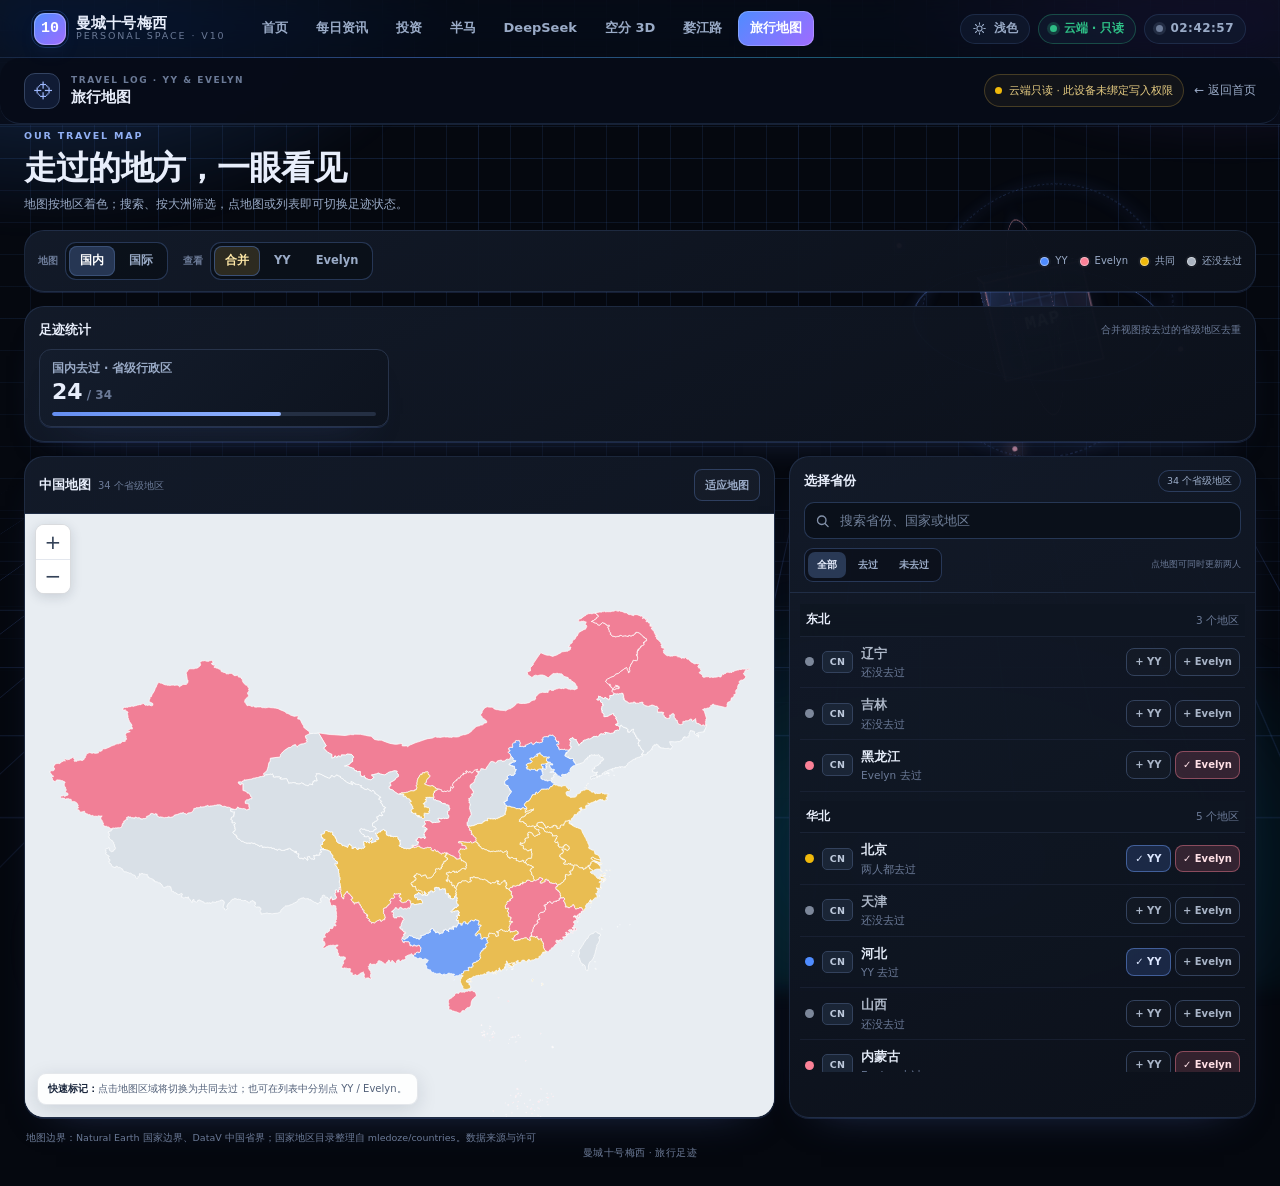
<file: travel-map.html>
<!DOCTYPE html>
<html lang="zh-CN" class="t-dark" data-def="dark">
<head>
<meta charset="UTF-8">
<meta name="viewport" content="width=device-width, initial-scale=1">
<title>旅行地图 · YY &amp; Evelyn</title>
<link rel="icon" href="./assets/favicon.svg">
<link rel="stylesheet" href="./assets/tech-ui.css?v=20260927160000">
<script>(function(){try{var t=localStorage.getItem("tech-theme");if(t==="light"||t==="dark")document.documentElement.className="t-"+t;}catch(e){}})();</script>
<script>
var PAGE_VER="20260927160000";
(function(){
  if(!/^https?:$/.test(location.protocol)) return;
  fetch("./version.json?t="+Date.now(),{cache:"no-store"}).then(function(r){return r.json();}).then(function(v){
    var latest=String(v&&v["travel-map.html"]||"");
    if(!latest||latest===PAGE_VER) return;
    var attempted="";
    try{attempted=sessionStorage.getItem("travelMapRefresh")||"";}catch(e){}
    if(Number(latest)<=Number(PAGE_VER)||attempted===latest) return;
    try{sessionStorage.setItem("travelMapRefresh",latest);}catch(e){}
    var url=new URL(location.href);url.searchParams.set("t",Date.now());location.replace(url.href);
  }).catch(function(){});
})();
</script>
<style>
:root{--bg:#080b12;--panel:#0e1420;--panel2:#131b2a;--line:#1d2637;--line2:#26314a;--ink:#e9eff9;--ink2:#a5b2c8;--ink3:#71809a;--blue:#70a0ff;--pink:#fb8197;--gold:#e9bd52;--land:#e8edf2}
*{box-sizing:border-box}html{-webkit-text-size-adjust:100%}body{min-height:100vh;margin:0;background:radial-gradient(950px 520px at 8% -14%,rgba(91,140,255,.12),transparent 62%),radial-gradient(900px 480px at 92% -6%,rgba(240,185,11,.065),transparent 58%),var(--bg);color:var(--ink);font-family:system-ui,-apple-system,"Segoe UI","PingFang SC","Microsoft YaHei",sans-serif;-webkit-font-smoothing:antialiased;line-height:1.55}
a{color:inherit;text-decoration:none}.wrap{width:100%;max-width:1540px;margin:0 auto;padding:0 24px}.top{position:sticky;top:0;z-index:100;background:rgba(8,11,18,.9);backdrop-filter:blur(14px);border-bottom:1px solid var(--line)}.top-inner{min-height:66px;display:flex;align-items:center;justify-content:space-between;gap:16px;padding-top:10px;padding-bottom:10px}.brand{display:flex;align-items:center;gap:11px;min-width:0}.brand-mark{width:36px;height:36px;display:grid;place-items:center;border:1px solid #334361;border-radius:11px;color:#9eb9ff;background:rgba(91,140,255,.12);font-size:19px}.brand-copy small{display:block;color:var(--ink3);font-size:9px;font-weight:750;letter-spacing:.17em}.brand-copy b{display:block;font-size:15px;line-height:1.3}.top-right{display:flex;align-items:center;gap:10px}.cloud-state{display:inline-flex;align-items:center;gap:7px;padding:7px 10px;border:1px solid rgba(240,195,75,.23);border-radius:999px;color:#e6cc82;background:rgba(240,195,75,.05);font-size:10.5px;white-space:nowrap}.cloud-state i{width:7px;height:7px;border-radius:50%;background:var(--gold)}.cloud-state[data-state="ok"]{color:#8ed8b2;border-color:rgba(70,207,149,.24);background:rgba(70,207,149,.06)}.cloud-state[data-state="ok"] i{background:#46cf95}.cloud-state[data-state="error"]{color:#ffacb9;border-color:rgba(255,120,143,.27)}.back{color:var(--ink2);font-size:12px}.back:hover{color:var(--ink)}
main{padding-top:24px;padding-bottom:42px}.intro{display:flex;align-items:flex-end;justify-content:space-between;gap:18px;margin:4px 0 17px}.eyebrow{color:#91aff3;font-size:9.5px;font-weight:750;letter-spacing:.19em}.intro h1{margin:5px 0 0;font-size:clamp(25px,3vw,33px);letter-spacing:-.025em;line-height:1.18}.intro p{margin:7px 0 0;color:var(--ink2);font-size:12px}
.panel{min-width:0;border:1px solid var(--line);border-radius:17px;background:linear-gradient(155deg,rgba(19,27,42,.96),rgba(12,17,27,.97));box-shadow:0 12px 34px rgba(0,0,0,.13)}.toolbar{display:flex;align-items:center;justify-content:space-between;gap:12px;flex-wrap:wrap;margin-bottom:14px;padding:11px 13px}.toolbar-groups{display:flex;align-items:center;gap:15px;flex-wrap:wrap}.control-group{display:flex;align-items:center;gap:7px}.control-label{color:var(--ink3);font-size:10px;font-weight:700;white-space:nowrap}.seg{display:inline-flex;gap:3px;padding:3px;border:1px solid var(--line2);border-radius:11px;background:rgba(7,11,18,.55)}.seg button,.filter-tabs button{border:0;color:var(--ink2);background:transparent;font:inherit;font-size:11.5px;font-weight:650;cursor:pointer}.seg button{padding:6px 11px;border-radius:8px;transition:background .15s,color .15s}.seg button[aria-pressed="true"]{color:#fff;background:#263653;box-shadow:inset 0 0 0 1px #3a5076}.seg button[data-person="yy"][aria-pressed="true"]{color:#dce7ff;background:rgba(80,126,226,.24)}.seg button[data-person="evelyn"][aria-pressed="true"]{color:#ffdbe1;background:rgba(255,120,143,.17)}.seg button[data-person="both"][aria-pressed="true"]{color:#ffe9a7;background:rgba(240,195,75,.15)}
.legend{display:flex;align-items:center;gap:12px;flex-wrap:wrap;color:var(--ink2);font-size:10px}.legend span{display:inline-flex;align-items:center;gap:6px;white-space:nowrap}.legend i{width:9px;height:9px;border:1px solid rgba(255,255,255,.45);border-radius:50%;box-shadow:0 0 0 2px rgba(255,255,255,.045)}.legend .yy{background:var(--blue)}.legend .evelyn{background:var(--pink)}.legend .shared{background:var(--gold)}.legend .unvisited{background:#aab3c0}
.stats-panel{margin-bottom:14px;padding:13px 14px 14px}.section-head{display:flex;align-items:center;justify-content:space-between;gap:12px;margin-bottom:10px}.section-head h2{margin:0;font-size:12.5px}.section-head p{margin:0;color:var(--ink3);font-size:10px}.stats-grid{display:grid;gap:9px}.stats-grid.domestic{grid-template-columns:minmax(220px,350px)}.stats-grid.international{grid-template-columns:repeat(4,minmax(0,1fr))}
.stat-card{width:100%;min-width:0;display:flex;align-items:center;gap:11px;padding:10px 12px;border:1px solid #27334a;border-radius:12px;color:inherit;background:linear-gradient(135deg,rgba(20,29,45,.95),rgba(13,19,30,.95));text-align:left}.stat-card.clickable{cursor:pointer;transition:border-color .15s,transform .15s,background .15s}.stat-card.clickable:hover{transform:translateY(-1px);border-color:#495d7e}.stat-card.selected{border-color:#b4933d;background:linear-gradient(135deg,rgba(64,52,27,.6),rgba(22,27,37,.96))}.stat-name{display:block;color:var(--ink2);font-size:11.5px;font-weight:700;white-space:nowrap}.stat-value{display:block;margin-top:1px;color:var(--ink);font-size:22px;font-weight:780;line-height:1.15;white-space:nowrap}.stat-value small{color:var(--ink3);font-size:12px;font-weight:650}.stat-side{min-width:0;flex:1}.stat-rail{height:4px;margin-top:7px;overflow:hidden;border-radius:999px;background:#242f43}.stat-rail i{display:block;width:0;height:100%;border-radius:inherit;background:linear-gradient(90deg,#648ef1,#93b4ff);transition:width .25s}.stat-card[data-continent="Asia"] .stat-rail i,.stat-card[data-continent="Africa"] .stat-rail i{background:linear-gradient(90deg,#67ad89,#a5d0a8)}.stat-card[data-continent="Europe"] .stat-rail i,.stat-card[data-continent="SouthAmerica"] .stat-rail i{background:linear-gradient(90deg,#ad8bea,#d0adf3)}.stat-card[data-continent="NorthAmerica"] .stat-rail i{background:linear-gradient(90deg,#e5a653,#f1ce75)}.stat-card[data-continent="Oceania"] .stat-rail i{background:linear-gradient(90deg,#55aeb6,#89d1d4)}
.stat-card.international-total{grid-column:span 2;border-color:rgba(180,147,61,.48);background:linear-gradient(135deg,rgba(59,49,27,.48),rgba(18,25,37,.97))}.international-total .stat-rail i{background:linear-gradient(90deg,#b58c3c,#ecd28b)}
.map-layout{display:grid;grid-template-columns:minmax(0,1.48fr) minmax(370px,.92fr);gap:14px;align-items:stretch}.map-panel{overflow:hidden}.map-head{display:flex;align-items:center;justify-content:space-between;gap:12px;padding:12px 14px;border-bottom:1px solid var(--line)}.map-heading{min-width:0}.map-heading b{font-size:13px}.map-heading span{margin-left:7px;color:var(--ink3);font-size:10px}.plain-btn{padding:7px 10px;border:1px solid var(--line2);border-radius:8px;color:var(--ink2);background:rgba(255,255,255,.025);font:inherit;font-size:10.5px;font-weight:650;cursor:pointer;white-space:nowrap}.plain-btn:hover{color:var(--ink);border-color:#43577b}.map-wrap{position:relative;height:min(67vh,680px);min-height:430px;background:var(--land)}.map{width:100%;height:100%;z-index:1}.map-svg{display:block;width:100%;height:100%;background:var(--land);overflow:hidden}.map-shape{stroke:#fff;stroke-width:.72;stroke-linejoin:round;vector-effect:non-scaling-stroke;cursor:pointer;transition:filter .14s,stroke .14s,stroke-width .14s}.map-shape:hover,.map-shape:focus-visible{stroke:#43516a;stroke-width:1.8;filter:brightness(1.04);outline:none}.map-controls{position:absolute;z-index:510;top:10px;left:10px;display:grid;overflow:hidden;border:1px solid rgba(21,34,54,.16);border-radius:9px;background:#fff;box-shadow:0 3px 12px rgba(25,38,59,.15)}.map-controls button{width:34px;height:34px;border:0;color:#344258;background:#fff;font:inherit;font-size:20px;line-height:1;cursor:pointer}.map-controls button+button{border-top:1px solid #e3e7ee}.map-controls button:hover{background:#f3f6fb}.map-overlay{position:absolute;z-index:500;left:12px;bottom:12px;max-width:min(500px,calc(100% - 24px));padding:7px 10px;border:1px solid rgba(111,126,148,.18);border-radius:9px;background:rgba(255,255,255,.91);box-shadow:0 5px 20px rgba(18,31,52,.13);color:#516078;font-size:10px;pointer-events:none}.map-overlay b{color:#17243a}.map-overlay.error{color:#ac493e}
.explorer{display:flex;min-height:430px;flex-direction:column;overflow:hidden}.explorer-head{padding:13px 14px 10px;border-bottom:1px solid var(--line)}.explorer-title{display:flex;align-items:center;justify-content:space-between;gap:10px;margin-bottom:10px}.explorer-title h2{margin:0;font-size:13px}.place-count{padding:3px 8px;border:1px solid var(--line2);border-radius:999px;color:var(--ink2);font-size:9.5px;white-space:nowrap}.search{position:relative;display:block}.search svg{position:absolute;left:11px;top:50%;width:15px;height:15px;transform:translateY(-50%);stroke:#8391a9}.search input{width:100%;height:37px;padding:0 12px 0 35px;border:1px solid var(--line2);border-radius:10px;outline:none;color:var(--ink);background:#0a101a;font:inherit;font-size:13px}.search input:focus{border-color:#5b83d1;box-shadow:0 0 0 3px rgba(91,140,255,.11)}.search input::placeholder{color:#71809a}
.filter-row{display:flex;align-items:center;justify-content:space-between;gap:9px;margin-top:9px}.filter-tabs{display:inline-flex;gap:3px;padding:3px;border:1px solid var(--line2);border-radius:9px;background:rgba(7,11,18,.45)}.filter-tabs button{padding:5px 9px;border-radius:7px;font-size:10px}.filter-tabs button[aria-pressed="true"]{color:#eaf0ff;background:#293955}.filter-hint{color:var(--ink3);font-size:9px;text-align:right}.region-list{flex:1;max-height:calc(min(67vh,680px) - 124px);min-height:306px;overflow:auto;padding:2px 10px 12px;scrollbar-color:#34425b transparent;scrollbar-width:thin}.region-section{margin-top:9px}.region-section-head{position:sticky;top:0;z-index:2;display:flex;align-items:center;justify-content:space-between;gap:8px;padding:7px 6px;border-bottom:1px solid rgba(38,49,74,.52);background:rgba(15,22,34,.96);backdrop-filter:blur(8px)}.region-section-head strong{font-size:11.5px}.region-section-head span{color:var(--ink3);font-size:10.5px}.place-row{display:flex;align-items:center;gap:8px;min-height:42px;padding:7px 5px;border-bottom:1px solid rgba(38,49,74,.42)}.place-main{display:flex;min-width:0;flex:1;align-items:center;gap:8px}.place-swatch{width:9px;height:9px;flex:none;border-radius:50%;background:#7c879a}.place-swatch.yy{background:var(--blue)}.place-swatch.evelyn{background:var(--pink)}.place-swatch.shared{background:var(--gold)}.place-copy{min-width:0;flex:1}.place-row.state-unvisited .place-name{color:#aeb8c8}.place-code{display:grid;flex:none;width:31px;height:22px;place-items:center;border:1px solid #33425d;border-radius:5px;background:#1a2536;color:#bdc9dc;font-size:9.5px;font-weight:800;letter-spacing:.035em;line-height:1}.place-name{overflow:hidden;color:#e4ebf7;font-size:12.5px;font-weight:700;text-overflow:ellipsis;white-space:nowrap}.place-name-en{margin-left:5px;color:var(--ink3);font-size:10.5px;font-weight:450}.place-state{margin-top:1px;color:var(--ink3);font-size:10.5px}.owner-actions{display:flex;flex:none;align-items:center;gap:4px}.owner-toggle{min-width:45px;padding:5px 7px;border:1px solid #33425d;border-radius:8px;color:#a9b5c8;background:rgba(255,255,255,.02);font:inherit;font-size:10px;font-weight:700;cursor:pointer;transition:all .12s}.owner-toggle:hover{border-color:#657c9f;color:#fff}.owner-toggle.yy.is-visited{border-color:rgba(112,160,255,.46);color:#dce7ff;background:rgba(80,126,226,.2)}.owner-toggle.evelyn.is-visited{border-color:rgba(251,129,151,.44);color:#ffe0e6;background:rgba(255,120,143,.16)}.owner-toggle:focus-visible,.plain-btn:focus-visible,.seg button:focus-visible,.filter-tabs button:focus-visible{outline:2px solid #86aaff;outline-offset:2px}.empty{padding:20px 9px;color:var(--ink3);font-size:10.5px;line-height:1.7;text-align:center}.action-message{min-height:0;margin:0;color:#9bb5e7;font-size:10px}.action-message:not(:empty){min-height:27px;padding:6px 12px;border-top:1px solid rgba(38,49,74,.52)}.action-message[data-kind="error"]{color:#ffacb9}.action-message[data-kind="ok"]{color:#91dfbc}
.footnote{margin:12px 2px 0;color:var(--ink3);font-size:9.5px;line-height:1.7}footer{padding:0 24px 25px;color:var(--ink3);font-size:9.5px;text-align:center}
@media(max-width:1180px){.stats-grid.international{grid-template-columns:repeat(3,minmax(0,1fr))}.stat-card.international-total{grid-column:1/-1}.map-layout{grid-template-columns:minmax(0,1.15fr) minmax(340px,.85fr)}.map-wrap{height:60vh;min-height:400px}.region-list{max-height:calc(60vh - 124px)}}
@media(max-width:900px){.intro{align-items:flex-start;flex-direction:column;gap:9px}.map-layout{grid-template-columns:1fr}.map-wrap{height:51vh;min-height:360px}.explorer{min-height:360px}.region-list{max-height:480px;min-height:240px}}
@media(max-width:620px){.wrap{padding:0 13px}.top-inner{min-height:58px}.brand-mark{width:33px;height:33px}.brand-copy b{font-size:13px}.cloud-state{padding:6px 8px;font-size:9px}.back{display:none}main{padding-top:17px}.intro{margin-bottom:13px}.intro h1{font-size:25px}.intro p{font-size:11px}.toolbar{padding:10px}.toolbar-groups{width:100%;justify-content:space-between;gap:8px}.control-group{gap:5px}.control-label{font-size:9px}.seg button{padding:6px 8px;font-size:10px}.toolbar .legend{width:100%;justify-content:space-between;gap:7px;font-size:9px}.stats-panel{padding:11px}.stats-grid.domestic{grid-template-columns:minmax(0,1fr)}.stats-grid.international{grid-template-columns:repeat(2,minmax(0,1fr));gap:7px}.stat-card.international-total{grid-column:1/-1}.stat-card{gap:8px;padding:9px}.stat-name{font-size:9px}.stat-value{font-size:16px}.section-head p{font-size:9px}.map-head{padding:10px 11px}.map-wrap{height:44vh;min-height:300px}.map-overlay{left:8px;bottom:8px;font-size:9px}.explorer-head{padding:11px}.filter-hint{max-width:115px;font-size:8.5px}.place-code{width:28px;height:20px;font-size:9px}.place-name{font-size:12.5px}.place-name-en{font-size:9.5px}.place-state{font-size:10px}.owner-toggle{min-width:42px;padding:5px 6px}.region-list{min-height:230px}.footnote{font-size:9px}}
@media(prefers-reduced-motion:reduce){*,*::before,*::after{scroll-behavior:auto!important;transition:none!important}}
</style>
</head>
<body>
<div class="top"><div class="top-inner wrap">
  <a class="brand" href="./home3.html"><span class="brand-mark" aria-hidden="true">⌖</span><span class="brand-copy"><small>TRAVEL LOG · YY &amp; EVELYN</small><b>旅行地图</b></span></a>
  <div class="top-right"><div class="cloud-state" id="cloudStatus" data-state="wait"><i></i><span>正在连接站点云端…</span></div><a class="back" href="./home3.html">← 返回首页</a></div>
</div></div>
<main class="wrap">
  <section class="intro"><div><div class="eyebrow">OUR TRAVEL MAP</div><h1>走过的地方，一眼看见</h1><p>地图按地区着色；搜索、按大洲筛选，点地图或列表即可切换足迹状态。</p></div></section>
  <section class="toolbar panel" aria-label="足迹查看条件">
    <div class="toolbar-groups">
      <div class="control-group"><span class="control-label">地图</span><div class="seg" role="group" aria-label="选择地图"><button type="button" data-scope="domestic" aria-pressed="true">国内</button><button type="button" data-scope="international" aria-pressed="false">国际</button></div></div>
      <div class="control-group"><span class="control-label">查看</span><div class="seg" role="group" aria-label="选择足迹用户"><button type="button" data-person="both" aria-pressed="true">合并</button><button type="button" data-person="yy" aria-pressed="false">YY</button><button type="button" data-person="evelyn" aria-pressed="false">Evelyn</button></div></div>
    </div>
    <div class="legend" aria-label="地图颜色"><span><i class="yy"></i>YY</span><span><i class="evelyn"></i>Evelyn</span><span><i class="shared"></i>共同</span><span><i class="unvisited"></i>还没去过</span></div>
  </section>
  <section class="stats-panel panel"><div class="section-head"><h2>足迹统计</h2><p id="statsHint">合并视图按去过的地区去重</p></div><div class="stats-grid domestic" id="statsGrid" aria-live="polite"></div></section>
  <section class="map-layout">
    <section class="map-panel panel">
      <div class="map-head"><div class="map-heading"><b id="mapScopeName">国内地图</b><span id="mapSummary">34 个省级地区</span></div><button class="plain-btn" id="fitBtn" type="button">适应地图</button></div>
      <div class="map-wrap"><div id="map" class="map" aria-label="可交互的旅行足迹地图"></div><div class="map-controls" aria-label="地图缩放"><button type="button" id="zoomInBtn" aria-label="放大地图">+</button><button type="button" id="zoomOutBtn" aria-label="缩小地图">−</button></div><div class="map-overlay" id="mapOverlay"><b>快速标记：</b>点击地图区域或列表状态，切换足迹。</div></div>
    </section>
    <aside class="explorer panel">
      <div class="explorer-head">
        <div class="explorer-title"><h2 id="explorerTitle">选择省份</h2><span class="place-count" id="placeCount">34 个省级地区</span></div>
        <label class="search"><svg viewBox="0 0 24 24" fill="none" stroke-width="2.1" stroke-linecap="round"><circle cx="10.8" cy="10.8" r="6.8"/><path d="m16 16 5 5"/></svg><input id="searchInput" type="search" placeholder="搜索省份、国家或地区" autocomplete="off" aria-label="搜索地区"></label>
        <div class="filter-row"><div class="filter-tabs" role="group" aria-label="按去过状态筛选"><button data-filter="all" aria-pressed="true" type="button">全部</button><button data-filter="visited" aria-pressed="false" type="button">去过</button><button data-filter="unvisited" aria-pressed="false" type="button">未去过</button></div><span class="filter-hint" id="filterHint">点 YY / Evelyn 切换个人足迹</span></div>
      </div>
      <div class="region-list" id="regionList" aria-live="polite"></div><div class="action-message" id="actionMessage" role="status" aria-live="polite"></div>
    </aside>
  </section>
  <p class="footnote">地图边界：Natural Earth 国家边界、DataV 中国省界；国家地区目录整理自 mledoze/countries。<a href="./assets/maps/README.txt">数据来源与许可</a></p>
</main>
<footer>曼城十号梅西 · 旅行足迹</footer>
<script src="./assets/workbuddy-cloud-sdk.js"></script>
<script src="./assets/wb-cloud-v2.js"></script>
<script src="./assets/travel-map.js?v=20260927170500"></script>
<script src="./assets/tech-ui.js?v=20260927160000"></script>
</body>
</html>
</file>
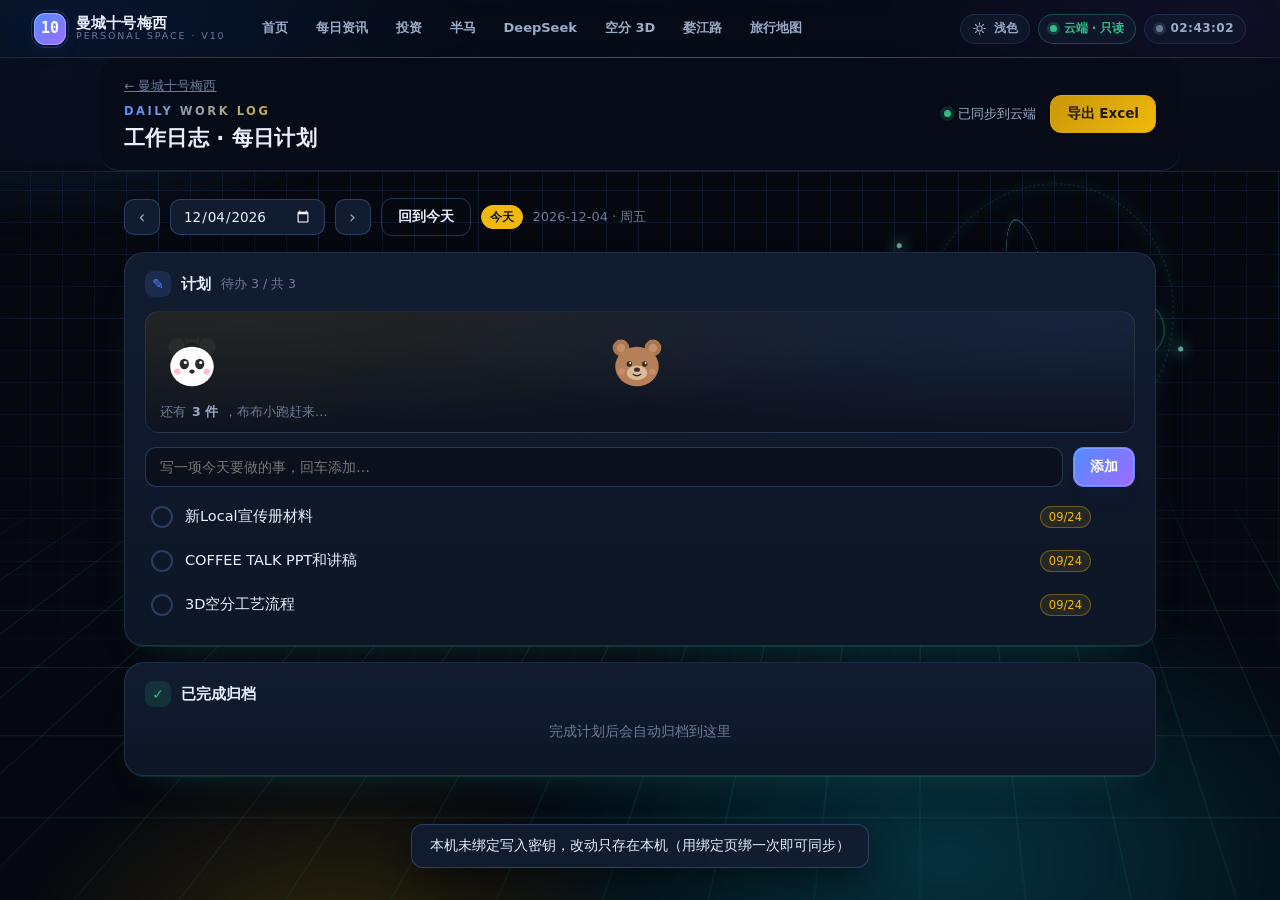
<file: work.html>
<!DOCTYPE html>
<html lang="zh-CN" class="t-dark" data-def="dark">
<head>
<meta charset="UTF-8">
<meta name="viewport" content="width=device-width, initial-scale=1">
<meta http-equiv="Cache-Control" content="no-cache, no-store, must-revalidate">
<meta http-equiv="Pragma" content="no-cache">
<meta http-equiv="Expires" content="0">
<title>工作日志 · 每日计划 · 曼城十号梅西</title>
<link rel="icon" href="data:image/svg+xml,<svg xmlns='http://www.w3.org/2000/svg' viewBox='0 0 100 100'><defs><linearGradient id='g' x1='0' y1='0' x2='1' y2='1'><stop offset='0' stop-color='%235b8cff'/><stop offset='1' stop-color='%23f0b90b'/></linearGradient></defs><rect width='100' height='100' rx='26' fill='url(%23g)'/><path d='M22 62 L40 44 L54 56 L78 32' stroke='white' stroke-width='8' fill='none' stroke-linecap='round' stroke-linejoin='round'/></svg>">
<style>
  :root{
    --bg:#080b12;
    --panel:#0e1420;
    --panel2:#131b2a;
    --line:#1d2637;
    --line2:#26314a;
    --ink:#e9eff9;
    --ink2:#98a7bf;
    --ink3:#66748d;
    --ok:#2ebd85;
    --gold:#f0b90b;
    --accent:#5b8cff;
  }
  *{margin:0;padding:0;box-sizing:border-box}
  html{-webkit-text-size-adjust:100%}
  body{
    min-height:100vh;
    background:
      radial-gradient(1100px 560px at 12% -12%, rgba(91,140,255,.12), transparent 62%),
      radial-gradient(900px 480px at 92% -6%, rgba(240,185,11,.07), transparent 58%),
      var(--bg);
    background-attachment:fixed;
    color:var(--ink);
    font-family:system-ui,-apple-system,"Segoe UI","PingFang SC","Hiragino Sans GB","Microsoft YaHei",sans-serif;
    -webkit-font-smoothing:antialiased;
    line-height:1.6;
  }
  .wrap{width:100%;max-width:1080px;margin:0 auto;padding:0 24px 56px}
  .num{font-variant-numeric:tabular-nums;font-feature-settings:"tnum"}

  /* ---------- 顶栏 ---------- */
  .top{position:sticky;top:0;z-index:40;background:rgba(8,11,18,.82);
    backdrop-filter:saturate(160%) blur(14px);-webkit-backdrop-filter:saturate(160%) blur(14px);
    border-bottom:1px solid var(--line)}
  .top-inner{display:flex;align-items:center;justify-content:space-between;gap:24px;
    max-width:1080px;margin:0 auto;min-height:76px;padding:14px 24px;flex-wrap:wrap}
  .back{display:inline-flex;align-items:center;gap:6px;font-size:12.5px;
    color:var(--ink3);margin-bottom:6px;transition:color .18s ease}
  .back:hover{color:var(--ink2)}
  .brand-tag{font-size:11.5px;letter-spacing:.22em;font-weight:700;
    background:linear-gradient(90deg,#5b8cff,#f0b90b);
    -webkit-background-clip:text;background-clip:text;color:transparent}
  .brand h1{font-size:21px;font-weight:700;letter-spacing:.01em;margin-top:2px}
  .status{display:flex;align-items:center;gap:14px;flex-wrap:wrap}
  .conn{display:inline-flex;align-items:center;gap:7px;font-size:13px;color:var(--ink2)}
  .conn i{width:7px;height:7px;border-radius:50%;background:var(--accent);
    box-shadow:0 0 0 4px rgba(91,140,255,.15)}
  .conn.ok i{background:var(--ok);box-shadow:0 0 0 4px rgba(46,189,133,.15)}
  .conn.bad{color:#e8a33d}
  .conn.bad i{background:#e8a33d;box-shadow:0 0 0 4px rgba(232,163,61,.15)}
  .btn{display:inline-flex;align-items:center;gap:7px;padding:9px 16px;border-radius:11px;
    border:1px solid var(--line2);background:var(--panel2);color:var(--ink);
    font-size:13.5px;font-weight:600;cursor:pointer;font-family:inherit;
    transition:transform .18s ease,border-color .18s ease,background .18s ease}
  .btn:hover{transform:translateY(-1px);border-color:#33405f;background:#182238}
  .btn:active{transform:translateY(0)}
  .btn.primary{background:linear-gradient(135deg,#2f5bd0,#5b8cff);border-color:#4a76e0;color:#fff}
  .btn.primary:hover{background:linear-gradient(135deg,#3a67dd,#6a97ff)}
  .btn.ghost{background:transparent}
  .btn.gold{background:linear-gradient(135deg,#c9970a,#f0b90b);border-color:#d8a90d;color:#241a00}
  .btn.gold:hover{background:linear-gradient(135deg,#d9a410,#ffc61a)}

  /* ---------- 日期条 ---------- */
  .daybar{display:flex;align-items:center;gap:10px;flex-wrap:wrap;margin:26px 0 16px}
  .dnav{width:36px;height:36px;border-radius:10px;border:1px solid var(--line2);
    background:var(--panel2);color:var(--ink2);font-size:17px;cursor:pointer;font-family:inherit;
    display:inline-flex;align-items:center;justify-content:center;transition:all .18s ease}
  .dnav:hover{color:var(--ink);border-color:#33405f}
  input[type="date"]{background:var(--panel2);border:1px solid var(--line2);color:var(--ink);
    border-radius:10px;padding:8px 12px;font-size:13.5px;font-family:inherit;color-scheme:dark}
  .dlabel{font-size:13px;color:var(--ink3)}
  .dtag{font-size:11.5px;padding:2px 8px;border-radius:999px;border:1px solid var(--line2);
    color:var(--ink2);background:var(--panel)}
  .dtag.today{color:#0b1017;background:var(--gold);border-color:var(--gold);font-weight:700}

  /* ---------- 面板 ---------- */
  .panel{background:linear-gradient(180deg,var(--panel2),var(--panel));
    border:1px solid var(--line);border-radius:16px;padding:18px 20px;margin-bottom:16px}
  .panel h3{font-size:15px;font-weight:700;display:flex;align-items:center;gap:10px}
  .panel h3 .cnt{font-size:12.5px;font-weight:500;color:var(--ink3)}
  .panel h3 .sp{flex:1}
  .panel h3 .icon{width:26px;height:26px;border-radius:8px;display:inline-flex;
    align-items:center;justify-content:center;font-size:14px;
    background:rgba(91,140,255,.14);color:var(--accent)}
  .panel.arch h3 .icon{background:rgba(46,189,133,.14);color:var(--ok)}

  .addrow{display:flex;gap:10px;margin:14px 0 6px}
  .addrow input{flex:1;background:#0b111c;border:1px solid var(--line2);color:var(--ink);
    border-radius:11px;padding:11px 14px;font-size:14px;font-family:inherit;outline:none;
    transition:border-color .18s ease}
  .addrow input:focus{border-color:#3f5a92}

  .list{margin-top:8px}
  .item{display:flex;align-items:center;gap:12px;padding:9px 6px;border-radius:11px;
    transition:background .15s ease}
  .item:hover{background:rgba(255,255,255,.025)}
  .tick{width:22px;height:22px;border-radius:50%;border:2px solid var(--line2);
    background:transparent;cursor:pointer;flex:none;position:relative;transition:all .18s ease}
  .tick:hover{border-color:var(--ok)}
  .item.done .tick{background:var(--ok);border-color:var(--ok)}
  .item.done .tick::after{content:"";position:absolute;left:6.5px;top:3px;width:5px;height:9px;
    border:solid #06120c;border-width:0 2.2px 2.2px 0;transform:rotate(45deg)}
  .item input.txt{flex:1;background:transparent;border:none;color:var(--ink);
    font-size:14.5px;font-family:inherit;outline:none;padding:2px 0;min-width:0}
  .item input.txt:focus{background:#0b111c;border-radius:8px;padding:2px 8px;
    box-shadow:0 0 0 1px var(--line2)}
  .item.done input.txt{color:var(--ink3);text-decoration:line-through}
  .item .from{flex:none;font-size:11.5px;color:var(--gold);
    border:1px solid rgba(240,185,11,.34);background:rgba(240,185,11,.10);
    padding:1px 8px;border-radius:999px}
  .item .time{font-size:12px;color:var(--ink3);flex:none}
  .item .del{flex:none;width:26px;height:26px;border-radius:8px;border:none;background:transparent;
    color:var(--ink3);cursor:pointer;font-size:14px;opacity:0;transition:all .15s ease;font-family:inherit}
  .item:hover .del{opacity:1}
  .item .del:hover{background:rgba(246,70,93,.14);color:#f6465d}
  @media (hover:none){ .item .del{opacity:.7} }

  .empty{color:var(--ink3);font-size:13.5px;padding:14px 6px;text-align:center}

  /* ---------- 布布与一二：待办越少，靠得越近 ---------- */
  .bears{margin:14px 0 2px;padding:12px 14px 10px;border-radius:14px;position:relative;overflow:hidden;
    background:
      radial-gradient(120% 170% at 10% 0%, rgba(240,185,11,.09), transparent 58%),
      radial-gradient(110% 150% at 92% 10%, rgba(91,140,255,.10), transparent 60%),
      linear-gradient(180deg,#101827,#0d1320);
    border:1px solid var(--line)}
  .bear-track{position:relative;height:70px}
  .bear{position:absolute;left:0;bottom:0;width:64px;height:64px}
  .bear .inner{width:100%;height:100%}
  .bear.bu{transform:translateX(170px);transition:transform .9s cubic-bezier(.34,1.28,.5,1)}
  .bear .inner{transform-origin:50% 88%}
  .bears.hug .bear.one .inner{animation:bearSway 1.5s ease-in-out infinite}
  .bears.hug .bear.bu .inner{animation:bearSway 1.5s ease-in-out infinite .22s}
  @keyframes bearSway{
    0%,100%{transform:rotate(-3deg) translateY(0)}
    50%{transform:rotate(3deg) translateY(-3px)}
  }
  .hearts{position:absolute;left:56px;bottom:60px;pointer-events:none}
  .heart{position:absolute;font-size:14px;opacity:0;animation:heartUp 1.9s ease-out forwards}
  @keyframes heartUp{
    0%{opacity:0;transform:translate(0,0) scale(.5)}
    22%{opacity:1}
    100%{opacity:0;transform:translate(var(--hx,8px),-46px) scale(1.1)}
  }
  .bear-note{margin-top:8px;font-size:12.5px;color:var(--ink3);display:flex;align-items:center;gap:6px;min-height:19px}
  .bear-note b{color:var(--ink2);font-weight:600}

  /* ---------- 归档 ---------- */
  .agroup{margin-top:12px}
  .agroup .ghead{font-size:12.5px;color:var(--ink3);display:flex;align-items:center;gap:8px;
    padding:4px 6px 6px}
  .agroup .ghead b{color:var(--ink2);font-weight:600}
  .agroup .ghead .line{flex:1;height:1px;background:var(--line)}
  .aitem{display:flex;align-items:center;gap:12px;padding:7px 6px;border-radius:10px}
  .aitem:hover{background:rgba(255,255,255,.025)}
  .aitem .ok{flex:none;width:18px;height:18px;border-radius:50%;background:rgba(46,189,133,.16);
    color:var(--ok);display:inline-flex;align-items:center;justify-content:center;font-size:11px}
  .aitem .t{flex:1;font-size:14px;color:var(--ink2)}
  .aitem .time{font-size:12px;color:var(--ink3);flex:none}
  .aitem .undo{flex:none;font-size:12px;color:var(--ink3);background:transparent;border:1px solid var(--line2);
    border-radius:8px;padding:3px 9px;cursor:pointer;font-family:inherit;transition:all .15s ease}
  .aitem .undo:hover{color:var(--ink);border-color:#33405f}

  /* ---------- toast ---------- */
  .toast{position:fixed;left:50%;bottom:32px;transform:translateX(-50%) translateY(20px);
    background:#16203a;border:1px solid var(--line2);color:var(--ink);
    padding:10px 18px;border-radius:12px;font-size:13.5px;opacity:0;pointer-events:none;
    transition:all .25s ease;z-index:90;box-shadow:0 12px 32px rgba(0,0,0,.4)}
  .toast.on{opacity:1;transform:translateX(-50%) translateY(0)}

  @media (max-width:720px){
    .wrap{padding:0 14px 48px}
    .top-inner{padding:12px 14px}
    .brand h1{font-size:18px}
    .panel{padding:14px}
  }
</style>
<link rel="stylesheet" href="./assets/tech-ui.css?v=20260927160000">
<script>(function(){try{var t=localStorage.getItem("tech-theme");if(t==="light"||t==="dark")document.documentElement.className="t-"+t;}catch(e){}})();</script>
</head>
<body>

<div class="top">
  <div class="top-inner">
    <div>
      <a class="back" href="./home3.html">&#8592; 曼城十号梅西</a>
      <div class="brand">
        <div class="brand-tag">DAILY WORK LOG</div>
        <h1>工作日志 · 每日计划</h1>
      </div>
    </div>
    <div class="status">
      <span class="conn" id="conn"><i></i><span id="connTxt">加载中…</span></span>
      <button class="btn gold" id="exportBtn">导出 Excel</button>
    </div>
  </div>
</div>

<main class="wrap">

  <div class="daybar">
    <button class="dnav" id="prevDay" title="前一天">&#8249;</button>
    <input type="date" id="dayInput">
    <button class="dnav" id="nextDay" title="后一天">&#8250;</button>
    <button class="btn ghost" id="todayBtn">回到今天</button>
    <span class="dtag" id="dTag">今天</span>
    <span class="dlabel" id="dLabel"></span>
  </div>

  <section class="panel">
    <h3><span class="icon">&#9998;</span>计划<span class="cnt" id="planCnt"></span></h3>

    <div class="bears" id="bears">
      <div class="bear-track" id="bearTrack">
        <div class="bear one"><div class="inner"><svg viewBox="0 0 100 100" width="64" height="64" aria-hidden="true">
          <circle cx="26" cy="26" r="13" fill="#2b2b2b"/>
          <circle cx="74" cy="26" r="13" fill="#2b2b2b"/>
          <ellipse cx="50" cy="57" rx="34" ry="31" fill="#ffffff"/>
          <ellipse cx="38" cy="53" rx="7.2" ry="8.2" fill="#2b2b2b"/>
          <ellipse cx="62" cy="53" rx="7.2" ry="8.2" fill="#2b2b2b"/>
          <circle cx="39.6" cy="50.8" r="2.5" fill="#ffffff"/>
          <circle cx="63.6" cy="50.8" r="2.5" fill="#ffffff"/>
          <ellipse cx="50" cy="65" rx="4.2" ry="3.2" fill="#2b2b2b"/>
          <circle cx="27" cy="65" r="5" fill="#ffb3c1" opacity=".85"/>
          <circle cx="73" cy="65" r="5" fill="#ffb3c1" opacity=".85"/>
          <g transform="translate(50,17)">
            <path d="M0 0 L-11 -7 L-11 7 Z" fill="#2b2b2b"/>
            <path d="M0 0 L11 -7 L11 7 Z" fill="#2b2b2b"/>
            <circle cx="0" cy="0" r="3.2" fill="#2b2b2b"/>
          </g>
        </svg></div></div>
        <div class="bear bu" id="bearBu"><div class="inner"><svg viewBox="0 0 100 100" width="64" height="64" aria-hidden="true">
          <circle cx="25" cy="28" r="13" fill="#a9764e"/>
          <circle cx="75" cy="28" r="13" fill="#a9764e"/>
          <circle cx="25" cy="28" r="6.6" fill="#c99a76" opacity=".75"/>
          <circle cx="75" cy="28" r="6.6" fill="#c99a76" opacity=".75"/>
          <ellipse cx="50" cy="57" rx="34" ry="31" fill="#b58057"/>
          <ellipse cx="50" cy="67" rx="16" ry="11.5" fill="#dcbb98"/>
          <circle cx="38" cy="53" r="4.3" fill="#3a2b20"/>
          <circle cx="62" cy="53" r="4.3" fill="#3a2b20"/>
          <circle cx="39.4" cy="51.6" r="1.5" fill="#ffffff"/>
          <circle cx="63.4" cy="51.6" r="1.5" fill="#ffffff"/>
          <ellipse cx="50" cy="62" rx="4.6" ry="3.4" fill="#3a2b20"/>
          <path d="M44 69 Q50 74 56 69" stroke="#3a2b20" stroke-width="2" fill="none" stroke-linecap="round"/>
          <circle cx="26" cy="65" r="5" fill="#e8938a" opacity=".5"/>
          <circle cx="74" cy="65" r="5" fill="#e8938a" opacity=".5"/>
        </svg></div></div>
        <div class="hearts" id="hearts"></div>
      </div>
      <div class="bear-note" id="bearNote"></div>
    </div>

    <div class="addrow">
      <input id="newItem" placeholder="写一项今天要做的事，回车添加…" autocomplete="off">
      <button class="btn primary" id="addBtn">添加</button>
    </div>
    <div class="list" id="planList"></div>
  </section>

  <section class="panel arch">
    <h3><span class="icon">&#10003;</span>已完成归档<span class="cnt" id="archCnt"></span><span class="sp"></span></h3>
    <div id="archList"></div>
  </section>

</main>

<div class="toast" id="toast"></div>

<script src="./assets/workbuddy-cloud-sdk.js"></script>
<script src="./assets/wb-cloud-v2.js"></script>
<script>
(function () {
  "use strict";

  var LS = "work-cache-v1";
  var days = {};
  var selDay = "";
  var cloudOk = false;

  function pad(n) { return n < 10 ? "0" + n : "" + n; }
  function dstr(d) { return d.getFullYear() + "-" + pad(d.getMonth() + 1) + "-" + pad(d.getDate()); }
  function todayStr() { return dstr(new Date()); }
  function uid() { return Date.now().toString(36) + Math.random().toString(36).slice(2, 7); }
  function esc(s) {
    return String(s == null ? "" : s).replace(/[&<>"']/g, function (c) {
      return { "&": "&amp;", "<": "&lt;", ">": "&gt;", '"': "&quot;", "'": "&#39;" }[c];
    });
  }
  function hhmm(ts) {
    if (!ts) return "";
    var d = new Date(ts);
    return pad(d.getHours()) + ":" + pad(d.getMinutes());
  }
  function wdText(day) {
    var p = day.split("-");
    var d = new Date(+p[0], +p[1] - 1, +p[2]);
    return "周" + ["日", "一", "二", "三", "四", "五", "六"][d.getDay()];
  }

  /* ---------- 缓存 ---------- */
  function readCache() {
    try { return JSON.parse(localStorage.getItem(LS) || "{}") || {}; } catch (e) { return {}; }
  }
  function writeCache() {
    try { localStorage.setItem(LS, JSON.stringify(days)); } catch (e) {}
  }

  /* ---------- 云端 ---------- */
  function setConn(cls, txt) {
    var el = document.getElementById("conn");
    el.className = "conn" + (cls ? " " + cls : "");
    document.getElementById("connTxt").textContent = txt;
  }
  function absorbCloud() {
    if (!window.WB || !WB.ready) return;
    for (var k in WB.data) {
      if (k.indexOf("work:") === 0) {
        var arr = WB.data[k];
        if (arr && arr.length !== undefined) days[k.slice(5)] = arr;
      }
    }
    cloudOk = !WB.error;
    writeCache();
  }
  function saveDay(day) {
    writeCache();
    if (window.WB) {
      WB.putSafe("work:" + day, days[day] || []).then(function () {
        setConn("ok", "已同步到云端");
      }).catch(function () {});
    }
  }
  function arrOf(day) {
    if (!days[day]) days[day] = [];
    return days[day];
  }

  /* ---------- toast ---------- */
  var toastTimer = null;
  function toast(msg) {
    var el = document.getElementById("toast");
    el.textContent = msg;
    el.classList.add("on");
    clearTimeout(toastTimer);
    toastTimer = setTimeout(function () { el.classList.remove("on"); }, 2600);
  }

  /* ---------- 渲染 ---------- */
  function renderDay() {
    var di = document.getElementById("dayInput");
    di.value = selDay;
    var t = todayStr();
    var tag = document.getElementById("dTag");
    if (selDay === t) { tag.textContent = "今天"; tag.className = "dtag today"; }
    else { tag.textContent = wdText(selDay); tag.className = "dtag"; }
    document.getElementById("dLabel").textContent = selDay + " · " + wdText(selDay);
  }

  function renderPlan() {
    var a = arrOf(selDay);
    var todo = a.filter(function (it) { return !it.d; });
    var box = document.getElementById("planList");
    var cnt = document.getElementById("planCnt");
    cnt.textContent = a.length ? ("待办 " + todo.length + " / 共 " + a.length) : "";
    if (!todo.length) {
      box.innerHTML = '<div class="empty">' +
        (a.length ? "这一天的计划都完成啦，去下方归档区查看 🎉" : "还没有计划，在上方输入框写第一条吧") +
        '</div>';
      return;
    }
    todo.sort(function (a, b) { return (a.c || 0) - (b.c || 0); });
    var html = "";
    todo.forEach(function (it) {
      var from = (it.from && it.from < selDay) ?
        '<span class="from" title="' + it.from + ' 未完成，已自动顺延">' +
        it.from.slice(5).replace("-", "/") + '</span>' : '';
      html += '<div class="item" data-id="' + it.id + '">' +
        '<button class="tick" title="完成并归档"></button>' +
        '<input class="txt" value="' + esc(it.t) + '" placeholder="（空）">' +
        from +
        '<button class="del" title="删除">&#10005;</button>' +
        '</div>';
    });
    box.innerHTML = html;
  }

  function renderArch() {
    var groups = [];
    Object.keys(days).sort().reverse().forEach(function (day) {
      var dones = (days[day] || []).filter(function (it) { return it && it.d; });
      if (dones.length) groups.push({ day: day, items: dones });
    });
    var box = document.getElementById("archList");
    var cnt = document.getElementById("archCnt");
    var total = groups.reduce(function (a, g) { return a + g.items.length; }, 0);
    cnt.textContent = total ? (total + " 项") : "";
    if (!groups.length) {
      box.innerHTML = '<div class="empty">完成计划后会自动归档到这里</div>';
      return;
    }
    var html = "";
    groups.forEach(function (g) {
      html += '<div class="agroup"><div class="ghead"><b>' + g.day + '</b><span>' + wdText(g.day) +
        ' · ' + g.items.length + ' 项</span><span class="line"></span></div>';
      g.items.forEach(function (it) {
        html += '<div class="aitem" data-id="' + it.id + '" data-day="' + g.day + '">' +
          '<span class="ok">&#10003;</span>' +
          '<span class="t">' + esc(it.t) + '</span>' +
          '<span class="time num">' + hhmm(it.da) + '</span>' +
          '<button class="undo" title="撤销完成，退回待办">撤销</button>' +
          '</div>';
      });
      html += '</div>';
    });
    box.innerHTML = html;
  }

  /* ---------- 布布 & 一二：待办越少靠得越近 ---------- */
  function renderBears() {
    var track = document.getElementById("bearTrack");
    var bu = document.getElementById("bearBu");
    var note = document.getElementById("bearNote");
    var box = document.getElementById("bears");
    if (!track || !bu || !note || !box) return;
    var a = arrOf(selDay);
    var total = a.length, todo = 0;
    for (var i = 0; i < a.length; i++) { if (a[i] && !a[i].d) todo++; }
    var maxX = Math.max(0, track.clientWidth - 70);
    var ratio = Math.min(todo, 6) / 6;
    bu.style.transform = "translateX(" + (ratio * maxX).toFixed(1) + "px)";
    var msg;
    if (total === 0) msg = "<b>新的一天</b> · 写下第一条计划吧";
    else if (todo === 0) msg = "<b>全部完成！</b>布布已经抱住一二啦 ❤";
    else if (todo === 1) msg = "就剩 <b>1 件</b>了，布布马上到！";
    else if (todo <= 3) msg = "还有 <b>" + todo + " 件</b>，布布小跑赶来…";
    else msg = "还有 <b>" + todo + " 件</b>，布布从远处出发…";
    note.innerHTML = msg;
    if (todo === 0 && total > 0) {
      if (!box.classList.contains("hug")) {
        box.classList.add("hug");
        spawnHearts();
      }
    } else {
      box.classList.remove("hug");
    }
  }
  function spawnHearts() {
    var h = document.getElementById("hearts");
    if (!h) return;
    h.innerHTML = "";
    var pos = [-8, 6, 18], colors = ["#ff9fb0", "#f6465d", "#ffc2cc"];
    for (var i = 0; i < 3; i++) {
      var s = document.createElement("span");
      s.className = "heart";
      s.textContent = "\u2764";
      s.style.left = (i * 13) + "px";
      s.style.color = colors[i];
      s.style.setProperty("--hx", pos[i] + "px");
      s.style.animationDelay = (i * 0.18) + "s";
      h.appendChild(s);
    }
  }

  function renderAll() {
    renderDay(); renderPlan(); renderArch(); renderBears();
  }

  /* ---------- 顺延：往日未完成自動累计到今天 ---------- */
  function rollover() {
    var today = todayStr();
    var moved = 0;
    Object.keys(days).slice().sort().forEach(function (day) {
      if (day >= today) return;
      var arr = days[day] || [];
      var keep = [], move = [];
      for (var i = 0; i < arr.length; i++) {
        var it = arr[i];
        if (it && !it.d) move.push(it); else keep.push(it);
      }
      if (!move.length) return;
      var ta = arrOf(today);
      move.forEach(function (it) {
        if (!it.from) it.from = day;
        var dup = false;
        for (var j = 0; j < ta.length; j++) { if (ta[j].id === it.id) { dup = true; break; } }
        if (!dup) ta.push(it);
      });
      days[day] = keep;
      saveDay(day);
      moved += move.length;
    });
    if (moved) {
      saveDay(today);
      toast("已把 " + moved + " 项未完成事项顺延到今天");
    }
  }

  /* ---------- 操作 ---------- */
  function addItem(text) {
    var t = String(text || "").trim();
    if (!t) return false;
    arrOf(selDay).push({ id: uid(), t: t, d: false, c: Date.now() });
    saveDay(selDay);
    renderAll();
    return true;
  }
  function toggleItem(id) {
    var a = arrOf(selDay), key = null;
    for (var i = 0; i < a.length; i++) {
      if (a[i].id === id) {
        a[i].d = !a[i].d;
        a[i].da = a[i].d ? Date.now() : null;
        key = a[i].t;
        break;
      }
    }
    if (key === null) return;
    saveDay(selDay);
    renderAll();
    toast("已归档：" + key);
  }
  function undoItem(day, id) {
    var a = days[day] || [];
    for (var i = 0; i < a.length; i++) {
      if (a[i].id === id) { a[i].d = false; a[i].da = null; break; }
    }
    saveDay(day);
    renderAll();
    toast("已退回待办");
  }
  function delItem(day, id) {
    var a = days[day] || [];
    days[day] = a.filter(function (it) { return it.id !== id; });
    saveDay(day);
    renderAll();
  }
  function editItem(day, id, text) {
    var a = days[day] || [];
    for (var i = 0; i < a.length; i++) {
      if (a[i].id === id) { a[i].t = String(text || "").trim(); break; }
    }
    saveDay(day);
  }

  /* ---------- 导出 Excel ---------- */
  function loadXlsx() {
    return new Promise(function (resolve, reject) {
      if (window.XLSX) return resolve();
      var s = document.createElement("script");
      s.src = "./assets/xlsx.full.min.js";
      s.onload = function () { resolve(); };
      s.onerror = function () { reject(new Error("load-failed")); };
      document.head.appendChild(s);
    });
  }
  function collectRows() {
    var rows = [["日期", "星期", "完成事项", "完成时间"]];
    var items = [];
    Object.keys(days).forEach(function (day) {
      (days[day] || []).forEach(function (it) {
        if (it && it.d) items.push({ day: day, t: it.t, da: it.da });
      });
    });
    items.sort(function (a, b) {
      if (a.day !== b.day) return a.day < b.day ? -1 : 1;
      return (a.da || 0) - (b.da || 0);
    });
    items.forEach(function (it) {
      var d = it.da ? new Date(it.da) : null;
      var full = d ? (it.day + " " + pad(d.getHours()) + ":" + pad(d.getMinutes())) : "";
      rows.push([it.day, wdText(it.day), it.t, full]);
    });
    return rows;
  }
  function csvFallback(rows) {
    var lines = rows.map(function (r) {
      return r.map(function (c) {
        return '"' + String(c == null ? "" : c).replace(/"/g, '""') + '"';
      }).join(",");
    });
    var blob = new Blob(["\ufeff" + lines.join("\r\n")], { type: "text/csv;charset=utf-8" });
    var a = document.createElement("a");
    a.href = URL.createObjectURL(blob);
    a.download = "工作归档-" + new Date().getFullYear() + ".csv";
    a.click();
    setTimeout(function () { URL.revokeObjectURL(a.href); }, 1500);
  }
  function exportExcel() {
    var rows = collectRows();
    if (rows.length <= 1) { toast("还没有已归档的条目"); return; }
    toast("正在生成 Excel…");
    loadXlsx().then(function () {
      try {
        var ws = XLSX.utils.aoa_to_sheet(rows);
        ws["!cols"] = [{ wch: 12 }, { wch: 6 }, { wch: 52 }, { wch: 18 }];
        var wb = XLSX.utils.book_new();
        XLSX.utils.book_append_sheet(wb, ws, "工作归档");
        XLSX.writeFile(wb, "工作归档-" + new Date().getFullYear() + ".xlsx");
        toast("已导出 " + (rows.length - 1) + " 条归档记录");
      } catch (e) {
        csvFallback(rows);
        toast("已导出 CSV（可由 Excel 打开）");
      }
    }).catch(function () {
      csvFallback(rows);
      toast("已导出 CSV（可由 Excel 打开）");
    });
  }

  /* ---------- 事件 ---------- */
  document.getElementById("addBtn").addEventListener("click", function () {
    var el = document.getElementById("newItem");
    if (addItem(el.value)) { el.value = ""; el.focus(); }
  });
  document.getElementById("newItem").addEventListener("keydown", function (e) {
    if (e.key === "Enter") {
      if (addItem(this.value)) this.value = "";
    }
  });
  document.getElementById("planList").addEventListener("click", function (e) {
    var item = e.target.closest(".item");
    if (!item) return;
    var id = item.getAttribute("data-id");
    if (e.target.classList.contains("tick")) { toggleItem(id); return; }
    if (e.target.classList.contains("del")) { delItem(selDay, id); return; }
  });
  document.getElementById("planList").addEventListener("change", function (e) {
    var el = e.target;
    if (!el.classList || !el.classList.contains("txt")) return;
    var item = el.closest(".item");
    if (!item) return;
    editItem(selDay, item.getAttribute("data-id"), el.value);
  });
  document.getElementById("archList").addEventListener("click", function (e) {
    if (!e.target.classList.contains("undo")) return;
    var item = e.target.closest(".aitem");
    if (!item) return;
    undoItem(item.getAttribute("data-day"), item.getAttribute("data-id"));
  });
  document.getElementById("exportBtn").addEventListener("click", exportExcel);
  document.getElementById("dayInput").addEventListener("change", function () {
    if (this.value) { selDay = this.value; renderAll(); }
  });
  document.getElementById("prevDay").addEventListener("click", function () {
    var d = new Date(selDay); d.setDate(d.getDate() - 1); selDay = dstr(d); renderAll();
  });
  document.getElementById("nextDay").addEventListener("click", function () {
    var d = new Date(selDay); d.setDate(d.getDate() + 1); selDay = dstr(d); renderAll();
  });
  document.getElementById("todayBtn").addEventListener("click", function () {
    selDay = todayStr(); renderAll();
  });
  window.addEventListener("resize", function () { renderBears(); });

  /* ---------- 启动 ---------- */
  selDay = todayStr();
  days = readCache();
  renderAll();
  setConn("", "同步中…");

  if (window.WB) {
    WB.onNotify = toast;
    WB.onReady(function () {
      absorbCloud();
      rollover();
      renderAll();
        if (WB.error) setConn("bad", "只读 · 显示仓库快照数据");
      else setConn("ok", "已同步");
    });
    setTimeout(function () {
      if (document.getElementById("connTxt").textContent === "同步中…") {
        setConn("bad", "云端响应较慢 · 显示本机数据");
      }
    }, 8000);
  } else {
    setConn("bad", "离线模式 · 数据仅本机");
  }

  // 内部链接追加时间戳：绕过浏览器与 CDN 缓存
  Array.prototype.forEach.call(document.querySelectorAll('a[href$=".html"]'), function (a) {
    var h = a.getAttribute("href");
    if (h && h.indexOf("?") < 0) a.setAttribute("href", h + "?t=" + Date.now());
  });
})();
</script>








<!-- VER-BLOCK -->
<script>var PAGE_VER="20260927160000";</script>
<script>
/* 版本自检 + 地址栏净化：
   1) 主页加载后立即把地址栏规范为站点根地址 /（根地址是跳转壳，刷新永远安全）；
   2) 本机若见过更新的版本（localStorage.wbBuild），立即切到带时间戳的最新地址——无需联网；
   3) 否则与服务器 version.json 核对版本，旧版自动跳转；
   4) 确认自己是最新版时，抹掉地址栏 ?t= 参数。
   防循环：同一目标版本最多连续跳 5 次，跳到最新版后计数清零。 */
(function () {
  var HOMES = ["index.html", "home.html", "home2.html", "home3.html"];
  var origPath = location.pathname;
  var nm = origPath.split("/").pop() || "index.html";
  var isHome = HOMES.indexOf(nm) >= 0;
  var hadParam = /[?&]t=\d{10,}/.test(location.href);
  function cleanUrl() {
    try {
      var u = new URL(location.href);
      u.searchParams.delete("t");
      var qs = u.searchParams.toString();
      var path = isHome ? origPath.replace(/[^/]*$/, "") : origPath;
      history.replaceState(null, "", path + (qs ? "?" + qs : "") + u.hash);
    } catch (e) {}
  }
  function hop(target) {
    var now = Date.now(), n = 0, t0 = 0, tv = "";
    try {
      var parts = (localStorage.getItem("wbHop") || "").split("|");
      tv = parts[0] || ""; n = +(parts[1] || 0) || 0; t0 = +(parts[2] || 0) || 0;
    } catch (e) {}
    if (tv !== String(target) || now - t0 > 600000) { n = 0; }
    if (n >= 5) return false;
    try { localStorage.setItem("wbHop", String(target) + "|" + (n + 1) + "|" + now); } catch (e) {}
    location.replace(origPath + "?t=" + now);
    return true;
  }
  function ok() {
    try { localStorage.removeItem("wbHop"); } catch (e) {}
    if (hadParam || isHome) cleanUrl();
  }
  if (!/^https?:$/.test(location.protocol) || typeof PAGE_VER === "undefined") return;
  if (isHome) cleanUrl();
  var myVer = parseInt(PAGE_VER, 10) || 0;
  var seen = 0;
  try { seen = parseInt(localStorage.getItem("wbBuild") || "0", 10) || 0; } catch (e) {}
  if (seen > myVer) { hop(seen); return; }
  if (myVer > seen) { try { localStorage.setItem("wbBuild", String(myVer)); } catch (e) {} }
  fetch("./version.json?t=" + Date.now(), { cache: "no-store" })
    .then(function (r) { return r.json(); })
    .then(function (j) {
      var latest = j && j[nm];
      if (!latest || latest === PAGE_VER) { ok(); return; }
      try { localStorage.setItem("wbBuild", String(latest)); } catch (e) {}
      hop(latest);
    })
    .catch(function () { if (hadParam) cleanUrl(); });
})();
</script>
<!-- /VER-BLOCK -->

<script src="./assets/tech-ui.js?v=20260927160000"></script>
</body>
</html>
</file>
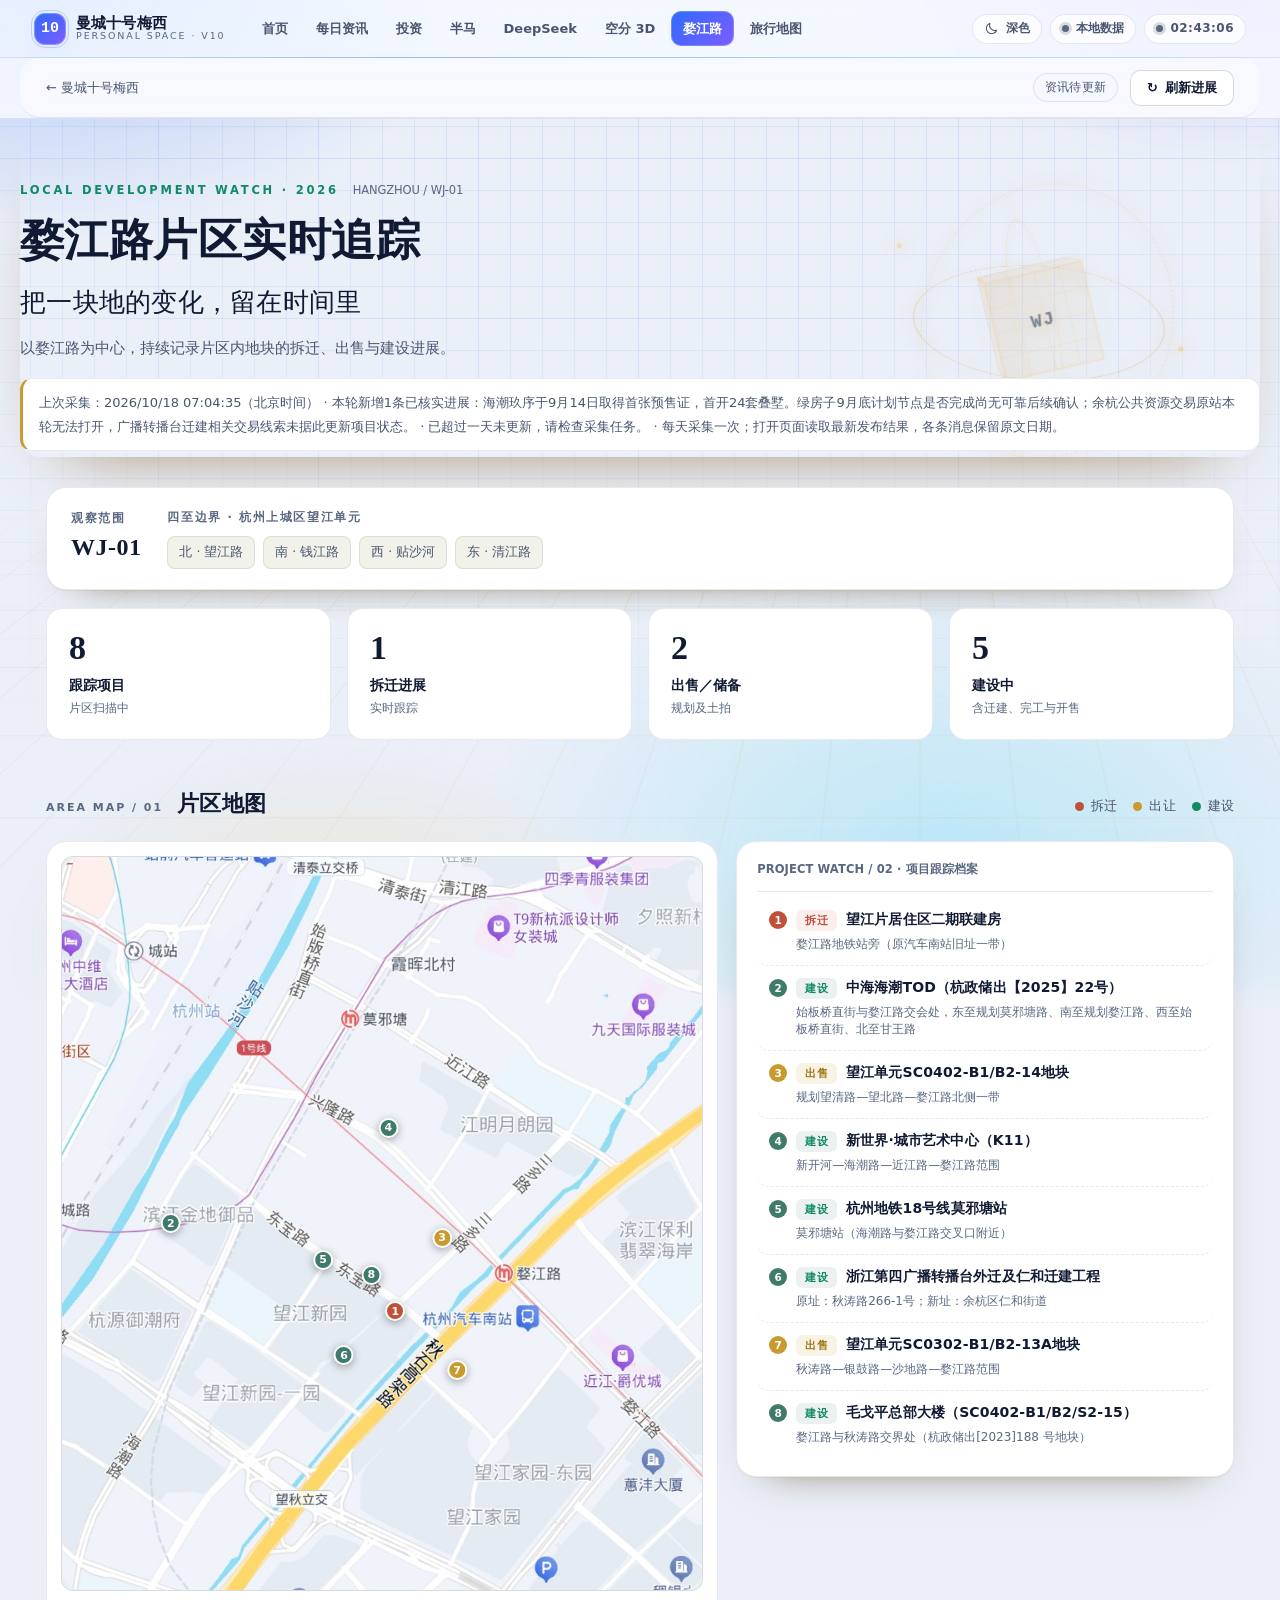
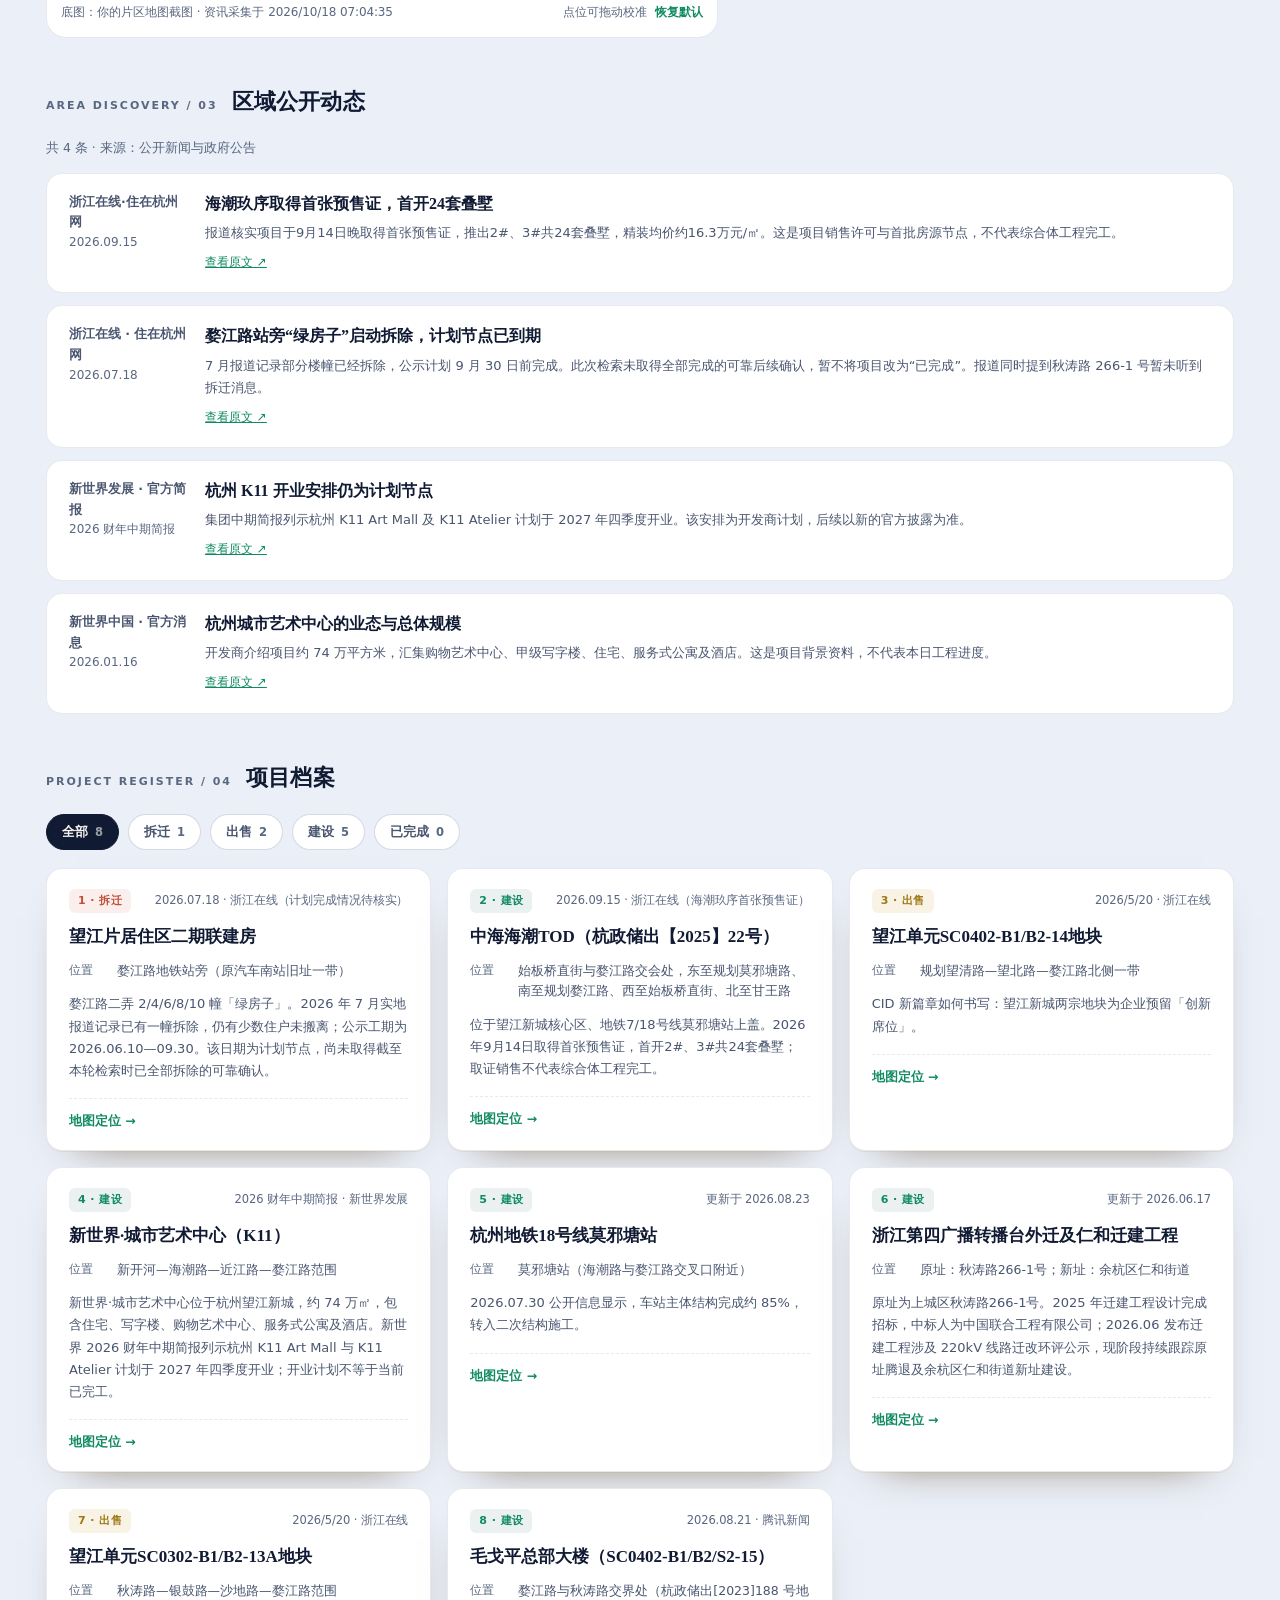
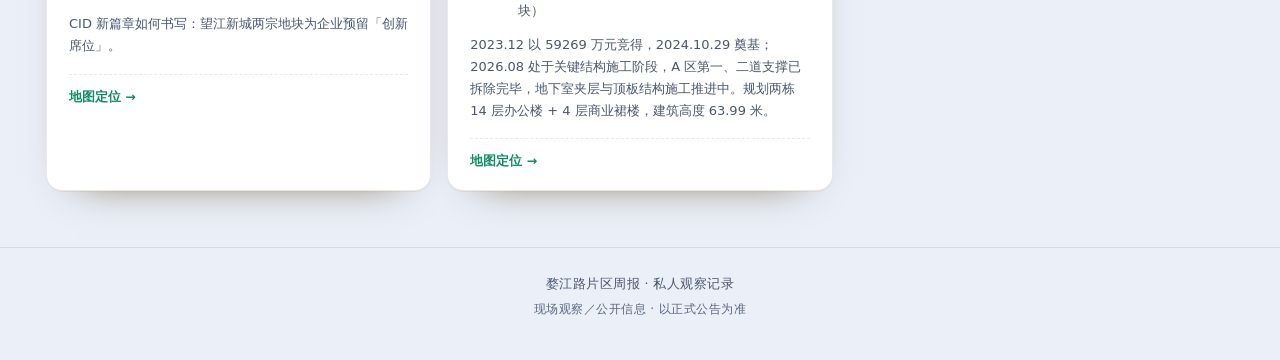
<file: wujiang.html>
<!DOCTYPE html>
<html lang="zh-CN" class="t-light" data-def="light">
<head>
<meta charset="UTF-8">
<meta name="viewport" content="width=device-width, initial-scale=1">
<meta http-equiv="Cache-Control" content="no-cache, no-store, must-revalidate">
<meta http-equiv="Pragma" content="no-cache">
<meta http-equiv="Expires" content="0">
<title>婺江路片区实时追踪 · 曼城十号梅西</title>
<link rel="icon" href="data:image/svg+xml,<svg xmlns='http://www.w3.org/2000/svg' viewBox='0 0 100 100'><rect width='100' height='100' rx='24' fill='%23f6f5f0'/><path d='M22 72 L46 34 L60 58 L78 30' stroke='%233f7a6b' stroke-width='9' fill='none' stroke-linecap='round' stroke-linejoin='round'/></svg>">
<style>
  :root{
    --bg:#f6f5f0;
    --card:#ffffff;
    --line:#e4e0d5;
    --line2:#d9d4c5;
    --ink:#211f1a;
    --ink2:#6b665c;
    --ink3:#9a9284;
    --red:#c0503a;
    --gold:#c99a2e;
    --green:#3f7a6b;
    --gray:#8a8577;
    --serif:"Songti SC","SimSun","Noto Serif SC",Georgia,serif;
  }
  *{margin:0;padding:0;box-sizing:border-box}
  body{
    background:var(--bg);
    color:var(--ink);
    font-family:system-ui,-apple-system,"Segoe UI","PingFang SC","Hiragino Sans GB","Microsoft YaHei",sans-serif;
    -webkit-font-smoothing:antialiased;
    line-height:1.65;
    min-height:100vh;
  }
  .wrap{width:100%;max-width:1240px;margin:0 auto;padding:0 26px}
  a{color:inherit;text-decoration:none}
  .num{font-variant-numeric:tabular-nums}

  /* ---------- 顶栏 ---------- */
  .top{position:sticky;top:0;z-index:40;background:rgba(246,245,240,.88);
    backdrop-filter:saturate(180%) blur(12px);-webkit-backdrop-filter:saturate(180%) blur(12px);
    border-bottom:1px solid var(--line)}
  .top-inner{display:flex;align-items:center;justify-content:space-between;gap:20px;
    min-height:60px;padding:11px 26px;flex-wrap:wrap}
  .back{font-size:13px;color:var(--ink2);transition:color .18s ease}
  .back:hover{color:var(--ink)}
  .top-right{display:flex;align-items:center;gap:12px}
  .pill{font-size:11.5px;padding:4px 11px;border-radius:999px;background:var(--t-panel-2,#eceae2);
    border:1px solid var(--line);color:var(--ink2);letter-spacing:.02em}
  .news-status{margin-top:18px;padding:12px 16px;border:1px solid var(--line);border-radius:12px;
    background:var(--card);color:var(--ink2);font-size:13px;line-height:1.8;overflow-wrap:anywhere}
  .news-status[data-state="warn"]{border-left:3px solid var(--gold)}
  .news-source{display:inline-block;margin-top:9px;color:var(--green);font-size:12px;text-decoration:underline}
  .btn:disabled{opacity:.65;cursor:wait}
  .btn{display:inline-flex;align-items:center;gap:7px;padding:8px 16px;border-radius:10px;
    border:1px solid var(--line2);background:var(--card);color:var(--ink);
    font-size:13px;font-weight:600;cursor:pointer;font-family:inherit;
    transition:transform .18s ease,box-shadow .18s ease}
  .btn:hover{transform:translateY(-1px);box-shadow:0 8px 18px -10px rgba(33,31,26,.4)}
  .btn .ic{display:inline-block;line-height:1}
  .btn.spin .ic{animation:spin .9s linear infinite}
  @keyframes spin{to{transform:rotate(360deg)}}

  /* ---------- Hero ---------- */
  .hero{padding:52px 0 6px}
  .tagrow{display:flex;align-items:center;gap:14px;flex-wrap:wrap}
  .tag{font-size:11.5px;letter-spacing:.24em;font-weight:700;color:var(--green)}
  .code{font-size:11.5px;letter-spacing:.18em;color:var(--ink3)}
  .hero h1{font-family:var(--serif);font-size:clamp(28px,4.6vw,44px);font-weight:700;
    letter-spacing:.01em;margin-top:14px;line-height:1.22}
  .hero .lede{font-family:var(--serif);font-size:clamp(19px,2.6vw,26px);color:var(--ink);
    margin-top:14px;letter-spacing:.01em}
  .hero .desc{margin-top:12px;font-size:14.5px;color:var(--ink2);max-width:60ch}

  /* ---------- 观察范围 ---------- */
  .scope{margin-top:30px}
  .scope-card{display:flex;align-items:center;justify-content:space-between;gap:26px;flex-wrap:wrap;
    background:var(--card);border:1px solid var(--line);border-radius:16px;padding:20px 24px}
  .scope-card .big{font-family:var(--serif);font-size:24px;font-weight:700;letter-spacing:.02em}
  .scope-card .k{font-size:11.5px;letter-spacing:.14em;color:var(--ink3);font-weight:650}
  .edges{flex:1 1 380px}
  .edge-list{display:flex;flex-wrap:wrap;gap:8px;margin-top:9px}
  .edge-list span{font-size:12.5px;color:var(--ink2);background:#f2f1ea;border:1px solid var(--line);
    border-radius:8px;padding:5px 11px}

  /* ---------- 统计 ---------- */
  .stats{display:grid;grid-template-columns:repeat(4,1fr);gap:16px;margin-top:18px}
  .stat{background:var(--card);border:1px solid var(--line);border-radius:16px;padding:20px 22px}
  .stat .n{font-family:var(--serif);font-size:34px;font-weight:700;line-height:1.1;letter-spacing:-.01em}
  .stat .t{font-size:13.5px;font-weight:650;margin-top:8px}
  .stat .s{font-size:12px;color:var(--ink3);margin-top:3px}

  /* ---------- 区块标题 ---------- */
  .sec{margin-top:46px}
  .sec-head{display:flex;align-items:baseline;gap:14px;flex-wrap:wrap;margin-bottom:18px}
  .idx{font-size:11px;letter-spacing:.18em;font-weight:700;color:var(--ink3)}
  .sec-head h2{font-family:var(--serif);font-size:22px;font-weight:700;letter-spacing:.01em}
  .legend{display:flex;gap:16px;margin-left:auto;flex-wrap:wrap}
  .legend span{display:inline-flex;align-items:center;gap:7px;font-size:12.5px;color:var(--ink2)}
  .dot{width:9px;height:9px;border-radius:50%;display:inline-block}
  .d-red{background:var(--red)}
  .d-gold{background:var(--gold)}
  .d-green{background:var(--green)}

  /* ---------- 地图 + 进展 ---------- */
  .map-grid{display:grid;grid-template-columns:1.35fr 1fr;gap:18px;align-items:start}
  .map-box{background:var(--card);border:1px solid var(--line);border-radius:18px;
    padding:14px;overflow:hidden}
  .map-wrap{position:relative;line-height:0;border-radius:12px;overflow:hidden;
    border:1px solid var(--line);background:#eef0ee}
  .map-img{display:block;width:100%;height:auto;user-select:none;-webkit-user-drag:none}
  .pins{position:absolute;inset:0}
  .pin{position:absolute;transform:translate(-50%,-50%);display:flex;align-items:center;gap:5px;
    cursor:grab;touch-action:none;z-index:2}
  .pin:active{cursor:grabbing}
  .pin .dot{width:20px;height:20px;border-radius:50%;border:2px solid #fff;flex:none;
    display:flex;align-items:center;justify-content:center;
    font-size:11px;font-weight:700;color:#fff;line-height:1;
    box-shadow:0 2px 8px rgba(0,0,0,.35);transition:transform .16s ease,box-shadow .16s ease}
  .pin .lbl{font-size:10.5px;font-weight:650;color:#2b2924;background:rgba(255,255,255,.95);
    border:1px solid rgba(0,0,0,.09);border-radius:5px;padding:1px 6px;white-space:nowrap;
    opacity:0;transform:translateX(-4px);transition:opacity .18s ease,transform .18s ease;
    pointer-events:none;box-shadow:0 2px 6px rgba(0,0,0,.12)}
  .pin:hover .lbl,.pin.on .lbl,.pin.drag .lbl{opacity:1;transform:translateX(0)}
  .pin.drag .dot{transform:scale(1.3)}
  .pin.on .dot{box-shadow:0 0 0 3px rgba(255,255,255,.95),0 0 0 6px rgba(33,31,26,.45)}
  .pin.pulse .dot{animation:pinpulse 1.05s ease-out 1}
  @keyframes pinpulse{0%{box-shadow:0 0 0 0 rgba(33,31,26,.5),0 2px 8px rgba(0,0,0,.35)}
    100%{box-shadow:0 0 0 18px rgba(33,31,26,0),0 2px 8px rgba(0,0,0,.35)}}

  .map-foot{margin-top:12px;display:flex;align-items:center;justify-content:space-between;
    gap:12px;flex-wrap:wrap}
  .map-note{font-size:12px;color:var(--ink3)}
  .map-tip{font-size:11.5px;color:var(--ink3)}
  .map-tip button{font-size:11.5px;font-weight:650;color:var(--green);background:transparent;
    border:0;cursor:pointer;font-family:inherit;padding:0;margin-left:8px}
  .map-tip button:hover{text-decoration:underline}

  .panel{background:var(--card);border:1px solid var(--line);border-radius:18px;padding:18px 20px}
  .panel-head{font-size:11.5px;letter-spacing:.16em;font-weight:700;color:var(--ink3);
    padding-bottom:12px;border-bottom:1px solid var(--line);margin-bottom:6px}
  .pi{display:block;width:100%;text-align:left;background:transparent;border:0;border-radius:12px;
    padding:12px 12px;cursor:pointer;font-family:inherit;color:inherit;
    border-bottom:1px dashed var(--line);transition:background .18s ease}
  .pi:last-child{border-bottom:0}
  .pi:hover{background:#f7f6f1}
  .pi.on{background:#f1efe7}
  .pi-top{display:flex;align-items:center;gap:9px}
  .pi-idx{width:18px;height:18px;border-radius:50%;flex:none;color:#fff;font-size:10.5px;
    font-weight:700;display:flex;align-items:center;justify-content:center;line-height:1}
  .kind{font-size:11px;font-weight:700;letter-spacing:.04em;padding:3px 9px;border-radius:6px;flex:none}
  .kind.demolish{color:var(--red);background:rgba(192,80,58,.09)}
  .kind.sell{color:#9c7714;background:rgba(201,154,46,.12)}
  .kind.build{color:var(--green);background:rgba(63,122,107,.1)}
  .kind.done{color:var(--gray);background:rgba(138,133,119,.12)}
  .pi-name{font-size:14px;font-weight:650;letter-spacing:.01em}
  .pi-loc{display:block;font-size:12px;color:var(--ink3);margin-top:5px;padding-left:27px}

  /* ---------- 新增动态 ---------- */
  .disc-card{background:var(--card);border:1px solid var(--line);border-radius:16px;
    padding:26px 24px;display:flex;align-items:center;gap:22px;flex-wrap:wrap}
  .disc-card .n{font-family:var(--serif);font-size:40px;font-weight:700;line-height:1;color:var(--ink3)}
  .disc-card .t{font-size:14.5px;font-weight:600}
  .disc-card .s{font-size:12.5px;color:var(--ink3);margin-top:3px}
  .disc-count{font-size:12.5px;color:var(--ink3);margin-bottom:14px}
  .disc-list{display:flex;flex-direction:column;gap:12px}
  .disc-item{background:var(--card);border:1px solid var(--line);border-radius:16px;
    padding:18px 22px;display:grid;grid-template-columns:118px 1fr;gap:18px;align-items:start;
    transition:border-color .2s ease,box-shadow .2s ease}
  .disc-item:hover{border-color:var(--line2);box-shadow:0 16px 32px -28px rgba(33,31,26,.5)}
  .disc-item .dm{font-size:12px;color:var(--ink3);line-height:1.65}
  .disc-item .dm b{display:block;color:var(--ink2);font-weight:650;font-size:12.5px}
  .disc-item h3{font-family:var(--serif);font-size:16px;font-weight:700;line-height:1.45}
  .disc-item p{margin-top:7px;font-size:13px;color:var(--ink2);line-height:1.7}

  /* ---------- 项目档案 ---------- */
  .filters{display:flex;gap:9px;flex-wrap:wrap;margin-bottom:18px}
  .filters button{display:inline-flex;align-items:center;gap:7px;padding:8px 15px;border-radius:999px;
    border:1px solid var(--line2);background:var(--card);color:var(--ink2);
    font-size:13px;font-weight:600;font-family:inherit;cursor:pointer;transition:all .18s ease}
  .filters button em{font-style:normal;font-size:11.5px;color:var(--ink3)}
  .filters button:hover{border-color:#c9c3b3}
  .filters button.on{background:var(--ink);border-color:var(--ink);color:#f6f5f0}
  .filters button.on em{color:rgba(246,245,240,.6)}

  .cards{display:grid;grid-template-columns:repeat(auto-fill,minmax(330px,1fr));gap:16px}
  .pcard{background:var(--card);border:1px solid var(--line);border-radius:16px;padding:20px 22px;
    display:flex;flex-direction:column;transition:transform .22s ease,box-shadow .22s ease,border-color .22s ease}
  .pcard:hover{transform:translateY(-3px);border-color:var(--line2);
    box-shadow:0 22px 40px -30px rgba(33,31,26,.5)}
  .pcard.flash{border-color:var(--ink);box-shadow:0 0 0 3px rgba(33,31,26,.08)}
  .ptop{display:flex;align-items:center;justify-content:space-between;gap:12px;flex-wrap:wrap}
  .pcard h3{font-family:var(--serif);font-size:17px;font-weight:700;margin-top:12px;line-height:1.4}
  .kv{display:grid;grid-template-columns:40px 1fr;gap:8px;margin-top:12px}
  .kv .kk{font-size:12px;color:var(--ink3)}
  .kv .vv{font-size:12.5px;color:var(--ink2);line-height:1.65}
  .pd{margin-top:12px;font-size:13px;color:var(--ink2);line-height:1.7}
  .pfoot{display:flex;align-items:center;justify-content:space-between;gap:12px;
    margin-top:16px;padding-top:14px;border-top:1px dashed var(--line);flex-wrap:wrap}
  .upd{font-size:11.5px;color:var(--ink3)}
  .maplink{font-size:12.5px;font-weight:650;color:var(--green);background:transparent;border:0;
    cursor:pointer;font-family:inherit;padding:0}
  .maplink:hover{text-decoration:underline}
  .empty{padding:40px;text-align:center;color:var(--ink3);font-size:14px;
    border:1px dashed var(--line2);border-radius:16px;background:var(--card)}

  footer{border-top:1px solid var(--line);margin-top:56px;padding:26px 0 40px;text-align:center;
    font-size:12.5px;color:var(--ink2);background:#f2f1ea}
  footer .dim{color:var(--ink3);margin-top:5px;font-size:12px}

  .toast{position:fixed;left:50%;bottom:32px;transform:translate(-50%,16px);opacity:0;
    background:var(--ink);color:#f6f5f0;padding:12px 20px;border-radius:12px;font-size:13.5px;
    pointer-events:none;transition:opacity .24s ease,transform .24s ease;z-index:90;
    max-width:86vw;text-align:center;box-shadow:0 20px 40px -22px rgba(0,0,0,.6)}
  .toast.on{opacity:1;transform:translate(-50%,0)}

  @media (max-width:1080px){
    .map-grid{grid-template-columns:1fr}
    .stats{grid-template-columns:repeat(2,1fr)}
  }
  @media (max-width:640px){
    .wrap{padding:0 18px}
    .top-inner{padding:10px 18px}
    .hero{padding:34px 0 4px}
    .stat{padding:16px 18px}
    .stat .n{font-size:28px}
    .cards{grid-template-columns:1fr}
    .scope-card{padding:16px 18px}
    .pin .dot{width:23px;height:23px;font-size:12px}
    .disc-item{grid-template-columns:1fr;gap:8px}
  }
</style>
<link rel="stylesheet" href="./assets/tech-ui.css?v=20260927160000">
<script>(function(){try{var t=localStorage.getItem("tech-theme");if(t==="light"||t==="dark")document.documentElement.className="t-"+t;}catch(e){}})();</script>
</head>
<body>

<header class="top">
  <div class="wrap top-inner">
    <a class="back" href="./home3.html">&#8592; 曼城十号梅西</a>
    <div class="top-right">
      <span class="pill" id="newsState">正在读取资讯</span>
      <button class="btn" id="refreshBtn"><span class="ic">&#8635;</span>刷新进展</button>
    </div>
  </div>
</header>

<section class="hero wrap">
  <div class="tagrow">
    <span class="tag">LOCAL DEVELOPMENT WATCH · 2026</span>
    <span class="code num">HANGZHOU / WJ-01</span>
  </div>
  <h1>婺江路片区实时追踪</h1>
  <p class="lede">把一块地的变化，留在时间里</p>
  <p class="desc">以婺江路为中心，持续记录片区内地块的拆迁、出售与建设进展。</p>
  <p class="news-status" id="newsStatus" role="status" aria-live="polite">正在检查最新发布的资讯…</p>
</section>

<section class="wrap scope">
  <div class="scope-card">
    <div>
      <div class="k">观察范围</div>
      <div class="big num">WJ-01</div>
    </div>
    <div class="edges">
      <div class="k">四至边界 · 杭州上城区望江单元</div>
      <div class="edge-list">
        <span>北 · 望江路</span>
        <span>南 · 钱江路</span>
        <span>西 · 贴沙河</span>
        <span>东 · 清江路</span>
      </div>
    </div>
  </div>
</section>

<section class="wrap stats">
  <div class="stat"><div class="n num" id="sTotal">7</div><div class="t">跟踪项目</div><div class="s">片区扫描中</div></div>
  <div class="stat"><div class="n num" id="sDemo">1</div><div class="t">拆迁进展</div><div class="s">实时跟踪</div></div>
  <div class="stat"><div class="n num" id="sSell">2</div><div class="t">出售／储备</div><div class="s">规划及土拍</div></div>
  <div class="stat"><div class="n num" id="sBuild">4</div><div class="t">建设中</div><div class="s">含迁建、完工与开售</div></div>
</section>

<section class="wrap sec">
  <div class="sec-head">
    <span class="idx">AREA MAP / 01</span>
    <h2>片区地图</h2>
    <div class="legend">
      <span><i class="dot d-red"></i>拆迁</span>
      <span><i class="dot d-gold"></i>出让</span>
      <span><i class="dot d-green"></i>建设</span>
    </div>
  </div>
  <div class="map-grid">
    <div class="map-box">
      <div class="map-wrap" id="mapWrap">
        <img class="map-img" src="./assets/wujiang-map-v4.jpg" alt="婺江路片区地图底图" id="mapImg">
        <div class="pins" id="pins"></div>
      </div>
      <div class="map-foot">
        <div class="map-note">底图：你的片区地图截图 · 资讯采集于 <span class="num" id="refTime">尚未读取</span></div>
        <div class="map-tip">点位可拖动校准<button id="resetPins" type="button">恢复默认</button></div>
      </div>
    </div>

    <div class="panel">
      <div class="panel-head">PROJECT WATCH / 02 · 项目跟踪档案</div>
      <div id="plist"></div>
    </div>
  </div>
</section>

<section class="wrap sec">
  <div class="sec-head">
    <span class="idx">AREA DISCOVERY / 03</span>
    <h2>区域公开动态</h2>
  </div>
  <div class="disc-count">共 <span class="num" id="discN">0</span> 条 · 来源：公开新闻与政府公告</div>
  <div class="disc-list" id="discList"></div>
</section>

<section class="wrap sec">
  <div class="sec-head">
    <span class="idx">PROJECT REGISTER / 04</span>
    <h2>项目档案</h2>
  </div>
  <div class="filters" id="filters">
    <button data-f="all" class="on">全部 <em id="cntAll">7</em></button>
    <button data-f="demolish">拆迁 <em id="cntDemolish">1</em></button>
    <button data-f="sell">出售 <em id="cntSell">2</em></button>
    <button data-f="build">建设 <em id="cntBuild">4</em></button>
    <button data-f="done">已完成 <em id="cntDone">0</em></button>
  </div>
  <div class="cards" id="cards"></div>
  <div class="empty" id="empty" style="display:none">该分类下暂无项目。</div>
</section>

<footer>
  <div>婺江路片区周报 · 私人观察记录</div>
  <div class="dim">现场观察／公开信息 · 以正式公告为准</div>
</footer>

<div class="toast" id="toast"></div>

<script>
(function () {
  "use strict";

  var POS_KEY = "wujiang-pin-pos-v1";

  var KIND_TXT = { demolish: "拆迁", sell: "出售", build: "建设", done: "已完成" };
  var KIND_CLS = { demolish: "demolish", sell: "sell", build: "build", done: "done" };
  var PIN_COLOR = { demolish: "#c0503a", sell: "#c99a2e", build: "#3f7a6b", done: "#8a8577" };

  // px / py 为相对底图 wujiang-map-v4.jpg（768x880）的百分比位置，可拖动校准
  var PROJECTS = [
  {
    "id": "p1",
    "kind": "demolish",
    "px": 63,
    "py": 62,
    "name": "望江片居住区二期联建房",
    "loc": "婺江路地铁站旁（原汽车南站旧址一带）",
    "desc": "婺江路二弄 2/4/6/8/10 幢「绿房子」。2026 年 7 月实地报道记录已有一幢拆除，仍有少数住户未搬离；公示工期为 2026.06.10—09.30。该日期为计划节点，尚未取得截至本轮检索时已全部拆除的可靠确认。",
    "upd": "2026.07.18 · 浙江在线（计划完成情况待核实）"
  },
  {
    "id": "p2",
    "kind": "build",
    "px": 35,
    "py": 50,
    "name": "中海海潮TOD（杭政储出【2025】22号）",
    "loc": "始板桥直街与婺江路交会处，东至规划莫邪塘路、南至规划婺江路、西至始板桥直街、北至甘王路",
    "desc": "位于片区西北侧，规划与在建同步推进，持续跟踪公示与施工节点。",
    "upd": "更新于 2026.08.23"
  },
  {
    "id": "p3",
    "kind": "sell",
    "px": 74,
    "py": 52,
    "name": "望江单元SC0402-B1/B2-14地块",
    "loc": "规划望清路—望北路—婺江路北侧一带",
    "desc": "CID 新篇章如何书写：望江新城两宗地块为企业预留「创新席位」。",
    "upd": "2026/5/20 · 浙江在线"
  },
  {
    "id": "p4",
    "kind": "build",
    "px": 64,
    "py": 37,
    "name": "新世界·城市艺术中心（K11）",
    "loc": "新开河—海潮路—近江路—婺江路范围",
    "desc": "新世界·城市艺术中心位于杭州望江新城，约 74 万㎡，包含住宅、写字楼、购物艺术中心、服务式公寓及酒店。新世界 2026 财年中期简报列示杭州 K11 Art Mall 与 K11 Atelier 计划于 2027 年四季度开业；开业计划不等于当前已完工。",
    "upd": "2026 财年中期简报 · 新世界发展"
  },
  {
    "id": "p5",
    "kind": "build",
    "px": 52,
    "py": 55,
    "name": "杭州地铁18号线莫邪塘站",
    "loc": "莫邪塘站（海潮路与婺江路交叉口附近）",
    "desc": "2026.07.30 公开信息显示，车站主体结构完成约 85%，转入二次结构施工。",
    "upd": "更新于 2026.08.23"
  },
  {
    "id": "p6",
    "kind": "build",
    "px": 61,
    "py": 68,
    "name": "浙江第四广播转播台外迁及仁和迁建工程",
    "loc": "原址：秋涛路266-1号；新址：余杭区仁和街道",
    "desc": "原址为上城区秋涛路266-1号。2025 年迁建工程设计完成招标，中标人为中国联合工程有限公司；2026.06 发布迁建工程涉及 220kV 线路迁改环评公示，现阶段持续跟踪原址腾退及余杭区仁和街道新址建设。",
    "upd": "更新于 2026.06.17"
  },
  {
    "id": "p7",
    "kind": "sell",
    "px": 77,
    "py": 70,
    "name": "望江单元SC0302-B1/B2-13A地块",
    "loc": "秋涛路—银鼓路—沙地路—婺江路范围",
    "desc": "CID 新篇章如何书写：望江新城两宗地块为企业预留「创新席位」。",
    "upd": "2026/5/20 · 浙江在线"
  },
  {
    "id": "p8",
    "kind": "build",
    "px": 67,
    "py": 57,
    "name": "毛戈平总部大楼（SC0402-B1/B2/S2-15）",
    "loc": "婺江路与秋涛路交界处（杭政储出[2023]188 号地块）",
    "desc": "2023.12 以 59269 万元竞得，2024.10.29 奠基；2026.08 处于关键结构施工阶段，A 区第一、二道支撑已拆除完毕，地下室夹层与顶板结构施工推进中。规划两栋 14 层办公楼 + 4 层商业裙楼，建筑高度 63.99 米。",
    "upd": "2026.08.21 · 腾讯新闻"
  }
];

  // 内嵌数据仅用于网络失败时的历史快照；最新资讯由 data/wujiang.json 提供。
  var DISCOVERIES = [
  {
    "date": "2026.07.18",
    "src": "浙江在线 · 住在杭州网",
    "title": "婺江路站旁“绿房子”启动拆除，计划节点已到期",
    "text": "7 月报道记录部分楼幢已经拆除，公示计划 9 月 30 日前完成。此次检索未取得全部完成的可靠后续确认，暂不将项目改为“已完成”。报道同时提到秋涛路 266-1 号暂未听到拆迁消息。",
    "url": "https://zzhz.zjol.com.cn/ycpd/zhwgrym/202607/t20260717_31793173.shtml"
  },
  {
    "date": "2026 财年中期简报",
    "src": "新世界发展 · 官方简报",
    "title": "杭州 K11 开业安排仍为计划节点",
    "text": "集团中期简报列示杭州 K11 Art Mall 及 K11 Atelier 计划于 2027 年四季度开业。该安排为开发商计划，后续以新的官方披露为准。",
    "url": "https://cms.nwd.com.hk/downloadIR/report/219/FY26%20interim%20PPT_EN_Media_vF_0.pdf"
  },
  {
    "date": "2026.01.16",
    "src": "新世界中国 · 官方消息",
    "title": "杭州城市艺术中心的业态与总体规模",
    "text": "开发商介绍项目约 74 万平方米，汇集购物艺术中心、甲级写字楼、住宅、服务式公寓及酒店。这是项目背景资料，不代表本日工程进度。",
    "url": "https://www.nwcl.com.cn/press-room/news/1786.html"
  }
];

  var DEFAULT_POS = {};
  PROJECTS.forEach(function (p) { DEFAULT_POS[p.id] = { x: p.px, y: p.py }; });

  function esc(s) {
    return String(s == null ? "" : s).replace(/[&<>"']/g, function (c) {
      return { "&": "&amp;", "<": "&lt;", ">": "&gt;", '"': "&quot;", "'": "&#39;" }[c];
    });
  }
  function loadPos() {
    try { return JSON.parse(localStorage.getItem(POS_KEY) || "{}") || {}; } catch (e) { return {}; }
  }
  function savePos(obj) {
    try { localStorage.setItem(POS_KEY, JSON.stringify(obj)); } catch (e) {}
  }
  function posOf(id) {
    var o = loadPos();
    return o[id] || DEFAULT_POS[id];
  }
  function nameOf(id) {
    var p = PROJECTS.filter(function (x) { return x.id === id; })[0];
    return p ? p.name : "";
  }

  /* ---------- 地图点位 ---------- */
  function renderPins() {
    var box = document.getElementById("pins");
    box.innerHTML = PROJECTS.map(function (p, i) {
      var pos = posOf(p.id);
      return '<div class="pin" data-id="' + p.id + '" style="left:' + pos.x + '%;top:' + pos.y + '%">' +
        '<span class="dot" style="background:' + PIN_COLOR[p.kind] + '">' + (i + 1) + '</span>' +
        '<span class="lbl">' + esc(p.name) + '</span>' +
        '</div>';
    }).join("");
  }

  /* ---------- 最新公开进展 ---------- */
  function renderList() {
    document.getElementById("plist").innerHTML = PROJECTS.map(function (p, i) {
      return '<button class="pi" data-id="' + p.id + '">' +
        '<span class="pi-top">' +
          '<span class="pi-idx" style="background:' + PIN_COLOR[p.kind] + '">' + (i + 1) + '</span>' +
          '<span class="kind ' + KIND_CLS[p.kind] + '">' + KIND_TXT[p.kind] + '</span>' +
          '<span class="pi-name">' + esc(p.name) + '</span>' +
        '</span>' +
        '<span class="pi-loc">' + esc(p.loc) + '</span>' +
        '</button>';
    }).join("");
  }

  /* ---------- 项目档案 ---------- */
  var filter = "all";

  function renderCards() {
    var list = PROJECTS.filter(function (p) { return filter === "all" || p.kind === filter; });
    document.getElementById("cards").innerHTML = list.map(function (p) {
      var idx = PROJECTS.indexOf(p) + 1;
      return '<article class="pcard" data-card="' + p.id + '">' +
        '<div class="ptop">' +
          '<span class="kind ' + KIND_CLS[p.kind] + '">' + idx + ' · ' + KIND_TXT[p.kind] + '</span>' +
          '<span class="upd num">' + esc(p.upd) + '</span>' +
        '</div>' +
        '<h3>' + esc(p.name) + '</h3>' +
        '<div class="kv"><span class="kk">位置</span><span class="vv">' + esc(p.loc) + '</span></div>' +
        '<p class="pd">' + esc(p.desc) + '</p>' +
        '<div class="pfoot"><button class="maplink" data-map="' + p.id + '">地图定位 &#8594;</button></div>' +
        '</article>';
    }).join("");
    document.getElementById("empty").style.display = list.length ? "none" : "block";
  }

  function counts() {
    var c = { all: PROJECTS.length, demolish: 0, sell: 0, build: 0, done: 0 };
    PROJECTS.forEach(function (p) { c[p.kind] = (c[p.kind] || 0) + 1; });
    document.getElementById("cntAll").textContent = c.all;
    document.getElementById("cntDemolish").textContent = c.demolish;
    document.getElementById("cntSell").textContent = c.sell;
    document.getElementById("cntBuild").textContent = c.build;
    document.getElementById("cntDone").textContent = c.done;
    document.getElementById("sTotal").textContent = c.all;
    document.getElementById("sDemo").textContent = c.demolish;
    document.getElementById("sSell").textContent = c.sell;
    document.getElementById("sBuild").textContent = c.build;
  }

  /* ---------- 区域新增动态 ---------- */
  function renderDisc() {
    document.getElementById("discN").textContent = DISCOVERIES.length;
    var box = document.getElementById("discList");
    if (!DISCOVERIES.length) {
      box.innerHTML = '<div class="disc-card"><div class="n num">0</div><div>' +
        '<div class="t">本次未发现新的公开项目动态</div>' +
        '<div class="s">持续比对公开渠道，有新进展会出现在这里</div></div></div>';
      return;
    }
    box.innerHTML = DISCOVERIES.map(function (d) {
      var url = safeUrl(d.url);
      return '<article class="disc-item">' +
        '<div class="dm"><b>' + esc(d.src) + '</b>' + esc(d.date) + '</div>' +
        '<div><h3>' + esc(d.title) + '</h3><p>' + esc(d.text) + '</p>' +
        (url ? '<a class="news-source" href="' + esc(url) + '" target="_blank" rel="noopener noreferrer">查看原文 ↗</a>' : '<small>历史记录 · 原始链接待补核</small>') + '</div>' +
        '</article>';
    }).join("");
  }

  /* ---------- 高亮联动 ---------- */
  function focusProject(id) {
    var pin = document.querySelector('.pin[data-id="' + id + '"]');
    if (pin) {
      pin.classList.add("pulse");
      setTimeout(function () { pin.classList.remove("pulse"); }, 1100);
    }
    var se = document.querySelector('.pi[data-id="' + id + '"]');
    if (se) se.classList.add("on");
    document.querySelectorAll(".pcard").forEach(function (el) {
      el.classList.toggle("flash", el.getAttribute("data-card") === id);
    });
  }

  /* ---------- 拖动校准 ---------- */
  function initDrag() {
    var wrap = document.getElementById("mapWrap");
    var box = document.getElementById("pins");

    box.addEventListener("pointerdown", function (e) {
      var pin = e.target.closest(".pin");
      if (!pin) return;
      e.preventDefault();

      var id = pin.getAttribute("data-id");
      var rect = wrap.getBoundingClientRect();
      var moved = false;
      try { pin.setPointerCapture(e.pointerId); } catch (err) {}

      function onMove(ev) {
        var dx = ev.clientX - (rect.left + rect.width * parseFloat(pin.style.left) / 100);
        var dy = ev.clientY - (rect.top + rect.height * parseFloat(pin.style.top) / 100);
        if (!moved && Math.abs(dx) + Math.abs(dy) < 6) return;
        moved = true;
        pin.classList.add("drag");
        var nx = (ev.clientX - rect.left) / rect.width * 100;
        var ny = (ev.clientY - rect.top) / rect.height * 100;
        nx = Math.max(0.5, Math.min(99.5, nx));
        ny = Math.max(0.5, Math.min(99.5, ny));
        pin.style.left = nx + "%";
        pin.style.top = ny + "%";
      }

      function onUp() {
        pin.removeEventListener("pointermove", onMove);
        pin.removeEventListener("pointerup", onUp);
        pin.removeEventListener("pointercancel", onUp);
        pin.classList.remove("drag");
        if (moved) {
          var o = loadPos();
          o[id] = { x: parseFloat(pin.style.left), y: parseFloat(pin.style.top) };
          savePos(o);
          toast("已保存「" + nameOf(id) + "」的新位置");
        } else {
          focusProject(id);
        }
      }

      pin.addEventListener("pointermove", onMove);
      pin.addEventListener("pointerup", onUp);
      pin.addEventListener("pointercancel", onUp);
    });
  }

  /* ---------- 刷新 ---------- */
  var toastTimer = null;
  function toast(msg) {
    var el = document.getElementById("toast");
    el.textContent = msg;
    el.classList.add("on");
    clearTimeout(toastTimer);
    toastTimer = setTimeout(function () { el.classList.remove("on"); }, 2800);
  }
  var rb = document.getElementById("refreshBtn");
  var latestData = null, refreshing = false, lastAttempt = 0;
  function safeUrl(value) {
    try { var u = new URL(value); return u.protocol === "https:" ? u.href : ""; } catch (e) { return ""; }
  }
  function dateLabel(value) {
    return new Date(value).toLocaleString("zh-CN", { timeZone: "Asia/Shanghai", hour12: false });
  }
  function validateNews(data) {
    if (!data || data.schemaVersion !== 1 || !Number.isFinite(Date.parse(data.checkedAt)) ||
        Date.parse(data.checkedAt) > Date.now() + 600000 ||
        !["ok", "partial"].includes(data.status) || typeof data.summary !== "string" ||
        !Array.isArray(data.projects) || !data.projects.length || !Array.isArray(data.discoveries)) throw new Error("资讯格式错误");
    var ids = {};
    data.projects.forEach(function (p) {
      if (!p || !/^[a-zA-Z0-9_-]+$/.test(p.id) || ids[p.id] || !KIND_TXT[p.kind] ||
          !Number.isFinite(p.px) || !Number.isFinite(p.py) || p.px < 0 || p.px > 100 || p.py < 0 || p.py > 100 ||
          [p.name, p.loc, p.desc, p.upd].some(function (v) { return typeof v !== "string"; })) throw new Error("项目格式错误");
      ids[p.id] = true;
    });
    data.discoveries.forEach(function (d) {
      if (!d || [d.date, d.src, d.title, d.text].some(function (v) { return typeof v !== "string"; }) || !safeUrl(d.url)) throw new Error("来源格式错误");
    });
    return data;
  }
  function applyNews(data) {
    // CDN 传播期间不让旧文件覆盖本页已读到的新内容。
    if (latestData && Date.parse(data.checkedAt) < Date.parse(latestData.checkedAt)) return;
    latestData = data;
    PROJECTS = data.projects;
    DISCOVERIES = data.discoveries;
    PROJECTS.forEach(function (p) { DEFAULT_POS[p.id] = { x: p.px, y: p.py }; });
    renderPins(); renderList(); renderCards(); renderDisc(); counts();
    document.getElementById("refTime").textContent = dateLabel(data.checkedAt);
  }
  function showNewsStatus(failed) {
    var chip = document.getElementById("newsState"), status = document.getElementById("newsStatus");
    if (!latestData) {
      chip.textContent = "资讯读取失败";
      status.textContent = "未取得最新资讯，当前显示页面内的历史记录。请稍后点击“刷新进展”重试。";
      status.dataset.state = "warn";
      return;
    }
    var stale = Date.now() - Date.parse(latestData.checkedAt) > 36 * 60 * 60 * 1000;
    chip.textContent = failed ? "读取失败 · 保留上次内容" : stale ? "资讯待更新" : latestData.status === "partial" ? "部分来源待核实" : "已读取最新发布";
    status.dataset.state = failed || stale || latestData.status === "partial" ? "warn" : "ok";
    status.textContent = "上次采集：" + dateLabel(latestData.checkedAt) + "（北京时间） · " + latestData.summary +
      (failed ? " · 本次读取失败，已保留上次内容。" : stale ? " · 已超过一天未更新，请检查采集任务。" : "") +
      " · 每天采集一次；打开页面读取最新发布结果，各条消息保留原文日期。";
  }
  async function fetchNews(url) {
    var controller = new AbortController();
    var timer = setTimeout(function () { controller.abort(); }, 10000);
    try {
      var res = await fetch(url + "?t=" + Date.now(), { cache: "no-store", signal: controller.signal });
      if (!res.ok) throw new Error("HTTP " + res.status);
      return validateNews(await res.json());
    } finally { clearTimeout(timer); }
  }
  async function refreshNews(manual) {
    if (refreshing) return;
    refreshing = true; lastAttempt = Date.now(); rb.disabled = true;
    rb.classList.add("spin");
    document.getElementById("newsState").textContent = "正在读取资讯";
    var failed = false, data = null;
    try {
      try { data = await fetchNews("./data/wujiang.json"); } catch (e) {}
      // Pages 不可达或快照过期时尝试仓库原文件，避免 CDN 的旧数据。
      if (!data || Date.now() - Date.parse(data.checkedAt) > 36 * 60 * 60 * 1000) {
        try {
          var raw = await fetchNews("https://raw.githubusercontent.com/ManCityMessi/home/main/data/wujiang.json");
          if (!data || Date.parse(raw.checkedAt) >= Date.parse(data.checkedAt)) data = raw;
        } catch (e) {}
      }
      if (!data) throw new Error("无法读取资讯");
      applyNews(data);
    } catch (e) { failed = true; }
    finally {
      refreshing = false; rb.disabled = false; rb.classList.remove("spin"); showNewsStatus(failed);
      if (manual) toast(failed ? "读取失败，已保留原有内容" : "已读取资讯 · 采集于 " + dateLabel(latestData.checkedAt));
    }
  }
  rb.addEventListener("click", function () { refreshNews(true); });

  document.getElementById("plist").addEventListener("click", function (e) {
    var b = e.target.closest(".pi");
    if (b) focusProject(b.getAttribute("data-id"));
  });

  document.getElementById("cards").addEventListener("click", function (e) {
    var b = e.target.closest("[data-map]");
    if (!b) return;
    focusProject(b.getAttribute("data-map"));
    var w = document.getElementById("mapWrap");
    if (w) w.scrollIntoView({ behavior: "smooth", block: "center" });
  });

  document.getElementById("filters").addEventListener("click", function (e) {
    var b = e.target.closest("button");
    if (!b) return;
    filter = b.getAttribute("data-f");
    Array.prototype.forEach.call(this.querySelectorAll("button"), function (x) {
      x.classList.toggle("on", x === b);
    });
    renderCards();
  });

  document.getElementById("resetPins").addEventListener("click", function () {
    savePos({});
    renderPins();
    toast("点位已恢复默认位置");
  });

  document.getElementById("pins").addEventListener("mouseover", function (e) {
    var pin = e.target.closest(".pin");
    if (!pin) return;
    document.querySelectorAll(".pi").forEach(function (el) {
      el.classList.toggle("on", el.getAttribute("data-id") === pin.getAttribute("data-id"));
    });
  });

  /* ---------- 启动 ---------- */
  renderPins();
  renderList();
  renderCards();
  renderDisc();
  counts();
  initDrag();
  refreshNews(false);

  // 内部链接追加时间戳：绕过浏览器与 CDN 缓存
  Array.prototype.forEach.call(document.querySelectorAll('a[href$=".html"]'), function (a) {
    var h = a.getAttribute("href");
    if (h && h.indexOf("?") < 0) a.setAttribute("href", h + "?t=" + Date.now());
  });

  // 返回标签页或从浏览器前进/后退缓存恢复时也读取数据。
  document.addEventListener("visibilitychange", function () {
    if (!document.hidden && Date.now() - lastAttempt > 60000) refreshNews(false);
  });
  window.addEventListener("pageshow", function (e) { if (e.persisted) refreshNews(false); });
  setInterval(function () { if (!document.hidden) refreshNews(false); }, 5 * 60 * 1000);
})();
</script>








<!-- VER-BLOCK -->
<script>var PAGE_VER="20261005171000";</script>
<script>
/* 版本自检 + 地址栏净化：
   1) 主页加载后立即把地址栏规范为站点根地址 /（根地址是跳转壳，刷新永远安全）；
   2) 本机若见过本页更新的版本（localStorage.wbPageBuild），立即切到带时间戳的最新地址——无需联网；
   3) 否则与服务器 version.json 核对版本，旧版自动跳转；
   4) 确认自己是最新版时，抹掉地址栏 ?t= 参数。
   防循环：同一目标版本最多连续跳 5 次，跳到最新版后计数清零。 */
(function () {
  var HOMES = ["index.html", "home.html", "home2.html", "home3.html"];
  var origPath = location.pathname;
  var nm = origPath.split("/").pop() || "index.html";
  var isHome = HOMES.indexOf(nm) >= 0;
  var hadParam = /[?&]t=\d{10,}/.test(location.href);
  function cleanUrl() {
    try {
      var u = new URL(location.href);
      u.searchParams.delete("t");
      var qs = u.searchParams.toString();
      var path = isHome ? origPath.replace(/[^/]*$/, "") : origPath;
      history.replaceState(null, "", path + (qs ? "?" + qs : "") + u.hash);
    } catch (e) {}
  }
  function hop(target) {
    var now = Date.now(), n = 0, t0 = 0, tv = "";
    try {
      var parts = (localStorage.getItem("wbHop") || "").split("|");
      tv = parts[0] || ""; n = +(parts[1] || 0) || 0; t0 = +(parts[2] || 0) || 0;
    } catch (e) {}
    if (tv !== String(target) || now - t0 > 600000) { n = 0; }
    if (n >= 5) return false;
    try { localStorage.setItem("wbHop", String(target) + "|" + (n + 1) + "|" + now); } catch (e) {}
    location.replace(origPath + "?t=" + now);
    return true;
  }
  function ok() {
    try { localStorage.removeItem("wbHop"); } catch (e) {}
    if (hadParam || isHome) cleanUrl();
  }
  if (!/^https?:$/.test(location.protocol) || typeof PAGE_VER === "undefined") return;
  if (isHome) cleanUrl();
  var myVer = parseInt(PAGE_VER, 10) || 0;
  var versionKey = "wbPageBuild:" + nm;
  var seen = 0;
  try { seen = parseInt(localStorage.getItem(versionKey) || "0", 10) || 0; } catch (e) {}
  if (seen > myVer) { hop(seen); return; }
  if (myVer > seen) { try { localStorage.setItem(versionKey, String(myVer)); } catch (e) {} }
  fetch("./version.json?t=" + Date.now(), { cache: "no-store" })
    .then(function (r) { return r.json(); })
    .then(function (j) {
      var latest = j && j[nm];
      if (!latest || parseInt(latest, 10) <= myVer) { ok(); return; }
      try { localStorage.setItem(versionKey, String(latest)); } catch (e) {}
      hop(latest);
    })
    .catch(function () { if (hadParam) cleanUrl(); });
})();
</script>
<!-- /VER-BLOCK -->

<script src="./assets/tech-ui.js?v=20260927160000"></script>
</body>
</html>
</file>
<file: assets/tech-ui.css>
/* ============================================================================
   tech-ui.css — 曼城十号梅西 · 科技感 UI 皮肤层
   ----------------------------------------------------------------------------
   这一层不改任何业务逻辑，只做视觉：
     1) 统一配色 token（浅色页 / 深色页各一套，各页原有 --bg/--ink 等变量被接管）
     2) 全站背景：蓝图网格 + 极光光斑 + 缓慢漂移
     3) 顶部 HUD 导航条（由 tech-ui.js 注入）+ 滚动进度
     4) 首页 Hero / 数据流条 / 卡片霓虹化
     5) 通用组件打磨：卡片、KPI、按钮、输入框、进度条、表格、徽章
   想还原原样：删掉各页 <link> 与 <script> 这行引用即可，业务不受影响。
   ========================================================================== */

/* ---------------------------------------------------------------- 1. token */
html.t-dark,
html.t-light {
  --t-radius: 20px;
  --t-radius-sm: 12px;
  --t-bar-h: 58px;
  --t-acc: #2f6bff;
  --t-acc-2: #12c2e9;
  --t-acc-3: #7c5cff;
  --t-gold: #e0a800;
  --t-ok: #0f9d6d;
  --t-bad: #e5484d;
  --t-ease: cubic-bezier(.22, .68, .28, 1);
}

/* 浅色科技底：冷白 + 淡蓝网格 */
html.t-light {
  --t-bg: #eaeff8;
  --t-bg-2: #f6f8fd;
  --t-panel: #ffffff;
  --t-panel-2: #f5f8fe;
  --t-line: rgba(23, 46, 99, .10);
  --t-line-2: rgba(23, 46, 99, .18);
  --t-ink: #101a33;
  --t-ink-2: #4a5670;
  --t-ink-3: #6b7793;
  --t-grid: rgba(47, 107, 255, .085);
  --t-grid-2: rgba(47, 107, 255, .05);
  --t-glow: rgba(47, 107, 255, .20);
  --t-glass: rgba(255, 255, 255, .74);
  --t-glass-line: rgba(255, 255, 255, .85);
  --t-sheen: rgba(47, 107, 255, .10);
  --t-bar-bg: rgba(248, 250, 255, .78);
  --t-chip-bg: rgba(255, 255, 255, .72);

  /* 各页原有的变量一并接管，配色全站统一 */
  --bg: #eaeff8;
  --panel: #ffffff;
  --card: #ffffff;
  --panel2: #f5f8fe;
  --line: rgba(23, 46, 99, .10);
  --line2: rgba(23, 46, 99, .18);
  --ink: #101a33;
  --ink2: #4a5670;
  --ink3: #6b7793;
  --ink-2: #4a5670;
  --ink-3: #6b7793;
  /* 涨跌色：浅色底上用深一档，避免发灰看不清 */
  --up: #d92b3e;
  --down: #0b7a43;
  --muted: #f5f8fe;
  --muted-foreground: #4a5670;
  --accent: #2f6bff;
  --primary: #2f6bff;
  --blue: #2f6bff;
  --radius: 20px;
  /* 空分页（asu）用的是另一套变量名 */
  --background: #eaeff8;
  --foreground: #101a33;
  --border: rgba(23, 46, 99, .12);
  /* 婺江页 / 半马页的暖色与语义色 */
  --gold: #c99a2e;
  --green: #0f8a63;
  --gray: #8a8577;
}

/* 深色科技底：深空蓝黑 + 冷蓝网格 */
html.t-dark {
  --t-bg: #05080f;
  --t-bg-2: #0a1120;
  --t-panel: #0d1626;
  --t-panel-2: #121c30;
  --t-line: rgba(122, 168, 255, .14);
  --t-line-2: rgba(122, 168, 255, .26);
  --t-ink: #e8eefb;
  --t-ink-2: #9aabc7;
  --t-ink-3: #6b7a97;
  --t-grid: rgba(90, 150, 255, .10);
  --t-grid-2: rgba(90, 150, 255, .055);
  --t-glow: rgba(79, 140, 255, .34);
  --t-glass: rgba(13, 22, 38, .72);
  --t-glass-line: rgba(140, 185, 255, .16);
  --t-sheen: rgba(120, 180, 255, .14);
  --t-bar-bg: rgba(8, 13, 24, .72);
  --t-chip-bg: rgba(18, 28, 48, .7);
  --t-acc: #4f8cff;
  --t-acc-2: #22d3ee;
  --t-acc-3: #a06bff;
  --t-gold: #f0b90b;
  --t-ok: #2ebd85;
  --t-bad: #f6465d;

  --bg: #05080f;
  --panel: #0d1626;
  --panel2: #121c30;
  --line: rgba(122, 168, 255, .14);
  --line2: rgba(122, 168, 255, .26);
  --ink: #e8eefb;
  --ink2: #9aabc7;
  --ink3: #6b7a97;
  --ink-2: #9aabc7;
  --ink-3: #6b7a97;
  /* 深色底上用亮一档 */
  --up: #f6465d;
  --down: #2ebd85;
  --muted: #121c30;
  --muted-foreground: #9aabc7;
  --accent: #4f8cff;
  --primary: #4f8cff;
  --blue: #4f8cff;
  --card: #0d1626;
  --radius: 20px;
  --background: #05080f;
  --foreground: #e8eefb;
  --border: rgba(122, 168, 255, .16);
  --gold: #f0b90b;
  --green: #2ebd85;
  --gray: #8a94a8;
}

/* ------------------------------------------------------- 2. 全站背景光效 */
html {
  scroll-behavior: smooth;
}
body {
  position: relative;
  z-index: 0;
  isolation: isolate;
  padding-top: var(--t-bar-h);
  background-color: var(--t-bg) !important;
  background-image: none !important;
  min-height: 100vh;
  -webkit-font-smoothing: antialiased;
}
/* 蓝图网格：细格 + 粗格，缓慢下移 */
body::before {
  content: "";
  position: fixed;
  inset: -2px;
  z-index: -2;
  pointer-events: none;
  background-image:
    linear-gradient(to right, var(--t-grid) 1px, transparent 1px),
    linear-gradient(to bottom, var(--t-grid) 1px, transparent 1px),
    linear-gradient(to right, var(--t-grid-2) 1px, transparent 1px),
    linear-gradient(to bottom, var(--t-grid-2) 1px, transparent 1px);
  background-size: 32px 32px, 32px 32px, 160px 160px, 160px 160px;
  animation: t-grid-drift 60s linear infinite;
  mask-image: radial-gradient(120% 90% at 50% 0%, #000 30%, rgba(0, 0, 0, .45) 72%, transparent 100%);
  -webkit-mask-image: radial-gradient(120% 90% at 50% 0%, #000 30%, rgba(0, 0, 0, .45) 72%, transparent 100%);
}
/* 极光光斑：三团缓慢呼吸的渐变色 */
body::after {
  content: "";
  position: fixed;
  inset: -10%;
  z-index: -3;
  pointer-events: none;
  background:
    radial-gradient(38% 34% at 12% 6%, color-mix(in srgb, var(--t-acc) 30%, transparent), transparent 70%),
    radial-gradient(34% 30% at 88% 2%, color-mix(in srgb, var(--t-acc-3) 26%, transparent), transparent 70%),
    radial-gradient(42% 38% at 70% 88%, color-mix(in srgb, var(--t-acc-2) 20%, transparent), transparent 72%),
    radial-gradient(30% 26% at 30% 96%, color-mix(in srgb, var(--t-gold) 16%, transparent), transparent 70%);
  filter: blur(10px) saturate(120%);
  animation: t-aurora 42s ease-in-out infinite alternate;
}
@keyframes t-grid-drift {
  from { background-position: 0 0, 0 0, 0 0, 0 0; }
  to { background-position: 0 64px, 0 64px, 0 320px, 0 320px; }
}
@keyframes t-aurora {
  0% { transform: translate3d(0, 0, 0) scale(1); opacity: .85; }
  50% { transform: translate3d(-2%, 1.5%, 0) scale(1.06); opacity: 1; }
  100% { transform: translate3d(2.5%, -1.5%, 0) scale(1.03); opacity: .9; }
}

/* --------------------------------------------------------- 3. 顶栏 HUD */
.t-bar {
  position: fixed;
  inset: 0 0 auto 0;
  z-index: 900;
  height: var(--t-bar-h);
  display: flex;
  align-items: center;
  gap: 18px;
  padding: 0 clamp(14px, 4vw, 34px);
  background: var(--t-bar-bg);
  border-bottom: 1px solid var(--t-line);
  backdrop-filter: saturate(180%) blur(16px);
  -webkit-backdrop-filter: saturate(180%) blur(16px);
  font-family: system-ui, -apple-system, "Segoe UI", "PingFang SC", "Microsoft YaHei", sans-serif;
}
.t-bar::after {
  content: "";
  position: absolute;
  left: 0; right: 0; bottom: -1px;
  height: 1px;
  background: linear-gradient(90deg, transparent, color-mix(in srgb, var(--t-acc) 55%, transparent), color-mix(in srgb, var(--t-acc-2) 45%, transparent), transparent);
  opacity: .7;
}
.t-prog {
  position: absolute;
  left: 0; top: 0;
  height: 2px;
  width: 0;
  background: linear-gradient(90deg, var(--t-acc), var(--t-acc-2) 55%, var(--t-acc-3));
  box-shadow: 0 0 12px var(--t-glow);
  transition: width .12s linear;
}
.t-brand {
  display: flex;
  align-items: center;
  gap: 10px;
  color: var(--t-ink);
  text-decoration: none;
  flex: none;
}
.t-mark {
  width: 32px; height: 32px;
  border-radius: 11px;
  display: grid;
  place-items: center;
  font: 800 15px/1 ui-monospace, "SFMono-Regular", Menlo, Consolas, monospace;
  color: #fff;
  background: linear-gradient(140deg, var(--t-acc), var(--t-acc-3));
  box-shadow: 0 9px 22px -10px var(--t-glow), inset 0 0 0 1px rgba(255, 255, 255, .3);
  position: relative;
}
.t-mark::after {
  content: "";
  position: absolute;
  inset: -3px;
  border-radius: 14px;
  border: 1px solid color-mix(in srgb, var(--t-acc) 45%, transparent);
  opacity: .55;
}
.t-brand-txt { display: flex; flex-direction: column; line-height: 1.15; }
.t-brand-txt b { font-size: 14.5px; font-weight: 750; letter-spacing: .01em; }
.t-brand-txt i {
  font-style: normal;
  font-size: 9.5px;
  letter-spacing: .2em;
  color: var(--t-ink-3);
  text-transform: uppercase;
}
.t-nav {
  display: flex;
  align-items: center;
  gap: 4px;
  margin-left: 6px;
  overflow-x: auto;
  scrollbar-width: none;
  -ms-overflow-style: none;
  flex: 1 1 auto;
  min-width: 0;
}
.t-nav::-webkit-scrollbar { display: none; }
.t-nav a {
  position: relative;
  flex: none;
  padding: 7px 12px;
  border-radius: 10px;
  font-size: 13px;
  font-weight: 600;
  color: var(--t-ink-2);
  text-decoration: none;
  white-space: nowrap;
  transition: color .18s, background .18s, box-shadow .18s;
}
.t-nav a:hover {
  color: var(--t-ink);
  background: color-mix(in srgb, var(--t-acc) 10%, transparent);
}
.t-nav a.on {
  color: #fff;
  background: linear-gradient(135deg, var(--t-acc), var(--t-acc-3));
  box-shadow: 0 12px 26px -14px var(--t-glow), inset 0 0 0 1px rgba(255, 255, 255, .22);
}
.t-nav a.on::after {
  content: "";
  position: absolute;
  left: 50%; bottom: -9px;
  width: 5px; height: 5px;
  border-radius: 50%;
  transform: translateX(-50%);
  background: var(--t-acc-2);
  box-shadow: 0 0 10px var(--t-acc-2);
}
.t-meta {
  display: flex;
  align-items: center;
  gap: 8px;
  flex: none;
  margin-left: auto;
}
.t-chip {
  display: inline-flex;
  align-items: center;
  gap: 7px;
  height: 30px;
  padding: 0 11px;
  border-radius: 999px;
  border: 1px solid var(--t-line);
  background: var(--t-chip-bg);
  color: var(--t-ink-2);
  font-size: 12px;
  font-weight: 600;
  font-variant-numeric: tabular-nums;
  white-space: nowrap;
}
.t-chip .t-dot {
  width: 7px; height: 7px;
  border-radius: 50%;
  background: var(--t-ink-3);
  box-shadow: 0 0 0 3px color-mix(in srgb, var(--t-ink-3) 22%, transparent);
}
.t-chip[data-state="ok"] { color: var(--t-ok); border-color: color-mix(in srgb, var(--t-ok) 32%, transparent); }
.t-chip[data-state="ok"] .t-dot { background: var(--t-ok); box-shadow: 0 0 0 3px color-mix(in srgb, var(--t-ok) 22%, transparent); animation: t-pulse 2.4s ease-in-out infinite; }
.t-chip[data-state="warn"] { color: var(--t-gold); border-color: color-mix(in srgb, var(--t-gold) 34%, transparent); }
.t-chip[data-state="warn"] .t-dot { background: var(--t-gold); box-shadow: 0 0 0 3px color-mix(in srgb, var(--t-gold) 22%, transparent); }
.t-clock { font-variant-numeric: tabular-nums; letter-spacing: .04em; }
@keyframes t-pulse {
  0%, 100% { opacity: 1; }
  50% { opacity: .35; }
}

/* 浅色 / 深色切换按钮 */
.t-theme {
  display: inline-flex;
  align-items: center;
  gap: 7px;
  height: 30px;
  padding: 0 11px;
  border-radius: 999px;
  cursor: pointer;
  font: inherit;
  font-size: 12px;
  font-weight: 600;
  color: var(--t-ink-2);
  border: 1px solid var(--t-line);
  background: var(--t-chip-bg);
  white-space: nowrap;
  transition: color .18s, border-color .18s, background .18s, transform .18s;
}
.t-theme:hover {
  color: var(--t-ink);
  border-color: color-mix(in srgb, var(--t-acc) 45%, var(--t-line));
  background: color-mix(in srgb, var(--t-acc) 12%, var(--t-chip-bg));
  transform: translateY(-1px);
}
.t-theme .t-ic { width: 15px; height: 15px; display: block; }
html.t-light .t-theme .t-ic-sun { display: none; }
html.t-dark .t-theme .t-ic-moon { display: none; }

/* 有吸顶头的页面：让它们粘在 HUD 条下方 */
.top, .topbar, .top-inner { top: var(--t-bar-h); }

/* ------------------------------------------------- 4. 首页 Hero / 数据流 */
header:has(.t-hero) { padding-top: clamp(14px, 2.2vw, 24px) !important; }

.t-hero {
  position: relative;
  margin-top: 10px;
  padding: clamp(20px, 3.4vw, 34px);
  border-radius: 26px;
  border: 1px solid var(--t-glass-line);
  background:
    linear-gradient(150deg, color-mix(in srgb, var(--t-acc) 12%, transparent), transparent 46%),
    linear-gradient(30deg, color-mix(in srgb, var(--t-acc-3) 10%, transparent), transparent 52%),
    var(--t-glass);
  backdrop-filter: blur(16px) saturate(160%);
  -webkit-backdrop-filter: blur(16px) saturate(160%);
  box-shadow: 0 34px 70px -46px rgba(12, 28, 70, .6), inset 0 1px 0 rgba(255, 255, 255, .5);
  display: grid;
  grid-template-columns: minmax(0, 1.35fr) minmax(220px, .65fr);
  gap: 20px 28px;
  overflow: hidden;
  animation: t-rise .7s var(--t-ease) both;
}
.t-hero::before {
  content: "";
  position: absolute;
  inset: 0;
  pointer-events: none;
  background:
    linear-gradient(90deg, color-mix(in srgb, var(--t-acc) 60%, transparent) 0 46px, transparent 46px) top left / 46px 2px no-repeat,
    linear-gradient(180deg, color-mix(in srgb, var(--t-acc) 60%, transparent) 0 46px, transparent 46px) top left / 2px 46px no-repeat,
    linear-gradient(270deg, color-mix(in srgb, var(--t-acc-2) 55%, transparent) 0 46px, transparent 46px) bottom right / 46px 2px no-repeat,
    linear-gradient(0deg, color-mix(in srgb, var(--t-acc-2) 55%, transparent) 0 46px, transparent 46px) bottom right / 2px 46px no-repeat;
  opacity: .85;
}
.t-hero::after {
  content: "10";
  position: absolute;
  right: clamp(-10px, .5vw, 8px);
  bottom: -52px;
  font: 900 176px/1 ui-monospace, "SFMono-Regular", Menlo, Consolas, monospace;
  letter-spacing: -.06em;
  color: color-mix(in srgb, var(--t-acc) 9%, transparent);
  pointer-events: none;
  user-select: none;
}
/* 扫描线：一条很淡的光带自上而下扫过 Hero */
.t-scan {
  position: absolute;
  left: 0; right: 0;
  height: 120px;
  top: -140px;
  pointer-events: none;
  background: linear-gradient(180deg, transparent, color-mix(in srgb, var(--t-acc-2) 20%, transparent), transparent);
  animation: t-scan 9s cubic-bezier(.5, 0, .5, 1) infinite;
  opacity: .5;
}
@keyframes t-scan {
  0% { top: -150px; opacity: 0; }
  12% { opacity: .6; }
  70% { opacity: .32; }
  100% { top: 112%; opacity: 0; }
}
.t-hero-main { position: relative; z-index: 1; min-width: 0; }
.t-hero .tag {
  background: linear-gradient(90deg, var(--t-acc), var(--t-acc-2) 55%, var(--t-acc-3));
  -webkit-background-clip: text;
  background-clip: text;
  color: transparent;
}
.t-hero h1 {
  background: linear-gradient(96deg, var(--t-ink), color-mix(in srgb, var(--t-acc) 78%, var(--t-ink)) 62%, var(--t-acc-3));
  -webkit-background-clip: text;
  background-clip: text;
  color: transparent;
  text-shadow: 0 0 42px color-mix(in srgb, var(--t-acc) 18%, transparent);
}
.t-hero-sub {
  margin-top: 12px;
  font-size: 14px;
  color: var(--t-ink-2);
  display: flex;
  flex-wrap: wrap;
  align-items: center;
  gap: 8px;
}
.t-hero-sub .t-sep {
  width: 4px; height: 4px;
  border-radius: 50%;
  background: color-mix(in srgb, var(--t-acc) 60%, transparent);
}
.t-chips {
  display: flex;
  flex-wrap: wrap;
  gap: 8px;
  margin-top: 16px;
}
.t-hero-side {
  position: relative;
  z-index: 1;
  display: flex;
  flex-direction: column;
  gap: 10px;
  padding: 16px 18px;
  border-radius: 18px;
  border: 1px solid var(--t-line);
  background: color-mix(in srgb, var(--t-panel) 62%, transparent);
  min-width: 0;
}
.t-hero-side .t-k {
  font-size: 10.5px;
  letter-spacing: .22em;
  font-weight: 700;
  color: var(--t-ink-3);
  text-transform: uppercase;
}
.t-hero-clock {
  font: 700 30px/1.1 ui-monospace, "SFMono-Regular", Menlo, Consolas, monospace;
  letter-spacing: .01em;
  font-variant-numeric: tabular-nums;
  background: linear-gradient(120deg, var(--t-acc), var(--t-acc-2));
  -webkit-background-clip: text;
  background-clip: text;
  color: transparent;
}
.t-hero-date { font-size: 12.5px; color: var(--t-ink-2); font-variant-numeric: tabular-nums; }
.t-hero-side .t-rule {
  height: 1px;
  background: linear-gradient(90deg, var(--t-line-2), transparent);
  margin: 4px 0;
}

/* 数据流条 */
.t-ticker {
  margin-top: 16px;
  display: flex;
  align-items: center;
  gap: 0;
  overflow: hidden;
  border-radius: 16px;
  border: 1px solid var(--t-line);
  background: color-mix(in srgb, var(--t-panel) 60%, transparent);
  backdrop-filter: blur(12px);
  -webkit-backdrop-filter: blur(12px);
  animation: t-rise .8s .08s var(--t-ease) both;
}
.t-ticker-lead {
  flex: none;
  align-self: stretch;
  display: flex;
  align-items: center;
  gap: 8px;
  padding: 0 16px;
  font-size: 10.5px;
  letter-spacing: .2em;
  font-weight: 700;
  color: #fff;
  background: linear-gradient(135deg, var(--t-acc), var(--t-acc-3));
}
.t-ticker-track {
  display: flex;
  align-items: center;
  gap: 26px;
  padding: 11px 18px;
  overflow-x: auto;
  scrollbar-width: none;
  flex: 1 1 auto;
  min-width: 0;
}
.t-ticker-track::-webkit-scrollbar { display: none; }
.t-tick {
  display: flex;
  align-items: baseline;
  gap: 8px;
  white-space: nowrap;
}
.t-tick i {
  font-style: normal;
  font-size: 11.5px;
  color: var(--t-ink-3);
  letter-spacing: .04em;
}
.t-tick b {
  font-size: 15px;
  font-weight: 750;
  color: var(--t-ink);
  font-variant-numeric: tabular-nums;
  letter-spacing: -.01em;
  transition: color .3s;
}
.t-tick b.up { color: #d92b3e; }
.t-tick b.down { color: #0f8a63; }
.t-tick b.acc { color: var(--t-acc); }
.t-tick b.warm { color: var(--t-gold); }
html.t-dark .t-tick b.up { color: #f6465d; }
html.t-dark .t-tick b.down { color: #2ebd85; }

/* ----------------------------------------------------- 5. 组件霓虹打磨 */
/* 首页卡片：玻璃 + 渐变描边 + hover 光晕 */
.card {
  position: relative;
  border-radius: var(--t-radius) !important;
  border: 1px solid var(--t-glass-line) !important;
  background: var(--t-glass) !important;
  backdrop-filter: blur(16px) saturate(160%);
  -webkit-backdrop-filter: blur(16px) saturate(160%);
  box-shadow: 0 22px 48px -34px rgba(10, 24, 62, .55), inset 0 1px 0 rgba(255, 255, 255, .5) !important;
  transition: transform .3s var(--t-ease), box-shadow .3s var(--t-ease), border-color .3s var(--t-ease) !important;
  animation: t-rise .6s var(--t-ease) both;
}
html.t-dark .card { box-shadow: 0 26px 54px -36px rgba(0, 0, 0, .8), inset 0 1px 0 rgba(160, 200, 255, .1) !important; }
.card::before {
  height: 2px !important;
  background: linear-gradient(90deg, var(--acc, var(--t-acc)) 0%, color-mix(in srgb, var(--acc, var(--t-acc)) 35%, var(--t-acc-2)) 46%, transparent 100%) !important;
  opacity: 1 !important;
  box-shadow: 0 0 14px color-mix(in srgb, var(--acc, var(--t-acc)) 55%, transparent);
}
.card:hover {
  border-color: color-mix(in srgb, var(--acc, var(--t-acc)) 45%, var(--t-glass-line)) !important;
  box-shadow: 0 34px 60px -34px color-mix(in srgb, var(--acc, var(--t-acc)) 45%, rgba(10, 24, 62, .5)),
    0 0 0 1px color-mix(in srgb, var(--acc, var(--t-acc)) 22%, transparent),
    inset 0 1px 0 rgba(255, 255, 255, .6) !important;
}
.card.live:hover { box-shadow: 0 26px 50px -36px rgba(10, 24, 62, .5) !important; }
.card .ico {
  background: color-mix(in srgb, var(--acc, var(--t-acc)) 14%, transparent) !important;
  color: var(--acc, var(--t-acc)) !important;
  box-shadow: 0 0 0 1px color-mix(in srgb, var(--acc, var(--t-acc)) 26%, transparent),
    0 12px 26px -16px color-mix(in srgb, var(--acc, var(--t-acc)) 70%, transparent);
}
.card .k {
  color: color-mix(in srgb, var(--acc, var(--t-acc)) 62%, var(--t-ink-3)) !important;
  letter-spacing: .2em !important;
  font-size: 10.5px !important;
}
.card .go {
  background: linear-gradient(96deg, var(--acc, var(--t-acc)), color-mix(in srgb, var(--acc, var(--t-acc)) 50%, var(--t-acc-2)));
  -webkit-background-clip: text;
  background-clip: text;
  color: transparent !important;
}
.card .go.warm {
  background: linear-gradient(96deg, var(--t-gold), #d98b00);
  -webkit-background-clip: text;
  background-clip: text;
}
.stats .st i { letter-spacing: .06em; }
.stats .st b {
  font-size: 20px !important;
  letter-spacing: -.015em;
}
.meta h2 { letter-spacing: -.005em; }

/* 工作台切换：分段控件 + 滑动高亮 */
.workbench {
  gap: 4px !important;
  padding: 4px;
  border-radius: 999px;
  border: 1px solid var(--t-line);
  background: color-mix(in srgb, var(--t-panel) 62%, transparent);
  backdrop-filter: blur(12px);
  -webkit-backdrop-filter: blur(12px);
  width: fit-content;
}
.wb-btn {
  border: none !important;
  background: transparent !important;
  padding: 9px 22px !important;
  letter-spacing: .04em;
}
.wb-btn[aria-selected="true"] {
  background: linear-gradient(135deg, var(--t-acc), var(--t-acc-3)) !important;
  box-shadow: 0 14px 30px -16px var(--t-glow), inset 0 0 0 1px rgba(255, 255, 255, .24) !important;
}
.wb-btn:not([aria-selected="true"]):hover { background: color-mix(in srgb, var(--t-acc) 10%, transparent) !important; }

/* 段落小标题、KPI 数字、表格 */
.card-head, .sec-head, .panel-head {
  letter-spacing: .01em;
}
.kpi, .panel, .card-head {
  border-radius: var(--t-radius-sm);
}
.panel, .hero, .scope-card, .disc-card, .radar-card, .box, .spec, .topbar-in, .top-inner {
  border-radius: var(--t-radius) !important;
}
/* 半马页顶部深色 Hero：跟着圆角走，不要顶到 HUD 条 */
.hero { margin-top: 10px; }
.kpis .kpi, .kpi {
  backdrop-filter: blur(12px) saturate(150%);
  -webkit-backdrop-filter: blur(12px) saturate(150%);
  transition: transform .26s var(--t-ease), box-shadow .26s var(--t-ease), border-color .26s var(--t-ease);
}
.kpis .kpi:hover, .kpi:hover {
  transform: translateY(-3px);
  border-color: color-mix(in srgb, var(--t-acc) 42%, var(--t-line)) !important;
  box-shadow: 0 24px 44px -32px var(--t-glow);
}
.num, .val, .hero-num, .big, .kpi b, .kpi .v, .st b {
  font-variant-numeric: tabular-nums;
  letter-spacing: -.01em;
}

/* 按钮 / 输入 / 进度条 / 勾选框 */
.btn, .primary, .ghost, .icon-btn, .wb-btn {
  transition: transform .2s var(--t-ease), box-shadow .2s var(--t-ease), background .2s, color .2s, border-color .2s;
}
.btn:hover, .primary:hover, .ghost:hover, .icon-btn:hover { transform: translateY(-1px); }
.primary, .btn.primary {
  background: linear-gradient(135deg, var(--t-acc), var(--t-acc-3)) !important;
  border-color: transparent !important;
  box-shadow: 0 14px 30px -18px var(--t-glow), inset 0 0 0 1px rgba(255, 255, 255, .2);
}
input, textarea, select, .inp, .fld, .edit, .cfg input {
  transition: box-shadow .2s, border-color .2s, background .2s;
}
input:focus-visible, textarea:focus-visible, select:focus-visible, .inp:focus, .fld:focus {
  outline: none;
  border-color: color-mix(in srgb, var(--t-acc) 60%, transparent) !important;
  box-shadow: 0 0 0 3px color-mix(in srgb, var(--t-acc) 20%, transparent) !important;
}
.prog-bar, .prog-in, .td-bar-in {
  background-image: linear-gradient(90deg, var(--t-acc), var(--t-acc-2)) !important;
  background-color: transparent;
  box-shadow: 0 0 12px -2px var(--t-glow);
}
.tick2.on, .chk.on {
  background: linear-gradient(135deg, var(--t-acc), var(--t-acc-2)) !important;
  border-color: transparent !important;
  box-shadow: 0 8px 18px -10px var(--t-glow);
}

/* 徽章 / 标签 */
.badge, .tag, .dtag, .chip, .pill, .vchip, .status, .today {
  backdrop-filter: blur(8px);
  -webkit-backdrop-filter: blur(8px);
}

/* 图表容器 */
.chart, .radar, .map-box, .map-img, .asu-stage {
  border-radius: var(--t-radius) !important;
}
.chart::after, .radar::after {
  content: "";
  position: absolute;
  inset: 0;
  border-radius: inherit;
  pointer-events: none;
  background: linear-gradient(180deg, color-mix(in srgb, var(--t-acc) 6%, transparent), transparent 40%);
}

/* 细节：滚动条 / 选区 / 焦点 */
/* ---- 主题切换时的残留块修正：把内页里写死的深色/浅色块拉回当前主题 ---- */
/* 吸顶头（工作 / 投资 / 婺江 / 半马） */
html.t-light .top,
html.t-light .topbar,
html.t-light .top-inner {
  background: rgba(248, 250, 255, .84) !important;
  border-bottom: 1px solid var(--t-line);
  backdrop-filter: saturate(180%) blur(14px);
  -webkit-backdrop-filter: saturate(180%) blur(14px);
}
html.t-dark .top,
html.t-dark .topbar,
html.t-dark .top-inner {
  background: rgba(8, 13, 24, .84) !important;
  border-bottom: 1px solid var(--t-line);
}
/* 浮层提示条 */
html.t-light .toast,
html.t-light .t-toast {
  background: rgba(255, 255, 255, .97) !important;
  color: var(--t-ink) !important;
  border: 1px solid var(--t-line-2) !important;
  box-shadow: 0 24px 44px -28px rgba(12, 28, 70, .5) !important;
}
html.t-dark .toast,
html.t-dark .t-toast {
  background: rgba(18, 28, 48, .97) !important;
  color: var(--t-ink) !important;
  border: 1px solid var(--t-line-2) !important;
}
/* 投资页的说明条 / 工作页的输入框 */
html.t-light .note {
  background: color-mix(in srgb, var(--t-acc) 7%, #fff) !important;
  color: var(--t-ink-2) !important;
  border-color: var(--t-line) !important;
}
html.t-light #newItem,
html.t-light .inp,
html.t-light .fld {
  background: #fff !important;
  color: var(--t-ink) !important;
}
html.t-light .mrow.today { background: color-mix(in srgb, var(--t-acc) 9%, transparent) !important; }

/* ---- 反向：本来浅色的页（首页 / 半马 / 婺江）切到深色时的残留浅色块 ---- */
html.t-dark[data-def="light"] .verdict,
html.t-dark[data-def="light"] .tpl,
html.t-dark[data-def="light"] .wk,
html.t-dark[data-def="light"] .cfg,
html.t-dark[data-def="light"] .prog,
html.t-dark[data-def="light"] .btn,
html.t-dark[data-def="light"] .chk {
  background: var(--t-panel) !important;
  border-color: var(--t-line) !important;
  color: var(--t-ink) !important;
}
html.t-dark[data-def="light"] .tpl-head,
html.t-dark[data-def="light"] .wk-head,
html.t-dark[data-def="light"] .tpl-note,
html.t-dark[data-def="light"] .cfg-hint,
html.t-dark[data-def="light"] .pace-row,
html.t-dark[data-def="light"] .path,
html.t-dark[data-def="light"] code,
html.t-dark[data-def="light"] th,
html.t-dark[data-def="light"] .grp,
html.t-dark[data-def="light"] .fld input,
html.t-dark[data-def="light"] .topbar a {
  background: color-mix(in srgb, var(--t-acc) 9%, transparent) !important;
  color: var(--t-ink-2) !important;
  border-color: var(--t-line) !important;
}
html.t-dark[data-def="light"] .fld input { color: var(--t-ink) !important; }
html.t-dark[data-def="light"] .cfg-hint.warn,
html.t-dark[data-def="light"] .warn {
  background: rgba(240, 185, 11, .10) !important;
  border-color: rgba(240, 185, 11, .34) !important;
  color: #f2c65a !important;
}
html.t-dark[data-def="light"] .warn p,
html.t-dark[data-def="light"] .warn li,
html.t-dark[data-def="light"] .cfg-hint.warn p,
html.t-dark[data-def="light"] .cfg-hint.warn li { color: #f0cf87 !important; }
html.t-dark[data-def="light"] .warn .tag { color: #ffd465 !important; }
html.t-dark[data-def="light"] .warn.key,
html.t-dark[data-def="light"] .warn.key p { color: #ffb3bd !important; }
html.t-dark[data-def="light"] .warn.key {
  background: rgba(246, 70, 93, .12) !important;
  border-color: rgba(246, 70, 93, .30) !important;
}
html.t-dark[data-def="light"] .prog-bar { background: color-mix(in srgb, var(--t-ink) 16%, transparent) !important; }
html.t-dark[data-def="light"] .day { border-bottom-color: var(--t-line) !important; }
html.t-dark[data-def="light"] .today-row,
html.t-dark[data-def="light"] .day.today,
html.t-dark[data-def="light"] .day.today-row {
  background: rgba(240, 185, 11, .13) !important;
  border-radius: 10px;
}
html.t-dark[data-def="light"] .chk { border-color: var(--t-line-2) !important; }
html.t-dark[data-def="light"] tr { background: transparent !important; }
/* 深色下浅色底按钮/圆标会变成白底白字，这里换回主色 */
html.t-dark[data-def="light"] .tpl-id,
html.t-dark[data-def="light"] .wk-no,
html.t-dark[data-def="light"] .btn.primary {
  background: linear-gradient(135deg, var(--t-acc), var(--t-acc-3)) !important;
  border-color: transparent !important;
  color: #fff !important;
}
html.t-dark[data-def="light"] .tpl-head:active,
html.t-dark[data-def="light"] .wk-head:active,
html.t-dark[data-def="light"] .btn:active,
html.t-dark[data-def="light"] .chk:active { background: color-mix(in srgb, var(--t-acc) 18%, transparent) !important; }
/* 婺江页地图容器 */
html.t-dark[data-def="light"] .map-wrap { background: #0b1524 !important; }
html.t-dark[data-def="light"] .note-list li { border-color: var(--t-line) !important; }
/* 半马页里写死的深灰字 / 浅粉标签，在深色下换成亮色 */
html.t-dark[data-def="light"] .pace-val,
html.t-dark[data-def="light"] .act-main .goal { color: var(--t-ink) !important; }
html.t-dark[data-def="light"] .grp-label { color: #ff9aa6 !important; }
html.t-dark[data-def="light"] .grp-label .rep { background: rgba(246, 70, 93, .22) !important; color: #ffb3bd !important; }
html.t-dark[data-def="light"] .b-i { background: rgba(246, 70, 93, .16) !important; color: #ff9aa6 !important; }
html.t-dark[data-def="light"] .warn.key .tag { color: #ffb3bd !important; }

::selection { background: color-mix(in srgb, var(--t-acc) 32%, transparent); }
* { scrollbar-color: color-mix(in srgb, var(--t-acc) 40%, transparent) transparent; scrollbar-width: thin; }
::-webkit-scrollbar { width: 10px; height: 10px; }
::-webkit-scrollbar-thumb {
  background: linear-gradient(180deg, color-mix(in srgb, var(--t-acc) 50%, transparent), color-mix(in srgb, var(--t-acc-3) 45%, transparent));
  border-radius: 99px;
  border: 2px solid transparent;
  background-clip: content-box;
}
::-webkit-scrollbar-thumb:hover { background: linear-gradient(180deg, var(--t-acc), var(--t-acc-3)); background-clip: content-box; }
footer {
  background: transparent !important;
  border-top-color: var(--t-line) !important;
  letter-spacing: .04em;
}
a:focus-visible, button:focus-visible { outline: 2px solid color-mix(in srgb, var(--t-acc) 62%, transparent); outline-offset: 2px; }

/* 进场动画 */
@keyframes t-rise {
  from { opacity: 0; transform: translateY(14px); }
  to { opacity: 1; transform: translateY(0); }
}
.t-bar, .t-hero, .t-ticker { animation-fill-mode: both; }

/* ---------------------------------------------------------- 6. 响应式 */
/* 卡内微型走势图（DeepSeek 余额） */
/* 浅色底上的琥珀色数字偏亮，压深一档 */
html.t-light .warm,
html.t-light .v.warm,
html.t-light .dswarm,
html.t-light .t-tick b.warm { color: #a06800 !important; }
html.t-light .go.warm {
  background: linear-gradient(96deg, #a06800, #8a5a00);
  -webkit-background-clip: text;
  background-clip: text;
}

.t-spark { display: none; margin-top: 14px; color: var(--t-acc); }
.t-spark.on { display: block; }
.t-spark-k {
  display: flex;
  align-items: center;
  gap: 8px;
  font-size: 10.5px;
  letter-spacing: .16em;
  font-weight: 700;
  color: var(--t-ink-3);
  text-transform: uppercase;
}
.t-spark-k i {
  width: 14px; height: 2px;
  border-radius: 2px;
  background: linear-gradient(90deg, var(--t-acc), var(--t-acc-2));
  box-shadow: 0 0 8px var(--t-glow);
}
.t-spark-k b {
  margin-left: auto;
  font-size: 12px;
  letter-spacing: 0;
  font-variant-numeric: tabular-nums;
  color: var(--t-ink-2);
}
.t-spark-k b.up { color: #d92b3e; }
.t-spark-k b.down { color: #0f8a63; }
html.t-dark .t-spark-k b.up { color: #f6465d; }
html.t-dark .t-spark-k b.down { color: #2ebd85; }
.t-spark svg {
  width: 100%;
  height: 54px;
  display: block;
  margin-top: 8px;
  filter: drop-shadow(0 6px 14px color-mix(in srgb, var(--t-acc) 30%, transparent));
}

/* 卡内完成度环（半马本周） */
.t-ring { display: none; align-items: center; gap: 12px; margin-top: 14px; }
.t-ring.on { display: flex; }
.t-ring .ring {
  width: 62px; height: 62px;
  border-radius: 50%;
  flex: none;
  display: grid;
  place-items: center;
  position: relative;
  background: conic-gradient(var(--t-acc) calc(var(--p, 0) * 1%), color-mix(in srgb, var(--t-acc) 14%, transparent) 0);
  box-shadow: 0 0 22px -8px var(--t-glow);
  transition: --p .5s var(--t-ease);
}
.t-ring .ring::after {
  content: "";
  position: absolute;
  inset: 5px;
  border-radius: 50%;
  background: #fff;
}
html.t-dark .t-ring .ring::after { background: #0d1626; }
.t-ring .ring b {
  position: relative;
  z-index: 1;
  font-size: 13.5px;
  font-weight: 750;
  font-variant-numeric: tabular-nums;
  color: var(--t-ink);
}
.t-ring-txt { display: flex; flex-direction: column; gap: 3px; min-width: 0; }
.t-ring-txt i { font-style: normal; font-size: 10.5px; letter-spacing: .16em; font-weight: 700; color: var(--t-ink-3); text-transform: uppercase; }
.t-ring-txt span { font-size: 12.5px; color: var(--t-ink-2); }

@media (max-width: 1080px) {
  .t-hero { grid-template-columns: 1fr; }
  .t-hero::after { font-size: 140px; bottom: -34px; }
}
@media (max-width: 860px) {
  html.t-dark, html.t-light { --t-bar-h: 54px; }
  .t-brand-txt i { display: none; }
  .t-nav a { padding: 7px 10px; font-size: 12.5px; }
  /* 导航可横向滚动：右侧做个淡出提示，别让最后一个像被切断 */
  .t-nav {
    mask-image: linear-gradient(90deg, #000 0, #000 88%, transparent 100%);
    -webkit-mask-image: linear-gradient(90deg, #000 0, #000 88%, transparent 100%);
    padding-right: 10px;
  }
}
@media (max-width: 620px) {
  html.t-dark, html.t-light { --t-bar-h: 52px; }
  .t-bar { gap: 10px; padding: 0 12px; }
  .t-brand-txt { display: none; }
  .t-clock-chip { display: none; }
  /* 手机顶栏窄：状态胶囊只留指示灯，把宽度让给导航 */
  .t-bar .t-chip { padding: 0 9px; }
  .t-bar .t-chip > span { display: none; }
  .t-theme { padding: 0 9px; }
  .t-theme-txt { display: none; }
  .t-nav { gap: 2px; margin-left: 0; }
  .t-hero { padding: 18px; border-radius: 20px; }
  .t-hero::after { display: none; }
  .t-hero-clock { font-size: 24px; }
  .t-ticker-lead { padding: 0 12px; font-size: 9.5px; letter-spacing: .14em; }
  .t-ticker-track { gap: 18px; padding: 10px 12px; }
}

/* 动效可关：跟随系统「减弱动态效果」 */
@media (prefers-reduced-motion: reduce) {
  body::before, body::after, .t-chip[data-state="ok"] .t-dot { animation: none !important; }
  .card, .t-hero, .t-ticker { animation: none !important; }
  html { scroll-behavior: auto; }
}

/* ---------------------------------------------------- 7. 空间层与立体动效 */
body[data-depth-page] {
  --depth-a: var(--t-acc);
  --depth-b: var(--t-acc-2);
  --depth-scene-opacity: .78;
}
html.t-light body[data-depth-page] { --depth-scene-opacity: .52; }
body[data-depth-page="portfolio"] { --depth-a: #e5484d; --depth-b: #f0b90b; }
body[data-depth-page="halfmarathon"] { --depth-a: #16a874; --depth-b: #63d5ab; }
body[data-depth-page="deepseek"] { --depth-a: #5485ff; --depth-b: #ac78ff; }
body[data-depth-page="asu"] { --depth-a: #31a6e8; --depth-b: #60dac5; }
body[data-depth-page="wujiang"] { --depth-a: #d49b46; --depth-b: #f0c976; }
body[data-depth-page="travel-map"] { --depth-a: #6a94ff; --depth-b: #f6a7ba; }
body[data-depth-page="work"] { --depth-a: #30b8af; --depth-b: #7fd4c6; }
body[data-depth-page="bind"] { --depth-a: #a57af5; --depth-b: #6bb6ff; }

.t-depth-scene {
  position: fixed;
  inset: var(--t-bar-h) 0 0;
  z-index: -1;
  overflow: hidden;
  pointer-events: none;
  perspective: 900px;
  perspective-origin: 72% 20%;
  opacity: var(--depth-scene-opacity);
  contain: layout paint;
}
.t-depth-floor {
  position: absolute;
  top: 40%;
  left: -25%;
  width: 150%;
  height: 100%;
  background-image:
    linear-gradient(to right, color-mix(in srgb, var(--depth-a) 23%, transparent) 1px, transparent 1px),
    linear-gradient(to bottom, color-mix(in srgb, var(--depth-a) 23%, transparent) 1px, transparent 1px);
  background-size: 62px 62px;
  transform-origin: center top;
  transform: rotateX(72deg) translateZ(-100px);
  mask-image: linear-gradient(to bottom, transparent, #000 18%, transparent 82%);
  -webkit-mask-image: linear-gradient(to bottom, transparent, #000 18%, transparent 82%);
  animation: t-depth-floor 16s ease-in-out infinite alternate;
}
.t-depth-orbit {
  position: absolute;
  top: clamp(64px, 13vh, 150px);
  right: clamp(18px, 8vw, 150px);
  width: clamp(190px, 22vw, 290px);
  aspect-ratio: 1;
  transform-style: preserve-3d;
  transform: translate3d(var(--depth-px, 0px), var(--depth-py, 0px), 0) rotate(-13deg);
  transition: transform .7s ease-out;
}
.t-depth-ring {
  position: absolute;
  inset: 6%;
  border: 1px solid color-mix(in srgb, var(--depth-a) 65%, transparent);
  border-radius: 50%;
  box-shadow: inset 0 0 22px color-mix(in srgb, var(--depth-a) 10%, transparent),
    0 0 20px color-mix(in srgb, var(--depth-a) 12%, transparent);
  transform-style: preserve-3d;
}
.t-depth-ring:nth-child(1) { transform: rotateX(68deg) rotateY(12deg); animation: t-depth-ring-a 24s linear infinite; }
.t-depth-ring:nth-child(2) { inset: 15%; border-color: color-mix(in srgb, var(--depth-b) 72%, transparent); transform: rotateY(72deg) rotateZ(24deg); animation: t-depth-ring-b 29s linear infinite; }
.t-depth-ring:nth-child(3) { inset: 1%; border-style: dashed; border-color: color-mix(in srgb, var(--depth-a) 32%, transparent); transform: rotateX(24deg) rotateY(-28deg); animation: t-depth-ring-c 42s linear infinite; }
.t-depth-cube {
  position: absolute;
  left: 50%;
  top: 50%;
  width: 96px;
  height: 96px;
  margin: -48px;
  transform-style: preserve-3d;
  animation: t-depth-cube-spin 32s linear infinite;
}
.t-depth-face {
  position: absolute;
  inset: 0;
  display: grid;
  place-items: center;
  border: 1px solid color-mix(in srgb, var(--depth-b) 75%, transparent);
  background:
    linear-gradient(135deg, color-mix(in srgb, var(--depth-a) 27%, transparent), color-mix(in srgb, var(--depth-b) 8%, transparent)),
    linear-gradient(to right, color-mix(in srgb, var(--depth-a) 20%, transparent) 1px, transparent 1px),
    linear-gradient(to bottom, color-mix(in srgb, var(--depth-a) 20%, transparent) 1px, transparent 1px);
  background-size: auto, 24px 24px, 24px 24px;
  box-shadow: inset 0 0 26px color-mix(in srgb, var(--depth-a) 15%, transparent),
    0 0 22px color-mix(in srgb, var(--depth-a) 11%, transparent);
  backface-visibility: hidden;
}
.t-depth-face:nth-child(1) { transform: translateZ(48px); }
.t-depth-face:nth-child(2) { transform: rotateY(180deg) translateZ(48px); }
.t-depth-face:nth-child(3) { transform: rotateY(90deg) translateZ(48px); }
.t-depth-face:nth-child(4) { transform: rotateY(-90deg) translateZ(48px); }
.t-depth-face:nth-child(5) { transform: rotateX(90deg) translateZ(48px); }
.t-depth-face:nth-child(6) { transform: rotateX(-90deg) translateZ(48px); }
.t-depth-face b {
  font: 800 17px/1 ui-monospace, Consolas, monospace;
  letter-spacing: .08em;
  color: var(--t-ink);
  text-shadow: 0 0 16px var(--depth-a);
}
.t-depth-spark {
  position: absolute;
  width: 5px;
  height: 5px;
  border-radius: 50%;
  background: var(--depth-b);
  box-shadow: 0 0 14px 4px color-mix(in srgb, var(--depth-b) 35%, transparent);
  animation: t-depth-spark 5s ease-in-out infinite alternate;
}
.t-depth-spark:nth-last-child(1) { top: 14%; left: 7%; }
.t-depth-spark:nth-last-child(2) { top: 72%; right: 2%; animation-delay: -2s; }
.t-depth-spark:nth-last-child(3) { bottom: 5%; left: 31%; animation-delay: -3s; }

/* 业务面板在背景轨道上轻微抬起；地图和 3D 画布本身不参与倾斜。 */
body[data-depth-page] :is(.panel, .kpi, .pcard, .scope-card, .radar-card, .stat-card) {
  box-shadow: 0 1px 0 color-mix(in srgb, var(--depth-a) 16%, transparent),
    0 18px 42px -32px color-mix(in srgb, var(--depth-a) 46%, #000) !important;
}
body[data-depth-page] :is(.panel, .kpi, .pcard, .scope-card, .radar-card, .stat-card):hover {
  box-shadow: 0 2px 0 color-mix(in srgb, var(--depth-a) 25%, transparent),
    0 25px 48px -30px color-mix(in srgb, var(--depth-a) 55%, #000) !important;
}
body[data-depth-page] .hero:not(.t-hero) {
  box-shadow: 0 30px 70px -48px color-mix(in srgb, var(--depth-a) 65%, #000);
}

body[data-depth-page="home3"] .card.t-depth-card {
  --depth-rx: 0deg;
  --depth-ry: 0deg;
  --depth-mx: 50%;
  --depth-my: 50%;
  transform-style: preserve-3d;
  transform: perspective(900px) rotateX(var(--depth-rx)) rotateY(var(--depth-ry));
  will-change: transform;
  animation-name: t-depth-opacity;
}
body[data-depth-page="home3"] .card.t-depth-card:hover {
  transform: perspective(900px) translateY(-6px) rotateX(var(--depth-rx)) rotateY(var(--depth-ry));
  }

/* ---------------------------------------------------- 8. 浅色主题可读性
   部分内页沿用原来的深色硬编码组件。切换浅色主题后，深色表面与主题变量
   里的深色文字叠在一起，下面按组件覆盖为浅表面，并提高弱化文字的对比度。
*/
html.t-light {
  --t-ink-3: #596780;
  --ink3: #596780;
  --ink-3: #596780;
}

/* 投资页：导航、摘要、筛选控件、持仓标签和月度选择 */
html.t-light .portfolio-sidebar,
html.t-light .radar-card {
  background: linear-gradient(145deg, rgba(255,255,255,.98), rgba(242,247,255,.97)) !important;
  border-color: var(--t-line-2) !important;
}
html.t-light .radar-meta .big {
  background-image: linear-gradient(90deg, #243a65, #80620c) !important;
}
html.t-light .section-jump .jump-icon { color: #315ba8 !important; }
html.t-light .section-jump a:last-child .jump-icon { color: #765700 !important; }
html.t-light .toolbar,
html.t-light .seg,
html.t-light .sh {
  background-color: rgba(238,243,252,.92) !important;
  border-color: var(--t-line-2) !important;
}
html.t-light .seg button.on,
html.t-light .months button.on {
  background: linear-gradient(135deg, #dce8ff, #eef3ff) !important;
  border-color: #a9c1f3 !important;
  color: #1f3c72 !important;
  box-shadow: 0 2px 8px rgba(37,75,145,.12) !important;
}
html.t-light .chk input,
html.t-light .sel,
html.t-light .icon-btn,
html.t-light .months button,
html.t-light .grow .inp {
  background-color: #fff !important;
  color: var(--t-ink) !important;
  border-color: var(--t-line-2) !important;
  color-scheme: light;
}
html.t-light body[data-depth-page="portfolio"] .f input,
html.t-light body[data-depth-page="portfolio"] .f select,
html.t-light body[data-depth-page="portfolio"] .f textarea {
  background: #fff !important;
  color: var(--t-ink) !important;
  border-color: var(--t-line-2) !important;
}
html.t-light body[data-depth-page="portfolio"] .btn:not(.primary):not(.gold):hover,
html.t-light .icon-btn:hover,
html.t-light .months button:hover {
  background: #edf3ff !important;
  color: #1f3c72 !important;
  border-color: #a9c1f3 !important;
}
html.t-light body[data-depth-page="portfolio"] .badge,
html.t-light body[data-depth-page="portfolio"] .vchip {
  background: #f2f6fd !important;
  color: #40516d !important;
  border-color: var(--t-line-2) !important;
}
html.t-light body[data-depth-page="portfolio"] .badge.hit,
html.t-light body[data-depth-page="portfolio"] .vchip.q {
  color: #725300 !important;
  background: #fff6d9 !important;
  border-color: rgba(174,128,0,.34) !important;
}
html.t-light body[data-depth-page="portfolio"] .panel.hl { background: rgba(47,107,255,.055) !important; }

/* 工作日志：编辑框、悬停按钮和装饰卡片 */
html.t-light .addrow input,
html.t-light .item input.txt:focus {
  background: #fff !important;
  color: var(--t-ink) !important;
  border-color: var(--t-line-2) !important;
}
html.t-light input[type="date"] { color-scheme: light !important; }
html.t-light body[data-depth-page="work"] .btn:not(.primary):not(.gold):hover,
html.t-light .dnav:hover,
html.t-light .aitem .undo:hover {
  background: #edf3ff !important;
  color: #1f3c72 !important;
  border-color: #a9c1f3 !important;
}
html.t-light .bears {
  background:
    radial-gradient(120% 170% at 10% 0%, rgba(240,185,11,.12), transparent 58%),
    radial-gradient(110% 150% at 92% 10%, rgba(91,140,255,.12), transparent 60%),
    linear-gradient(180deg, #f7f9fd, #eaf0fa) !important;
  border-color: var(--t-line-2) !important;
}

/* 旅行地图：统计卡片、筛选区和地点列表 */
html.t-light body[data-depth-page="travel-map"] .panel,
html.t-light body[data-depth-page="travel-map"] .stat-card {
  background: linear-gradient(145deg, #fff, #f3f7fe) !important;
  border-color: var(--t-line-2) !important;
  color: var(--t-ink) !important;
}
html.t-light body[data-depth-page="travel-map"] .brand-mark {
  color: #315ba8 !important;
  border-color: rgba(47,107,255,.26) !important;
  background: rgba(47,107,255,.09) !important;
}
html.t-light body[data-depth-page="travel-map"] .eyebrow { color: #365f9d !important; }
html.t-light body[data-depth-page="travel-map"] .cloud-state { color: #765800 !important; }
html.t-light body[data-depth-page="travel-map"] .cloud-state[data-state="ok"] { color: #176846 !important; }
html.t-light body[data-depth-page="travel-map"] .cloud-state[data-state="error"] { color: #9b3448 !important; }
html.t-light body[data-depth-page="travel-map"] .stat-card.selected {
  background: linear-gradient(145deg, #fff8e4, #fffdf7) !important;
  border-color: rgba(174,128,0,.42) !important;
}
html.t-light body[data-depth-page="travel-map"] .stat-rail { background: #e2e9f3 !important; }
html.t-light body[data-depth-page="travel-map"] .seg,
html.t-light body[data-depth-page="travel-map"] .filter-tabs {
  background: #edf2fb !important;
  border-color: var(--t-line-2) !important;
}
html.t-light body[data-depth-page="travel-map"] .seg button,
html.t-light body[data-depth-page="travel-map"] .filter-tabs button {
  color: #43516b !important;
}
html.t-light body[data-depth-page="travel-map"] .seg button[aria-pressed="true"],
html.t-light body[data-depth-page="travel-map"] .filter-tabs button[aria-pressed="true"] {
  background: #dce8ff !important;
  color: #1f3c72 !important;
  box-shadow: inset 0 0 0 1px #adc4f1 !important;
}
html.t-light body[data-depth-page="travel-map"] .seg button[data-person="yy"][aria-pressed="true"] {
  background: rgba(47,107,255,.14) !important;
  color: #244e9e !important;
}
html.t-light body[data-depth-page="travel-map"] .seg button[data-person="evelyn"][aria-pressed="true"] {
  background: rgba(213,66,101,.12) !important;
  color: #96394f !important;
}
html.t-light body[data-depth-page="travel-map"] .seg button[data-person="both"][aria-pressed="true"] {
  background: rgba(201,151,20,.16) !important;
  color: #705300 !important;
}
html.t-light body[data-depth-page="travel-map"] .search input {
  background: #fff !important;
  color: var(--t-ink) !important;
  border-color: var(--t-line-2) !important;
}
html.t-light body[data-depth-page="travel-map"] .search input::placeholder { color: #68758b !important; }
html.t-light body[data-depth-page="travel-map"] .region-section-head {
  background: rgba(239,244,252,.97) !important;
  border-color: var(--t-line) !important;
  color: #263750 !important;
}
html.t-light body[data-depth-page="travel-map"] .place-row { border-color: var(--t-line) !important; }
html.t-light body[data-depth-page="travel-map"] .place-name { color: #17243a !important; }
html.t-light body[data-depth-page="travel-map"] .place-row.state-unvisited .place-name { color: #66748b !important; }
html.t-light body[data-depth-page="travel-map"] .place-code {
  background: #edf2fa !important;
  color: #3d4e69 !important;
  border-color: #cad5e7 !important;
}
html.t-light body[data-depth-page="travel-map"] .owner-toggle {
  background: #f7f9fd !important;
  color: #46546c !important;
  border-color: #cbd5e4 !important;
}
html.t-light body[data-depth-page="travel-map"] .owner-toggle:hover {
  background: #edf3ff !important;
  color: #234680 !important;
  border-color: #9db6e8 !important;
}
html.t-light body[data-depth-page="travel-map"] .owner-toggle.yy.is-visited {
  background: rgba(47,107,255,.12) !important;
  color: #244e9e !important;
}
html.t-light body[data-depth-page="travel-map"] .owner-toggle.evelyn.is-visited {
  background: rgba(213,66,101,.11) !important;
  color: #96394f !important;
}
html.t-light body[data-depth-page="travel-map"] .action-message { color: #3f5b8e !important; }
html.t-light body[data-depth-page="travel-map"] .action-message[data-kind="error"] { color: #9b3448 !important; }
html.t-light body[data-depth-page="travel-map"] .action-message[data-kind="ok"] { color: #176846 !important; }

/* 其它内页的输入控件统一使用可读的浅底与主题文字色 */
html.t-light input:not([type="checkbox"]),
html.t-light select,
html.t-light textarea {
  color-scheme: light;
}
body[data-depth-page="home3"] .card.t-depth-card::after {
  content: "";
  position: absolute;
  inset: 0;
  z-index: 0;
  border-radius: inherit;
  pointer-events: none;
  opacity: 0;
  background: radial-gradient(340px circle at var(--depth-mx) var(--depth-my),
    color-mix(in srgb, var(--acc, var(--depth-a)) 20%, transparent), transparent 72%);
  transition: opacity .25s ease;
}
body[data-depth-page="home3"] .card.t-depth-card:hover::after { opacity: 1; }
body[data-depth-page="home3"] .card.t-depth-card > .meta {
  position: relative;
  z-index: 1;
  transform: translateZ(18px);
}

@keyframes t-depth-floor {
  from { background-position: 0 0, 0 0; opacity: .3; }
  to { background-position: 31px 32px, 31px 32px; opacity: .48; }
}
@keyframes t-depth-opacity { from { opacity: 0; } to { opacity: 1; } }
@keyframes t-depth-ring-a { to { transform: rotateX(428deg) rotateY(12deg); } }
@keyframes t-depth-ring-b { to { transform: rotateY(432deg) rotateZ(24deg); } }
@keyframes t-depth-ring-c { to { transform: rotateX(384deg) rotateY(332deg); } }
@keyframes t-depth-cube-spin {
  from { transform: rotateX(-24deg) rotateY(28deg); }
  to { transform: rotateX(336deg) rotateY(388deg); }
}
@keyframes t-depth-spark {
  from { opacity: .3; transform: translateY(0) scale(.8); }
  to { opacity: 1; transform: translateY(-12px) scale(1.25); }
}

@media (max-width: 700px) {
  .t-depth-floor { top: 48%; opacity: .25; }
  .t-depth-orbit { top: 20px; right: -88px; width: 178px; opacity: .4; }
  body[data-depth-page="home3"] .card.t-depth-card,
  body[data-depth-page="home3"] .card.t-depth-card:hover {
    transform: none;
    will-change: auto;
  }
  body[data-depth-page="home3"] .card.t-depth-card > .meta { transform: none; }
}
@media (prefers-reduced-motion: reduce) {
  .t-depth-floor, .t-depth-ring, .t-depth-cube, .t-depth-spark { animation: none !important; }
  .t-depth-orbit { transition: none; }
  body[data-depth-page="home3"] .card.t-depth-card,
  body[data-depth-page="home3"] .card.t-depth-card:hover { transform: none !important; will-change: auto; }
  body[data-depth-page="home3"] .card.t-depth-card > .meta { transform: none; }
}

/* 半马页顶部：浅色模式下将深色 Hero 与今日训练卡切换为明亮表面 */
html.t-light body[data-depth-page="halfmarathon"] .hero {
  background: linear-gradient(128deg, #fafdff 0%, #edf4ff 58%, #fff3f5 100%) !important;
  color: var(--t-ink) !important;
  border: 1px solid var(--t-line-2) !important;
  box-shadow: 0 24px 54px -40px rgba(31, 66, 128, .36) !important;
}
html.t-light body[data-depth-page="halfmarathon"] .hero > .wrap > a,
html.t-light body[data-depth-page="halfmarathon"] .hero .sub {
  color: var(--t-ink-2) !important;
}
html.t-light body[data-depth-page="halfmarathon"] .hero .chip {
  background: rgba(255, 255, 255, .78) !important;
  border-color: var(--t-line-2) !important;
  color: var(--t-ink-2) !important;
}
html.t-light body[data-depth-page="halfmarathon"] .hero .chip b {
  color: #b8324b !important;
}
html.t-light body[data-depth-page="halfmarathon"] .today {
  background: linear-gradient(140deg, #fff 0%, #f5f9ff 68%, #fff8f8 100%) !important;
  color: var(--t-ink) !important;
  border: 1px solid var(--t-line-2) !important;
  box-shadow: 0 20px 44px -28px rgba(31, 62, 115, .25) !important;
}
html.t-light body[data-depth-page="halfmarathon"] .td-date,
html.t-light body[data-depth-page="halfmarathon"] .td-meta {
  color: var(--t-ink-2) !important;
}
html.t-light body[data-depth-page="halfmarathon"] .td-day,
html.t-light body[data-depth-page="halfmarathon"] .td-foot {
  color: var(--t-ink-3) !important;
}
html.t-light body[data-depth-page="halfmarathon"] .td-meta .tagline {
  color: #a92f46 !important;
}
html.t-light body[data-depth-page="halfmarathon"] .td-meta .tagline.ok {
  color: #126b45 !important;
}
html.t-light body[data-depth-page="halfmarathon"] .td-bar {
  background: rgba(16, 26, 51, .12) !important;
}
html.t-light body[data-depth-page="halfmarathon"] .td-check {
  background: color-mix(in srgb, var(--t-acc) 6%, #fff) !important;
  border-color: var(--t-line-2) !important;
  color: var(--t-ink) !important;
}
html.t-light body[data-depth-page="halfmarathon"] .td-check small {
  color: var(--t-ink-3) !important;
}
html.t-light body[data-depth-page="halfmarathon"] .td-check .box {
  border-color: #9aa8bd !important;
}
html.t-light body[data-depth-page="halfmarathon"] .td-check.on {
  background: #0b7a43 !important;
  border-color: #0b7a43 !important;
  color: #fff !important;
}
html.t-light body[data-depth-page="halfmarathon"] .td-check.on small {
  color: #dcfce9 !important;
}
</file>
